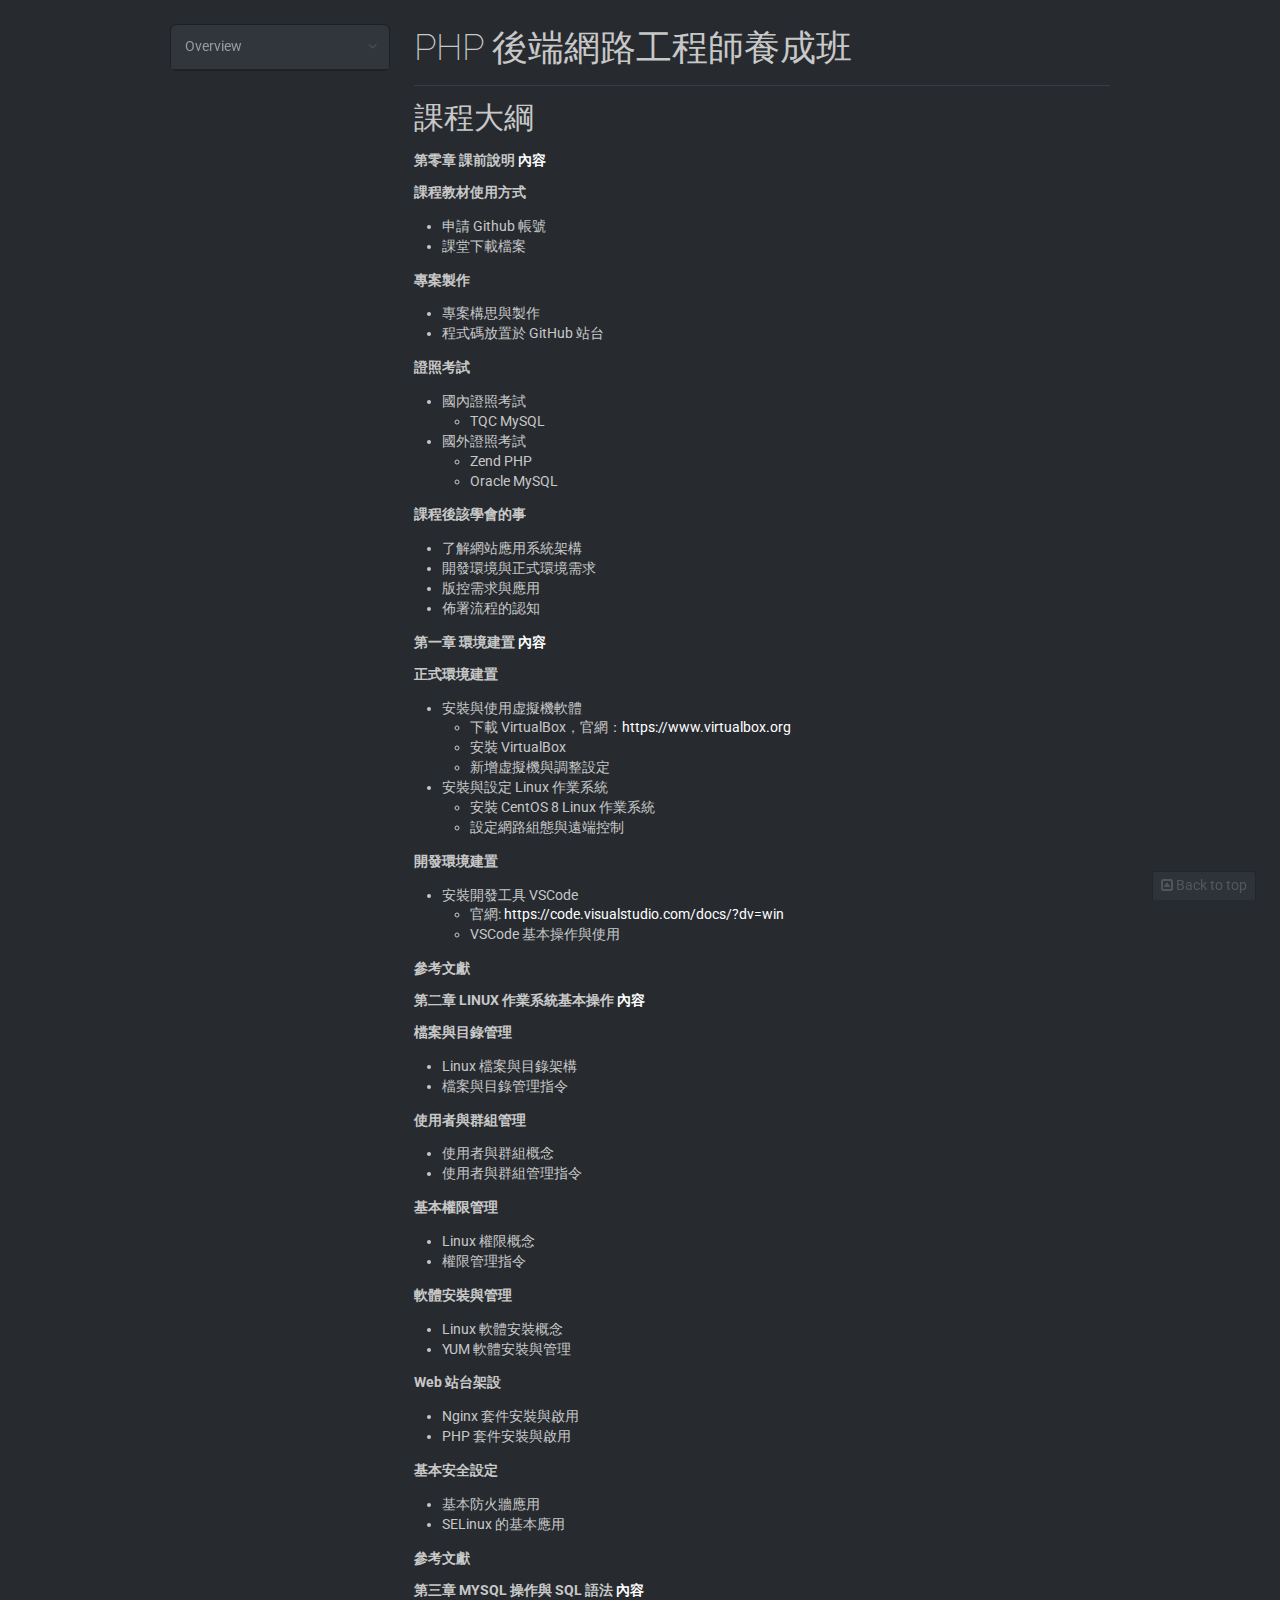
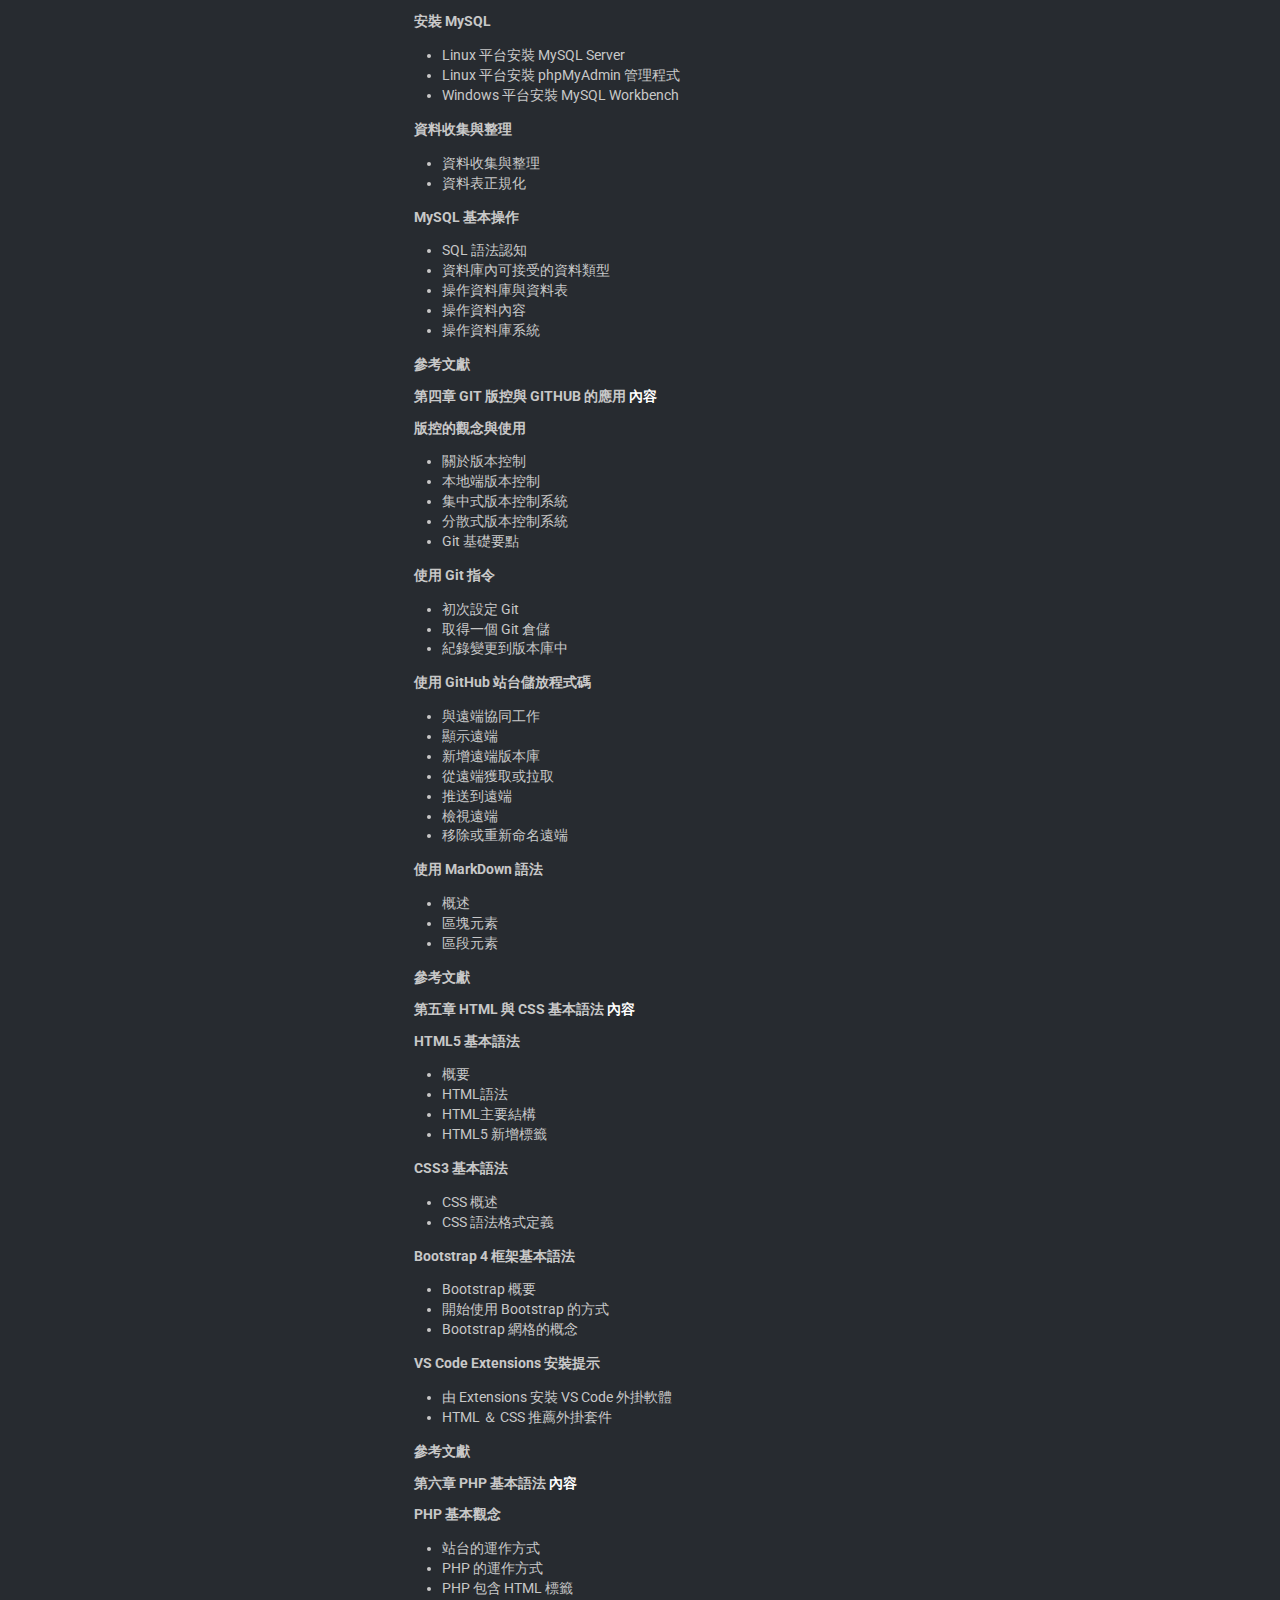
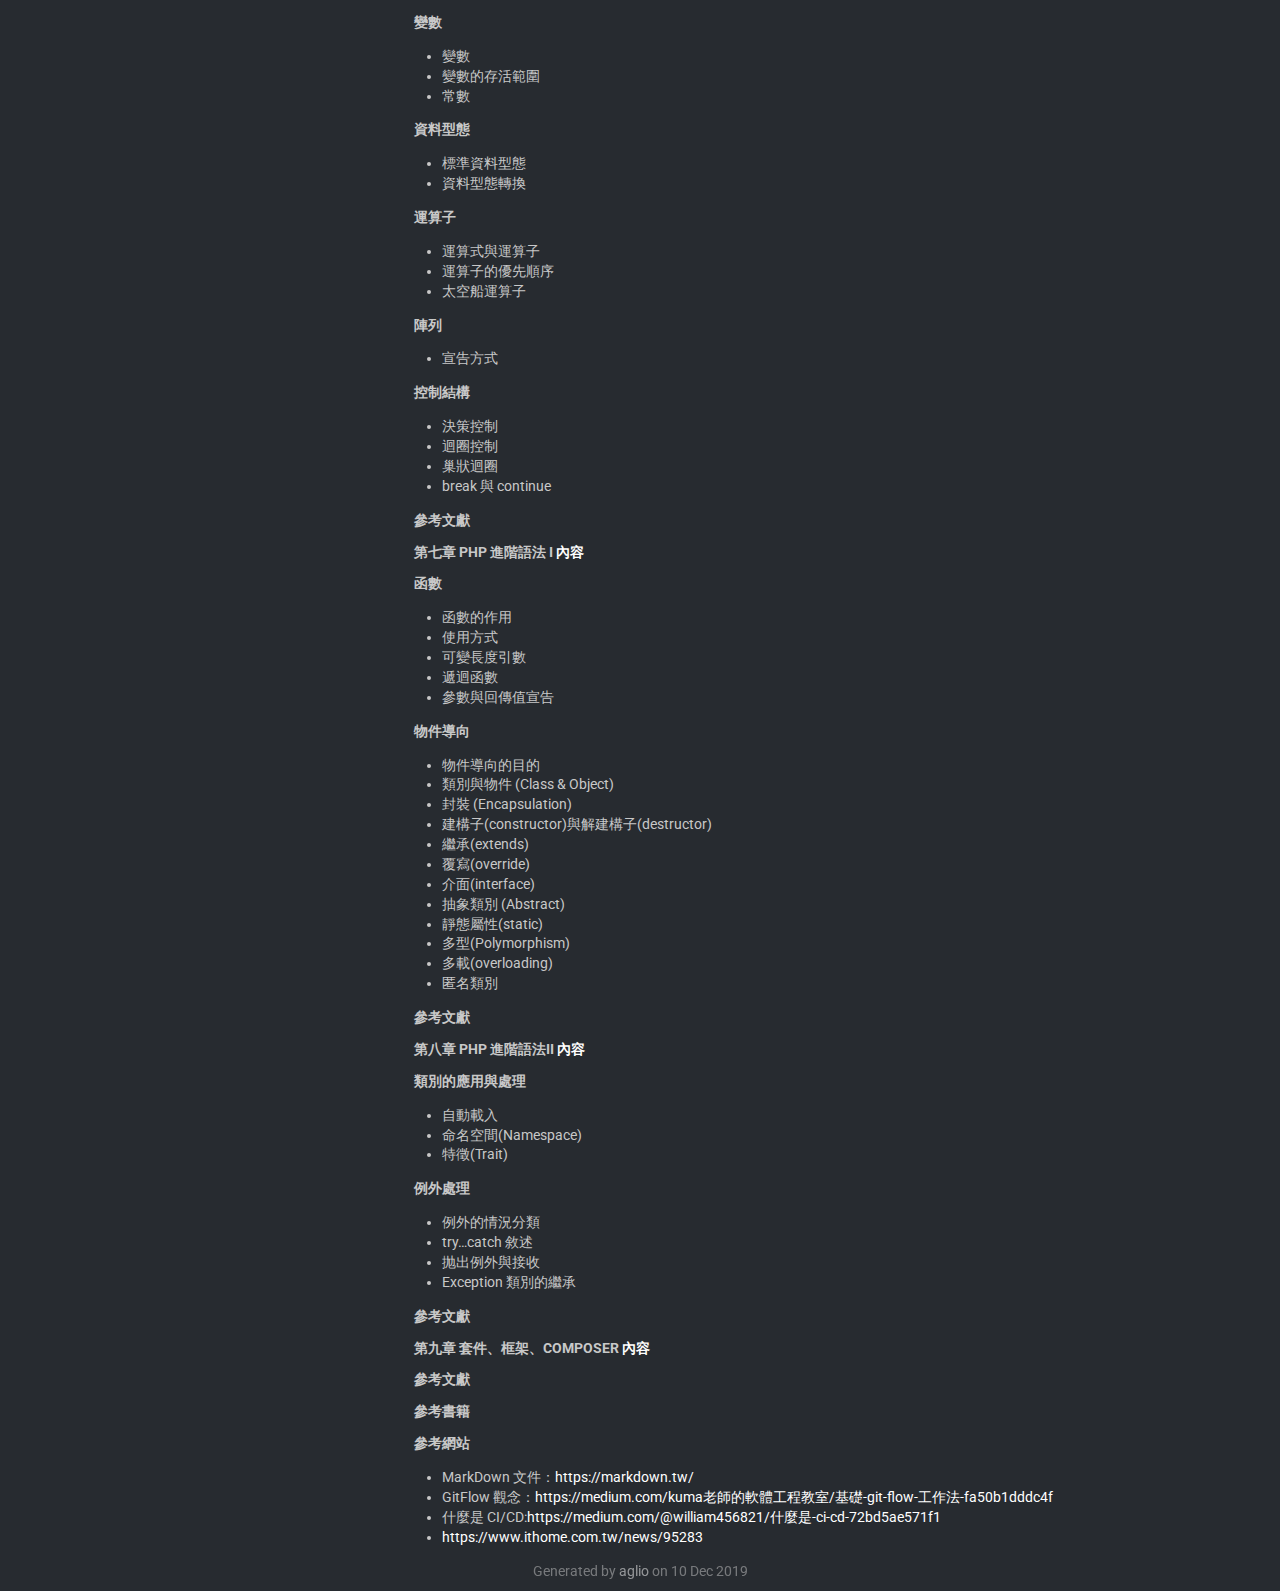
<file: index.html>
<!DOCTYPE html><html><head><meta charset="utf-8"><title>PHP 後端網路工程師養成班</title><link rel="stylesheet" href="https://maxcdn.bootstrapcdn.com/font-awesome/4.3.0/css/font-awesome.min.css"><style>@import url('https://fonts.googleapis.com/css?family=Roboto:400,700|Inconsolata|Raleway:200');.hljs-comment,.hljs-title{color:#8e908c}.hljs-variable,.hljs-attribute,.hljs-tag,.hljs-regexp,.ruby .hljs-constant,.xml .hljs-tag .hljs-title,.xml .hljs-pi,.xml .hljs-doctype,.html .hljs-doctype,.css .hljs-id,.css .hljs-class,.css .hljs-pseudo{color:#c82829}.hljs-number,.hljs-preprocessor,.hljs-pragma,.hljs-built_in,.hljs-literal,.hljs-params,.hljs-constant{color:#f5871f}.ruby .hljs-class .hljs-title,.css .hljs-rules .hljs-attribute{color:#eab700}.hljs-string,.hljs-value,.hljs-inheritance,.hljs-header,.ruby .hljs-symbol,.xml .hljs-cdata{color:#718c00}.css .hljs-hexcolor{color:#3e999f}.hljs-function,.python .hljs-decorator,.python .hljs-title,.ruby .hljs-function .hljs-title,.ruby .hljs-title .hljs-keyword,.perl .hljs-sub,.javascript .hljs-title,.coffeescript .hljs-title{color:#4271ae}.hljs-keyword,.javascript .hljs-function{color:#8959a8}.hljs{display:block;background:white;color:#4d4d4c;padding:.5em}.coffeescript .javascript,.javascript .xml,.tex .hljs-formula,.xml .javascript,.xml .vbscript,.xml .css,.xml .hljs-cdata{opacity:.5}.right .hljs-comment{color:#969896}.right .css .hljs-class,.right .css .hljs-id,.right .css .hljs-pseudo,.right .hljs-attribute,.right .hljs-regexp,.right .hljs-tag,.right .hljs-variable,.right .html .hljs-doctype,.right .ruby .hljs-constant,.right .xml .hljs-doctype,.right .xml .hljs-pi,.right .xml .hljs-tag .hljs-title{color:#c66}.right .hljs-built_in,.right .hljs-constant,.right .hljs-literal,.right .hljs-number,.right .hljs-params,.right .hljs-pragma,.right .hljs-preprocessor{color:#de935f}.right .css .hljs-rule .hljs-attribute,.right .ruby .hljs-class .hljs-title{color:#f0c674}.right .hljs-header,.right .hljs-inheritance,.right .hljs-name,.right .hljs-string,.right .hljs-value,.right .ruby .hljs-symbol,.right .xml .hljs-cdata{color:#b5bd68}.right .css .hljs-hexcolor,.right .hljs-title{color:#8abeb7}.right .coffeescript .hljs-title,.right .hljs-function,.right .javascript .hljs-title,.right .perl .hljs-sub,.right .python .hljs-decorator,.right .python .hljs-title,.right .ruby .hljs-function .hljs-title,.right .ruby .hljs-title .hljs-keyword{color:#81a2be}.right .hljs-keyword,.right .javascript .hljs-function{color:#b294bb}.right .hljs{display:block;overflow-x:auto;background:#1d1f21;color:#c5c8c6;padding:.5em;-webkit-text-size-adjust:none}.right .coffeescript .javascript,.right .javascript .xml,.right .tex .hljs-formula,.right .xml .css,.right .xml .hljs-cdata,.right .xml .javascript,.right .xml .vbscript{opacity:.5}.hljs-comment,.hljs-quote{color:#9e8f9e}.hljs-attribute,.hljs-link,.hljs-name,.hljs-regexp,.hljs-selector-class,.hljs-selector-id,.hljs-tag,.hljs-template-variable,.hljs-variable{color:#ca402b}.hljs-built_in,.hljs-literal,.hljs-meta,.hljs-number,.hljs-params,.hljs-type{color:#a65926}.hljs-bullet,.hljs-string,.hljs-symbol{color:#918b3b}.hljs-section,.hljs-title{color:#516aec}.hljs-keyword,.hljs-selector-tag{color:#7b59c0}.hljs{display:block;overflow-x:auto;background:#1b181b;color:#ab9bab;padding:.5em}.hljs-emphasis{font-style:italic}.hljs-strong{font-weight:700}.right .hljs-comment,.right .hljs-quote{color:#776977}.right .hljs-attribute,.right .hljs-link,.right .hljs-name,.right .hljs-regexp,.right .hljs-selector-class,.right .hljs-selector-id,.right .hljs-tag,.right .hljs-template-variable,.right .hljs-variable{color:#ca402b}.right .hljs-built_in,.right .hljs-literal,.right .hljs-meta,.right .hljs-number,.right .hljs-params,.right .hljs-type{color:#a65926}.right .hljs-bullet,.right .hljs-string,.right .hljs-symbol{color:#918b3b}.right .hljs-section,.right .hljs-title{color:#516aec}.right .hljs-keyword,.right .hljs-selector-tag{color:#7b59c0}.right .hljs{display:block;overflow-x:auto;background:#f7f3f7;color:#695d69;padding:.5em}.right .hljs-emphasis{font-style:italic}.right .hljs-strong{font-weight:700}body{color:#c8c8c8;background:#272b30;font:400 14px / 1.42 'Roboto',Helvetica,sans-serif}header{border-bottom:1px solid #373d44;margin-bottom:12px}h1,h2,h3,h4,h5{color:#c8c8c8;margin:12px 0}h1 .permalink,h2 .permalink,h3 .permalink,h4 .permalink,h5 .permalink{margin-left:0;opacity:0;transition:opacity .25s ease}h1:hover .permalink,h2:hover .permalink,h3:hover .permalink,h4:hover .permalink,h5:hover .permalink{opacity:1}.triple h1 .permalink,.triple h2 .permalink,.triple h3 .permalink,.triple h4 .permalink,.triple h5 .permalink{opacity:.15}.triple h1:hover .permalink,.triple h2:hover .permalink,.triple h3:hover .permalink,.triple h4:hover .permalink,.triple h5:hover .permalink{opacity:.15}h1{font:200 36px 'Raleway',Helvetica,sans-serif;font-size:36px}h2{font:200 36px 'Raleway',Helvetica,sans-serif;font-size:30px}h3{font-size:100%;text-transform:uppercase}h5{font-size:100%;font-weight:normal}p{margin:0 0 10px}p.choices{line-height:1.6}a{color:white;text-decoration:none}li p{margin:0}hr.split{border:0;height:1px;width:100%;padding-left:6px;margin:12px auto;background-image:linear-gradient(to right, rgba(200,200,200,0) 20%, rgba(200,200,200,0.2) 51.4%, rgba(39,43,48,0.2) 51.4%, rgba(39,43,48,0) 80%)}dl dt{float:left;width:130px;clear:left;text-align:right;overflow:hidden;text-overflow:ellipsis;white-space:nowrap;font-weight:700}dl dd{margin-left:150px}blockquote{color:rgba(200,200,200,0.5);font-size:15.5px;padding:10px 20px;margin:12px 0;border-left:5px solid #2b3237}blockquote p:last-child{margin-bottom:0}pre{background-color:#202529;padding:12px;border:1px solid #424c54;border-radius:6px;overflow:auto}pre code{color:#c8c8c8;background-color:transparent;padding:0;border:none}code{color:#ddd;background-color:#373b40;font:'Inconsolata',monospace;padding:1px 4px;border:1px solid #424c54;border-radius:3px}ul,ol{padding-left:2em}table{border-collapse:collapse;border-spacing:0;margin-bottom:12px}table tr:nth-child(2n){background-color:#22262a}table th,table td{padding:6px 12px;border:1px solid #101214}.text-muted{opacity:.5}.note,.warning{padding:.3em 1em;margin:1em 0;border-radius:2px;font-size:90%}.note h1,.warning h1,.note h2,.warning h2,.note h3,.warning h3,.note h4,.warning h4,.note h5,.warning h5,.note h6,.warning h6{font-family:200 36px 'Raleway',Helvetica,sans-serif;font-size:135%;font-weight:500}.note p,.warning p{margin:.5em 0}.note{color:#c8c8c8;background-color:#2b373e;border-left:4px solid #5bc0de}.note h1,.note h2,.note h3,.note h4,.note h5,.note h6{color:#5bc0de}.warning{color:#c8c8c8;background-color:#352b30;border-left:4px solid #e9322d}.warning h1,.warning h2,.warning h3,.warning h4,.warning h5,.warning h6{color:#e9322d}header{margin-top:24px}nav{position:fixed;top:24px;bottom:0;overflow-y:auto}nav .resource-group{padding:0}nav .resource-group .heading{position:relative}nav .resource-group .heading .chevron{position:absolute;top:12px;right:12px;opacity:.5}nav .resource-group .heading a{display:block;color:#c8c8c8;opacity:.7;border-left:2px solid transparent;margin:0}nav .resource-group .heading a:hover{text-decoration:none;background-color:bad-color;border-left:2px solid #c8c8c8}nav ul{list-style-type:none;padding-left:0}nav ul a{display:block;font-size:13px;color:rgba(200,200,200,0.7);padding:8px 12px;border-top:1px solid #202020;border-left:2px solid transparent;overflow:hidden;text-overflow:ellipsis;white-space:nowrap}nav ul a:hover{text-decoration:none;background-color:bad-color;border-left:2px solid #c8c8c8}nav ul>li{margin:0}nav ul>li:first-child{margin-top:-12px}nav ul>li:last-child{margin-bottom:-12px}nav ul ul a{padding-left:24px}nav ul ul li{margin:0}nav ul ul li:first-child{margin-top:0}nav ul ul li:last-child{margin-bottom:0}nav>div>div>ul>li:first-child>a{border-top:none}.preload *{transition:none !important}.pull-left{float:left}.pull-right{float:right}.badge{display:inline-block;float:right;min-width:10px;min-height:14px;padding:3px 7px;font-size:12px;color:#fff;background-color:#373d44;border-radius:10px;margin:-2px 0}.badge.get{color:white;background-color:#5bc0de}.badge.head{color:white;background-color:#5bc0de}.badge.options{color:white;background-color:#5bc0de}.badge.put{color:white;background-color:#f89406}.badge.patch{color:white;background-color:#f89406}.badge.post{color:white;background-color:#62c462}.badge.delete{color:white;background-color:#ee5f5b}.collapse-button{float:right}.collapse-button .close{display:none;color:white;cursor:pointer}.collapse-button .open{color:white;cursor:pointer}.collapse-button.show .close{display:inline}.collapse-button.show .open{display:none}.collapse-content{max-height:0;overflow:hidden;transition:max-height .3s ease-in-out}nav{width:220px}.container{max-width:940px;margin-left:auto;margin-right:auto}.container .row .content{margin-left:244px;width:696px}.container .row:after{content:'';display:block;clear:both}.container-fluid nav{width:22%}.container-fluid .row .content{margin-left:24%}.container-fluid.triple nav{width:16.5%;padding-right:1px}.container-fluid.triple .row .content{position:relative;margin-left:16.5%;padding-left:24px}.middle:before,.middle:after{content:'';display:table}.middle:after{clear:both}.middle{box-sizing:border-box;width:51.5%;padding-right:12px}.right{box-sizing:border-box;float:right;width:48.5%;padding-left:12px}.right a{color:#666}.right h1,.right h2,.right h3,.right h4,.right h5,.right p,.right div{color:#272b30}.right pre{background-color:#f7f6f5;border:1px solid #f7f6f5}.right pre code{color:#333}.right .description{margin-top:12px}.triple .resource-heading{font-size:125%}.definition{margin-top:12px;margin-bottom:12px}.definition .method{font-weight:bold}.definition .method.get{color:#2e98b8}.definition .method.head{color:#2e98b8}.definition .method.options{color:#2e98b8}.definition .method.post{color:#2eb82e}.definition .method.put{color:#b87f2e}.definition .method.patch{color:#b87f2e}.definition .method.delete{color:#b8322e}.definition .uri{word-break:break-all;word-wrap:break-word}.definition .hostname{opacity:.5}.example-names{background-color:#eee;padding:12px;border-radius:6px}.example-names .tab-button{cursor:pointer;color:#c8c8c8;border:1px solid #ddd;padding:6px;margin-left:12px}.example-names .tab-button.active{background-color:#d5d5d5}.right .example-names{background-color:#adaaa6}.right .example-names .tab-button{color:#272b30;border:1px solid #d8d4cf;border-radius:6px}.right .example-names .tab-button.active{background-color:#95918b}#nav-background{position:fixed;left:0;top:0;bottom:0;width:16.5%;padding-right:14.4px;background-color:#272b30;border-right:1px solid #272b30;z-index:-1}#right-panel-background{position:absolute;right:-12px;top:-12px;bottom:-12px;width:48.6%;background-color:#d8d4cf;z-index:-1}@media (max-width:1200px){nav{width:198px}.container{max-width:840px}.container .row .content{margin-left:224px;width:606px}}@media (max-width:992px){nav{width:169.4px}.container{max-width:720px}.container .row .content{margin-left:194px;width:526px}}@media (max-width:768px){nav{display:none}.container{width:95%;max-width:none}.container .row .content,.container-fluid .row .content,.container-fluid.triple .row .content{margin-left:auto;margin-right:auto;width:95%}#nav-background{display:none}#right-panel-background{width:48.6%}}.back-to-top{position:fixed;z-index:1;bottom:0;right:24px;padding:4px 8px;color:rgba(200,200,200,0.5);background-color:#373d44;text-decoration:none !important;border-top:1px solid #202020;border-left:1px solid #202020;border-right:1px solid #202020;border-top-left-radius:3px;border-top-right-radius:3px}.resource-group{padding:12px;margin-bottom:12px;background-color:#272b30;border:1px solid #202020;border-radius:6px}.resource-group h2.group-heading,.resource-group .heading a{padding:12px;margin:-12px -12px 12px -12px;background-color:#373d44;border-bottom:1px solid #202020;border-top-left-radius:6px;border-top-right-radius:6px;white-space:nowrap;text-overflow:ellipsis;overflow:hidden}.triple .content .resource-group{padding:0;border:none}.triple .content .resource-group h2.group-heading,.triple .content .resource-group .heading a{margin:0 0 12px 0;border:1px solid #202020}nav .resource-group .heading a{padding:12px;margin-bottom:0}nav .resource-group .collapse-content{padding:0}.action{margin-bottom:12px;padding:12px 12px 0 12px;overflow:hidden;border:1px solid transparent;border-radius:6px}.action h4.action-heading{padding:6px 12px;margin:-12px -12px 12px -12px;border-bottom:1px solid transparent;border-top-left-radius:6px;border-top-right-radius:6px;overflow:hidden}.action h4.action-heading .name{float:right;font-weight:normal;padding:6px 0}.action h4.action-heading .method{padding:6px 12px;margin-right:12px;border-radius:3px;display:inline-block}.action h4.action-heading .method.get{color:#fff;background-color:#2390b0}.action h4.action-heading .method.head{color:#fff;background-color:#2390b0}.action h4.action-heading .method.options{color:#fff;background-color:#2390b0}.action h4.action-heading .method.put{color:#fff;background-color:#945904}.action h4.action-heading .method.patch{color:#fff;background-color:#945904}.action h4.action-heading .method.post{color:#fff;background-color:#348c34}.action h4.action-heading .method.delete{color:#fff;background-color:#ce1a15}.action h4.action-heading code{color:black;background-color:rgba(255,255,255,0.7);border-color:transparent;font-weight:normal;word-break:break-all;display:inline-block;margin-top:2px}.action dl.inner{padding-bottom:2px}.action .title{border-bottom:1px solid #272b30;margin:0 -12px -1px -12px;padding:12px}.action.get{border-color:#202020}.action.get h4.action-heading{color:#2390b0;background:#5bc0de;border-bottom-color:#202020}.action.head{border-color:#202020}.action.head h4.action-heading{color:#2390b0;background:#5bc0de;border-bottom-color:#202020}.action.options{border-color:#202020}.action.options h4.action-heading{color:#2390b0;background:#5bc0de;border-bottom-color:#202020}.action.post{border-color:#202020}.action.post h4.action-heading{color:#348c34;background:#62c462;border-bottom-color:#202020}.action.put{border-color:#202020}.action.put h4.action-heading{color:#945904;background:#f89406;border-bottom-color:#202020}.action.patch{border-color:#202020}.action.patch h4.action-heading{color:#945904;background:#f89406;border-bottom-color:#202020}.action.delete{border-color:#202020}.action.delete h4.action-heading{color:#ce1a15;background:#ee5f5b;border-bottom-color:#202020}</style></head><body class="preload"><a href="#top" class="text-muted back-to-top"><i class="fa fa-toggle-up"></i>&nbsp;Back to top</a><div class="container"><div class="row"><nav><div class="resource-group"><div class="heading"><div class="chevron"><i class="open fa fa-angle-down"></i></div><a href="#top">Overview</a></div><div class="collapse-content"><ul><li><a href="#header-課程大綱">課程大綱</a></li><li><a href="#header-第零章-課前說明-內容">第零章 課前說明 內容</a></li><li><a href="#header-課程教材使用方式">課程教材使用方式</a></li><li><a href="#header-專案製作">專案製作</a></li><li><a href="#header-證照考試">證照考試</a></li><li><a href="#header-課程後該學會的事">課程後該學會的事</a></li><li><a href="#header-第一章-環境建置-內容">第一章 環境建置 內容</a></li><li><a href="#header-正式環境建置">正式環境建置</a></li><li><a href="#header-開發環境建置">開發環境建置</a></li><li><a href="#header-參考文獻">參考文獻</a></li><li><a href="#header-第二章-linux-作業系統基本操作-內容">第二章 Linux 作業系統基本操作 內容</a></li><li><a href="#header-檔案與目錄管理">檔案與目錄管理</a></li><li><a href="#header-使用者與群組管理">使用者與群組管理</a></li><li><a href="#header-基本權限管理">基本權限管理</a></li><li><a href="#header-軟體安裝與管理">軟體安裝與管理</a></li><li><a href="#header-web-站台架設">Web 站台架設</a></li><li><a href="#header-基本安全設定">基本安全設定</a></li><li><a href="#header-參考文獻-1">參考文獻</a></li><li><a href="#header-第三章-mysql-操作與-sql-語法-內容">第三章 MySQL 操作與 SQL 語法 內容</a></li><li><a href="#header-安裝-mysql">安裝 MySQL</a></li><li><a href="#header-資料收集與整理">資料收集與整理</a></li><li><a href="#header-mysql-基本操作">MySQL 基本操作</a></li><li><a href="#header-參考文獻-2">參考文獻</a></li><li><a href="#header-第四章-git-版控與-github-的應用-內容">第四章 Git 版控與 GitHub 的應用 內容</a></li><li><a href="#header-版控的觀念與使用">版控的觀念與使用</a></li><li><a href="#header-使用-git-指令">使用 Git 指令</a></li><li><a href="#header-使用-github-站台儲放程式碼">使用 GitHub 站台儲放程式碼</a></li><li><a href="#header-使用-markdown-語法">使用 MarkDown 語法</a></li><li><a href="#header-參考文獻-3">參考文獻</a></li><li><a href="#header-第五章-html-與-css-基本語法-內容">第五章 HTML 與 CSS 基本語法 內容</a></li><li><a href="#header-html5-基本語法">HTML5 基本語法</a></li><li><a href="#header-css3-基本語法">CSS3 基本語法</a></li><li><a href="#header-bootstrap-4-框架基本語法">Bootstrap 4 框架基本語法</a></li><li><a href="#header-vs-code-extensions-安裝提示">VS Code Extensions 安裝提示</a></li><li><a href="#header-參考文獻-4">參考文獻</a></li><li><a href="#header-第六章-php-基本語法-內容">第六章 PHP 基本語法 內容</a></li><li><a href="#header-php-基本觀念">PHP 基本觀念</a></li><li><a href="#header-變數">變數</a></li><li><a href="#header-資料型態">資料型態</a></li><li><a href="#header-運算子">運算子</a></li><li><a href="#header-陣列">陣列</a></li><li><a href="#header-控制結構">控制結構</a></li><li><a href="#header-參考文獻-5">參考文獻</a></li><li><a href="#header-第七章-php-進階語法-i-內容">第七章 PHP 進階語法 I 內容</a></li><li><a href="#header-函數">函數</a></li><li><a href="#header-物件導向">物件導向</a></li><li><a href="#header-參考文獻-6">參考文獻</a></li><li><a href="#header-第八章-php-進階語法ii-內容">第八章 PHP 進階語法II 內容</a></li><li><a href="#header-類別的應用與處理">類別的應用與處理</a></li><li><a href="#header-例外處理">例外處理</a></li><li><a href="#header-參考文獻-7">參考文獻</a></li><li><a href="#header-第九章-套件、框架、composer-內容">第九章 套件、框架、Composer 內容</a></li><li><a href="#header-參考文獻-8">參考文獻</a></li><li><a href="#header-參考書籍">參考書籍</a></li><li><a href="#header-參考網站">參考網站</a></li></ul></div></div></nav><div class="content"><header><h1 id="top">PHP 後端網路工程師養成班</h1></header><h2 id="header-課程大綱">課程大綱 <a class="permalink" href="#header-課程大綱" aria-hidden="true">¶</a></h2>
<h3 id="header-第零章-課前說明-內容">第零章 課前說明 <a href="ch0/README.md">內容</a> <a class="permalink" href="#header-第零章-課前說明-內容" aria-hidden="true">¶</a></h3>
<h4 id="header-課程教材使用方式">課程教材使用方式 <a class="permalink" href="#header-課程教材使用方式" aria-hidden="true">¶</a></h4>
<ul>
<li>
<p>申請 Github 帳號</p>
</li>
<li>
<p>課堂下載檔案</p>
</li>
</ul>
<h4 id="header-專案製作">專案製作 <a class="permalink" href="#header-專案製作" aria-hidden="true">¶</a></h4>
<ul>
<li>
<p>專案構思與製作</p>
</li>
<li>
<p>程式碼放置於 GitHub 站台</p>
</li>
</ul>
<h4 id="header-證照考試">證照考試 <a class="permalink" href="#header-證照考試" aria-hidden="true">¶</a></h4>
<ul>
<li>
<p>國內證照考試</p>
<ul>
<li>TQC MySQL</li>
</ul>
</li>
<li>
<p>國外證照考試</p>
<ul>
<li>Zend PHP</li>
<li>Oracle MySQL</li>
</ul>
</li>
</ul>
<h4 id="header-課程後該學會的事">課程後該學會的事 <a class="permalink" href="#header-課程後該學會的事" aria-hidden="true">¶</a></h4>
<ul>
<li>
<p>了解網站應用系統架構</p>
</li>
<li>
<p>開發環境與正式環境需求</p>
</li>
<li>
<p>版控需求與應用</p>
</li>
<li>
<p>佈署流程的認知</p>
</li>
</ul>
<h3 id="header-第一章-環境建置-內容">第一章 環境建置 <a href="ch1/README.md">內容</a> <a class="permalink" href="#header-第一章-環境建置-內容" aria-hidden="true">¶</a></h3>
<h4 id="header-正式環境建置">正式環境建置 <a class="permalink" href="#header-正式環境建置" aria-hidden="true">¶</a></h4>
<ul>
<li>
<p>安裝與使用虚擬機軟體</p>
<ul>
<li>下載 VirtualBox，官網：<a href="https://www.virtualbox.org">https://www.virtualbox.org</a></li>
<li>安裝 VirtualBox</li>
<li>新增虚擬機與調整設定</li>
</ul>
</li>
<li>
<p>安裝與設定 Linux 作業系統</p>
<ul>
<li>安裝 CentOS 8 Linux 作業系統</li>
<li>設定網路組態與遠端控制</li>
</ul>
</li>
</ul>
<h4 id="header-開發環境建置">開發環境建置 <a class="permalink" href="#header-開發環境建置" aria-hidden="true">¶</a></h4>
<ul>
<li>安裝開發工具 VSCode
<ul>
<li>官網: <a href="https://code.visualstudio.com/docs/?dv=win">https://code.visualstudio.com/docs/?dv=win</a></li>
<li>VSCode 基本操作與使用</li>
</ul>
</li>
</ul>
<h4 id="header-參考文獻">參考文獻 <a class="permalink" href="#header-參考文獻" aria-hidden="true">¶</a></h4>
<h3 id="header-第二章-linux-作業系統基本操作-內容">第二章 Linux 作業系統基本操作 <a href="ch2/README.md">內容</a> <a class="permalink" href="#header-第二章-linux-作業系統基本操作-內容" aria-hidden="true">¶</a></h3>
<h4 id="header-檔案與目錄管理">檔案與目錄管理 <a class="permalink" href="#header-檔案與目錄管理" aria-hidden="true">¶</a></h4>
<ul>
<li>
<p>Linux 檔案與目錄架構</p>
</li>
<li>
<p>檔案與目錄管理指令</p>
</li>
</ul>
<h4 id="header-使用者與群組管理">使用者與群組管理 <a class="permalink" href="#header-使用者與群組管理" aria-hidden="true">¶</a></h4>
<ul>
<li>
<p>使用者與群組概念</p>
</li>
<li>
<p>使用者與群組管理指令</p>
</li>
</ul>
<h4 id="header-基本權限管理">基本權限管理 <a class="permalink" href="#header-基本權限管理" aria-hidden="true">¶</a></h4>
<ul>
<li>
<p>Linux 權限概念</p>
</li>
<li>
<p>權限管理指令</p>
</li>
</ul>
<h4 id="header-軟體安裝與管理">軟體安裝與管理 <a class="permalink" href="#header-軟體安裝與管理" aria-hidden="true">¶</a></h4>
<ul>
<li>
<p>Linux 軟體安裝概念</p>
</li>
<li>
<p>YUM 軟體安裝與管理</p>
</li>
</ul>
<h4 id="header-web-站台架設">Web 站台架設 <a class="permalink" href="#header-web-站台架設" aria-hidden="true">¶</a></h4>
<ul>
<li>
<p>Nginx 套件安裝與啟用</p>
</li>
<li>
<p>PHP 套件安裝與啟用</p>
</li>
</ul>
<h4 id="header-基本安全設定">基本安全設定 <a class="permalink" href="#header-基本安全設定" aria-hidden="true">¶</a></h4>
<ul>
<li>
<p>基本防火牆應用</p>
</li>
<li>
<p>SELinux 的基本應用</p>
</li>
</ul>
<h4 id="header-參考文獻-1">參考文獻 <a class="permalink" href="#header-參考文獻-1" aria-hidden="true">¶</a></h4>
<h3 id="header-第三章-mysql-操作與-sql-語法-內容">第三章 MySQL 操作與 SQL 語法 <a href="ch3/README.md">內容</a> <a class="permalink" href="#header-第三章-mysql-操作與-sql-語法-內容" aria-hidden="true">¶</a></h3>
<h4 id="header-安裝-mysql">安裝 MySQL <a class="permalink" href="#header-安裝-mysql" aria-hidden="true">¶</a></h4>
<ul>
<li>
<p>Linux 平台安裝 MySQL Server</p>
</li>
<li>
<p>Linux 平台安裝 phpMyAdmin 管理程式</p>
</li>
<li>
<p>Windows 平台安裝 MySQL Workbench</p>
</li>
</ul>
<h4 id="header-資料收集與整理">資料收集與整理 <a class="permalink" href="#header-資料收集與整理" aria-hidden="true">¶</a></h4>
<ul>
<li>
<p>資料收集與整理</p>
</li>
<li>
<p>資料表正規化</p>
</li>
</ul>
<h4 id="header-mysql-基本操作">MySQL 基本操作 <a class="permalink" href="#header-mysql-基本操作" aria-hidden="true">¶</a></h4>
<ul>
<li>
<p>SQL 語法認知</p>
</li>
<li>
<p>資料庫內可接受的資料類型</p>
</li>
<li>
<p>操作資料庫與資料表</p>
</li>
<li>
<p>操作資料內容</p>
</li>
<li>
<p>操作資料庫系統</p>
</li>
</ul>
<h4 id="header-參考文獻-2">參考文獻 <a class="permalink" href="#header-參考文獻-2" aria-hidden="true">¶</a></h4>
<h3 id="header-第四章-git-版控與-github-的應用-內容">第四章 Git 版控與 GitHub 的應用 <a href="ch4/README.md">內容</a> <a class="permalink" href="#header-第四章-git-版控與-github-的應用-內容" aria-hidden="true">¶</a></h3>
<h4 id="header-版控的觀念與使用">版控的觀念與使用 <a class="permalink" href="#header-版控的觀念與使用" aria-hidden="true">¶</a></h4>
<ul>
<li>
<p>關於版本控制</p>
</li>
<li>
<p>本地端版本控制</p>
</li>
<li>
<p>集中式版本控制系統</p>
</li>
<li>
<p>分散式版本控制系統</p>
</li>
<li>
<p>Git 基礎要點</p>
</li>
</ul>
<h4 id="header-使用-git-指令">使用 Git 指令 <a class="permalink" href="#header-使用-git-指令" aria-hidden="true">¶</a></h4>
<ul>
<li>
<p>初次設定 Git</p>
</li>
<li>
<p>取得一個 Git 倉儲</p>
</li>
<li>
<p>紀錄變更到版本庫中</p>
</li>
</ul>
<h4 id="header-使用-github-站台儲放程式碼">使用 GitHub 站台儲放程式碼 <a class="permalink" href="#header-使用-github-站台儲放程式碼" aria-hidden="true">¶</a></h4>
<ul>
<li>
<p>與遠端協同工作</p>
</li>
<li>
<p>顯示遠端</p>
</li>
<li>
<p>新增遠端版本庫</p>
</li>
<li>
<p>從遠端獲取或拉取</p>
</li>
<li>
<p>推送到遠端</p>
</li>
<li>
<p>檢視遠端</p>
</li>
<li>
<p>移除或重新命名遠端</p>
</li>
</ul>
<h4 id="header-使用-markdown-語法">使用 MarkDown 語法 <a class="permalink" href="#header-使用-markdown-語法" aria-hidden="true">¶</a></h4>
<ul>
<li>
<p>概述</p>
</li>
<li>
<p>區塊元素</p>
</li>
<li>
<p>區段元素</p>
</li>
</ul>
<h4 id="header-參考文獻-3">參考文獻 <a class="permalink" href="#header-參考文獻-3" aria-hidden="true">¶</a></h4>
<h3 id="header-第五章-html-與-css-基本語法-內容">第五章 HTML 與 CSS 基本語法 <a href="ch5/README.md">內容</a> <a class="permalink" href="#header-第五章-html-與-css-基本語法-內容" aria-hidden="true">¶</a></h3>
<h4 id="header-html5-基本語法">HTML5 基本語法 <a class="permalink" href="#header-html5-基本語法" aria-hidden="true">¶</a></h4>
<ul>
<li>
<p>概要</p>
</li>
<li>
<p>HTML語法</p>
</li>
<li>
<p>HTML主要結構</p>
</li>
<li>
<p>HTML5 新增標籤</p>
</li>
</ul>
<h4 id="header-css3-基本語法">CSS3 基本語法 <a class="permalink" href="#header-css3-基本語法" aria-hidden="true">¶</a></h4>
<ul>
<li>
<p>CSS 概述</p>
</li>
<li>
<p>CSS 語法格式定義</p>
</li>
</ul>
<h4 id="header-bootstrap-4-框架基本語法">Bootstrap 4 框架基本語法 <a class="permalink" href="#header-bootstrap-4-框架基本語法" aria-hidden="true">¶</a></h4>
<ul>
<li>
<p>Bootstrap 概要</p>
</li>
<li>
<p>開始使用 Bootstrap 的方式</p>
</li>
<li>
<p>Bootstrap 網格的概念</p>
</li>
</ul>
<h4 id="header-vs-code-extensions-安裝提示">VS Code Extensions 安裝提示 <a class="permalink" href="#header-vs-code-extensions-安裝提示" aria-hidden="true">¶</a></h4>
<ul>
<li>
<p>由 Extensions 安裝 VS Code 外掛軟體</p>
</li>
<li>
<p>HTML ＆ CSS 推薦外掛套件</p>
</li>
</ul>
<h4 id="header-參考文獻-4">參考文獻 <a class="permalink" href="#header-參考文獻-4" aria-hidden="true">¶</a></h4>
<h3 id="header-第六章-php-基本語法-內容">第六章 PHP 基本語法 <a href="ch6/README.md">內容</a> <a class="permalink" href="#header-第六章-php-基本語法-內容" aria-hidden="true">¶</a></h3>
<h4 id="header-php-基本觀念">PHP 基本觀念 <a class="permalink" href="#header-php-基本觀念" aria-hidden="true">¶</a></h4>
<ul>
<li>
<p>站台的運作方式</p>
</li>
<li>
<p>PHP 的運作方式</p>
</li>
<li>
<p>PHP 包含 HTML 標籤</p>
</li>
</ul>
<h4 id="header-變數">變數 <a class="permalink" href="#header-變數" aria-hidden="true">¶</a></h4>
<ul>
<li>
<p>變數</p>
</li>
<li>
<p>變數的存活範圍</p>
</li>
<li>
<p>常數</p>
</li>
</ul>
<h4 id="header-資料型態">資料型態 <a class="permalink" href="#header-資料型態" aria-hidden="true">¶</a></h4>
<ul>
<li>
<p>標準資料型態</p>
</li>
<li>
<p>資料型態轉換</p>
</li>
</ul>
<h4 id="header-運算子">運算子 <a class="permalink" href="#header-運算子" aria-hidden="true">¶</a></h4>
<ul>
<li>
<p>運算式與運算子</p>
</li>
<li>
<p>運算子的優先順序</p>
</li>
<li>
<p>太空船運算子</p>
</li>
</ul>
<h4 id="header-陣列">陣列 <a class="permalink" href="#header-陣列" aria-hidden="true">¶</a></h4>
<ul>
<li>宣告方式</li>
</ul>
<h4 id="header-控制結構">控制結構 <a class="permalink" href="#header-控制結構" aria-hidden="true">¶</a></h4>
<ul>
<li>
<p>決策控制</p>
</li>
<li>
<p>迴圈控制</p>
</li>
<li>
<p>巢狀迴圈</p>
</li>
<li>
<p>break 與 continue</p>
</li>
</ul>
<h4 id="header-參考文獻-5">參考文獻 <a class="permalink" href="#header-參考文獻-5" aria-hidden="true">¶</a></h4>
<h3 id="header-第七章-php-進階語法-i-內容">第七章 PHP 進階語法 I <a href="ch7/README.md">內容</a> <a class="permalink" href="#header-第七章-php-進階語法-i-內容" aria-hidden="true">¶</a></h3>
<h4 id="header-函數">函數 <a class="permalink" href="#header-函數" aria-hidden="true">¶</a></h4>
<ul>
<li>
<p>函數的作用</p>
</li>
<li>
<p>使用方式</p>
</li>
<li>
<p>可變長度引數</p>
</li>
<li>
<p>遞迴函數</p>
</li>
<li>
<p>參數與回傳值宣告</p>
</li>
</ul>
<h4 id="header-物件導向">物件導向 <a class="permalink" href="#header-物件導向" aria-hidden="true">¶</a></h4>
<ul>
<li>
<p>物件導向的目的</p>
</li>
<li>
<p>類別與物件 (Class &amp; Object)</p>
</li>
<li>
<p>封裝 (Encapsulation)</p>
</li>
<li>
<p>建構子(constructor)與解建構子(destructor)</p>
</li>
<li>
<p>繼承(extends)</p>
</li>
<li>
<p>覆寫(override)</p>
</li>
<li>
<p>介面(interface)</p>
</li>
<li>
<p>抽象類別 (Abstract)</p>
</li>
<li>
<p>靜態屬性(static)</p>
</li>
<li>
<p>多型(Polymorphism)</p>
</li>
<li>
<p>多載(overloading)</p>
</li>
<li>
<p>匿名類別</p>
</li>
</ul>
<h4 id="header-參考文獻-6">參考文獻 <a class="permalink" href="#header-參考文獻-6" aria-hidden="true">¶</a></h4>
<h3 id="header-第八章-php-進階語法ii-內容">第八章 PHP 進階語法II <a href="ch8/README.md">內容</a> <a class="permalink" href="#header-第八章-php-進階語法ii-內容" aria-hidden="true">¶</a></h3>
<h4 id="header-類別的應用與處理">類別的應用與處理 <a class="permalink" href="#header-類別的應用與處理" aria-hidden="true">¶</a></h4>
<ul>
<li>
<p>自動載入</p>
</li>
<li>
<p>命名空間(Namespace)</p>
</li>
<li>
<p>特徵(Trait)</p>
</li>
</ul>
<h4 id="header-例外處理">例外處理 <a class="permalink" href="#header-例外處理" aria-hidden="true">¶</a></h4>
<ul>
<li>
<p>例外的情況分類</p>
</li>
<li>
<p>try…catch 敘述</p>
</li>
<li>
<p>抛出例外與接收</p>
</li>
<li>
<p>Exception 類別的繼承</p>
</li>
</ul>
<h4 id="header-參考文獻-7">參考文獻 <a class="permalink" href="#header-參考文獻-7" aria-hidden="true">¶</a></h4>
<h3 id="header-第九章-套件、框架、composer-內容">第九章 套件、框架、Composer <a href="ch9/README.md">內容</a> <a class="permalink" href="#header-第九章-套件、框架、composer-內容" aria-hidden="true">¶</a></h3>
<h4 id="header-參考文獻-8">參考文獻 <a class="permalink" href="#header-參考文獻-8" aria-hidden="true">¶</a></h4>
<h4 id="header-參考書籍">參考書籍 <a class="permalink" href="#header-參考書籍" aria-hidden="true">¶</a></h4>
<h4 id="header-參考網站">參考網站 <a class="permalink" href="#header-參考網站" aria-hidden="true">¶</a></h4>
<ul>
<li>
<p>MarkDown 文件：<a href="https://markdown.tw/">https://markdown.tw/</a></p>
</li>
<li>
<p>GitFlow 觀念：<a href="https://medium.com/kuma%E8%80%81%E5%B8%AB%E7%9A%84%E8%BB%9F%E9%AB%94%E5%B7%A5%E7%A8%8B%E6%95%99%E5%AE%A4/%E5%9F%BA%E7%A4%8E-git-flow-%E5%B7%A5%E4%BD%9C%E6%B3%95-fa50b1dddc4f">https://medium.com/kuma老師的軟體工程教室/基礎-git-flow-工作法-fa50b1dddc4f</a></p>
</li>
<li>
<p>什麼是 CI/CD:<a href="https://medium.com/@william456821/%E4%BB%80%E9%BA%BC%E6%98%AF-ci-cd-72bd5ae571f1">https://medium.com/@william456821/什麼是-ci-cd-72bd5ae571f1</a></p>
</li>
<li>
<p><a href="https://www.ithome.com.tw/news/95283">https://www.ithome.com.tw/news/95283</a></p>
</li>
</ul>
</div></div></div><p style="text-align: center;" class="text-muted">Generated by&nbsp;<a href="https://github.com/danielgtaylor/aglio" class="aglio">aglio</a>&nbsp;on 10 Dec 2019</p><script>/* eslint-env browser */
/* eslint quotes: [2, "single"] */
'use strict';

/*
  Determine if a string ends with another string.
*/
function endsWith(str, suffix) {
    return str.indexOf(suffix, str.length - suffix.length) !== -1;
}

/*
  Get a list of direct child elements by class name.
*/
function childrenByClass(element, name) {
  var filtered = [];

  for (var i = 0; i < element.children.length; i++) {
    var child = element.children[i];
    var classNames = child.className.split(' ');
    if (classNames.indexOf(name) !== -1) {
      filtered.push(child);
    }
  }

  return filtered;
}

/*
  Get an array [width, height] of the window.
*/
function getWindowDimensions() {
  var w = window,
      d = document,
      e = d.documentElement,
      g = d.body,
      x = w.innerWidth || e.clientWidth || g.clientWidth,
      y = w.innerHeight || e.clientHeight || g.clientHeight;

  return [x, y];
}

/*
  Collapse or show a request/response example.
*/
function toggleCollapseButton(event) {
    var button = event.target.parentNode;
    var content = button.parentNode.nextSibling;
    var inner = content.children[0];

    if (button.className.indexOf('collapse-button') === -1) {
      // Clicked without hitting the right element?
      return;
    }

    if (content.style.maxHeight && content.style.maxHeight !== '0px') {
        // Currently showing, so let's hide it
        button.className = 'collapse-button';
        content.style.maxHeight = '0px';
    } else {
        // Currently hidden, so let's show it
        button.className = 'collapse-button show';
        content.style.maxHeight = inner.offsetHeight + 12 + 'px';
    }
}

function toggleTabButton(event) {
    var i, index;
    var button = event.target;

    // Get index of the current button.
    var buttons = childrenByClass(button.parentNode, 'tab-button');
    for (i = 0; i < buttons.length; i++) {
        if (buttons[i] === button) {
            index = i;
            button.className = 'tab-button active';
        } else {
            buttons[i].className = 'tab-button';
        }
    }

    // Hide other tabs and show this one.
    var tabs = childrenByClass(button.parentNode.parentNode, 'tab');
    for (i = 0; i < tabs.length; i++) {
        if (i === index) {
            tabs[i].style.display = 'block';
        } else {
            tabs[i].style.display = 'none';
        }
    }
}

/*
  Collapse or show a navigation menu. It will not be hidden unless it
  is currently selected or `force` has been passed.
*/
function toggleCollapseNav(event, force) {
    var heading = event.target.parentNode;
    var content = heading.nextSibling;
    var inner = content.children[0];

    if (heading.className.indexOf('heading') === -1) {
      // Clicked without hitting the right element?
      return;
    }

    if (content.style.maxHeight && content.style.maxHeight !== '0px') {
      // Currently showing, so let's hide it, but only if this nav item
      // is already selected. This prevents newly selected items from
      // collapsing in an annoying fashion.
      if (force || window.location.hash && endsWith(event.target.href, window.location.hash)) {
        content.style.maxHeight = '0px';
      }
    } else {
      // Currently hidden, so let's show it
      content.style.maxHeight = inner.offsetHeight + 12 + 'px';
    }
}

/*
  Refresh the page after a live update from the server. This only
  works in live preview mode (using the `--server` parameter).
*/
function refresh(body) {
    document.querySelector('body').className = 'preload';
    document.body.innerHTML = body;

    // Re-initialize the page
    init();
    autoCollapse();

    document.querySelector('body').className = '';
}

/*
  Determine which navigation items should be auto-collapsed to show as many
  as possible on the screen, based on the current window height. This also
  collapses them.
*/
function autoCollapse() {
  var windowHeight = getWindowDimensions()[1];
  var itemsHeight = 64; /* Account for some padding */
  var itemsArray = Array.prototype.slice.call(
    document.querySelectorAll('nav .resource-group .heading'));

  // Get the total height of the navigation items
  itemsArray.forEach(function (item) {
    itemsHeight += item.parentNode.offsetHeight;
  });

  // Should we auto-collapse any nav items? Try to find the smallest item
  // that can be collapsed to show all items on the screen. If not possible,
  // then collapse the largest item and do it again. First, sort the items
  // by height from smallest to largest.
  var sortedItems = itemsArray.sort(function (a, b) {
    return a.parentNode.offsetHeight - b.parentNode.offsetHeight;
  });

  while (sortedItems.length && itemsHeight > windowHeight) {
    for (var i = 0; i < sortedItems.length; i++) {
      // Will collapsing this item help?
      var itemHeight = sortedItems[i].nextSibling.offsetHeight;
      if ((itemsHeight - itemHeight <= windowHeight) || i === sortedItems.length - 1) {
        // It will, so let's collapse it, remove its content height from
        // our total and then remove it from our list of candidates
        // that can be collapsed.
        itemsHeight -= itemHeight;
        toggleCollapseNav({target: sortedItems[i].children[0]}, true);
        sortedItems.splice(i, 1);
        break;
      }
    }
  }
}

/*
  Initialize the interactive functionality of the page.
*/
function init() {
    var i, j;

    // Make collapse buttons clickable
    var buttons = document.querySelectorAll('.collapse-button');
    for (i = 0; i < buttons.length; i++) {
        buttons[i].onclick = toggleCollapseButton;

        // Show by default? Then toggle now.
        if (buttons[i].className.indexOf('show') !== -1) {
            toggleCollapseButton({target: buttons[i].children[0]});
        }
    }

    var responseCodes = document.querySelectorAll('.example-names');
    for (i = 0; i < responseCodes.length; i++) {
        var tabButtons = childrenByClass(responseCodes[i], 'tab-button');
        for (j = 0; j < tabButtons.length; j++) {
            tabButtons[j].onclick = toggleTabButton;

            // Show by default?
            if (j === 0) {
                toggleTabButton({target: tabButtons[j]});
            }
        }
    }

    // Make nav items clickable to collapse/expand their content.
    var navItems = document.querySelectorAll('nav .resource-group .heading');
    for (i = 0; i < navItems.length; i++) {
        navItems[i].onclick = toggleCollapseNav;

        // Show all by default
        toggleCollapseNav({target: navItems[i].children[0]});
    }
}

// Initial call to set up buttons
init();

window.onload = function () {
    autoCollapse();
    // Remove the `preload` class to enable animations
    document.querySelector('body').className = '';
};
</script></body></html>
</file>
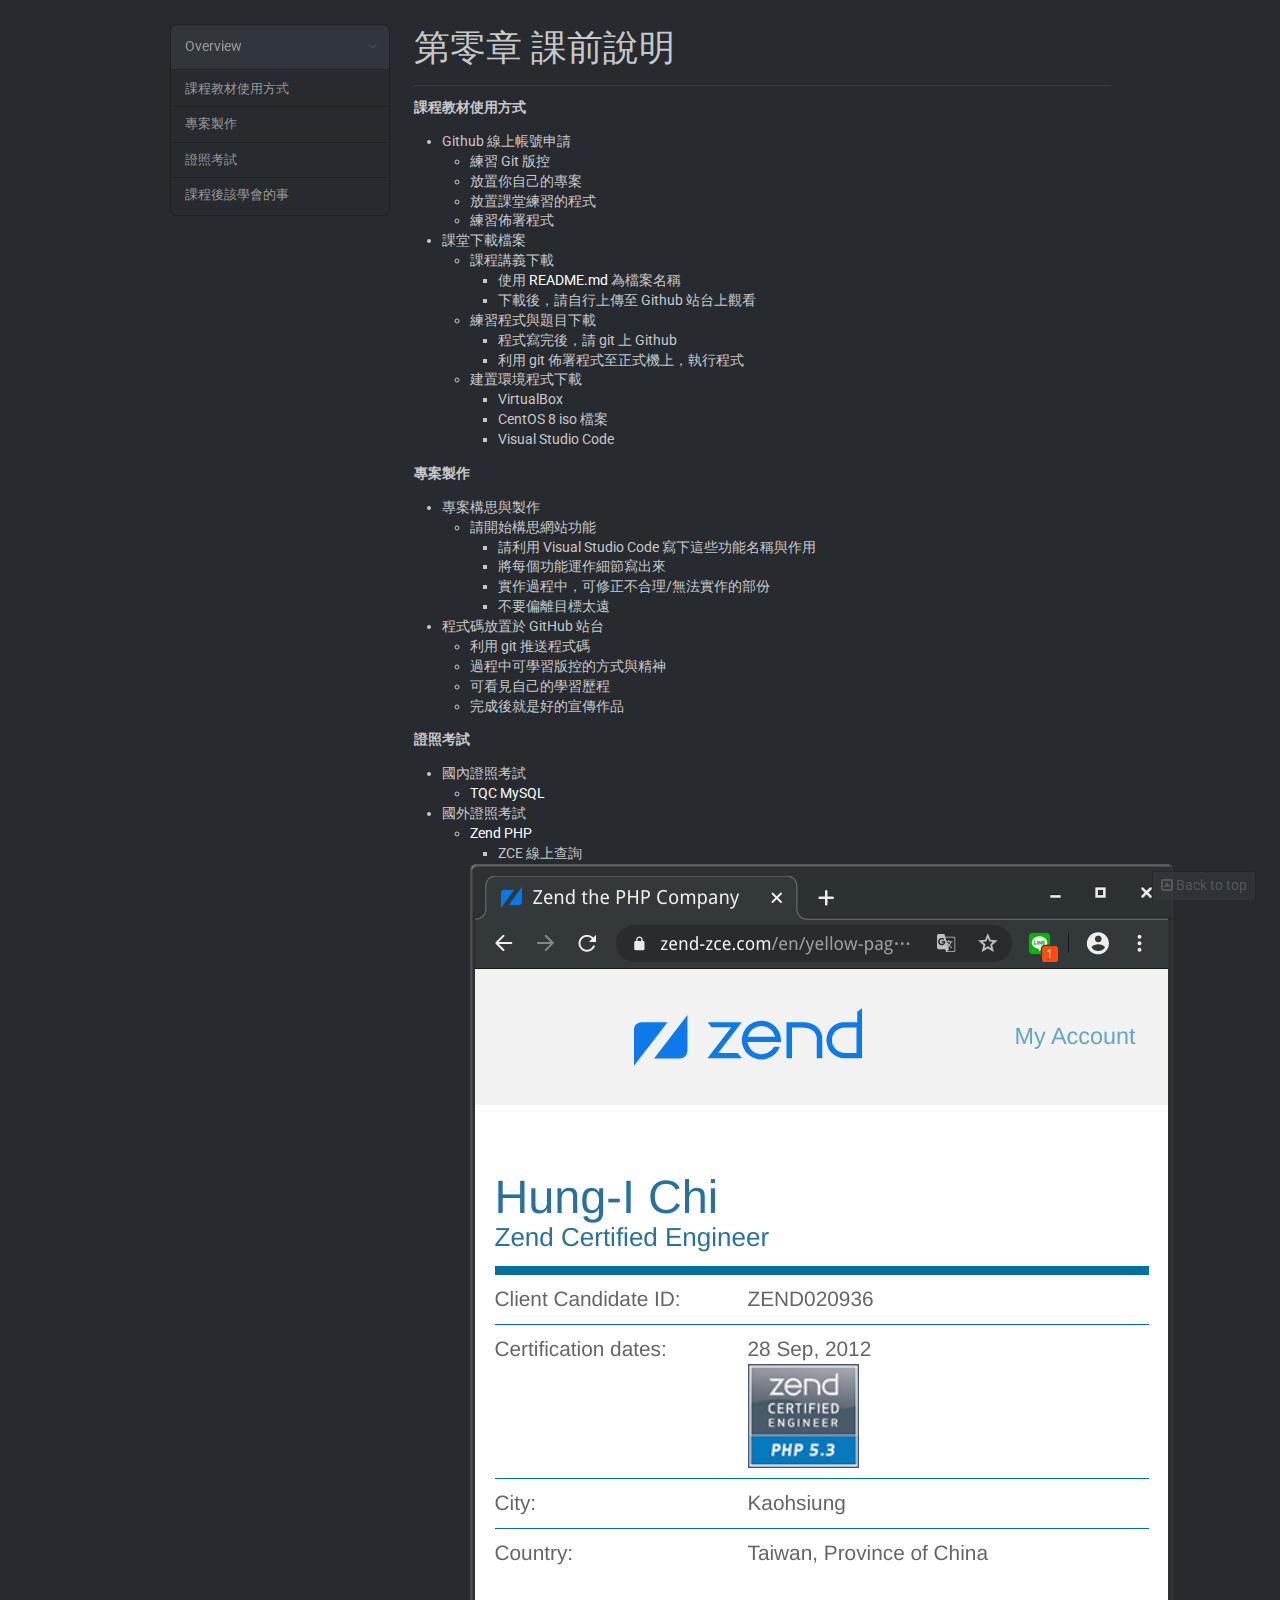
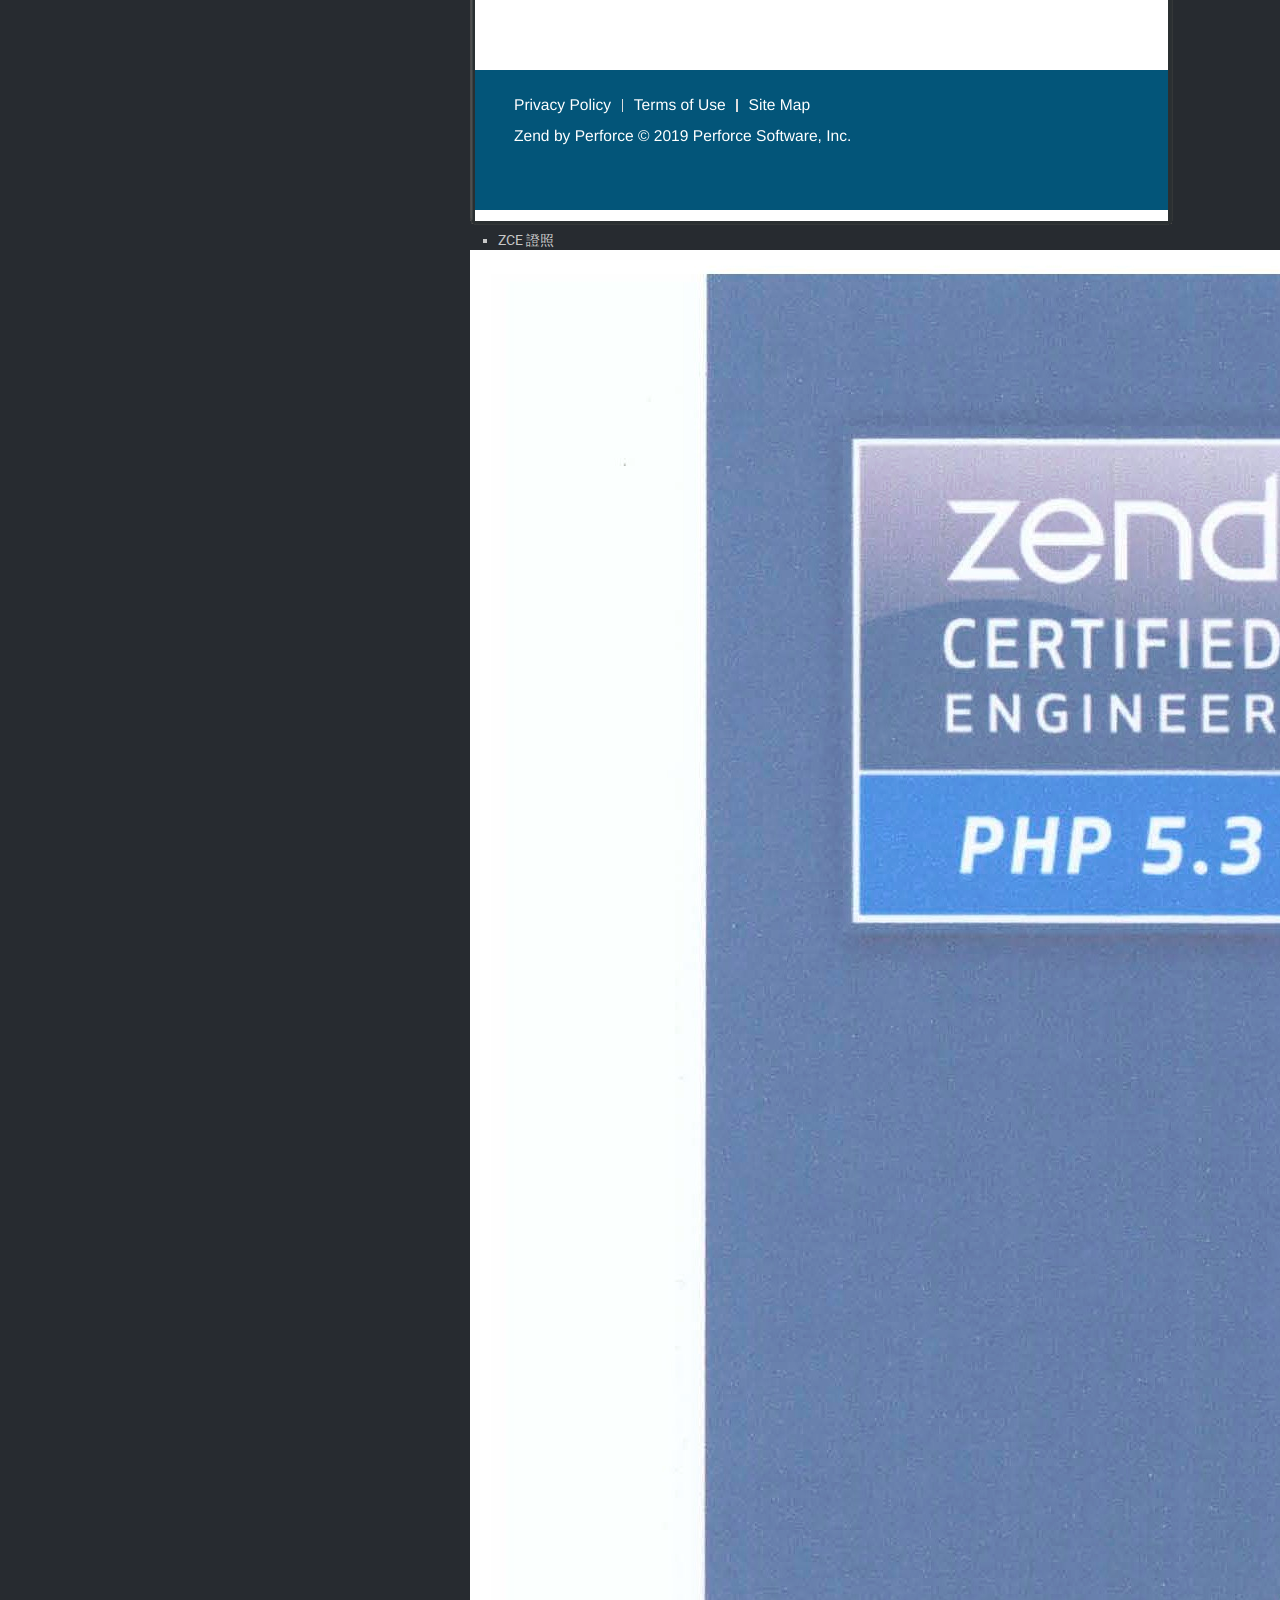
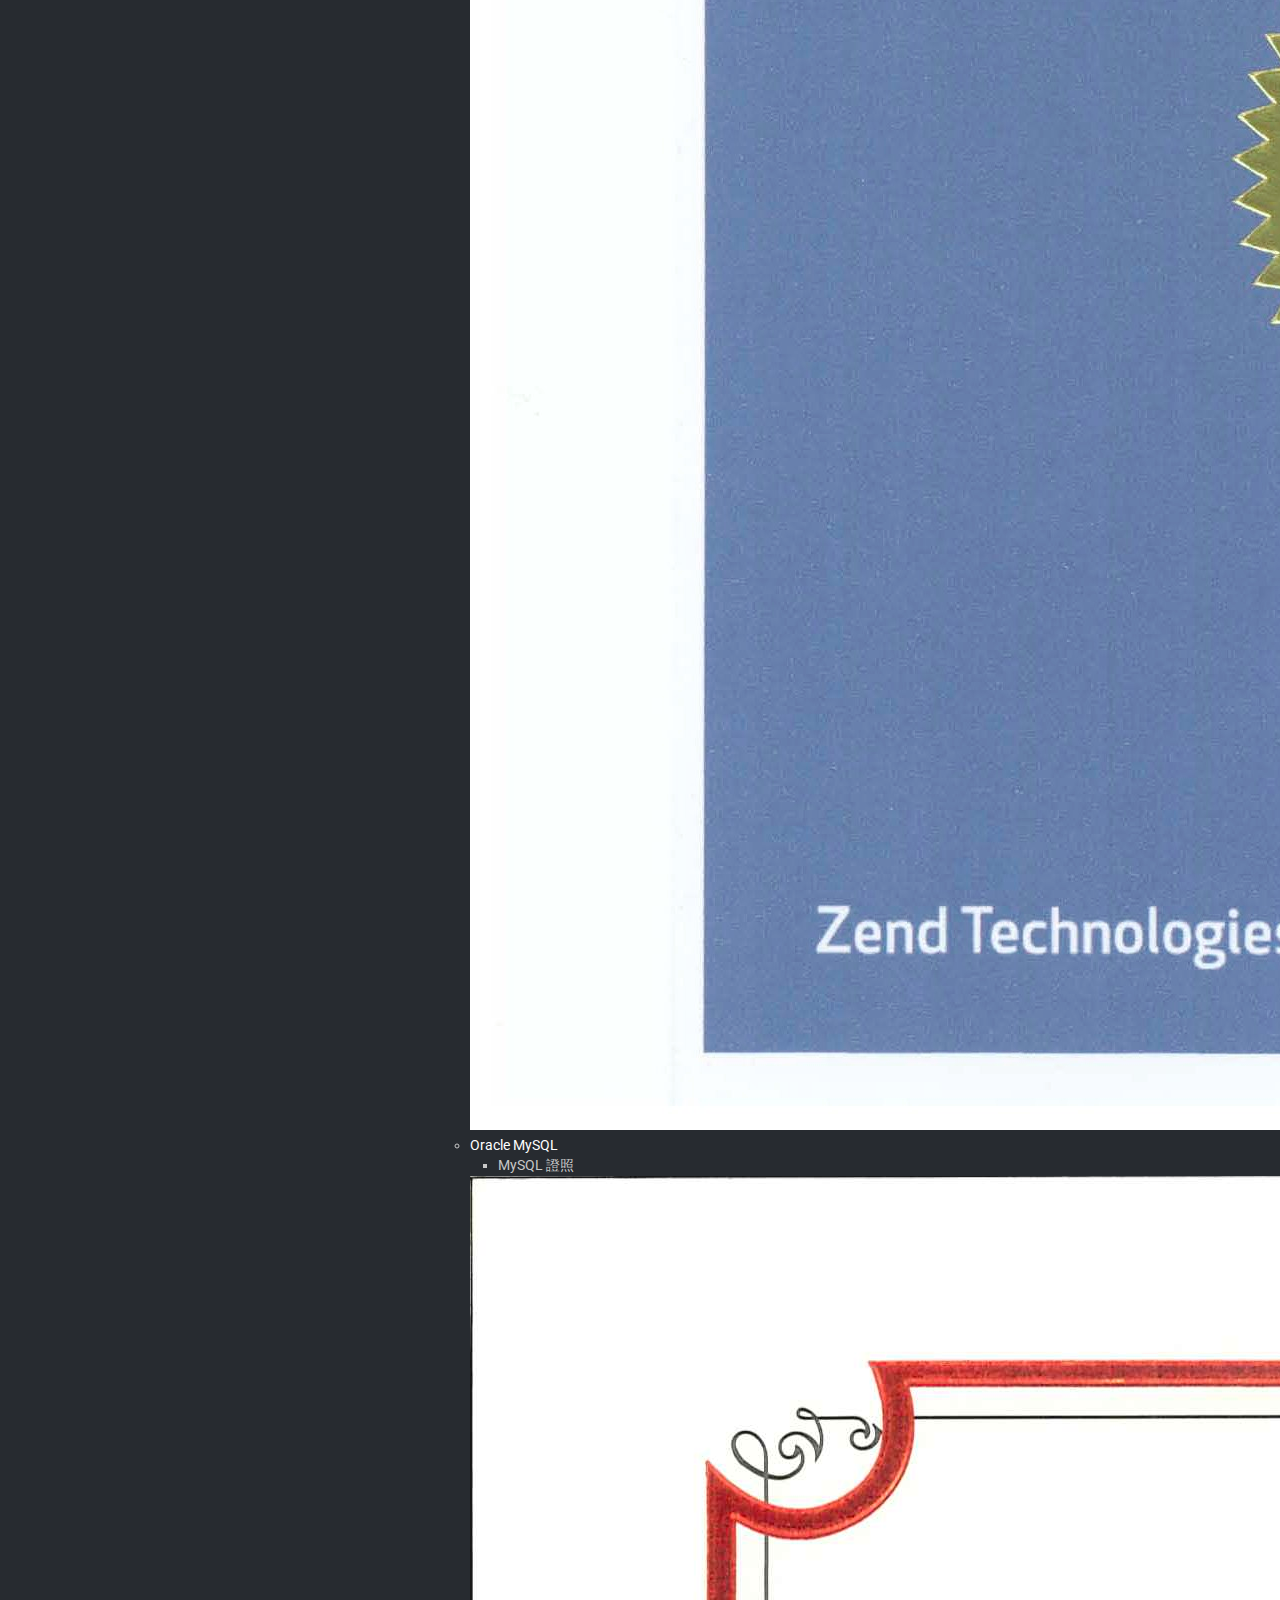
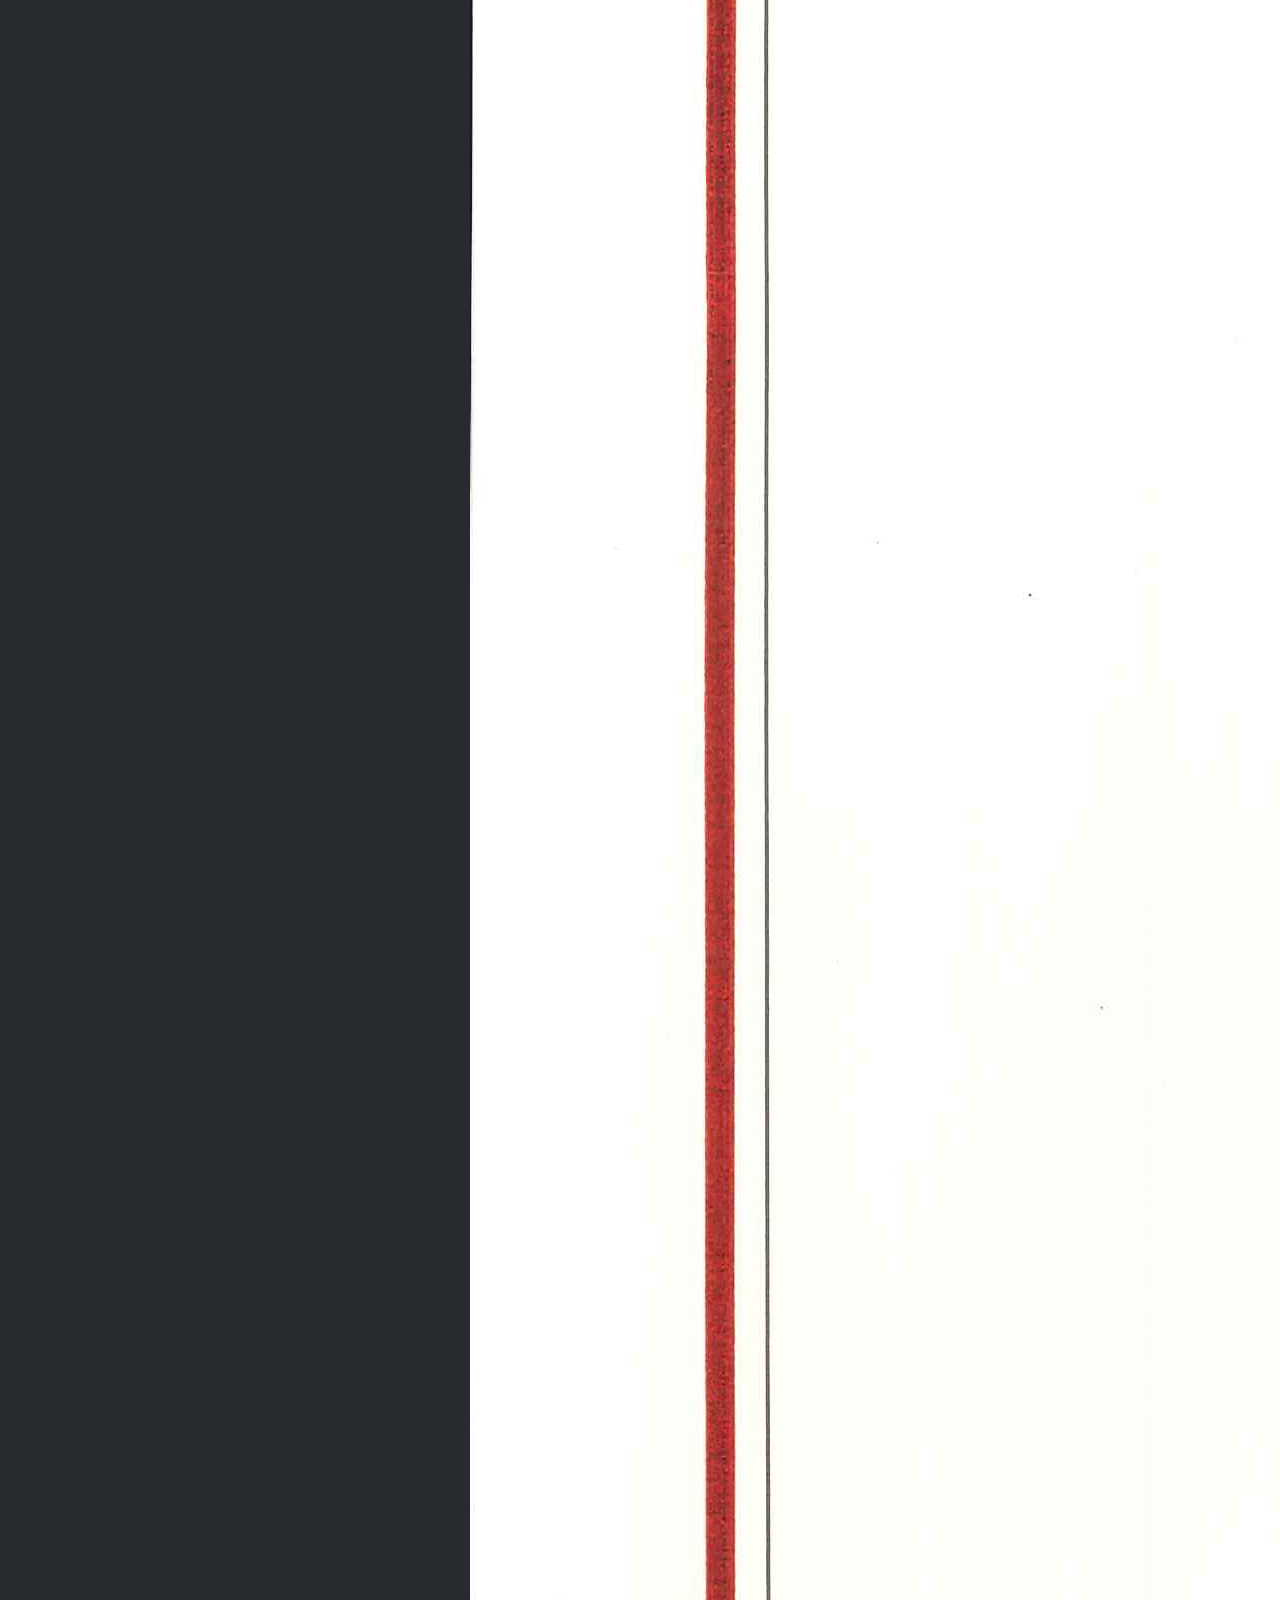
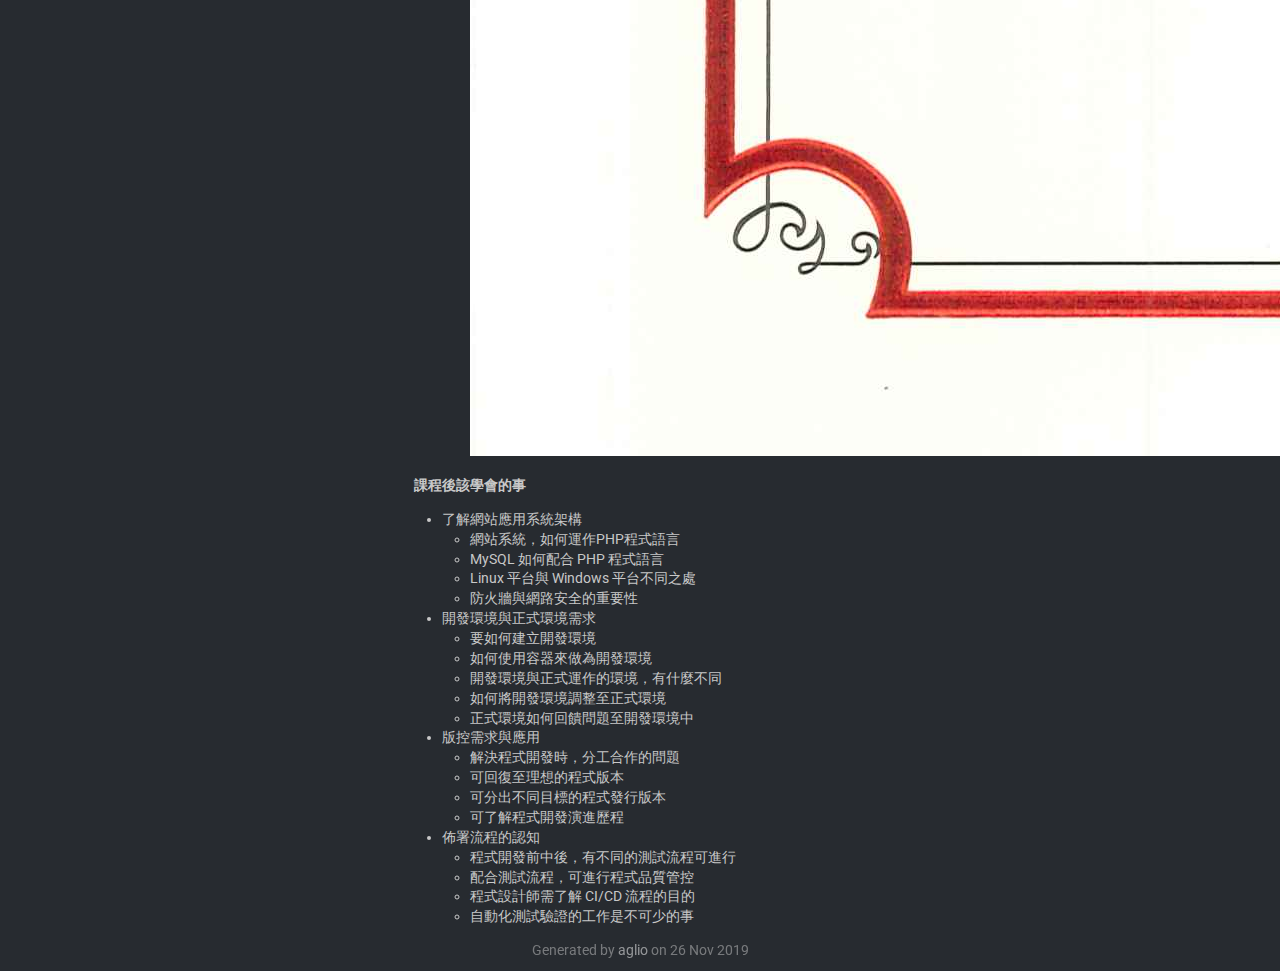
<file: ch0/index.html>
<!DOCTYPE html><html><head><meta charset="utf-8"><title>第零章 課前說明</title><link rel="stylesheet" href="https://maxcdn.bootstrapcdn.com/font-awesome/4.3.0/css/font-awesome.min.css"><style>@import url('https://fonts.googleapis.com/css?family=Roboto:400,700|Inconsolata|Raleway:200');.hljs-comment,.hljs-title{color:#8e908c}.hljs-variable,.hljs-attribute,.hljs-tag,.hljs-regexp,.ruby .hljs-constant,.xml .hljs-tag .hljs-title,.xml .hljs-pi,.xml .hljs-doctype,.html .hljs-doctype,.css .hljs-id,.css .hljs-class,.css .hljs-pseudo{color:#c82829}.hljs-number,.hljs-preprocessor,.hljs-pragma,.hljs-built_in,.hljs-literal,.hljs-params,.hljs-constant{color:#f5871f}.ruby .hljs-class .hljs-title,.css .hljs-rules .hljs-attribute{color:#eab700}.hljs-string,.hljs-value,.hljs-inheritance,.hljs-header,.ruby .hljs-symbol,.xml .hljs-cdata{color:#718c00}.css .hljs-hexcolor{color:#3e999f}.hljs-function,.python .hljs-decorator,.python .hljs-title,.ruby .hljs-function .hljs-title,.ruby .hljs-title .hljs-keyword,.perl .hljs-sub,.javascript .hljs-title,.coffeescript .hljs-title{color:#4271ae}.hljs-keyword,.javascript .hljs-function{color:#8959a8}.hljs{display:block;background:white;color:#4d4d4c;padding:.5em}.coffeescript .javascript,.javascript .xml,.tex .hljs-formula,.xml .javascript,.xml .vbscript,.xml .css,.xml .hljs-cdata{opacity:.5}.right .hljs-comment{color:#969896}.right .css .hljs-class,.right .css .hljs-id,.right .css .hljs-pseudo,.right .hljs-attribute,.right .hljs-regexp,.right .hljs-tag,.right .hljs-variable,.right .html .hljs-doctype,.right .ruby .hljs-constant,.right .xml .hljs-doctype,.right .xml .hljs-pi,.right .xml .hljs-tag .hljs-title{color:#c66}.right .hljs-built_in,.right .hljs-constant,.right .hljs-literal,.right .hljs-number,.right .hljs-params,.right .hljs-pragma,.right .hljs-preprocessor{color:#de935f}.right .css .hljs-rule .hljs-attribute,.right .ruby .hljs-class .hljs-title{color:#f0c674}.right .hljs-header,.right .hljs-inheritance,.right .hljs-name,.right .hljs-string,.right .hljs-value,.right .ruby .hljs-symbol,.right .xml .hljs-cdata{color:#b5bd68}.right .css .hljs-hexcolor,.right .hljs-title{color:#8abeb7}.right .coffeescript .hljs-title,.right .hljs-function,.right .javascript .hljs-title,.right .perl .hljs-sub,.right .python .hljs-decorator,.right .python .hljs-title,.right .ruby .hljs-function .hljs-title,.right .ruby .hljs-title .hljs-keyword{color:#81a2be}.right .hljs-keyword,.right .javascript .hljs-function{color:#b294bb}.right .hljs{display:block;overflow-x:auto;background:#1d1f21;color:#c5c8c6;padding:.5em;-webkit-text-size-adjust:none}.right .coffeescript .javascript,.right .javascript .xml,.right .tex .hljs-formula,.right .xml .css,.right .xml .hljs-cdata,.right .xml .javascript,.right .xml .vbscript{opacity:.5}.hljs-comment,.hljs-quote{color:#9e8f9e}.hljs-attribute,.hljs-link,.hljs-name,.hljs-regexp,.hljs-selector-class,.hljs-selector-id,.hljs-tag,.hljs-template-variable,.hljs-variable{color:#ca402b}.hljs-built_in,.hljs-literal,.hljs-meta,.hljs-number,.hljs-params,.hljs-type{color:#a65926}.hljs-bullet,.hljs-string,.hljs-symbol{color:#918b3b}.hljs-section,.hljs-title{color:#516aec}.hljs-keyword,.hljs-selector-tag{color:#7b59c0}.hljs{display:block;overflow-x:auto;background:#1b181b;color:#ab9bab;padding:.5em}.hljs-emphasis{font-style:italic}.hljs-strong{font-weight:700}.right .hljs-comment,.right .hljs-quote{color:#776977}.right .hljs-attribute,.right .hljs-link,.right .hljs-name,.right .hljs-regexp,.right .hljs-selector-class,.right .hljs-selector-id,.right .hljs-tag,.right .hljs-template-variable,.right .hljs-variable{color:#ca402b}.right .hljs-built_in,.right .hljs-literal,.right .hljs-meta,.right .hljs-number,.right .hljs-params,.right .hljs-type{color:#a65926}.right .hljs-bullet,.right .hljs-string,.right .hljs-symbol{color:#918b3b}.right .hljs-section,.right .hljs-title{color:#516aec}.right .hljs-keyword,.right .hljs-selector-tag{color:#7b59c0}.right .hljs{display:block;overflow-x:auto;background:#f7f3f7;color:#695d69;padding:.5em}.right .hljs-emphasis{font-style:italic}.right .hljs-strong{font-weight:700}body{color:#c8c8c8;background:#272b30;font:400 14px / 1.42 'Roboto',Helvetica,sans-serif}header{border-bottom:1px solid #373d44;margin-bottom:12px}h1,h2,h3,h4,h5{color:#c8c8c8;margin:12px 0}h1 .permalink,h2 .permalink,h3 .permalink,h4 .permalink,h5 .permalink{margin-left:0;opacity:0;transition:opacity .25s ease}h1:hover .permalink,h2:hover .permalink,h3:hover .permalink,h4:hover .permalink,h5:hover .permalink{opacity:1}.triple h1 .permalink,.triple h2 .permalink,.triple h3 .permalink,.triple h4 .permalink,.triple h5 .permalink{opacity:.15}.triple h1:hover .permalink,.triple h2:hover .permalink,.triple h3:hover .permalink,.triple h4:hover .permalink,.triple h5:hover .permalink{opacity:.15}h1{font:200 36px 'Raleway',Helvetica,sans-serif;font-size:36px}h2{font:200 36px 'Raleway',Helvetica,sans-serif;font-size:30px}h3{font-size:100%;text-transform:uppercase}h5{font-size:100%;font-weight:normal}p{margin:0 0 10px}p.choices{line-height:1.6}a{color:white;text-decoration:none}li p{margin:0}hr.split{border:0;height:1px;width:100%;padding-left:6px;margin:12px auto;background-image:linear-gradient(to right, rgba(200,200,200,0) 20%, rgba(200,200,200,0.2) 51.4%, rgba(39,43,48,0.2) 51.4%, rgba(39,43,48,0) 80%)}dl dt{float:left;width:130px;clear:left;text-align:right;overflow:hidden;text-overflow:ellipsis;white-space:nowrap;font-weight:700}dl dd{margin-left:150px}blockquote{color:rgba(200,200,200,0.5);font-size:15.5px;padding:10px 20px;margin:12px 0;border-left:5px solid #2b3237}blockquote p:last-child{margin-bottom:0}pre{background-color:#202529;padding:12px;border:1px solid #424c54;border-radius:6px;overflow:auto}pre code{color:#c8c8c8;background-color:transparent;padding:0;border:none}code{color:#ddd;background-color:#373b40;font:'Inconsolata',monospace;padding:1px 4px;border:1px solid #424c54;border-radius:3px}ul,ol{padding-left:2em}table{border-collapse:collapse;border-spacing:0;margin-bottom:12px}table tr:nth-child(2n){background-color:#22262a}table th,table td{padding:6px 12px;border:1px solid #101214}.text-muted{opacity:.5}.note,.warning{padding:.3em 1em;margin:1em 0;border-radius:2px;font-size:90%}.note h1,.warning h1,.note h2,.warning h2,.note h3,.warning h3,.note h4,.warning h4,.note h5,.warning h5,.note h6,.warning h6{font-family:200 36px 'Raleway',Helvetica,sans-serif;font-size:135%;font-weight:500}.note p,.warning p{margin:.5em 0}.note{color:#c8c8c8;background-color:#2b373e;border-left:4px solid #5bc0de}.note h1,.note h2,.note h3,.note h4,.note h5,.note h6{color:#5bc0de}.warning{color:#c8c8c8;background-color:#352b30;border-left:4px solid #e9322d}.warning h1,.warning h2,.warning h3,.warning h4,.warning h5,.warning h6{color:#e9322d}header{margin-top:24px}nav{position:fixed;top:24px;bottom:0;overflow-y:auto}nav .resource-group{padding:0}nav .resource-group .heading{position:relative}nav .resource-group .heading .chevron{position:absolute;top:12px;right:12px;opacity:.5}nav .resource-group .heading a{display:block;color:#c8c8c8;opacity:.7;border-left:2px solid transparent;margin:0}nav .resource-group .heading a:hover{text-decoration:none;background-color:bad-color;border-left:2px solid #c8c8c8}nav ul{list-style-type:none;padding-left:0}nav ul a{display:block;font-size:13px;color:rgba(200,200,200,0.7);padding:8px 12px;border-top:1px solid #202020;border-left:2px solid transparent;overflow:hidden;text-overflow:ellipsis;white-space:nowrap}nav ul a:hover{text-decoration:none;background-color:bad-color;border-left:2px solid #c8c8c8}nav ul>li{margin:0}nav ul>li:first-child{margin-top:-12px}nav ul>li:last-child{margin-bottom:-12px}nav ul ul a{padding-left:24px}nav ul ul li{margin:0}nav ul ul li:first-child{margin-top:0}nav ul ul li:last-child{margin-bottom:0}nav>div>div>ul>li:first-child>a{border-top:none}.preload *{transition:none !important}.pull-left{float:left}.pull-right{float:right}.badge{display:inline-block;float:right;min-width:10px;min-height:14px;padding:3px 7px;font-size:12px;color:#fff;background-color:#373d44;border-radius:10px;margin:-2px 0}.badge.get{color:white;background-color:#5bc0de}.badge.head{color:white;background-color:#5bc0de}.badge.options{color:white;background-color:#5bc0de}.badge.put{color:white;background-color:#f89406}.badge.patch{color:white;background-color:#f89406}.badge.post{color:white;background-color:#62c462}.badge.delete{color:white;background-color:#ee5f5b}.collapse-button{float:right}.collapse-button .close{display:none;color:white;cursor:pointer}.collapse-button .open{color:white;cursor:pointer}.collapse-button.show .close{display:inline}.collapse-button.show .open{display:none}.collapse-content{max-height:0;overflow:hidden;transition:max-height .3s ease-in-out}nav{width:220px}.container{max-width:940px;margin-left:auto;margin-right:auto}.container .row .content{margin-left:244px;width:696px}.container .row:after{content:'';display:block;clear:both}.container-fluid nav{width:22%}.container-fluid .row .content{margin-left:24%}.container-fluid.triple nav{width:16.5%;padding-right:1px}.container-fluid.triple .row .content{position:relative;margin-left:16.5%;padding-left:24px}.middle:before,.middle:after{content:'';display:table}.middle:after{clear:both}.middle{box-sizing:border-box;width:51.5%;padding-right:12px}.right{box-sizing:border-box;float:right;width:48.5%;padding-left:12px}.right a{color:#666}.right h1,.right h2,.right h3,.right h4,.right h5,.right p,.right div{color:#272b30}.right pre{background-color:#f7f6f5;border:1px solid #f7f6f5}.right pre code{color:#333}.right .description{margin-top:12px}.triple .resource-heading{font-size:125%}.definition{margin-top:12px;margin-bottom:12px}.definition .method{font-weight:bold}.definition .method.get{color:#2e98b8}.definition .method.head{color:#2e98b8}.definition .method.options{color:#2e98b8}.definition .method.post{color:#2eb82e}.definition .method.put{color:#b87f2e}.definition .method.patch{color:#b87f2e}.definition .method.delete{color:#b8322e}.definition .uri{word-break:break-all;word-wrap:break-word}.definition .hostname{opacity:.5}.example-names{background-color:#eee;padding:12px;border-radius:6px}.example-names .tab-button{cursor:pointer;color:#c8c8c8;border:1px solid #ddd;padding:6px;margin-left:12px}.example-names .tab-button.active{background-color:#d5d5d5}.right .example-names{background-color:#adaaa6}.right .example-names .tab-button{color:#272b30;border:1px solid #d8d4cf;border-radius:6px}.right .example-names .tab-button.active{background-color:#95918b}#nav-background{position:fixed;left:0;top:0;bottom:0;width:16.5%;padding-right:14.4px;background-color:#272b30;border-right:1px solid #272b30;z-index:-1}#right-panel-background{position:absolute;right:-12px;top:-12px;bottom:-12px;width:48.6%;background-color:#d8d4cf;z-index:-1}@media (max-width:1200px){nav{width:198px}.container{max-width:840px}.container .row .content{margin-left:224px;width:606px}}@media (max-width:992px){nav{width:169.4px}.container{max-width:720px}.container .row .content{margin-left:194px;width:526px}}@media (max-width:768px){nav{display:none}.container{width:95%;max-width:none}.container .row .content,.container-fluid .row .content,.container-fluid.triple .row .content{margin-left:auto;margin-right:auto;width:95%}#nav-background{display:none}#right-panel-background{width:48.6%}}.back-to-top{position:fixed;z-index:1;bottom:0;right:24px;padding:4px 8px;color:rgba(200,200,200,0.5);background-color:#373d44;text-decoration:none !important;border-top:1px solid #202020;border-left:1px solid #202020;border-right:1px solid #202020;border-top-left-radius:3px;border-top-right-radius:3px}.resource-group{padding:12px;margin-bottom:12px;background-color:#272b30;border:1px solid #202020;border-radius:6px}.resource-group h2.group-heading,.resource-group .heading a{padding:12px;margin:-12px -12px 12px -12px;background-color:#373d44;border-bottom:1px solid #202020;border-top-left-radius:6px;border-top-right-radius:6px;white-space:nowrap;text-overflow:ellipsis;overflow:hidden}.triple .content .resource-group{padding:0;border:none}.triple .content .resource-group h2.group-heading,.triple .content .resource-group .heading a{margin:0 0 12px 0;border:1px solid #202020}nav .resource-group .heading a{padding:12px;margin-bottom:0}nav .resource-group .collapse-content{padding:0}.action{margin-bottom:12px;padding:12px 12px 0 12px;overflow:hidden;border:1px solid transparent;border-radius:6px}.action h4.action-heading{padding:6px 12px;margin:-12px -12px 12px -12px;border-bottom:1px solid transparent;border-top-left-radius:6px;border-top-right-radius:6px;overflow:hidden}.action h4.action-heading .name{float:right;font-weight:normal;padding:6px 0}.action h4.action-heading .method{padding:6px 12px;margin-right:12px;border-radius:3px;display:inline-block}.action h4.action-heading .method.get{color:#fff;background-color:#2390b0}.action h4.action-heading .method.head{color:#fff;background-color:#2390b0}.action h4.action-heading .method.options{color:#fff;background-color:#2390b0}.action h4.action-heading .method.put{color:#fff;background-color:#945904}.action h4.action-heading .method.patch{color:#fff;background-color:#945904}.action h4.action-heading .method.post{color:#fff;background-color:#348c34}.action h4.action-heading .method.delete{color:#fff;background-color:#ce1a15}.action h4.action-heading code{color:black;background-color:rgba(255,255,255,0.7);border-color:transparent;font-weight:normal;word-break:break-all;display:inline-block;margin-top:2px}.action dl.inner{padding-bottom:2px}.action .title{border-bottom:1px solid #272b30;margin:0 -12px -1px -12px;padding:12px}.action.get{border-color:#202020}.action.get h4.action-heading{color:#2390b0;background:#5bc0de;border-bottom-color:#202020}.action.head{border-color:#202020}.action.head h4.action-heading{color:#2390b0;background:#5bc0de;border-bottom-color:#202020}.action.options{border-color:#202020}.action.options h4.action-heading{color:#2390b0;background:#5bc0de;border-bottom-color:#202020}.action.post{border-color:#202020}.action.post h4.action-heading{color:#348c34;background:#62c462;border-bottom-color:#202020}.action.put{border-color:#202020}.action.put h4.action-heading{color:#945904;background:#f89406;border-bottom-color:#202020}.action.patch{border-color:#202020}.action.patch h4.action-heading{color:#945904;background:#f89406;border-bottom-color:#202020}.action.delete{border-color:#202020}.action.delete h4.action-heading{color:#ce1a15;background:#ee5f5b;border-bottom-color:#202020}</style></head><body class="preload"><a href="#top" class="text-muted back-to-top"><i class="fa fa-toggle-up"></i>&nbsp;Back to top</a><div class="container"><div class="row"><nav><div class="resource-group"><div class="heading"><div class="chevron"><i class="open fa fa-angle-down"></i></div><a href="#top">Overview</a></div><div class="collapse-content"><ul><li><a href="#header-課程教材使用方式">課程教材使用方式</a></li><li><a href="#header-專案製作">專案製作</a></li><li><a href="#header-證照考試">證照考試</a></li><li><a href="#header-課程後該學會的事">課程後該學會的事</a></li></ul></div></div></nav><div class="content"><header><h1 id="top">第零章 課前說明</h1></header><h4 id="header-課程教材使用方式">課程教材使用方式 <a class="permalink" href="#header-課程教材使用方式" aria-hidden="true">¶</a></h4>
<ul>
<li>
<p>Github 線上帳號申請</p>
<ul>
<li>練習 Git 版控</li>
<li>放置你自己的專案</li>
<li>放置課堂練習的程式</li>
<li>練習佈署程式</li>
</ul>
</li>
<li>
<p>課堂下載檔案</p>
<ul>
<li>課程講義下載
<ul>
<li>使用 <a href="http://README.md">README.md</a> 為檔案名稱</li>
<li>下載後，請自行上傳至 Github 站台上觀看</li>
</ul>
</li>
<li>練習程式與題目下載
<ul>
<li>程式寫完後，請 git 上 Github</li>
<li>利用 git 佈署程式至正式機上，執行程式</li>
</ul>
</li>
<li>建置環境程式下載
<ul>
<li>VirtualBox</li>
<li>CentOS 8 iso 檔案</li>
<li>Visual Studio Code</li>
</ul>
</li>
</ul>
</li>
</ul>
<h4 id="header-專案製作">專案製作 <a class="permalink" href="#header-專案製作" aria-hidden="true">¶</a></h4>
<ul>
<li>
<p>專案構思與製作</p>
<ul>
<li>請開始構思網站功能
<ul>
<li>請利用 Visual Studio Code 寫下這些功能名稱與作用</li>
<li>將每個功能運作細節寫出來</li>
<li>實作過程中，可修正不合理/無法實作的部份</li>
<li>不要偏離目標太遠</li>
</ul>
</li>
</ul>
</li>
<li>
<p>程式碼放置於 GitHub 站台</p>
<ul>
<li>利用 git 推送程式碼</li>
<li>過程中可學習版控的方式與精神</li>
<li>可看見自己的學習歷程</li>
<li>完成後就是好的宣傳作品</li>
</ul>
</li>
</ul>
<h4 id="header-證照考試">證照考試 <a class="permalink" href="#header-證照考試" aria-hidden="true">¶</a></h4>
<ul>
<li>
<p>國內證照考試</p>
<ul>
<li><a href="https://www.tqc.org.tw/TQCNet/CertificateDetail.aspx?CODE=hzuv6/UBs2Q=">TQC MySQL</a></li>
</ul>
</li>
<li>
<p>國外證照考試</p>
<ul>
<li>
<p><a href="https://www.zend.com/training/php-certification-exam">Zend PHP</a></p>
<ul>
<li>ZCE 線上查詢</li>
</ul>
<p><img src="img/p1.png" alt="ZCE 線上查詢" title="PHP 5.3 ZCE 查詢"></p>
<ul>
<li>ZCE 證照</li>
</ul>
<p><img src="img/ZCE_Php53.jpg" alt="ZCE 證照" title="ZCE 證照"></p>
</li>
<li>
<p><a href="https://education.oracle.com/mysql/mysql-database-administration/product_159">Oracle MySQL</a></p>
<ul>
<li>MySQL 證照</li>
</ul>
<p><img src="img/MySQL5_OCA.jpg" alt="MySQL 證照" title="MySQL 5 證照"></p>
</li>
</ul>
</li>
</ul>
<h4 id="header-課程後該學會的事">課程後該學會的事 <a class="permalink" href="#header-課程後該學會的事" aria-hidden="true">¶</a></h4>
<ul>
<li>
<p>了解網站應用系統架構</p>
<ul>
<li>網站系統，如何運作PHP程式語言</li>
<li>MySQL 如何配合 PHP 程式語言</li>
<li>Linux 平台與 Windows 平台不同之處</li>
<li>防火牆與網路安全的重要性</li>
</ul>
</li>
<li>
<p>開發環境與正式環境需求</p>
<ul>
<li>要如何建立開發環境</li>
<li>如何使用容器來做為開發環境</li>
<li>開發環境與正式運作的環境，有什麼不同</li>
<li>如何將開發環境調整至正式環境</li>
<li>正式環境如何回饋問題至開發環境中</li>
</ul>
</li>
<li>
<p>版控需求與應用</p>
<ul>
<li>解決程式開發時，分工合作的問題</li>
<li>可回復至理想的程式版本</li>
<li>可分出不同目標的程式發行版本</li>
<li>可了解程式開發演進歷程</li>
</ul>
</li>
<li>
<p>佈署流程的認知</p>
<ul>
<li>程式開發前中後，有不同的測試流程可進行</li>
<li>配合測試流程，可進行程式品質管控</li>
<li>程式設計師需了解 CI/CD 流程的目的</li>
<li>自動化測試驗證的工作是不可少的事</li>
</ul>
</li>
</ul>
</div></div></div><p style="text-align: center;" class="text-muted">Generated by&nbsp;<a href="https://github.com/danielgtaylor/aglio" class="aglio">aglio</a>&nbsp;on 26 Nov 2019</p><script>/* eslint-env browser */
/* eslint quotes: [2, "single"] */
'use strict';

/*
  Determine if a string ends with another string.
*/
function endsWith(str, suffix) {
    return str.indexOf(suffix, str.length - suffix.length) !== -1;
}

/*
  Get a list of direct child elements by class name.
*/
function childrenByClass(element, name) {
  var filtered = [];

  for (var i = 0; i < element.children.length; i++) {
    var child = element.children[i];
    var classNames = child.className.split(' ');
    if (classNames.indexOf(name) !== -1) {
      filtered.push(child);
    }
  }

  return filtered;
}

/*
  Get an array [width, height] of the window.
*/
function getWindowDimensions() {
  var w = window,
      d = document,
      e = d.documentElement,
      g = d.body,
      x = w.innerWidth || e.clientWidth || g.clientWidth,
      y = w.innerHeight || e.clientHeight || g.clientHeight;

  return [x, y];
}

/*
  Collapse or show a request/response example.
*/
function toggleCollapseButton(event) {
    var button = event.target.parentNode;
    var content = button.parentNode.nextSibling;
    var inner = content.children[0];

    if (button.className.indexOf('collapse-button') === -1) {
      // Clicked without hitting the right element?
      return;
    }

    if (content.style.maxHeight && content.style.maxHeight !== '0px') {
        // Currently showing, so let's hide it
        button.className = 'collapse-button';
        content.style.maxHeight = '0px';
    } else {
        // Currently hidden, so let's show it
        button.className = 'collapse-button show';
        content.style.maxHeight = inner.offsetHeight + 12 + 'px';
    }
}

function toggleTabButton(event) {
    var i, index;
    var button = event.target;

    // Get index of the current button.
    var buttons = childrenByClass(button.parentNode, 'tab-button');
    for (i = 0; i < buttons.length; i++) {
        if (buttons[i] === button) {
            index = i;
            button.className = 'tab-button active';
        } else {
            buttons[i].className = 'tab-button';
        }
    }

    // Hide other tabs and show this one.
    var tabs = childrenByClass(button.parentNode.parentNode, 'tab');
    for (i = 0; i < tabs.length; i++) {
        if (i === index) {
            tabs[i].style.display = 'block';
        } else {
            tabs[i].style.display = 'none';
        }
    }
}

/*
  Collapse or show a navigation menu. It will not be hidden unless it
  is currently selected or `force` has been passed.
*/
function toggleCollapseNav(event, force) {
    var heading = event.target.parentNode;
    var content = heading.nextSibling;
    var inner = content.children[0];

    if (heading.className.indexOf('heading') === -1) {
      // Clicked without hitting the right element?
      return;
    }

    if (content.style.maxHeight && content.style.maxHeight !== '0px') {
      // Currently showing, so let's hide it, but only if this nav item
      // is already selected. This prevents newly selected items from
      // collapsing in an annoying fashion.
      if (force || window.location.hash && endsWith(event.target.href, window.location.hash)) {
        content.style.maxHeight = '0px';
      }
    } else {
      // Currently hidden, so let's show it
      content.style.maxHeight = inner.offsetHeight + 12 + 'px';
    }
}

/*
  Refresh the page after a live update from the server. This only
  works in live preview mode (using the `--server` parameter).
*/
function refresh(body) {
    document.querySelector('body').className = 'preload';
    document.body.innerHTML = body;

    // Re-initialize the page
    init();
    autoCollapse();

    document.querySelector('body').className = '';
}

/*
  Determine which navigation items should be auto-collapsed to show as many
  as possible on the screen, based on the current window height. This also
  collapses them.
*/
function autoCollapse() {
  var windowHeight = getWindowDimensions()[1];
  var itemsHeight = 64; /* Account for some padding */
  var itemsArray = Array.prototype.slice.call(
    document.querySelectorAll('nav .resource-group .heading'));

  // Get the total height of the navigation items
  itemsArray.forEach(function (item) {
    itemsHeight += item.parentNode.offsetHeight;
  });

  // Should we auto-collapse any nav items? Try to find the smallest item
  // that can be collapsed to show all items on the screen. If not possible,
  // then collapse the largest item and do it again. First, sort the items
  // by height from smallest to largest.
  var sortedItems = itemsArray.sort(function (a, b) {
    return a.parentNode.offsetHeight - b.parentNode.offsetHeight;
  });

  while (sortedItems.length && itemsHeight > windowHeight) {
    for (var i = 0; i < sortedItems.length; i++) {
      // Will collapsing this item help?
      var itemHeight = sortedItems[i].nextSibling.offsetHeight;
      if ((itemsHeight - itemHeight <= windowHeight) || i === sortedItems.length - 1) {
        // It will, so let's collapse it, remove its content height from
        // our total and then remove it from our list of candidates
        // that can be collapsed.
        itemsHeight -= itemHeight;
        toggleCollapseNav({target: sortedItems[i].children[0]}, true);
        sortedItems.splice(i, 1);
        break;
      }
    }
  }
}

/*
  Initialize the interactive functionality of the page.
*/
function init() {
    var i, j;

    // Make collapse buttons clickable
    var buttons = document.querySelectorAll('.collapse-button');
    for (i = 0; i < buttons.length; i++) {
        buttons[i].onclick = toggleCollapseButton;

        // Show by default? Then toggle now.
        if (buttons[i].className.indexOf('show') !== -1) {
            toggleCollapseButton({target: buttons[i].children[0]});
        }
    }

    var responseCodes = document.querySelectorAll('.example-names');
    for (i = 0; i < responseCodes.length; i++) {
        var tabButtons = childrenByClass(responseCodes[i], 'tab-button');
        for (j = 0; j < tabButtons.length; j++) {
            tabButtons[j].onclick = toggleTabButton;

            // Show by default?
            if (j === 0) {
                toggleTabButton({target: tabButtons[j]});
            }
        }
    }

    // Make nav items clickable to collapse/expand their content.
    var navItems = document.querySelectorAll('nav .resource-group .heading');
    for (i = 0; i < navItems.length; i++) {
        navItems[i].onclick = toggleCollapseNav;

        // Show all by default
        toggleCollapseNav({target: navItems[i].children[0]});
    }
}

// Initial call to set up buttons
init();

window.onload = function () {
    autoCollapse();
    // Remove the `preload` class to enable animations
    document.querySelector('body').className = '';
};
</script></body></html>
</file>
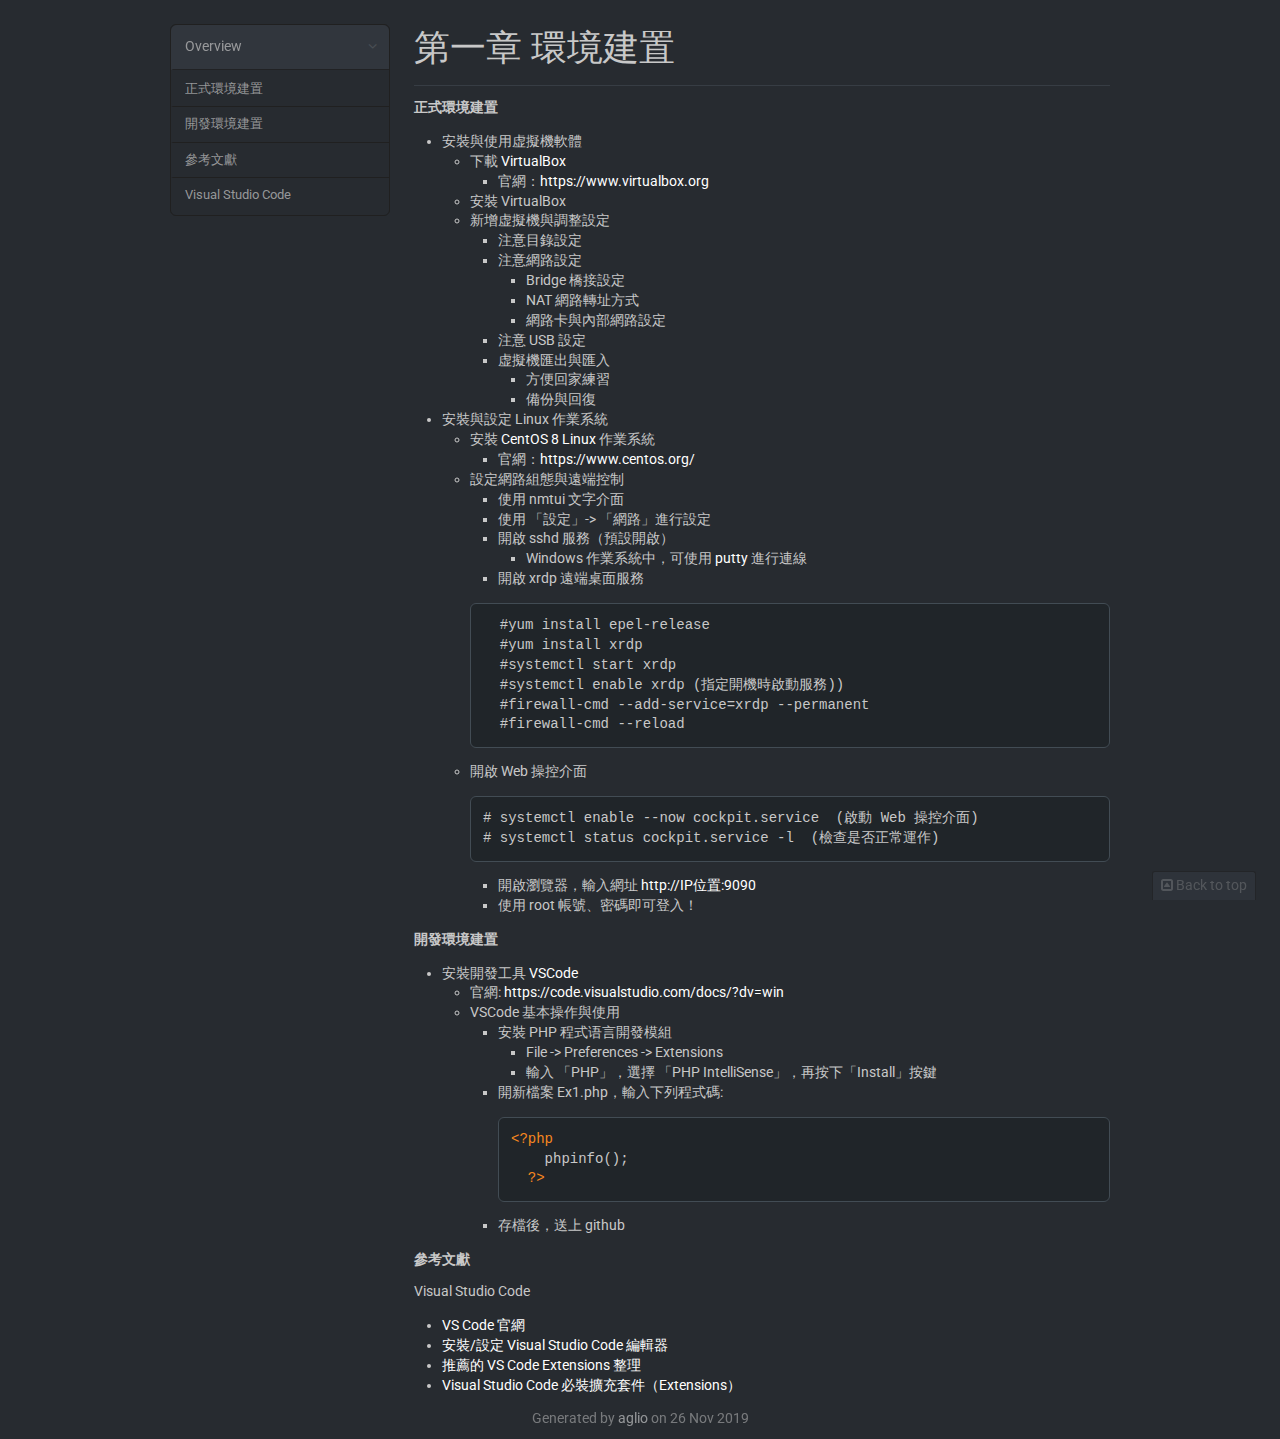
<file: ch1/index.html>
<!DOCTYPE html><html><head><meta charset="utf-8"><title>第一章 環境建置</title><link rel="stylesheet" href="https://maxcdn.bootstrapcdn.com/font-awesome/4.3.0/css/font-awesome.min.css"><style>@import url('https://fonts.googleapis.com/css?family=Roboto:400,700|Inconsolata|Raleway:200');.hljs-comment,.hljs-title{color:#8e908c}.hljs-variable,.hljs-attribute,.hljs-tag,.hljs-regexp,.ruby .hljs-constant,.xml .hljs-tag .hljs-title,.xml .hljs-pi,.xml .hljs-doctype,.html .hljs-doctype,.css .hljs-id,.css .hljs-class,.css .hljs-pseudo{color:#c82829}.hljs-number,.hljs-preprocessor,.hljs-pragma,.hljs-built_in,.hljs-literal,.hljs-params,.hljs-constant{color:#f5871f}.ruby .hljs-class .hljs-title,.css .hljs-rules .hljs-attribute{color:#eab700}.hljs-string,.hljs-value,.hljs-inheritance,.hljs-header,.ruby .hljs-symbol,.xml .hljs-cdata{color:#718c00}.css .hljs-hexcolor{color:#3e999f}.hljs-function,.python .hljs-decorator,.python .hljs-title,.ruby .hljs-function .hljs-title,.ruby .hljs-title .hljs-keyword,.perl .hljs-sub,.javascript .hljs-title,.coffeescript .hljs-title{color:#4271ae}.hljs-keyword,.javascript .hljs-function{color:#8959a8}.hljs{display:block;background:white;color:#4d4d4c;padding:.5em}.coffeescript .javascript,.javascript .xml,.tex .hljs-formula,.xml .javascript,.xml .vbscript,.xml .css,.xml .hljs-cdata{opacity:.5}.right .hljs-comment{color:#969896}.right .css .hljs-class,.right .css .hljs-id,.right .css .hljs-pseudo,.right .hljs-attribute,.right .hljs-regexp,.right .hljs-tag,.right .hljs-variable,.right .html .hljs-doctype,.right .ruby .hljs-constant,.right .xml .hljs-doctype,.right .xml .hljs-pi,.right .xml .hljs-tag .hljs-title{color:#c66}.right .hljs-built_in,.right .hljs-constant,.right .hljs-literal,.right .hljs-number,.right .hljs-params,.right .hljs-pragma,.right .hljs-preprocessor{color:#de935f}.right .css .hljs-rule .hljs-attribute,.right .ruby .hljs-class .hljs-title{color:#f0c674}.right .hljs-header,.right .hljs-inheritance,.right .hljs-name,.right .hljs-string,.right .hljs-value,.right .ruby .hljs-symbol,.right .xml .hljs-cdata{color:#b5bd68}.right .css .hljs-hexcolor,.right .hljs-title{color:#8abeb7}.right .coffeescript .hljs-title,.right .hljs-function,.right .javascript .hljs-title,.right .perl .hljs-sub,.right .python .hljs-decorator,.right .python .hljs-title,.right .ruby .hljs-function .hljs-title,.right .ruby .hljs-title .hljs-keyword{color:#81a2be}.right .hljs-keyword,.right .javascript .hljs-function{color:#b294bb}.right .hljs{display:block;overflow-x:auto;background:#1d1f21;color:#c5c8c6;padding:.5em;-webkit-text-size-adjust:none}.right .coffeescript .javascript,.right .javascript .xml,.right .tex .hljs-formula,.right .xml .css,.right .xml .hljs-cdata,.right .xml .javascript,.right .xml .vbscript{opacity:.5}.hljs-comment,.hljs-quote{color:#9e8f9e}.hljs-attribute,.hljs-link,.hljs-name,.hljs-regexp,.hljs-selector-class,.hljs-selector-id,.hljs-tag,.hljs-template-variable,.hljs-variable{color:#ca402b}.hljs-built_in,.hljs-literal,.hljs-meta,.hljs-number,.hljs-params,.hljs-type{color:#a65926}.hljs-bullet,.hljs-string,.hljs-symbol{color:#918b3b}.hljs-section,.hljs-title{color:#516aec}.hljs-keyword,.hljs-selector-tag{color:#7b59c0}.hljs{display:block;overflow-x:auto;background:#1b181b;color:#ab9bab;padding:.5em}.hljs-emphasis{font-style:italic}.hljs-strong{font-weight:700}.right .hljs-comment,.right .hljs-quote{color:#776977}.right .hljs-attribute,.right .hljs-link,.right .hljs-name,.right .hljs-regexp,.right .hljs-selector-class,.right .hljs-selector-id,.right .hljs-tag,.right .hljs-template-variable,.right .hljs-variable{color:#ca402b}.right .hljs-built_in,.right .hljs-literal,.right .hljs-meta,.right .hljs-number,.right .hljs-params,.right .hljs-type{color:#a65926}.right .hljs-bullet,.right .hljs-string,.right .hljs-symbol{color:#918b3b}.right .hljs-section,.right .hljs-title{color:#516aec}.right .hljs-keyword,.right .hljs-selector-tag{color:#7b59c0}.right .hljs{display:block;overflow-x:auto;background:#f7f3f7;color:#695d69;padding:.5em}.right .hljs-emphasis{font-style:italic}.right .hljs-strong{font-weight:700}body{color:#c8c8c8;background:#272b30;font:400 14px / 1.42 'Roboto',Helvetica,sans-serif}header{border-bottom:1px solid #373d44;margin-bottom:12px}h1,h2,h3,h4,h5{color:#c8c8c8;margin:12px 0}h1 .permalink,h2 .permalink,h3 .permalink,h4 .permalink,h5 .permalink{margin-left:0;opacity:0;transition:opacity .25s ease}h1:hover .permalink,h2:hover .permalink,h3:hover .permalink,h4:hover .permalink,h5:hover .permalink{opacity:1}.triple h1 .permalink,.triple h2 .permalink,.triple h3 .permalink,.triple h4 .permalink,.triple h5 .permalink{opacity:.15}.triple h1:hover .permalink,.triple h2:hover .permalink,.triple h3:hover .permalink,.triple h4:hover .permalink,.triple h5:hover .permalink{opacity:.15}h1{font:200 36px 'Raleway',Helvetica,sans-serif;font-size:36px}h2{font:200 36px 'Raleway',Helvetica,sans-serif;font-size:30px}h3{font-size:100%;text-transform:uppercase}h5{font-size:100%;font-weight:normal}p{margin:0 0 10px}p.choices{line-height:1.6}a{color:white;text-decoration:none}li p{margin:0}hr.split{border:0;height:1px;width:100%;padding-left:6px;margin:12px auto;background-image:linear-gradient(to right, rgba(200,200,200,0) 20%, rgba(200,200,200,0.2) 51.4%, rgba(39,43,48,0.2) 51.4%, rgba(39,43,48,0) 80%)}dl dt{float:left;width:130px;clear:left;text-align:right;overflow:hidden;text-overflow:ellipsis;white-space:nowrap;font-weight:700}dl dd{margin-left:150px}blockquote{color:rgba(200,200,200,0.5);font-size:15.5px;padding:10px 20px;margin:12px 0;border-left:5px solid #2b3237}blockquote p:last-child{margin-bottom:0}pre{background-color:#202529;padding:12px;border:1px solid #424c54;border-radius:6px;overflow:auto}pre code{color:#c8c8c8;background-color:transparent;padding:0;border:none}code{color:#ddd;background-color:#373b40;font:'Inconsolata',monospace;padding:1px 4px;border:1px solid #424c54;border-radius:3px}ul,ol{padding-left:2em}table{border-collapse:collapse;border-spacing:0;margin-bottom:12px}table tr:nth-child(2n){background-color:#22262a}table th,table td{padding:6px 12px;border:1px solid #101214}.text-muted{opacity:.5}.note,.warning{padding:.3em 1em;margin:1em 0;border-radius:2px;font-size:90%}.note h1,.warning h1,.note h2,.warning h2,.note h3,.warning h3,.note h4,.warning h4,.note h5,.warning h5,.note h6,.warning h6{font-family:200 36px 'Raleway',Helvetica,sans-serif;font-size:135%;font-weight:500}.note p,.warning p{margin:.5em 0}.note{color:#c8c8c8;background-color:#2b373e;border-left:4px solid #5bc0de}.note h1,.note h2,.note h3,.note h4,.note h5,.note h6{color:#5bc0de}.warning{color:#c8c8c8;background-color:#352b30;border-left:4px solid #e9322d}.warning h1,.warning h2,.warning h3,.warning h4,.warning h5,.warning h6{color:#e9322d}header{margin-top:24px}nav{position:fixed;top:24px;bottom:0;overflow-y:auto}nav .resource-group{padding:0}nav .resource-group .heading{position:relative}nav .resource-group .heading .chevron{position:absolute;top:12px;right:12px;opacity:.5}nav .resource-group .heading a{display:block;color:#c8c8c8;opacity:.7;border-left:2px solid transparent;margin:0}nav .resource-group .heading a:hover{text-decoration:none;background-color:bad-color;border-left:2px solid #c8c8c8}nav ul{list-style-type:none;padding-left:0}nav ul a{display:block;font-size:13px;color:rgba(200,200,200,0.7);padding:8px 12px;border-top:1px solid #202020;border-left:2px solid transparent;overflow:hidden;text-overflow:ellipsis;white-space:nowrap}nav ul a:hover{text-decoration:none;background-color:bad-color;border-left:2px solid #c8c8c8}nav ul>li{margin:0}nav ul>li:first-child{margin-top:-12px}nav ul>li:last-child{margin-bottom:-12px}nav ul ul a{padding-left:24px}nav ul ul li{margin:0}nav ul ul li:first-child{margin-top:0}nav ul ul li:last-child{margin-bottom:0}nav>div>div>ul>li:first-child>a{border-top:none}.preload *{transition:none !important}.pull-left{float:left}.pull-right{float:right}.badge{display:inline-block;float:right;min-width:10px;min-height:14px;padding:3px 7px;font-size:12px;color:#fff;background-color:#373d44;border-radius:10px;margin:-2px 0}.badge.get{color:white;background-color:#5bc0de}.badge.head{color:white;background-color:#5bc0de}.badge.options{color:white;background-color:#5bc0de}.badge.put{color:white;background-color:#f89406}.badge.patch{color:white;background-color:#f89406}.badge.post{color:white;background-color:#62c462}.badge.delete{color:white;background-color:#ee5f5b}.collapse-button{float:right}.collapse-button .close{display:none;color:white;cursor:pointer}.collapse-button .open{color:white;cursor:pointer}.collapse-button.show .close{display:inline}.collapse-button.show .open{display:none}.collapse-content{max-height:0;overflow:hidden;transition:max-height .3s ease-in-out}nav{width:220px}.container{max-width:940px;margin-left:auto;margin-right:auto}.container .row .content{margin-left:244px;width:696px}.container .row:after{content:'';display:block;clear:both}.container-fluid nav{width:22%}.container-fluid .row .content{margin-left:24%}.container-fluid.triple nav{width:16.5%;padding-right:1px}.container-fluid.triple .row .content{position:relative;margin-left:16.5%;padding-left:24px}.middle:before,.middle:after{content:'';display:table}.middle:after{clear:both}.middle{box-sizing:border-box;width:51.5%;padding-right:12px}.right{box-sizing:border-box;float:right;width:48.5%;padding-left:12px}.right a{color:#666}.right h1,.right h2,.right h3,.right h4,.right h5,.right p,.right div{color:#272b30}.right pre{background-color:#f7f6f5;border:1px solid #f7f6f5}.right pre code{color:#333}.right .description{margin-top:12px}.triple .resource-heading{font-size:125%}.definition{margin-top:12px;margin-bottom:12px}.definition .method{font-weight:bold}.definition .method.get{color:#2e98b8}.definition .method.head{color:#2e98b8}.definition .method.options{color:#2e98b8}.definition .method.post{color:#2eb82e}.definition .method.put{color:#b87f2e}.definition .method.patch{color:#b87f2e}.definition .method.delete{color:#b8322e}.definition .uri{word-break:break-all;word-wrap:break-word}.definition .hostname{opacity:.5}.example-names{background-color:#eee;padding:12px;border-radius:6px}.example-names .tab-button{cursor:pointer;color:#c8c8c8;border:1px solid #ddd;padding:6px;margin-left:12px}.example-names .tab-button.active{background-color:#d5d5d5}.right .example-names{background-color:#adaaa6}.right .example-names .tab-button{color:#272b30;border:1px solid #d8d4cf;border-radius:6px}.right .example-names .tab-button.active{background-color:#95918b}#nav-background{position:fixed;left:0;top:0;bottom:0;width:16.5%;padding-right:14.4px;background-color:#272b30;border-right:1px solid #272b30;z-index:-1}#right-panel-background{position:absolute;right:-12px;top:-12px;bottom:-12px;width:48.6%;background-color:#d8d4cf;z-index:-1}@media (max-width:1200px){nav{width:198px}.container{max-width:840px}.container .row .content{margin-left:224px;width:606px}}@media (max-width:992px){nav{width:169.4px}.container{max-width:720px}.container .row .content{margin-left:194px;width:526px}}@media (max-width:768px){nav{display:none}.container{width:95%;max-width:none}.container .row .content,.container-fluid .row .content,.container-fluid.triple .row .content{margin-left:auto;margin-right:auto;width:95%}#nav-background{display:none}#right-panel-background{width:48.6%}}.back-to-top{position:fixed;z-index:1;bottom:0;right:24px;padding:4px 8px;color:rgba(200,200,200,0.5);background-color:#373d44;text-decoration:none !important;border-top:1px solid #202020;border-left:1px solid #202020;border-right:1px solid #202020;border-top-left-radius:3px;border-top-right-radius:3px}.resource-group{padding:12px;margin-bottom:12px;background-color:#272b30;border:1px solid #202020;border-radius:6px}.resource-group h2.group-heading,.resource-group .heading a{padding:12px;margin:-12px -12px 12px -12px;background-color:#373d44;border-bottom:1px solid #202020;border-top-left-radius:6px;border-top-right-radius:6px;white-space:nowrap;text-overflow:ellipsis;overflow:hidden}.triple .content .resource-group{padding:0;border:none}.triple .content .resource-group h2.group-heading,.triple .content .resource-group .heading a{margin:0 0 12px 0;border:1px solid #202020}nav .resource-group .heading a{padding:12px;margin-bottom:0}nav .resource-group .collapse-content{padding:0}.action{margin-bottom:12px;padding:12px 12px 0 12px;overflow:hidden;border:1px solid transparent;border-radius:6px}.action h4.action-heading{padding:6px 12px;margin:-12px -12px 12px -12px;border-bottom:1px solid transparent;border-top-left-radius:6px;border-top-right-radius:6px;overflow:hidden}.action h4.action-heading .name{float:right;font-weight:normal;padding:6px 0}.action h4.action-heading .method{padding:6px 12px;margin-right:12px;border-radius:3px;display:inline-block}.action h4.action-heading .method.get{color:#fff;background-color:#2390b0}.action h4.action-heading .method.head{color:#fff;background-color:#2390b0}.action h4.action-heading .method.options{color:#fff;background-color:#2390b0}.action h4.action-heading .method.put{color:#fff;background-color:#945904}.action h4.action-heading .method.patch{color:#fff;background-color:#945904}.action h4.action-heading .method.post{color:#fff;background-color:#348c34}.action h4.action-heading .method.delete{color:#fff;background-color:#ce1a15}.action h4.action-heading code{color:black;background-color:rgba(255,255,255,0.7);border-color:transparent;font-weight:normal;word-break:break-all;display:inline-block;margin-top:2px}.action dl.inner{padding-bottom:2px}.action .title{border-bottom:1px solid #272b30;margin:0 -12px -1px -12px;padding:12px}.action.get{border-color:#202020}.action.get h4.action-heading{color:#2390b0;background:#5bc0de;border-bottom-color:#202020}.action.head{border-color:#202020}.action.head h4.action-heading{color:#2390b0;background:#5bc0de;border-bottom-color:#202020}.action.options{border-color:#202020}.action.options h4.action-heading{color:#2390b0;background:#5bc0de;border-bottom-color:#202020}.action.post{border-color:#202020}.action.post h4.action-heading{color:#348c34;background:#62c462;border-bottom-color:#202020}.action.put{border-color:#202020}.action.put h4.action-heading{color:#945904;background:#f89406;border-bottom-color:#202020}.action.patch{border-color:#202020}.action.patch h4.action-heading{color:#945904;background:#f89406;border-bottom-color:#202020}.action.delete{border-color:#202020}.action.delete h4.action-heading{color:#ce1a15;background:#ee5f5b;border-bottom-color:#202020}</style></head><body class="preload"><a href="#top" class="text-muted back-to-top"><i class="fa fa-toggle-up"></i>&nbsp;Back to top</a><div class="container"><div class="row"><nav><div class="resource-group"><div class="heading"><div class="chevron"><i class="open fa fa-angle-down"></i></div><a href="#top">Overview</a></div><div class="collapse-content"><ul><li><a href="#header-正式環境建置">正式環境建置</a></li><li><a href="#header-開發環境建置">開發環境建置</a></li><li><a href="#header-參考文獻">參考文獻</a></li><li><a href="#header-visual-studio-code">Visual Studio Code</a></li></ul></div></div></nav><div class="content"><header><h1 id="top">第一章 環境建置</h1></header><h4 id="header-正式環境建置">正式環境建置 <a class="permalink" href="#header-正式環境建置" aria-hidden="true">¶</a></h4>
<ul>
<li>
<p>安裝與使用虚擬機軟體</p>
<ul>
<li>下載 <a href="https://www.virtualbox.org">VirtualBox</a>
<ul>
<li>官網：<a href="https://www.virtualbox.org">https://www.virtualbox.org</a></li>
</ul>
</li>
<li>安裝 VirtualBox</li>
<li>新增虚擬機與調整設定
<ul>
<li>注意目錄設定</li>
<li>注意網路設定
<ul>
<li>Bridge 橋接設定</li>
<li>NAT 網路轉址方式</li>
<li>網路卡與內部網路設定</li>
</ul>
</li>
<li>注意 USB 設定</li>
<li>虚擬機匯出與匯入
<ul>
<li>方便回家練習</li>
<li>備份與回復</li>
</ul>
</li>
</ul>
</li>
</ul>
</li>
<li>
<p>安裝與設定 Linux 作業系統</p>
<ul>
<li>安裝 <a href="https://www.centos.org/">CentOS 8 Linux</a> 作業系統
<ul>
<li>官網：<a href="https://www.centos.org/">https://www.centos.org/</a></li>
</ul>
</li>
<li>設定網路組態與遠端控制
<ul>
<li>使用 nmtui 文字介面</li>
<li>使用 「設定」-&gt; 「網路」進行設定</li>
<li>開啟 sshd 服務（預設開啟）
<ul>
<li>Windows 作業系統中，可使用 <a href="https://www.putty.org/">putty</a> 進行連線</li>
</ul>
</li>
<li>開啟 xrdp 遠端桌面服務</li>
</ul>
<pre><code>  #yum install epel-release
  #yum install xrdp
  #systemctl start xrdp
  #systemctl enable xrdp (指定開機時啟動服務)) 
  #firewall-cmd --add-service=xrdp --permanent
  #firewall-cmd --reload
</code></pre>
</li>
<li>開啟 Web 操控介面<pre><code># systemctl enable --now cockpit.service  (啟動 Web 操控介面)
# systemctl status cockpit.service -l  (檢查是否正常運作)
</code></pre>
<ul>
<li>開啟瀏覽器，輸入網址 <a href="http://xn--IP-go3cj93p:9090">http://IP位置:9090</a></li>
<li>使用 root 帳號、密碼即可登入！</li>
</ul>
</li>
</ul>
</li>
</ul>
<h4 id="header-開發環境建置">開發環境建置 <a class="permalink" href="#header-開發環境建置" aria-hidden="true">¶</a></h4>
<ul>
<li>安裝開發工具 <a href="https://code.visualstudio.com/docs/?dv=win">VSCode</a>
<ul>
<li>官網: <a href="https://code.visualstudio.com/docs/?dv=win">https://code.visualstudio.com/docs/?dv=win</a></li>
<li>VSCode 基本操作與使用
<ul>
<li>安裝 PHP 程式语言開發模組
<ul>
<li>File -&gt; Preferences -&gt; Extensions</li>
<li>輸入 「PHP」，選擇 「PHP IntelliSense」，再按下「Install」按鍵</li>
</ul>
</li>
<li>開新檔案 Ex1.php，輸入下列程式碼:<pre><code class="language-php"><span class="hljs-preprocessor">&lt;?php</span>
    phpinfo();
  <span class="hljs-preprocessor">?&gt;</span></code></pre>
</li>
<li>存檔後，送上 github</li>
</ul>
</li>
</ul>
</li>
</ul>
<h4 id="header-參考文獻">參考文獻 <a class="permalink" href="#header-參考文獻" aria-hidden="true">¶</a></h4>
<h5 id="header-visual-studio-code">Visual Studio Code <a class="permalink" href="#header-visual-studio-code" aria-hidden="true">¶</a></h5>
<ul>
<li>
<p><a href="https://code.visualstudio.com/">VS Code 官網</a></p>
</li>
<li>
<p><a href="https://ithelp.ithome.com.tw/articles/10195139?sc=iThelpR">安裝/設定 Visual Studio Code 編輯器</a></p>
</li>
<li>
<p><a href="https://medium.com/itsoktomakemistakes/vs-code-extensions-a453e5d1e926">推薦的 VS Code Extensions 整理</a></p>
</li>
<li>
<p><a href="https://blog.goodjack.tw/2018/03/visual-studio-code-extensions.html#markdown-%E7%9B%B8%E9%97%9C">Visual Studio Code 必裝擴充套件（Extensions）</a></p>
</li>
</ul>
</div></div></div><p style="text-align: center;" class="text-muted">Generated by&nbsp;<a href="https://github.com/danielgtaylor/aglio" class="aglio">aglio</a>&nbsp;on 26 Nov 2019</p><script>/* eslint-env browser */
/* eslint quotes: [2, "single"] */
'use strict';

/*
  Determine if a string ends with another string.
*/
function endsWith(str, suffix) {
    return str.indexOf(suffix, str.length - suffix.length) !== -1;
}

/*
  Get a list of direct child elements by class name.
*/
function childrenByClass(element, name) {
  var filtered = [];

  for (var i = 0; i < element.children.length; i++) {
    var child = element.children[i];
    var classNames = child.className.split(' ');
    if (classNames.indexOf(name) !== -1) {
      filtered.push(child);
    }
  }

  return filtered;
}

/*
  Get an array [width, height] of the window.
*/
function getWindowDimensions() {
  var w = window,
      d = document,
      e = d.documentElement,
      g = d.body,
      x = w.innerWidth || e.clientWidth || g.clientWidth,
      y = w.innerHeight || e.clientHeight || g.clientHeight;

  return [x, y];
}

/*
  Collapse or show a request/response example.
*/
function toggleCollapseButton(event) {
    var button = event.target.parentNode;
    var content = button.parentNode.nextSibling;
    var inner = content.children[0];

    if (button.className.indexOf('collapse-button') === -1) {
      // Clicked without hitting the right element?
      return;
    }

    if (content.style.maxHeight && content.style.maxHeight !== '0px') {
        // Currently showing, so let's hide it
        button.className = 'collapse-button';
        content.style.maxHeight = '0px';
    } else {
        // Currently hidden, so let's show it
        button.className = 'collapse-button show';
        content.style.maxHeight = inner.offsetHeight + 12 + 'px';
    }
}

function toggleTabButton(event) {
    var i, index;
    var button = event.target;

    // Get index of the current button.
    var buttons = childrenByClass(button.parentNode, 'tab-button');
    for (i = 0; i < buttons.length; i++) {
        if (buttons[i] === button) {
            index = i;
            button.className = 'tab-button active';
        } else {
            buttons[i].className = 'tab-button';
        }
    }

    // Hide other tabs and show this one.
    var tabs = childrenByClass(button.parentNode.parentNode, 'tab');
    for (i = 0; i < tabs.length; i++) {
        if (i === index) {
            tabs[i].style.display = 'block';
        } else {
            tabs[i].style.display = 'none';
        }
    }
}

/*
  Collapse or show a navigation menu. It will not be hidden unless it
  is currently selected or `force` has been passed.
*/
function toggleCollapseNav(event, force) {
    var heading = event.target.parentNode;
    var content = heading.nextSibling;
    var inner = content.children[0];

    if (heading.className.indexOf('heading') === -1) {
      // Clicked without hitting the right element?
      return;
    }

    if (content.style.maxHeight && content.style.maxHeight !== '0px') {
      // Currently showing, so let's hide it, but only if this nav item
      // is already selected. This prevents newly selected items from
      // collapsing in an annoying fashion.
      if (force || window.location.hash && endsWith(event.target.href, window.location.hash)) {
        content.style.maxHeight = '0px';
      }
    } else {
      // Currently hidden, so let's show it
      content.style.maxHeight = inner.offsetHeight + 12 + 'px';
    }
}

/*
  Refresh the page after a live update from the server. This only
  works in live preview mode (using the `--server` parameter).
*/
function refresh(body) {
    document.querySelector('body').className = 'preload';
    document.body.innerHTML = body;

    // Re-initialize the page
    init();
    autoCollapse();

    document.querySelector('body').className = '';
}

/*
  Determine which navigation items should be auto-collapsed to show as many
  as possible on the screen, based on the current window height. This also
  collapses them.
*/
function autoCollapse() {
  var windowHeight = getWindowDimensions()[1];
  var itemsHeight = 64; /* Account for some padding */
  var itemsArray = Array.prototype.slice.call(
    document.querySelectorAll('nav .resource-group .heading'));

  // Get the total height of the navigation items
  itemsArray.forEach(function (item) {
    itemsHeight += item.parentNode.offsetHeight;
  });

  // Should we auto-collapse any nav items? Try to find the smallest item
  // that can be collapsed to show all items on the screen. If not possible,
  // then collapse the largest item and do it again. First, sort the items
  // by height from smallest to largest.
  var sortedItems = itemsArray.sort(function (a, b) {
    return a.parentNode.offsetHeight - b.parentNode.offsetHeight;
  });

  while (sortedItems.length && itemsHeight > windowHeight) {
    for (var i = 0; i < sortedItems.length; i++) {
      // Will collapsing this item help?
      var itemHeight = sortedItems[i].nextSibling.offsetHeight;
      if ((itemsHeight - itemHeight <= windowHeight) || i === sortedItems.length - 1) {
        // It will, so let's collapse it, remove its content height from
        // our total and then remove it from our list of candidates
        // that can be collapsed.
        itemsHeight -= itemHeight;
        toggleCollapseNav({target: sortedItems[i].children[0]}, true);
        sortedItems.splice(i, 1);
        break;
      }
    }
  }
}

/*
  Initialize the interactive functionality of the page.
*/
function init() {
    var i, j;

    // Make collapse buttons clickable
    var buttons = document.querySelectorAll('.collapse-button');
    for (i = 0; i < buttons.length; i++) {
        buttons[i].onclick = toggleCollapseButton;

        // Show by default? Then toggle now.
        if (buttons[i].className.indexOf('show') !== -1) {
            toggleCollapseButton({target: buttons[i].children[0]});
        }
    }

    var responseCodes = document.querySelectorAll('.example-names');
    for (i = 0; i < responseCodes.length; i++) {
        var tabButtons = childrenByClass(responseCodes[i], 'tab-button');
        for (j = 0; j < tabButtons.length; j++) {
            tabButtons[j].onclick = toggleTabButton;

            // Show by default?
            if (j === 0) {
                toggleTabButton({target: tabButtons[j]});
            }
        }
    }

    // Make nav items clickable to collapse/expand their content.
    var navItems = document.querySelectorAll('nav .resource-group .heading');
    for (i = 0; i < navItems.length; i++) {
        navItems[i].onclick = toggleCollapseNav;

        // Show all by default
        toggleCollapseNav({target: navItems[i].children[0]});
    }
}

// Initial call to set up buttons
init();

window.onload = function () {
    autoCollapse();
    // Remove the `preload` class to enable animations
    document.querySelector('body').className = '';
};
</script></body></html>
</file>
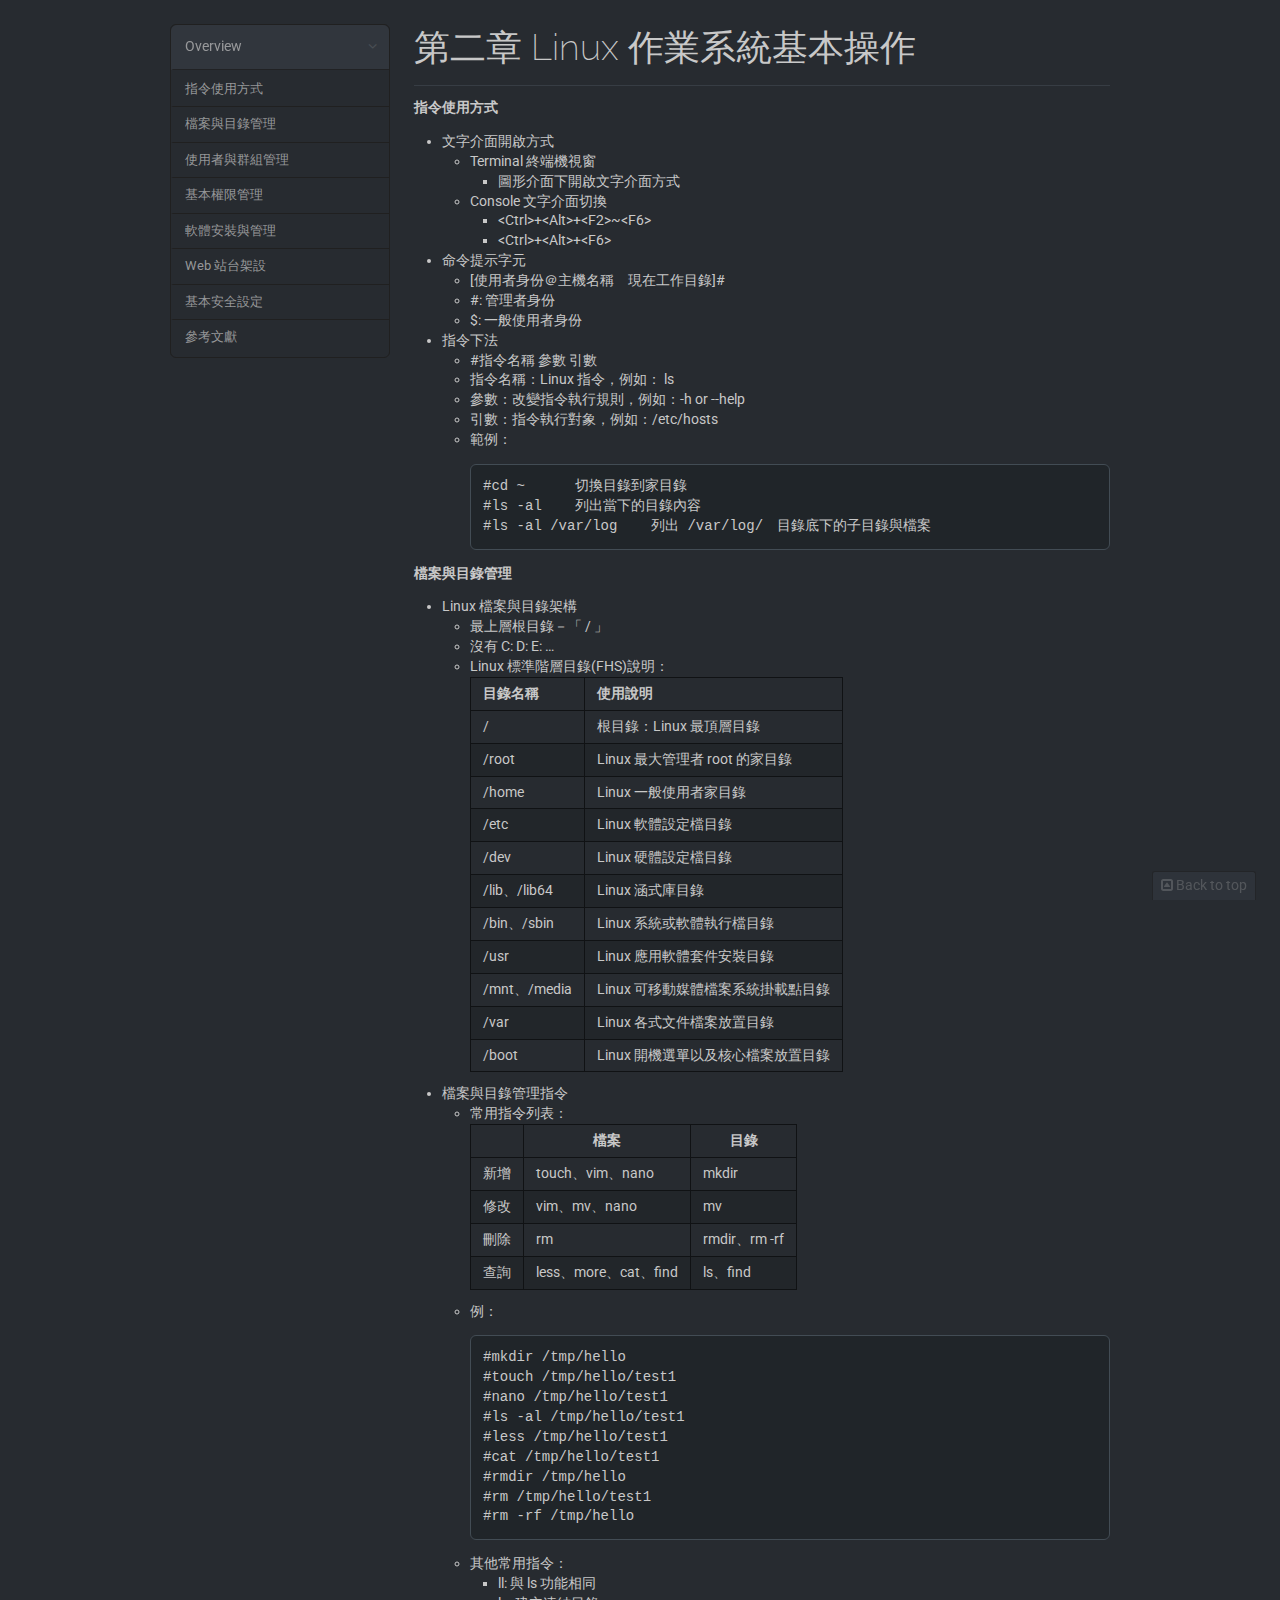
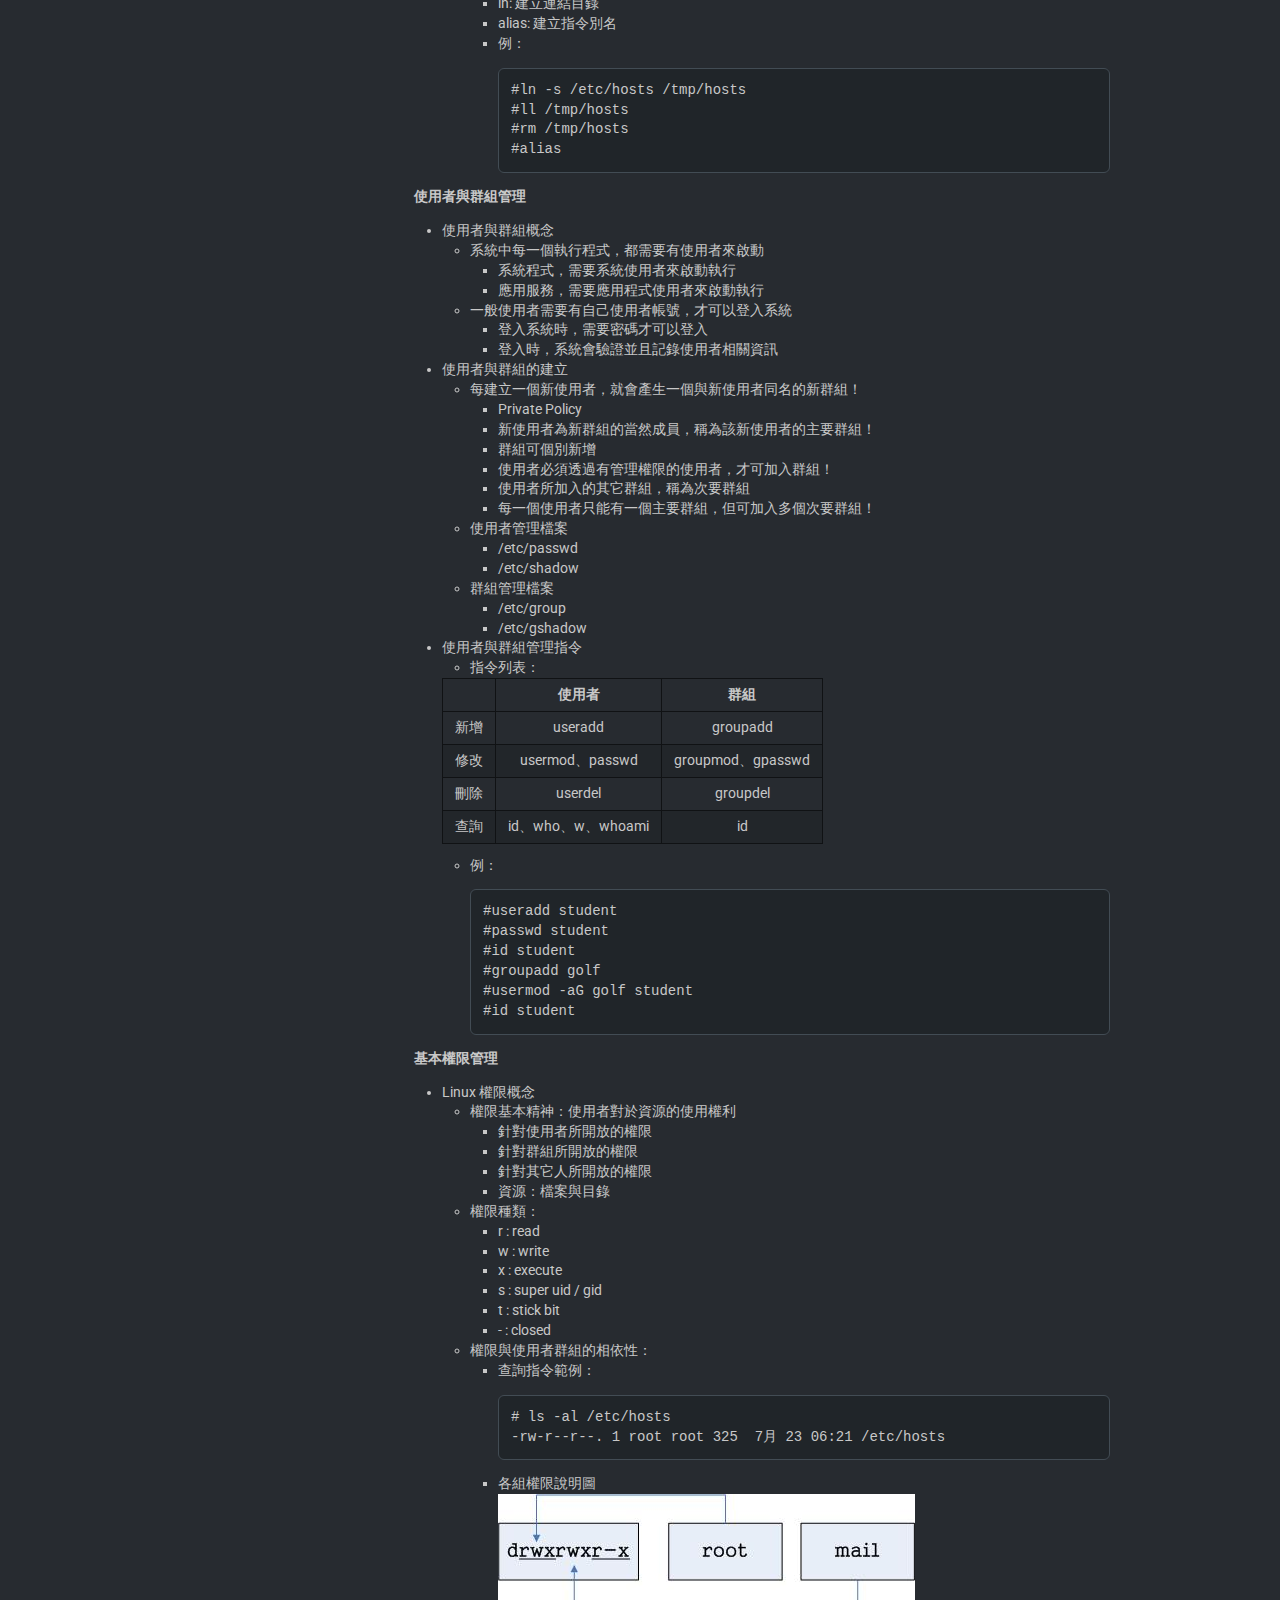
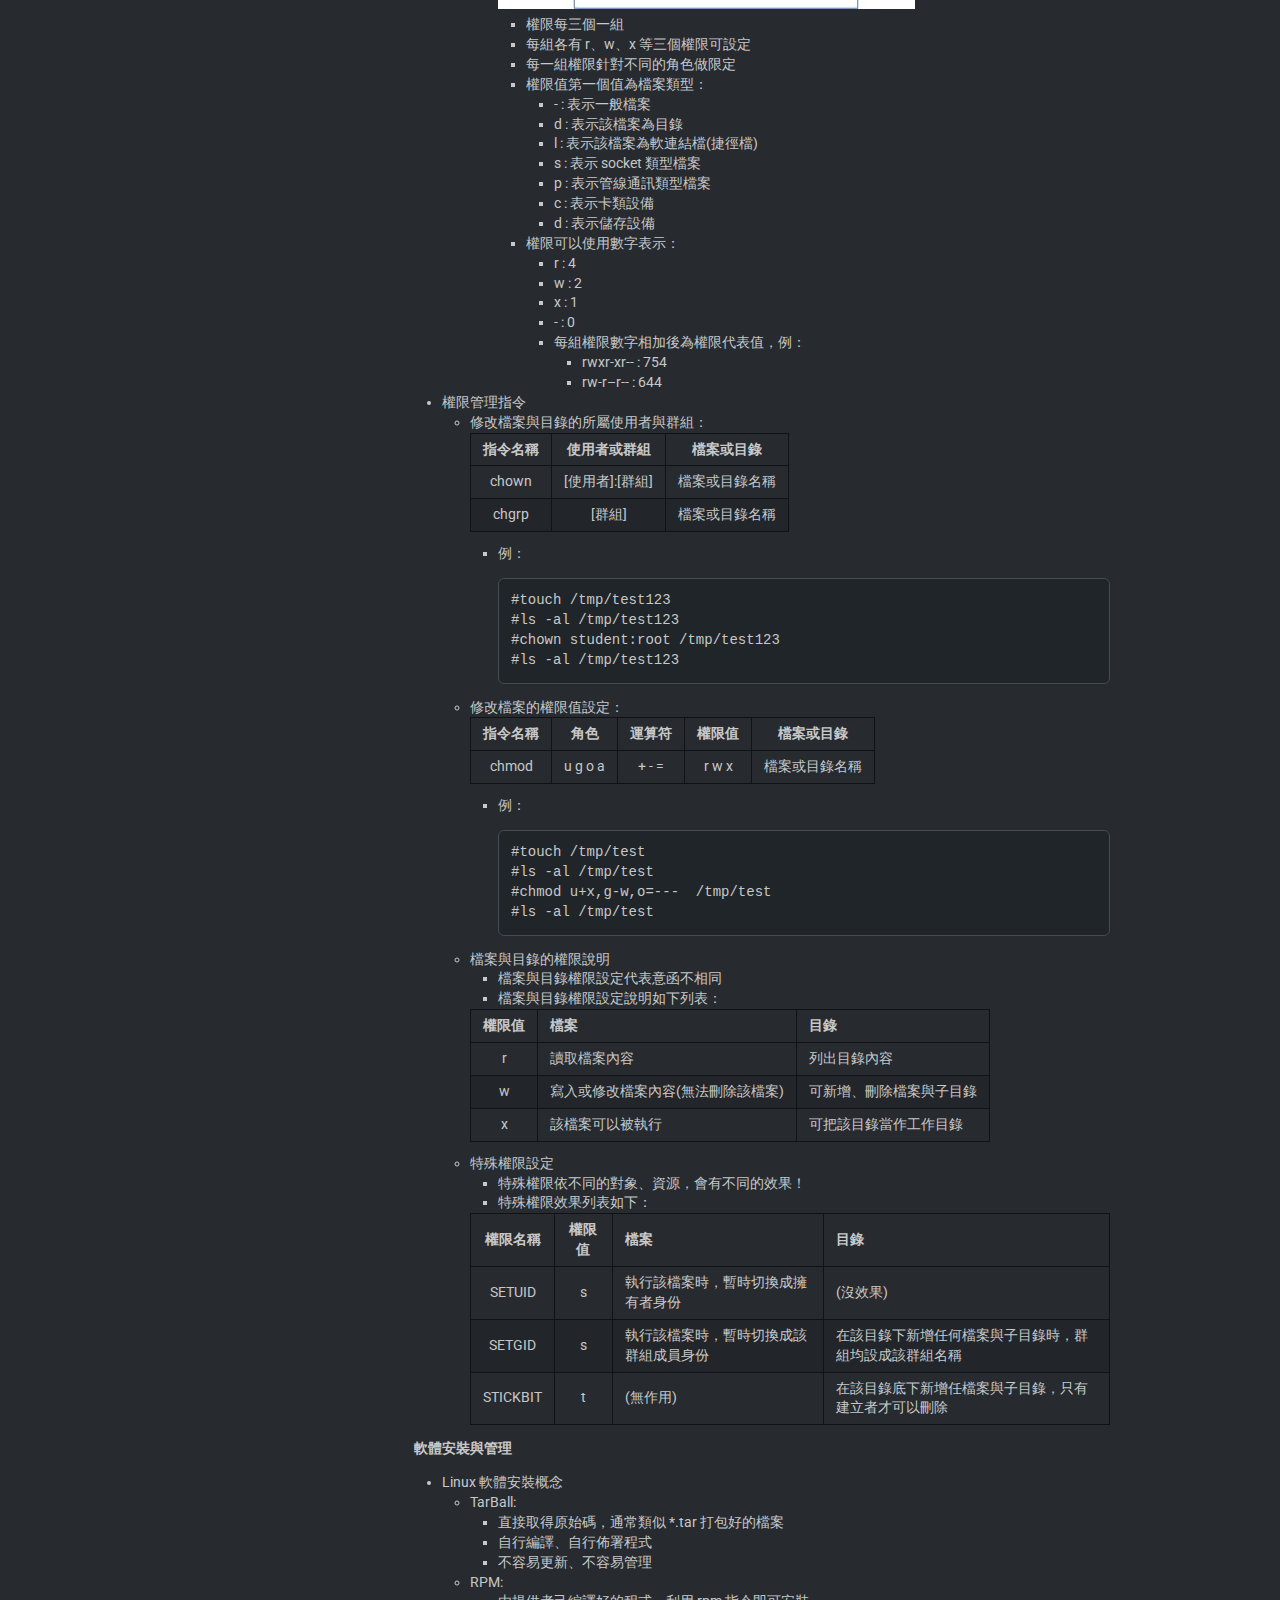
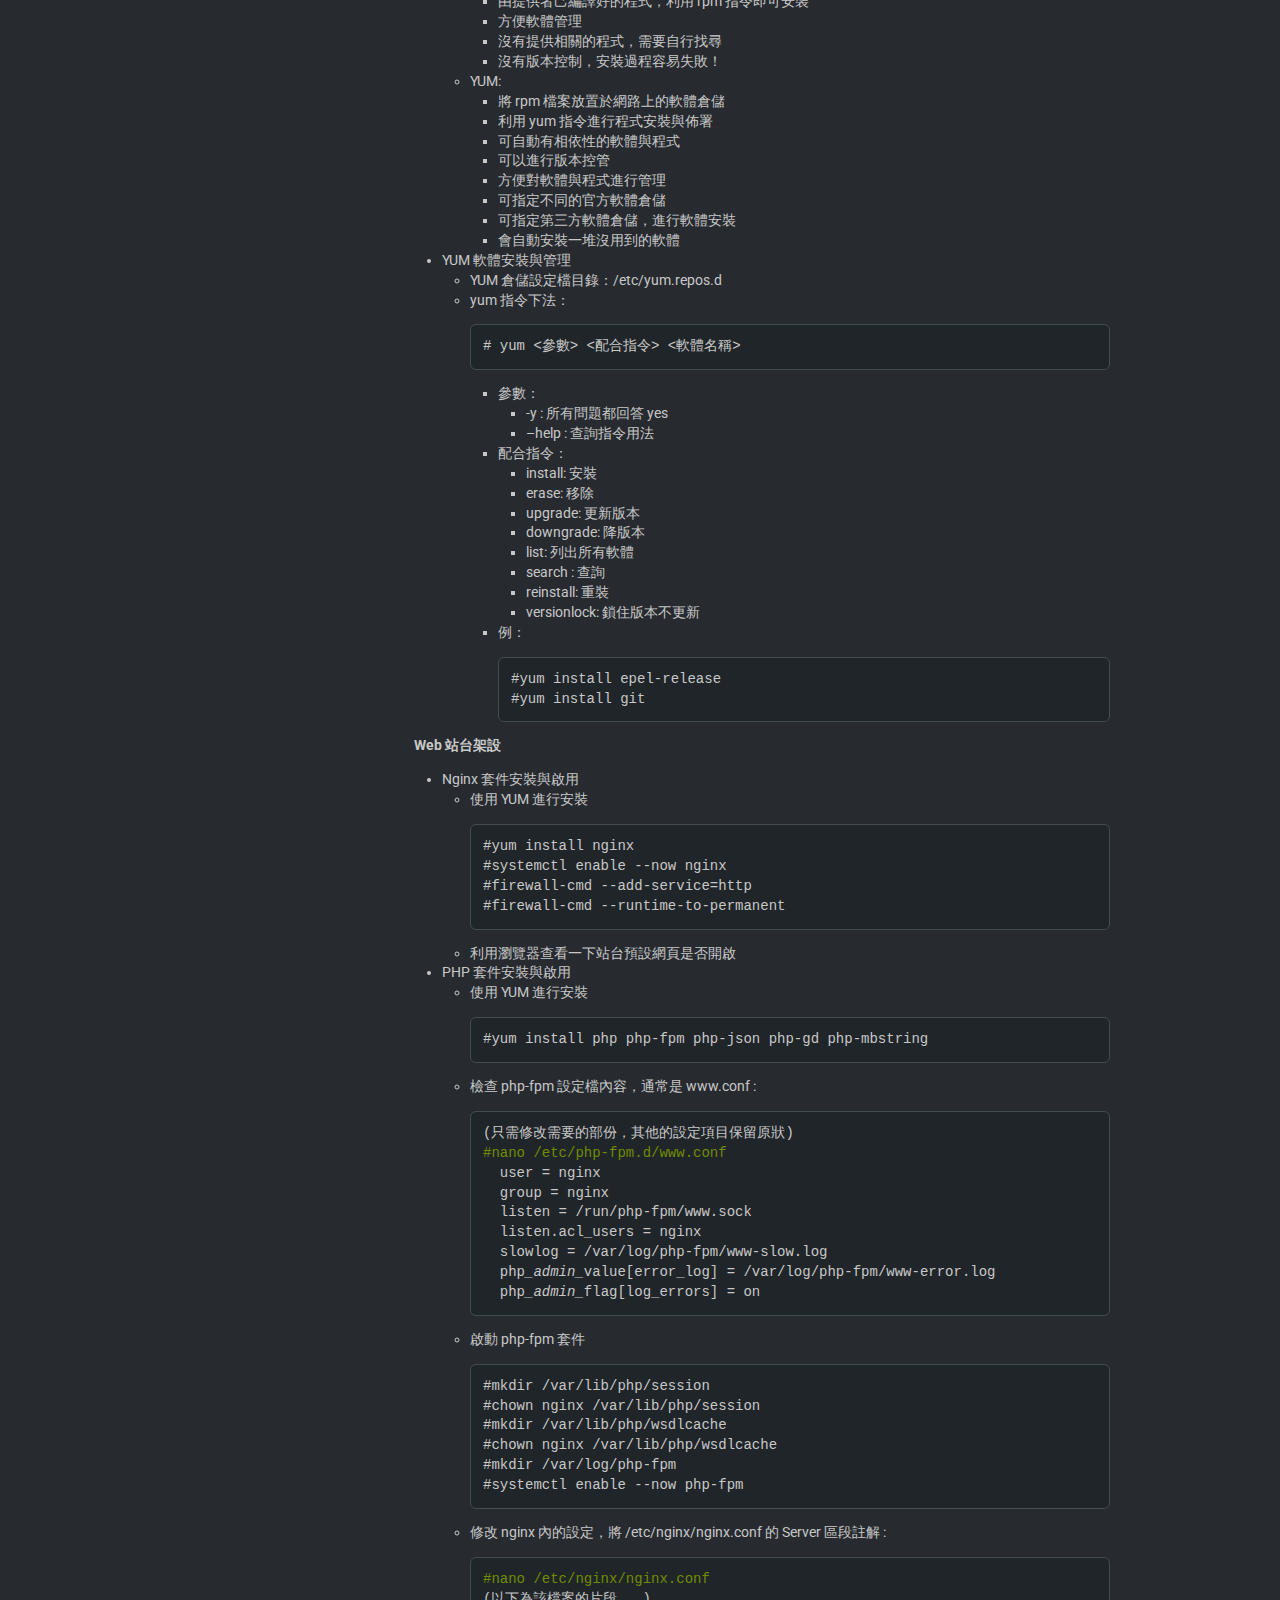
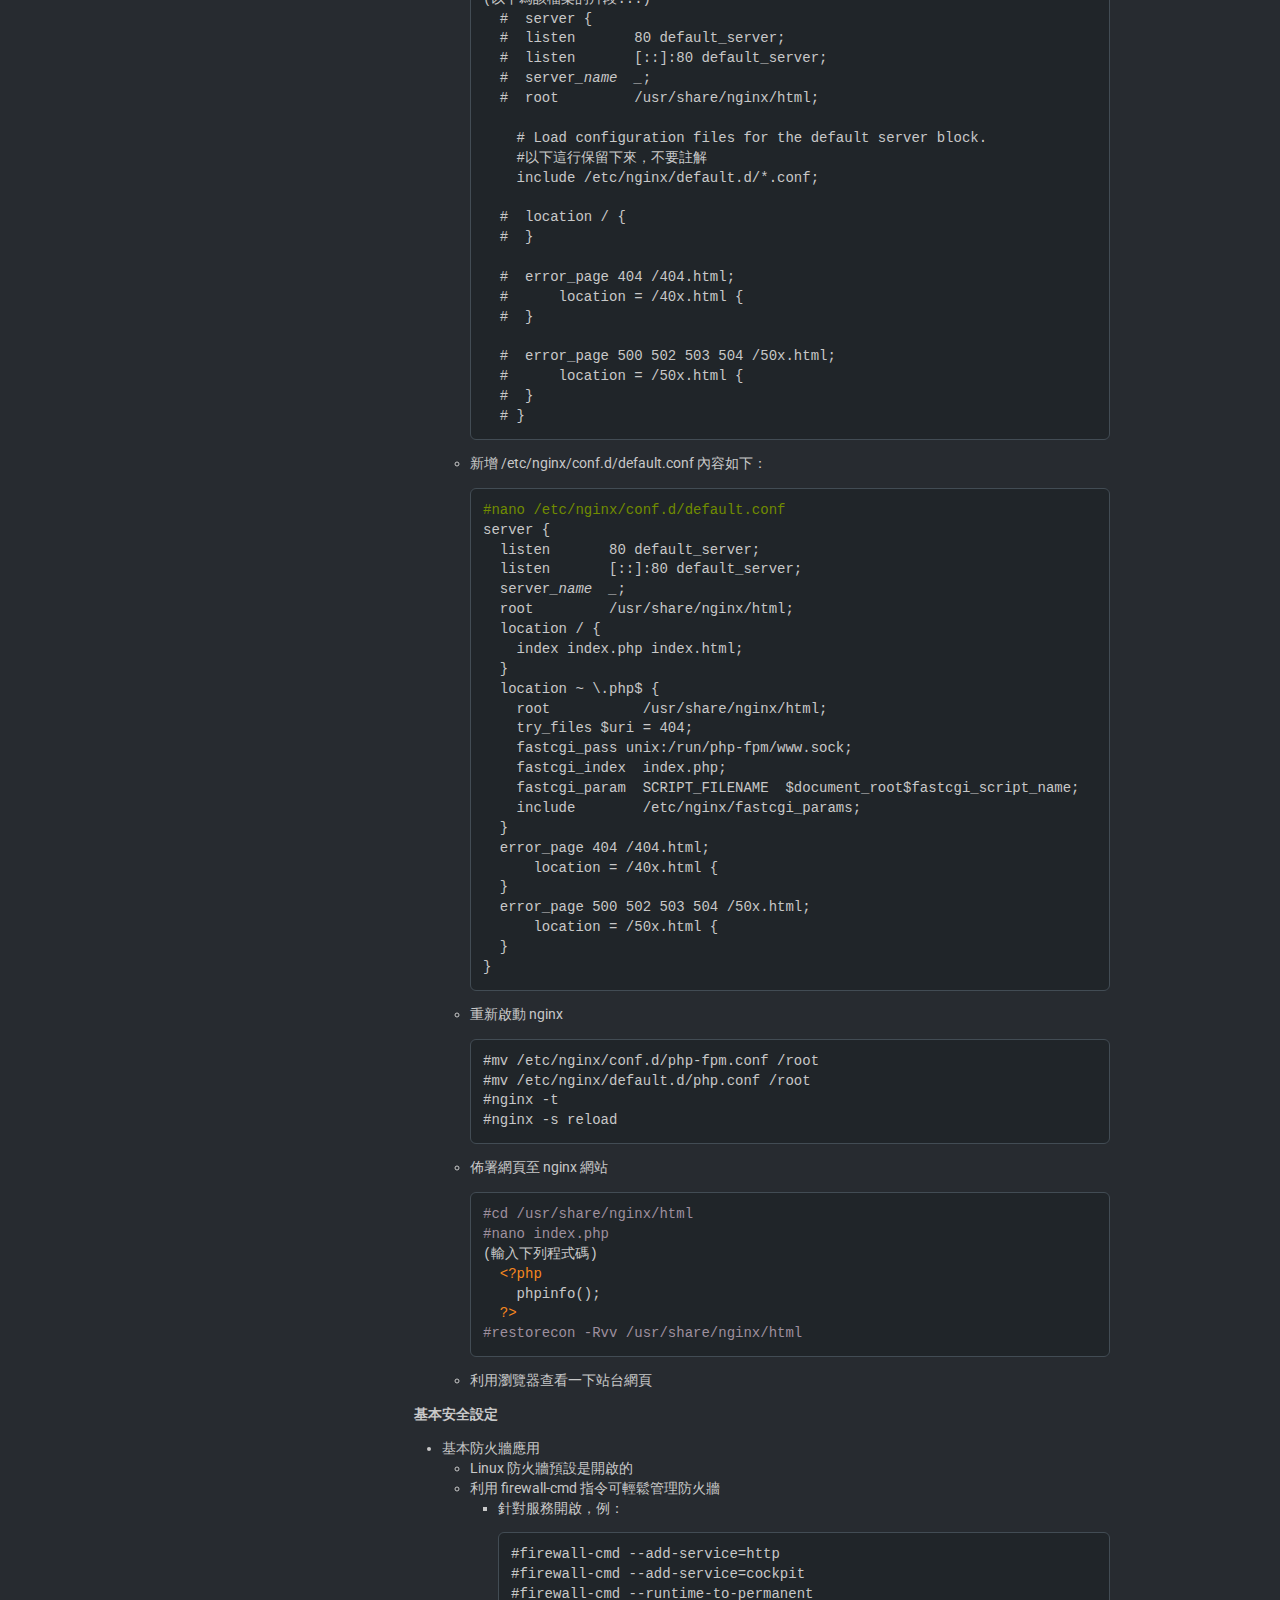
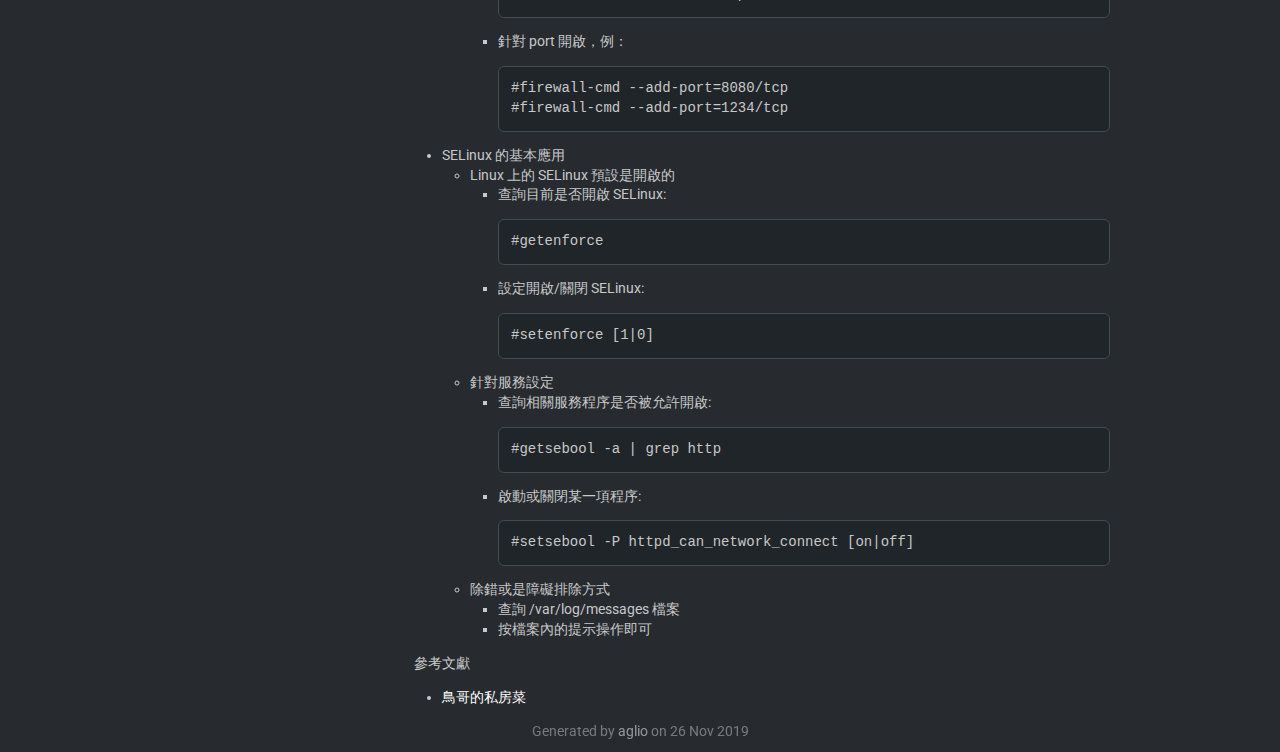
<file: ch2/index.html>
<!DOCTYPE html><html><head><meta charset="utf-8"><title>第二章 Linux 作業系統基本操作</title><link rel="stylesheet" href="https://maxcdn.bootstrapcdn.com/font-awesome/4.3.0/css/font-awesome.min.css"><style>@import url('https://fonts.googleapis.com/css?family=Roboto:400,700|Inconsolata|Raleway:200');.hljs-comment,.hljs-title{color:#8e908c}.hljs-variable,.hljs-attribute,.hljs-tag,.hljs-regexp,.ruby .hljs-constant,.xml .hljs-tag .hljs-title,.xml .hljs-pi,.xml .hljs-doctype,.html .hljs-doctype,.css .hljs-id,.css .hljs-class,.css .hljs-pseudo{color:#c82829}.hljs-number,.hljs-preprocessor,.hljs-pragma,.hljs-built_in,.hljs-literal,.hljs-params,.hljs-constant{color:#f5871f}.ruby .hljs-class .hljs-title,.css .hljs-rules .hljs-attribute{color:#eab700}.hljs-string,.hljs-value,.hljs-inheritance,.hljs-header,.ruby .hljs-symbol,.xml .hljs-cdata{color:#718c00}.css .hljs-hexcolor{color:#3e999f}.hljs-function,.python .hljs-decorator,.python .hljs-title,.ruby .hljs-function .hljs-title,.ruby .hljs-title .hljs-keyword,.perl .hljs-sub,.javascript .hljs-title,.coffeescript .hljs-title{color:#4271ae}.hljs-keyword,.javascript .hljs-function{color:#8959a8}.hljs{display:block;background:white;color:#4d4d4c;padding:.5em}.coffeescript .javascript,.javascript .xml,.tex .hljs-formula,.xml .javascript,.xml .vbscript,.xml .css,.xml .hljs-cdata{opacity:.5}.right .hljs-comment{color:#969896}.right .css .hljs-class,.right .css .hljs-id,.right .css .hljs-pseudo,.right .hljs-attribute,.right .hljs-regexp,.right .hljs-tag,.right .hljs-variable,.right .html .hljs-doctype,.right .ruby .hljs-constant,.right .xml .hljs-doctype,.right .xml .hljs-pi,.right .xml .hljs-tag .hljs-title{color:#c66}.right .hljs-built_in,.right .hljs-constant,.right .hljs-literal,.right .hljs-number,.right .hljs-params,.right .hljs-pragma,.right .hljs-preprocessor{color:#de935f}.right .css .hljs-rule .hljs-attribute,.right .ruby .hljs-class .hljs-title{color:#f0c674}.right .hljs-header,.right .hljs-inheritance,.right .hljs-name,.right .hljs-string,.right .hljs-value,.right .ruby .hljs-symbol,.right .xml .hljs-cdata{color:#b5bd68}.right .css .hljs-hexcolor,.right .hljs-title{color:#8abeb7}.right .coffeescript .hljs-title,.right .hljs-function,.right .javascript .hljs-title,.right .perl .hljs-sub,.right .python .hljs-decorator,.right .python .hljs-title,.right .ruby .hljs-function .hljs-title,.right .ruby .hljs-title .hljs-keyword{color:#81a2be}.right .hljs-keyword,.right .javascript .hljs-function{color:#b294bb}.right .hljs{display:block;overflow-x:auto;background:#1d1f21;color:#c5c8c6;padding:.5em;-webkit-text-size-adjust:none}.right .coffeescript .javascript,.right .javascript .xml,.right .tex .hljs-formula,.right .xml .css,.right .xml .hljs-cdata,.right .xml .javascript,.right .xml .vbscript{opacity:.5}.hljs-comment,.hljs-quote{color:#9e8f9e}.hljs-attribute,.hljs-link,.hljs-name,.hljs-regexp,.hljs-selector-class,.hljs-selector-id,.hljs-tag,.hljs-template-variable,.hljs-variable{color:#ca402b}.hljs-built_in,.hljs-literal,.hljs-meta,.hljs-number,.hljs-params,.hljs-type{color:#a65926}.hljs-bullet,.hljs-string,.hljs-symbol{color:#918b3b}.hljs-section,.hljs-title{color:#516aec}.hljs-keyword,.hljs-selector-tag{color:#7b59c0}.hljs{display:block;overflow-x:auto;background:#1b181b;color:#ab9bab;padding:.5em}.hljs-emphasis{font-style:italic}.hljs-strong{font-weight:700}.right .hljs-comment,.right .hljs-quote{color:#776977}.right .hljs-attribute,.right .hljs-link,.right .hljs-name,.right .hljs-regexp,.right .hljs-selector-class,.right .hljs-selector-id,.right .hljs-tag,.right .hljs-template-variable,.right .hljs-variable{color:#ca402b}.right .hljs-built_in,.right .hljs-literal,.right .hljs-meta,.right .hljs-number,.right .hljs-params,.right .hljs-type{color:#a65926}.right .hljs-bullet,.right .hljs-string,.right .hljs-symbol{color:#918b3b}.right .hljs-section,.right .hljs-title{color:#516aec}.right .hljs-keyword,.right .hljs-selector-tag{color:#7b59c0}.right .hljs{display:block;overflow-x:auto;background:#f7f3f7;color:#695d69;padding:.5em}.right .hljs-emphasis{font-style:italic}.right .hljs-strong{font-weight:700}body{color:#c8c8c8;background:#272b30;font:400 14px / 1.42 'Roboto',Helvetica,sans-serif}header{border-bottom:1px solid #373d44;margin-bottom:12px}h1,h2,h3,h4,h5{color:#c8c8c8;margin:12px 0}h1 .permalink,h2 .permalink,h3 .permalink,h4 .permalink,h5 .permalink{margin-left:0;opacity:0;transition:opacity .25s ease}h1:hover .permalink,h2:hover .permalink,h3:hover .permalink,h4:hover .permalink,h5:hover .permalink{opacity:1}.triple h1 .permalink,.triple h2 .permalink,.triple h3 .permalink,.triple h4 .permalink,.triple h5 .permalink{opacity:.15}.triple h1:hover .permalink,.triple h2:hover .permalink,.triple h3:hover .permalink,.triple h4:hover .permalink,.triple h5:hover .permalink{opacity:.15}h1{font:200 36px 'Raleway',Helvetica,sans-serif;font-size:36px}h2{font:200 36px 'Raleway',Helvetica,sans-serif;font-size:30px}h3{font-size:100%;text-transform:uppercase}h5{font-size:100%;font-weight:normal}p{margin:0 0 10px}p.choices{line-height:1.6}a{color:white;text-decoration:none}li p{margin:0}hr.split{border:0;height:1px;width:100%;padding-left:6px;margin:12px auto;background-image:linear-gradient(to right, rgba(200,200,200,0) 20%, rgba(200,200,200,0.2) 51.4%, rgba(39,43,48,0.2) 51.4%, rgba(39,43,48,0) 80%)}dl dt{float:left;width:130px;clear:left;text-align:right;overflow:hidden;text-overflow:ellipsis;white-space:nowrap;font-weight:700}dl dd{margin-left:150px}blockquote{color:rgba(200,200,200,0.5);font-size:15.5px;padding:10px 20px;margin:12px 0;border-left:5px solid #2b3237}blockquote p:last-child{margin-bottom:0}pre{background-color:#202529;padding:12px;border:1px solid #424c54;border-radius:6px;overflow:auto}pre code{color:#c8c8c8;background-color:transparent;padding:0;border:none}code{color:#ddd;background-color:#373b40;font:'Inconsolata',monospace;padding:1px 4px;border:1px solid #424c54;border-radius:3px}ul,ol{padding-left:2em}table{border-collapse:collapse;border-spacing:0;margin-bottom:12px}table tr:nth-child(2n){background-color:#22262a}table th,table td{padding:6px 12px;border:1px solid #101214}.text-muted{opacity:.5}.note,.warning{padding:.3em 1em;margin:1em 0;border-radius:2px;font-size:90%}.note h1,.warning h1,.note h2,.warning h2,.note h3,.warning h3,.note h4,.warning h4,.note h5,.warning h5,.note h6,.warning h6{font-family:200 36px 'Raleway',Helvetica,sans-serif;font-size:135%;font-weight:500}.note p,.warning p{margin:.5em 0}.note{color:#c8c8c8;background-color:#2b373e;border-left:4px solid #5bc0de}.note h1,.note h2,.note h3,.note h4,.note h5,.note h6{color:#5bc0de}.warning{color:#c8c8c8;background-color:#352b30;border-left:4px solid #e9322d}.warning h1,.warning h2,.warning h3,.warning h4,.warning h5,.warning h6{color:#e9322d}header{margin-top:24px}nav{position:fixed;top:24px;bottom:0;overflow-y:auto}nav .resource-group{padding:0}nav .resource-group .heading{position:relative}nav .resource-group .heading .chevron{position:absolute;top:12px;right:12px;opacity:.5}nav .resource-group .heading a{display:block;color:#c8c8c8;opacity:.7;border-left:2px solid transparent;margin:0}nav .resource-group .heading a:hover{text-decoration:none;background-color:bad-color;border-left:2px solid #c8c8c8}nav ul{list-style-type:none;padding-left:0}nav ul a{display:block;font-size:13px;color:rgba(200,200,200,0.7);padding:8px 12px;border-top:1px solid #202020;border-left:2px solid transparent;overflow:hidden;text-overflow:ellipsis;white-space:nowrap}nav ul a:hover{text-decoration:none;background-color:bad-color;border-left:2px solid #c8c8c8}nav ul>li{margin:0}nav ul>li:first-child{margin-top:-12px}nav ul>li:last-child{margin-bottom:-12px}nav ul ul a{padding-left:24px}nav ul ul li{margin:0}nav ul ul li:first-child{margin-top:0}nav ul ul li:last-child{margin-bottom:0}nav>div>div>ul>li:first-child>a{border-top:none}.preload *{transition:none !important}.pull-left{float:left}.pull-right{float:right}.badge{display:inline-block;float:right;min-width:10px;min-height:14px;padding:3px 7px;font-size:12px;color:#fff;background-color:#373d44;border-radius:10px;margin:-2px 0}.badge.get{color:white;background-color:#5bc0de}.badge.head{color:white;background-color:#5bc0de}.badge.options{color:white;background-color:#5bc0de}.badge.put{color:white;background-color:#f89406}.badge.patch{color:white;background-color:#f89406}.badge.post{color:white;background-color:#62c462}.badge.delete{color:white;background-color:#ee5f5b}.collapse-button{float:right}.collapse-button .close{display:none;color:white;cursor:pointer}.collapse-button .open{color:white;cursor:pointer}.collapse-button.show .close{display:inline}.collapse-button.show .open{display:none}.collapse-content{max-height:0;overflow:hidden;transition:max-height .3s ease-in-out}nav{width:220px}.container{max-width:940px;margin-left:auto;margin-right:auto}.container .row .content{margin-left:244px;width:696px}.container .row:after{content:'';display:block;clear:both}.container-fluid nav{width:22%}.container-fluid .row .content{margin-left:24%}.container-fluid.triple nav{width:16.5%;padding-right:1px}.container-fluid.triple .row .content{position:relative;margin-left:16.5%;padding-left:24px}.middle:before,.middle:after{content:'';display:table}.middle:after{clear:both}.middle{box-sizing:border-box;width:51.5%;padding-right:12px}.right{box-sizing:border-box;float:right;width:48.5%;padding-left:12px}.right a{color:#666}.right h1,.right h2,.right h3,.right h4,.right h5,.right p,.right div{color:#272b30}.right pre{background-color:#f7f6f5;border:1px solid #f7f6f5}.right pre code{color:#333}.right .description{margin-top:12px}.triple .resource-heading{font-size:125%}.definition{margin-top:12px;margin-bottom:12px}.definition .method{font-weight:bold}.definition .method.get{color:#2e98b8}.definition .method.head{color:#2e98b8}.definition .method.options{color:#2e98b8}.definition .method.post{color:#2eb82e}.definition .method.put{color:#b87f2e}.definition .method.patch{color:#b87f2e}.definition .method.delete{color:#b8322e}.definition .uri{word-break:break-all;word-wrap:break-word}.definition .hostname{opacity:.5}.example-names{background-color:#eee;padding:12px;border-radius:6px}.example-names .tab-button{cursor:pointer;color:#c8c8c8;border:1px solid #ddd;padding:6px;margin-left:12px}.example-names .tab-button.active{background-color:#d5d5d5}.right .example-names{background-color:#adaaa6}.right .example-names .tab-button{color:#272b30;border:1px solid #d8d4cf;border-radius:6px}.right .example-names .tab-button.active{background-color:#95918b}#nav-background{position:fixed;left:0;top:0;bottom:0;width:16.5%;padding-right:14.4px;background-color:#272b30;border-right:1px solid #272b30;z-index:-1}#right-panel-background{position:absolute;right:-12px;top:-12px;bottom:-12px;width:48.6%;background-color:#d8d4cf;z-index:-1}@media (max-width:1200px){nav{width:198px}.container{max-width:840px}.container .row .content{margin-left:224px;width:606px}}@media (max-width:992px){nav{width:169.4px}.container{max-width:720px}.container .row .content{margin-left:194px;width:526px}}@media (max-width:768px){nav{display:none}.container{width:95%;max-width:none}.container .row .content,.container-fluid .row .content,.container-fluid.triple .row .content{margin-left:auto;margin-right:auto;width:95%}#nav-background{display:none}#right-panel-background{width:48.6%}}.back-to-top{position:fixed;z-index:1;bottom:0;right:24px;padding:4px 8px;color:rgba(200,200,200,0.5);background-color:#373d44;text-decoration:none !important;border-top:1px solid #202020;border-left:1px solid #202020;border-right:1px solid #202020;border-top-left-radius:3px;border-top-right-radius:3px}.resource-group{padding:12px;margin-bottom:12px;background-color:#272b30;border:1px solid #202020;border-radius:6px}.resource-group h2.group-heading,.resource-group .heading a{padding:12px;margin:-12px -12px 12px -12px;background-color:#373d44;border-bottom:1px solid #202020;border-top-left-radius:6px;border-top-right-radius:6px;white-space:nowrap;text-overflow:ellipsis;overflow:hidden}.triple .content .resource-group{padding:0;border:none}.triple .content .resource-group h2.group-heading,.triple .content .resource-group .heading a{margin:0 0 12px 0;border:1px solid #202020}nav .resource-group .heading a{padding:12px;margin-bottom:0}nav .resource-group .collapse-content{padding:0}.action{margin-bottom:12px;padding:12px 12px 0 12px;overflow:hidden;border:1px solid transparent;border-radius:6px}.action h4.action-heading{padding:6px 12px;margin:-12px -12px 12px -12px;border-bottom:1px solid transparent;border-top-left-radius:6px;border-top-right-radius:6px;overflow:hidden}.action h4.action-heading .name{float:right;font-weight:normal;padding:6px 0}.action h4.action-heading .method{padding:6px 12px;margin-right:12px;border-radius:3px;display:inline-block}.action h4.action-heading .method.get{color:#fff;background-color:#2390b0}.action h4.action-heading .method.head{color:#fff;background-color:#2390b0}.action h4.action-heading .method.options{color:#fff;background-color:#2390b0}.action h4.action-heading .method.put{color:#fff;background-color:#945904}.action h4.action-heading .method.patch{color:#fff;background-color:#945904}.action h4.action-heading .method.post{color:#fff;background-color:#348c34}.action h4.action-heading .method.delete{color:#fff;background-color:#ce1a15}.action h4.action-heading code{color:black;background-color:rgba(255,255,255,0.7);border-color:transparent;font-weight:normal;word-break:break-all;display:inline-block;margin-top:2px}.action dl.inner{padding-bottom:2px}.action .title{border-bottom:1px solid #272b30;margin:0 -12px -1px -12px;padding:12px}.action.get{border-color:#202020}.action.get h4.action-heading{color:#2390b0;background:#5bc0de;border-bottom-color:#202020}.action.head{border-color:#202020}.action.head h4.action-heading{color:#2390b0;background:#5bc0de;border-bottom-color:#202020}.action.options{border-color:#202020}.action.options h4.action-heading{color:#2390b0;background:#5bc0de;border-bottom-color:#202020}.action.post{border-color:#202020}.action.post h4.action-heading{color:#348c34;background:#62c462;border-bottom-color:#202020}.action.put{border-color:#202020}.action.put h4.action-heading{color:#945904;background:#f89406;border-bottom-color:#202020}.action.patch{border-color:#202020}.action.patch h4.action-heading{color:#945904;background:#f89406;border-bottom-color:#202020}.action.delete{border-color:#202020}.action.delete h4.action-heading{color:#ce1a15;background:#ee5f5b;border-bottom-color:#202020}</style></head><body class="preload"><a href="#top" class="text-muted back-to-top"><i class="fa fa-toggle-up"></i>&nbsp;Back to top</a><div class="container"><div class="row"><nav><div class="resource-group"><div class="heading"><div class="chevron"><i class="open fa fa-angle-down"></i></div><a href="#top">Overview</a></div><div class="collapse-content"><ul><li><a href="#header-指令使用方式">指令使用方式</a></li><li><a href="#header-檔案與目錄管理">檔案與目錄管理</a></li><li><a href="#header-使用者與群組管理">使用者與群組管理</a></li><li><a href="#header-基本權限管理">基本權限管理</a></li><li><a href="#header-軟體安裝與管理">軟體安裝與管理</a></li><li><a href="#header-web-站台架設">Web 站台架設</a></li><li><a href="#header-基本安全設定">基本安全設定</a></li><li><a href="#header-參考文獻">參考文獻</a></li></ul></div></div></nav><div class="content"><header><h1 id="top">第二章 Linux 作業系統基本操作</h1></header><h4 id="header-指令使用方式">指令使用方式 <a class="permalink" href="#header-指令使用方式" aria-hidden="true">¶</a></h4>
<ul>
<li>
<p>文字介面開啟方式</p>
<ul>
<li>Terminal 終端機視窗
<ul>
<li>圖形介面下開啟文字介面方式</li>
</ul>
</li>
<li>Console 文字介面切換
<ul>
<li>&lt;Ctrl&gt;+&lt;Alt&gt;+&lt;F2&gt;~&lt;F6&gt;</li>
<li>&lt;Ctrl&gt;+&lt;Alt&gt;+&lt;F6&gt;</li>
</ul>
</li>
</ul>
</li>
<li>
<p>命令提示字元</p>
<ul>
<li>[使用者身份＠主機名稱　現在工作目錄]#</li>
<li>#: 管理者身份</li>
<li>$: 一般使用者身份</li>
</ul>
</li>
<li>
<p>指令下法</p>
<ul>
<li>#指令名稱   參數  引數</li>
<li>指令名稱：Linux 指令，例如： ls</li>
<li>參數：改變指令執行規則，例如：-h or --help</li>
<li>引數：指令執行對象，例如：/etc/hosts</li>
<li>範例：<pre><code>#cd ~      切換目錄到家目錄
#ls -al    列出當下的目錄內容
#ls -al /var/log    列出 /var/log/　目錄底下的子目錄與檔案</code></pre>
</li>
</ul>
</li>
</ul>
<h4 id="header-檔案與目錄管理">檔案與目錄管理 <a class="permalink" href="#header-檔案與目錄管理" aria-hidden="true">¶</a></h4>
<ul>
<li>
<p>Linux 檔案與目錄架構</p>
<ul>
<li>
<p>最上層根目錄－「 / 」</p>
</li>
<li>
<p>沒有 C: D: E: …</p>
</li>
<li>
<p>Linux 標準階層目錄(FHS)說明：</p>
<table>
<thead>
<tr>
<th style="text-align:left">目錄名稱</th>
<th style="text-align:left">使用說明</th>
</tr>
</thead>
<tbody>
<tr>
<td style="text-align:left">/</td>
<td style="text-align:left">根目錄：Linux 最頂層目錄</td>
</tr>
<tr>
<td style="text-align:left">/root</td>
<td style="text-align:left">Linux 最大管理者 root 的家目錄</td>
</tr>
<tr>
<td style="text-align:left">/home</td>
<td style="text-align:left">Linux 一般使用者家目錄</td>
</tr>
<tr>
<td style="text-align:left">/etc</td>
<td style="text-align:left">Linux 軟體設定檔目錄</td>
</tr>
<tr>
<td style="text-align:left">/dev</td>
<td style="text-align:left">Linux 硬體設定檔目錄</td>
</tr>
<tr>
<td style="text-align:left">/lib、/lib64</td>
<td style="text-align:left">Linux 涵式庫目錄</td>
</tr>
<tr>
<td style="text-align:left">/bin、/sbin</td>
<td style="text-align:left">Linux 系統或軟體執行檔目錄</td>
</tr>
<tr>
<td style="text-align:left">/usr</td>
<td style="text-align:left">Linux 應用軟體套件安裝目錄</td>
</tr>
<tr>
<td style="text-align:left">/mnt、/media</td>
<td style="text-align:left">Linux 可移動媒體檔案系統掛載點目錄</td>
</tr>
<tr>
<td style="text-align:left">/var</td>
<td style="text-align:left">Linux 各式文件檔案放置目錄</td>
</tr>
<tr>
<td style="text-align:left">/boot</td>
<td style="text-align:left">Linux 開機選單以及核心檔案放置目錄</td>
</tr>
</tbody>
</table>
</li>
</ul>
</li>
<li>
<p>檔案與目錄管理指令</p>
<ul>
<li>
<p>常用指令列表：</p>
<table>
<thead>
<tr>
<th style="text-align:center"></th>
<th>檔案</th>
<th>目錄</th>
</tr>
</thead>
<tbody>
<tr>
<td style="text-align:center">新增</td>
<td>touch、vim、nano</td>
<td>mkdir</td>
</tr>
<tr>
<td style="text-align:center">修改</td>
<td>vim、mv、nano</td>
<td>mv</td>
</tr>
<tr>
<td style="text-align:center">刪除</td>
<td>rm</td>
<td>rmdir、rm -rf</td>
</tr>
<tr>
<td style="text-align:center">查詢</td>
<td>less、more、cat、find</td>
<td>ls、find</td>
</tr>
</tbody>
</table>
</li>
<li>
<p>例：</p>
<pre><code>#mkdir /tmp/hello
#touch /tmp/hello/test1
#nano /tmp/hello/test1
#ls -al /tmp/hello/test1
#less /tmp/hello/test1
#cat /tmp/hello/test1
#rmdir /tmp/hello
#rm /tmp/hello/test1
#rm -rf /tmp/hello</code></pre>
</li>
<li>
<p>其他常用指令：</p>
<ul>
<li>ll: 與 ls 功能相同</li>
<li>ln: 建立連結目錄</li>
<li>alias: 建立指令別名</li>
<li>例：<pre><code>#ln -s /etc/hosts /tmp/hosts
#ll /tmp/hosts
#rm /tmp/hosts
#alias</code></pre>
</li>
</ul>
</li>
</ul>
</li>
</ul>
<h4 id="header-使用者與群組管理">使用者與群組管理 <a class="permalink" href="#header-使用者與群組管理" aria-hidden="true">¶</a></h4>
<ul>
<li>
<p>使用者與群組概念</p>
<ul>
<li>系統中每一個執行程式，都需要有使用者來啟動
<ul>
<li>系統程式，需要系統使用者來啟動執行</li>
<li>應用服務，需要應用程式使用者來啟動執行</li>
</ul>
</li>
<li>一般使用者需要有自己使用者帳號，才可以登入系統
<ul>
<li>登入系統時，需要密碼才可以登入</li>
<li>登入時，系統會驗證並且記錄使用者相關資訊</li>
</ul>
</li>
</ul>
</li>
<li>
<p>使用者與群組的建立</p>
<ul>
<li>每建立一個新使用者，就會產生一個與新使用者同名的新群組！
<ul>
<li>Private Policy</li>
<li>新使用者為新群組的當然成員，稱為該新使用者的主要群組！</li>
<li>群組可個別新增</li>
<li>使用者必須透過有管理權限的使用者，才可加入群組！</li>
<li>使用者所加入的其它群組，稱為次要群組</li>
<li>每一個使用者只能有一個主要群組，但可加入多個次要群組！</li>
</ul>
</li>
<li>使用者管理檔案
<ul>
<li>/etc/passwd</li>
<li>/etc/shadow</li>
</ul>
</li>
<li>群組管理檔案
<ul>
<li>/etc/group</li>
<li>/etc/gshadow</li>
</ul>
</li>
</ul>
</li>
<li>
<p>使用者與群組管理指令</p>
<ul>
<li>指令列表：</li>
</ul>
<table>
<thead>
<tr>
<th style="text-align:center"></th>
<th style="text-align:center">使用者</th>
<th style="text-align:center">群組</th>
</tr>
</thead>
<tbody>
<tr>
<td style="text-align:center">新增</td>
<td style="text-align:center">useradd</td>
<td style="text-align:center">groupadd</td>
</tr>
<tr>
<td style="text-align:center">修改</td>
<td style="text-align:center">usermod、passwd</td>
<td style="text-align:center">groupmod、gpasswd</td>
</tr>
<tr>
<td style="text-align:center">刪除</td>
<td style="text-align:center">userdel</td>
<td style="text-align:center">groupdel</td>
</tr>
<tr>
<td style="text-align:center">查詢</td>
<td style="text-align:center">id、who、w、whoami</td>
<td style="text-align:center">id</td>
</tr>
</tbody>
</table>
<ul>
<li>例：<pre><code>#useradd student
#passwd student
#id student
#groupadd golf
#usermod -aG golf student
#id student</code></pre>
</li>
</ul>
</li>
</ul>
<h4 id="header-基本權限管理">基本權限管理 <a class="permalink" href="#header-基本權限管理" aria-hidden="true">¶</a></h4>
<ul>
<li>
<p>Linux 權限概念</p>
<ul>
<li>權限基本精神：使用者對於資源的使用權利
<ul>
<li>針對使用者所開放的權限</li>
<li>針對群組所開放的權限</li>
<li>針對其它人所開放的權限</li>
<li>資源：檔案與目錄</li>
</ul>
</li>
<li>權限種類：
<ul>
<li>r : read</li>
<li>w : write</li>
<li>x : execute</li>
<li>s : super uid / gid</li>
<li>t : stick bit</li>
<li>- : closed</li>
</ul>
</li>
<li>權限與使用者群組的相依性：
<ul>
<li>
<p>查詢指令範例：</p>
<pre><code># ls -al /etc/hosts
-rw-r--r--. 1 root root 325  7月 23 06:21 /etc/hosts</code></pre>
</li>
<li>
<p>各組權限說明圖</p>
<p><img src="img/1.jpg" alt="各組權限說明圖" title="各組權限說明圖"></p>
<ul>
<li>權限每三個一組</li>
<li>每組各有 r、w、x 等三個權限可設定</li>
<li>每一組權限針對不同的角色做限定</li>
<li>權限值第一個值為檔案類型：
<ul>
<li>- : 表示一般檔案</li>
<li>d : 表示該檔案為目錄</li>
<li>l : 表示該檔案為軟連結檔(捷徑檔)</li>
<li>s : 表示 socket 類型檔案</li>
<li>p : 表示管線通訊類型檔案</li>
<li>c : 表示卡類設備</li>
<li>d : 表示儲存設備</li>
</ul>
</li>
<li>權限可以使用數字表示：
<ul>
<li>r : 4</li>
<li>w : 2</li>
<li>x : 1</li>
<li>- : 0</li>
<li>每組權限數字相加後為權限代表值，例：
<ul>
<li>rwxr-xr-- : 754</li>
<li>rw-r–r-- : 644</li>
</ul>
</li>
</ul>
</li>
</ul>
</li>
</ul>
</li>
</ul>
</li>
<li>
<p>權限管理指令</p>
<ul>
<li>
<p>修改檔案與目錄的所屬使用者與群組：</p>
<table>
<thead>
<tr>
<th style="text-align:center">指令名稱</th>
<th style="text-align:center">使用者或群組</th>
<th style="text-align:center">檔案或目錄</th>
</tr>
</thead>
<tbody>
<tr>
<td style="text-align:center">chown</td>
<td style="text-align:center">[使用者]:[群組]</td>
<td style="text-align:center">檔案或目錄名稱</td>
</tr>
<tr>
<td style="text-align:center">chgrp</td>
<td style="text-align:center">[群組]</td>
<td style="text-align:center">檔案或目錄名稱</td>
</tr>
</tbody>
</table>
<ul>
<li>例：<pre><code>#touch /tmp/test123
#ls -al /tmp/test123
#chown student:root /tmp/test123
#ls -al /tmp/test123</code></pre>
</li>
</ul>
</li>
<li>
<p>修改檔案的權限值設定：</p>
<table>
<thead>
<tr>
<th style="text-align:center">指令名稱</th>
<th style="text-align:center">角色</th>
<th style="text-align:center">運算符</th>
<th style="text-align:center">權限值</th>
<th style="text-align:center">檔案或目錄</th>
</tr>
</thead>
<tbody>
<tr>
<td style="text-align:center">chmod</td>
<td style="text-align:center">u g o a</td>
<td style="text-align:center">+ - =</td>
<td style="text-align:center">r w x</td>
<td style="text-align:center">檔案或目錄名稱</td>
</tr>
</tbody>
</table>
<ul>
<li>例：<pre><code>#touch /tmp/test
#ls -al /tmp/test
#chmod u+x,g-w,o=---  /tmp/test
#ls -al /tmp/test
</code></pre>
</li>
</ul>
</li>
<li>
<p>檔案與目錄的權限說明</p>
<ul>
<li>檔案與目錄權限設定代表意函不相同</li>
<li>檔案與目錄權限設定說明如下列表：</li>
</ul>
<table>
<thead>
<tr>
<th style="text-align:center">權限值</th>
<th style="text-align:left">檔案</th>
<th style="text-align:left">目錄</th>
</tr>
</thead>
<tbody>
<tr>
<td style="text-align:center">r</td>
<td style="text-align:left">讀取檔案內容</td>
<td style="text-align:left">列出目錄內容</td>
</tr>
<tr>
<td style="text-align:center">w</td>
<td style="text-align:left">寫入或修改檔案內容(無法刪除該檔案)</td>
<td style="text-align:left">可新增、刪除檔案與子目錄</td>
</tr>
<tr>
<td style="text-align:center">x</td>
<td style="text-align:left">該檔案可以被執行</td>
<td style="text-align:left">可把該目錄當作工作目錄</td>
</tr>
</tbody>
</table>
</li>
<li>
<p>特殊權限設定</p>
<ul>
<li>特殊權限依不同的對象、資源，會有不同的效果！</li>
<li>特殊權限效果列表如下：</li>
</ul>
<table>
<thead>
<tr>
<th style="text-align:center">權限名稱</th>
<th style="text-align:center">權限值</th>
<th style="text-align:left">檔案</th>
<th style="text-align:left">目錄</th>
</tr>
</thead>
<tbody>
<tr>
<td style="text-align:center">SETUID</td>
<td style="text-align:center">s</td>
<td style="text-align:left">執行該檔案時，暫時切換成擁有者身份</td>
<td style="text-align:left">(沒效果)</td>
</tr>
<tr>
<td style="text-align:center">SETGID</td>
<td style="text-align:center">s</td>
<td style="text-align:left">執行該檔案時，暫時切換成該群組成員身份</td>
<td style="text-align:left">在該目錄下新增任何檔案與子目錄時，群組均設成該群組名稱</td>
</tr>
<tr>
<td style="text-align:center">STICKBIT</td>
<td style="text-align:center">t</td>
<td style="text-align:left">(無作用)</td>
<td style="text-align:left">在該目錄底下新增任檔案與子目錄，只有建立者才可以刪除</td>
</tr>
</tbody>
</table>
</li>
</ul>
</li>
</ul>
<h4 id="header-軟體安裝與管理">軟體安裝與管理 <a class="permalink" href="#header-軟體安裝與管理" aria-hidden="true">¶</a></h4>
<ul>
<li>
<p>Linux 軟體安裝概念</p>
<ul>
<li>TarBall:
<ul>
<li>直接取得原始碼，通常類似 *.tar 打包好的檔案</li>
<li>自行編譯、自行佈署程式</li>
<li>不容易更新、不容易管理</li>
</ul>
</li>
<li>RPM:
<ul>
<li>由提供者己編譯好的程式，利用 rpm 指令即可安裝</li>
<li>方便軟體管理</li>
<li>沒有提供相關的程式，需要自行找尋</li>
<li>沒有版本控制，安裝過程容易失敗！</li>
</ul>
</li>
<li>YUM:
<ul>
<li>將 rpm 檔案放置於網路上的軟體倉儲</li>
<li>利用 yum 指令進行程式安裝與佈署</li>
<li>可自動有相依性的軟體與程式</li>
<li>可以進行版本控管</li>
<li>方便對軟體與程式進行管理</li>
<li>可指定不同的官方軟體倉儲</li>
<li>可指定第三方軟體倉儲，進行軟體安裝</li>
<li>會自動安裝一堆沒用到的軟體</li>
</ul>
</li>
</ul>
</li>
<li>
<p>YUM 軟體安裝與管理</p>
<ul>
<li>YUM 倉儲設定檔目錄：/etc/yum.repos.d</li>
<li>yum 指令下法：<pre><code># yum <參數> <配合指令> <軟體名稱></code></pre>
<ul>
<li>參數：
<ul>
<li>-y : 所有問題都回答 yes</li>
<li>–help : 查詢指令用法</li>
</ul>
</li>
<li>配合指令：
<ul>
<li>install: 安裝</li>
<li>erase: 移除</li>
<li>upgrade: 更新版本</li>
<li>downgrade: 降版本</li>
<li>list: 列出所有軟體</li>
<li>search : 查詢</li>
<li>reinstall: 重裝</li>
<li>versionlock: 鎖住版本不更新</li>
</ul>
</li>
<li>例：<pre><code>#yum install epel-release
#yum install git</code></pre>
</li>
</ul>
</li>
</ul>
</li>
</ul>
<h4 id="header-web-站台架設">Web 站台架設 <a class="permalink" href="#header-web-站台架設" aria-hidden="true">¶</a></h4>
<ul>
<li>
<p>Nginx 套件安裝與啟用</p>
<ul>
<li>使用 YUM 進行安裝<pre><code>#yum install nginx
#systemctl enable --now nginx
#firewall-cmd --add-service=http
#firewall-cmd --runtime-to-permanent</code></pre>
</li>
<li>利用瀏覽器查看一下站台預設網頁是否開啟</li>
</ul>
</li>
<li>
<p>PHP 套件安裝與啟用</p>
<ul>
<li>
<p>使用 YUM 進行安裝</p>
<pre><code>#yum install php php-fpm php-json php-gd php-mbstring</code></pre>
</li>
<li>
<p>檢查 php-fpm 設定檔內容，通常是 www.conf :</p>
<pre><code class="language-md">(只需修改需要的部份，其他的設定項目保留原狀)
<span class="hljs-header">#nano /etc/php-fpm.d/www.conf</span>
  user = nginx
  group = nginx
  listen = /run/php-fpm/www.sock
  listen.acl_users = nginx
  slowlog = /var/log/php-fpm/www-slow.log
  php<span class="hljs-emphasis">_admin_</span>value[error_log] = /var/log/php-fpm/www-error.log
  php<span class="hljs-emphasis">_admin_</span>flag[log_errors] = on</code></pre>
</li>
<li>
<p>啟動 php-fpm 套件</p>
<pre><code>#mkdir /var/lib/php/session
#chown nginx /var/lib/php/session
#mkdir /var/lib/php/wsdlcache
#chown nginx /var/lib/php/wsdlcache
#mkdir /var/log/php-fpm
#systemctl enable --now php-fpm</code></pre>
</li>
<li>
<p>修改 nginx 內的設定，將 /etc/nginx/nginx.conf 的 Server 區段註解 :</p>
<pre><code class="language-md"><span class="hljs-header">#nano /etc/nginx/nginx.conf</span>
(以下為該檔案的片段...)
  #  server {
  #  listen       80 default_server;
  #  listen       [::]:80 default_server;
  #  server<span class="hljs-emphasis">_name  _</span>;
  #  root         /usr/share/nginx/html;

<span class="hljs-code">    # Load configuration files for the default server block.</span>
<span class="hljs-code">    #以下這行保留下來，不要註解</span>
<span class="hljs-code">    include /etc/nginx/default.d/*.conf;</span>

  #  location / {
  #  }

  #  error_page 404 /404.html;
  #      location = /40x.html {
  #  }

  #  error_page 500 502 503 504 /50x.html;
  #      location = /50x.html {
  #  }
  # }</code></pre>
</li>
<li>
<p>新增 /etc/nginx/conf.d/default.conf 內容如下：</p>
<pre><code class="language-md"><span class="hljs-header">#nano /etc/nginx/conf.d/default.conf</span>
server {
  listen       80 default_server;
  listen       [::]:80 default_server;
  server<span class="hljs-emphasis">_name  _</span>;
  root         /usr/share/nginx/html;
  location / {
<span class="hljs-code">    index index.php index.html;</span>
  }
  location ~ \.php$ {
<span class="hljs-code">    root           /usr/share/nginx/html;</span>
<span class="hljs-code">    try_files $uri = 404;</span>
<span class="hljs-code">    fastcgi_pass unix:/run/php-fpm/www.sock;</span>
<span class="hljs-code">    fastcgi_index  index.php;</span>
<span class="hljs-code">    fastcgi_param  SCRIPT_FILENAME  $document_root$fastcgi_script_name;</span>
<span class="hljs-code">    include        /etc/nginx/fastcgi_params;</span>
  }
  error_page 404 /404.html;
<span class="hljs-code">      location = /40x.html {</span>
  }
  error_page 500 502 503 504 /50x.html;
<span class="hljs-code">      location = /50x.html {</span>
  }
}</code></pre>
</li>
<li>
<p>重新啟動 nginx</p>
<pre><code>#mv /etc/nginx/conf.d/php-fpm.conf /root
#mv /etc/nginx/default.d/php.conf /root
#nginx -t
#nginx -s reload</code></pre>
</li>
<li>
<p>佈署網頁至 nginx 網站</p>
<pre><code class="language-php"><span class="hljs-comment">#cd /usr/share/nginx/html</span>
<span class="hljs-comment">#nano index.php</span>
(輸入下列程式碼)
  <span class="hljs-preprocessor">&lt;?php</span>
    phpinfo();
  <span class="hljs-preprocessor">?&gt;</span>
<span class="hljs-comment">#restorecon -Rvv /usr/share/nginx/html</span></code></pre>
</li>
<li>
<p>利用瀏覽器查看一下站台網頁</p>
</li>
</ul>
</li>
</ul>
<h4 id="header-基本安全設定">基本安全設定 <a class="permalink" href="#header-基本安全設定" aria-hidden="true">¶</a></h4>
<ul>
<li>
<p>基本防火牆應用</p>
<ul>
<li>Linux 防火牆預設是開啟的</li>
<li>利用 firewall-cmd 指令可輕鬆管理防火牆
<ul>
<li>針對服務開啟，例：<pre><code>#firewall-cmd --add-service=http
#firewall-cmd --add-service=cockpit
#firewall-cmd --runtime-to-permanent
</code></pre>
</li>
<li>針對 port 開啟，例：<pre><code>#firewall-cmd --add-port=8080/tcp
#firewall-cmd --add-port=1234/tcp</code></pre>
</li>
</ul>
</li>
</ul>
</li>
<li>
<p>SELinux 的基本應用</p>
<ul>
<li>Linux 上的 SELinux 預設是開啟的
<ul>
<li>查詢目前是否開啟 SELinux:<pre><code>#getenforce</code></pre>
</li>
<li>設定開啟/關閉 SELinux:<pre><code>#setenforce [1|0]</code></pre>
</li>
</ul>
</li>
<li>針對服務設定
<ul>
<li>查詢相關服務程序是否被允許開啟:<pre><code>#getsebool -a | grep http</code></pre>
</li>
<li>啟動或關閉某一項程序:<pre><code>#setsebool -P httpd_can_network_connect [on|off]</code></pre>
</li>
</ul>
</li>
<li>除錯或是障礙排除方式
<ul>
<li>查詢 /var/log/messages 檔案</li>
<li>按檔案內的提示操作即可</li>
</ul>
</li>
</ul>
</li>
</ul>
<h5 id="header-參考文獻">參考文獻 <a class="permalink" href="#header-參考文獻" aria-hidden="true">¶</a></h5>
<ul>
<li><a href="http://linux.vbird.org/">鳥哥的私房菜</a></li>
</ul>
</div></div></div><p style="text-align: center;" class="text-muted">Generated by&nbsp;<a href="https://github.com/danielgtaylor/aglio" class="aglio">aglio</a>&nbsp;on 26 Nov 2019</p><script>/* eslint-env browser */
/* eslint quotes: [2, "single"] */
'use strict';

/*
  Determine if a string ends with another string.
*/
function endsWith(str, suffix) {
    return str.indexOf(suffix, str.length - suffix.length) !== -1;
}

/*
  Get a list of direct child elements by class name.
*/
function childrenByClass(element, name) {
  var filtered = [];

  for (var i = 0; i < element.children.length; i++) {
    var child = element.children[i];
    var classNames = child.className.split(' ');
    if (classNames.indexOf(name) !== -1) {
      filtered.push(child);
    }
  }

  return filtered;
}

/*
  Get an array [width, height] of the window.
*/
function getWindowDimensions() {
  var w = window,
      d = document,
      e = d.documentElement,
      g = d.body,
      x = w.innerWidth || e.clientWidth || g.clientWidth,
      y = w.innerHeight || e.clientHeight || g.clientHeight;

  return [x, y];
}

/*
  Collapse or show a request/response example.
*/
function toggleCollapseButton(event) {
    var button = event.target.parentNode;
    var content = button.parentNode.nextSibling;
    var inner = content.children[0];

    if (button.className.indexOf('collapse-button') === -1) {
      // Clicked without hitting the right element?
      return;
    }

    if (content.style.maxHeight && content.style.maxHeight !== '0px') {
        // Currently showing, so let's hide it
        button.className = 'collapse-button';
        content.style.maxHeight = '0px';
    } else {
        // Currently hidden, so let's show it
        button.className = 'collapse-button show';
        content.style.maxHeight = inner.offsetHeight + 12 + 'px';
    }
}

function toggleTabButton(event) {
    var i, index;
    var button = event.target;

    // Get index of the current button.
    var buttons = childrenByClass(button.parentNode, 'tab-button');
    for (i = 0; i < buttons.length; i++) {
        if (buttons[i] === button) {
            index = i;
            button.className = 'tab-button active';
        } else {
            buttons[i].className = 'tab-button';
        }
    }

    // Hide other tabs and show this one.
    var tabs = childrenByClass(button.parentNode.parentNode, 'tab');
    for (i = 0; i < tabs.length; i++) {
        if (i === index) {
            tabs[i].style.display = 'block';
        } else {
            tabs[i].style.display = 'none';
        }
    }
}

/*
  Collapse or show a navigation menu. It will not be hidden unless it
  is currently selected or `force` has been passed.
*/
function toggleCollapseNav(event, force) {
    var heading = event.target.parentNode;
    var content = heading.nextSibling;
    var inner = content.children[0];

    if (heading.className.indexOf('heading') === -1) {
      // Clicked without hitting the right element?
      return;
    }

    if (content.style.maxHeight && content.style.maxHeight !== '0px') {
      // Currently showing, so let's hide it, but only if this nav item
      // is already selected. This prevents newly selected items from
      // collapsing in an annoying fashion.
      if (force || window.location.hash && endsWith(event.target.href, window.location.hash)) {
        content.style.maxHeight = '0px';
      }
    } else {
      // Currently hidden, so let's show it
      content.style.maxHeight = inner.offsetHeight + 12 + 'px';
    }
}

/*
  Refresh the page after a live update from the server. This only
  works in live preview mode (using the `--server` parameter).
*/
function refresh(body) {
    document.querySelector('body').className = 'preload';
    document.body.innerHTML = body;

    // Re-initialize the page
    init();
    autoCollapse();

    document.querySelector('body').className = '';
}

/*
  Determine which navigation items should be auto-collapsed to show as many
  as possible on the screen, based on the current window height. This also
  collapses them.
*/
function autoCollapse() {
  var windowHeight = getWindowDimensions()[1];
  var itemsHeight = 64; /* Account for some padding */
  var itemsArray = Array.prototype.slice.call(
    document.querySelectorAll('nav .resource-group .heading'));

  // Get the total height of the navigation items
  itemsArray.forEach(function (item) {
    itemsHeight += item.parentNode.offsetHeight;
  });

  // Should we auto-collapse any nav items? Try to find the smallest item
  // that can be collapsed to show all items on the screen. If not possible,
  // then collapse the largest item and do it again. First, sort the items
  // by height from smallest to largest.
  var sortedItems = itemsArray.sort(function (a, b) {
    return a.parentNode.offsetHeight - b.parentNode.offsetHeight;
  });

  while (sortedItems.length && itemsHeight > windowHeight) {
    for (var i = 0; i < sortedItems.length; i++) {
      // Will collapsing this item help?
      var itemHeight = sortedItems[i].nextSibling.offsetHeight;
      if ((itemsHeight - itemHeight <= windowHeight) || i === sortedItems.length - 1) {
        // It will, so let's collapse it, remove its content height from
        // our total and then remove it from our list of candidates
        // that can be collapsed.
        itemsHeight -= itemHeight;
        toggleCollapseNav({target: sortedItems[i].children[0]}, true);
        sortedItems.splice(i, 1);
        break;
      }
    }
  }
}

/*
  Initialize the interactive functionality of the page.
*/
function init() {
    var i, j;

    // Make collapse buttons clickable
    var buttons = document.querySelectorAll('.collapse-button');
    for (i = 0; i < buttons.length; i++) {
        buttons[i].onclick = toggleCollapseButton;

        // Show by default? Then toggle now.
        if (buttons[i].className.indexOf('show') !== -1) {
            toggleCollapseButton({target: buttons[i].children[0]});
        }
    }

    var responseCodes = document.querySelectorAll('.example-names');
    for (i = 0; i < responseCodes.length; i++) {
        var tabButtons = childrenByClass(responseCodes[i], 'tab-button');
        for (j = 0; j < tabButtons.length; j++) {
            tabButtons[j].onclick = toggleTabButton;

            // Show by default?
            if (j === 0) {
                toggleTabButton({target: tabButtons[j]});
            }
        }
    }

    // Make nav items clickable to collapse/expand their content.
    var navItems = document.querySelectorAll('nav .resource-group .heading');
    for (i = 0; i < navItems.length; i++) {
        navItems[i].onclick = toggleCollapseNav;

        // Show all by default
        toggleCollapseNav({target: navItems[i].children[0]});
    }
}

// Initial call to set up buttons
init();

window.onload = function () {
    autoCollapse();
    // Remove the `preload` class to enable animations
    document.querySelector('body').className = '';
};
</script></body></html>
</file>
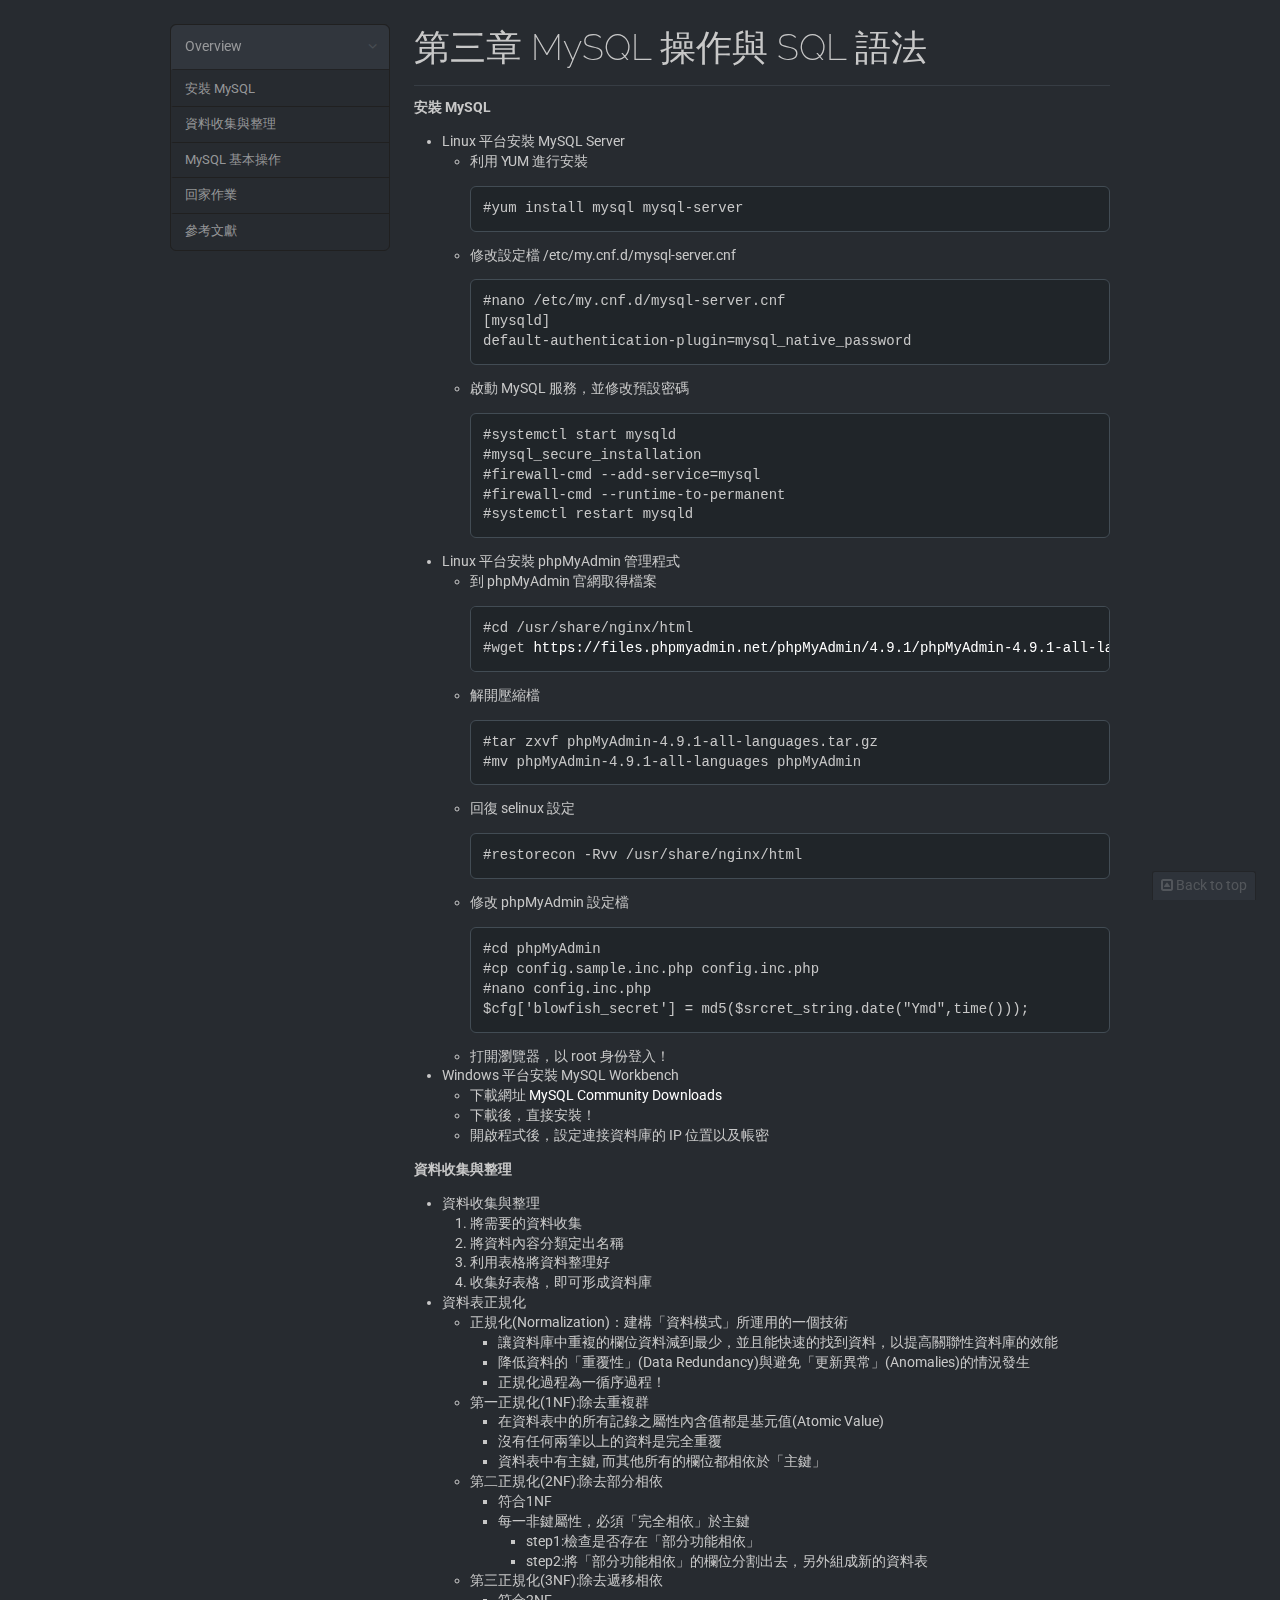
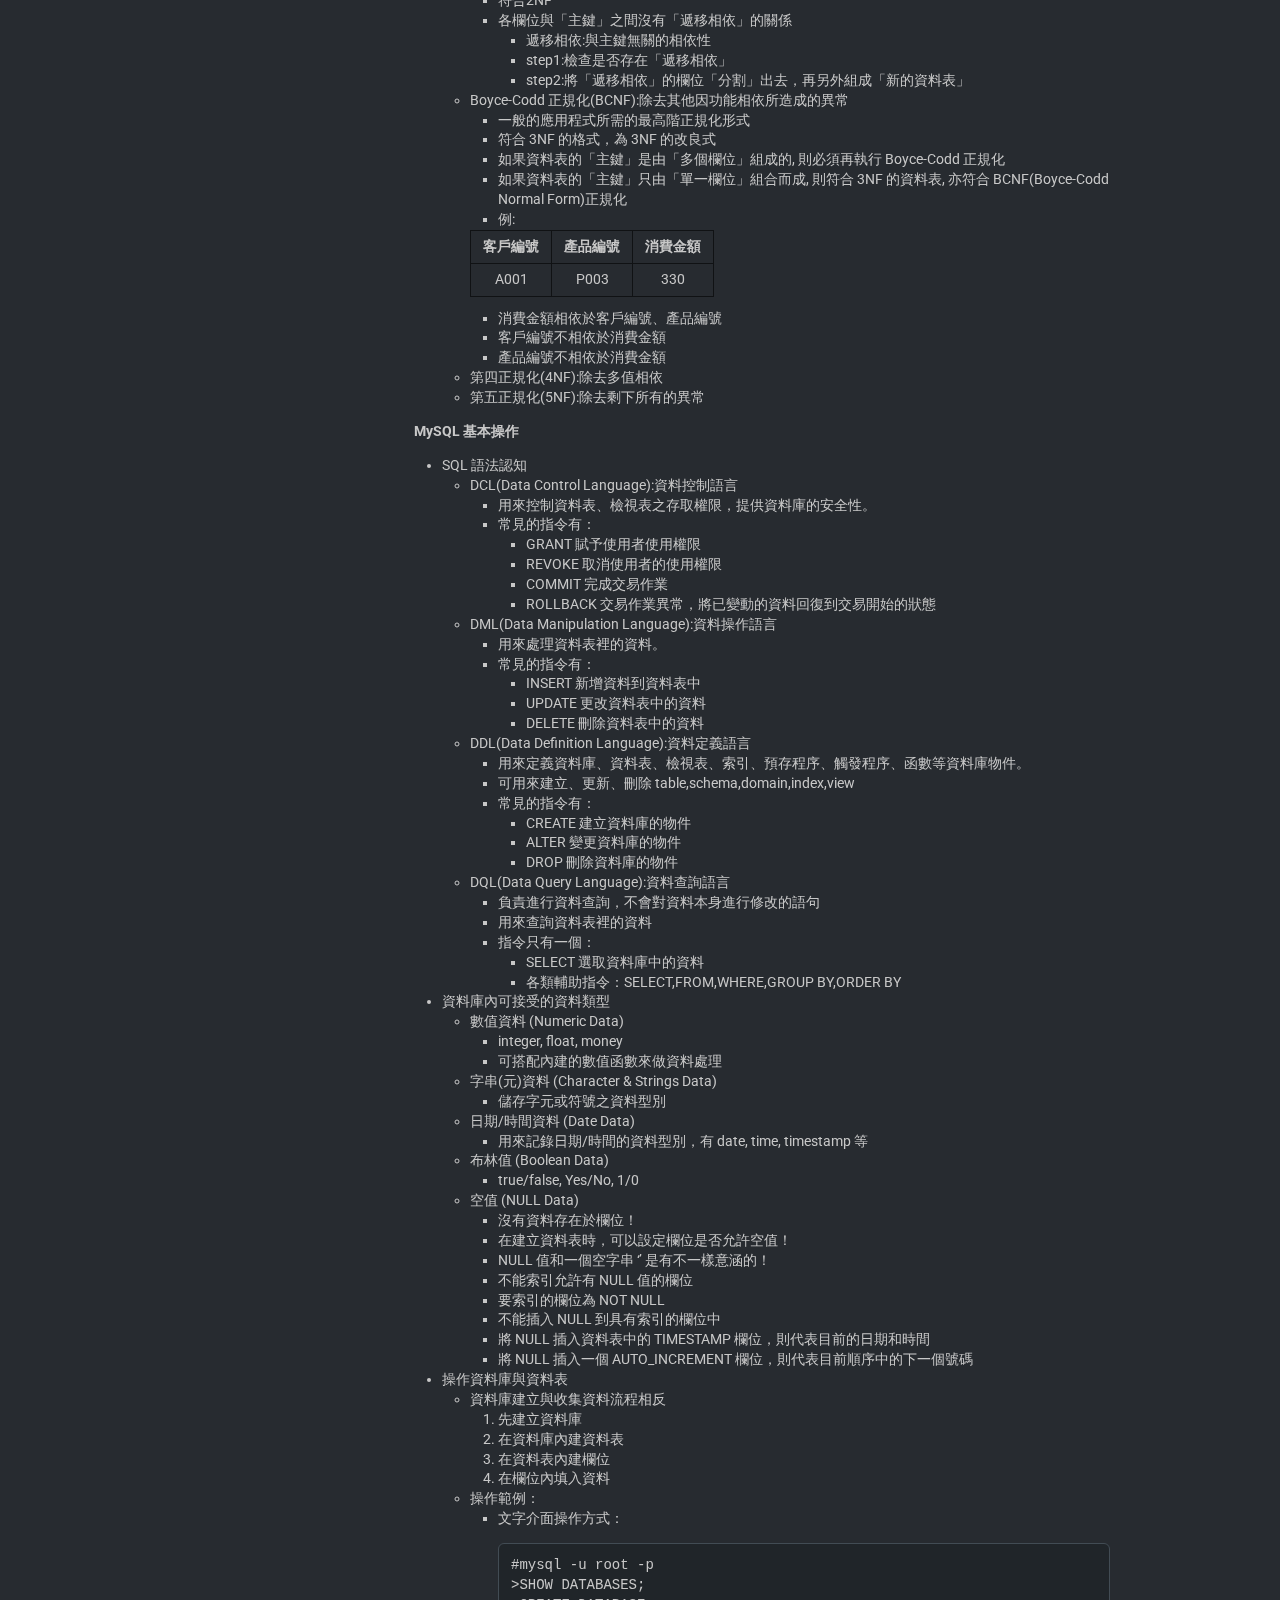
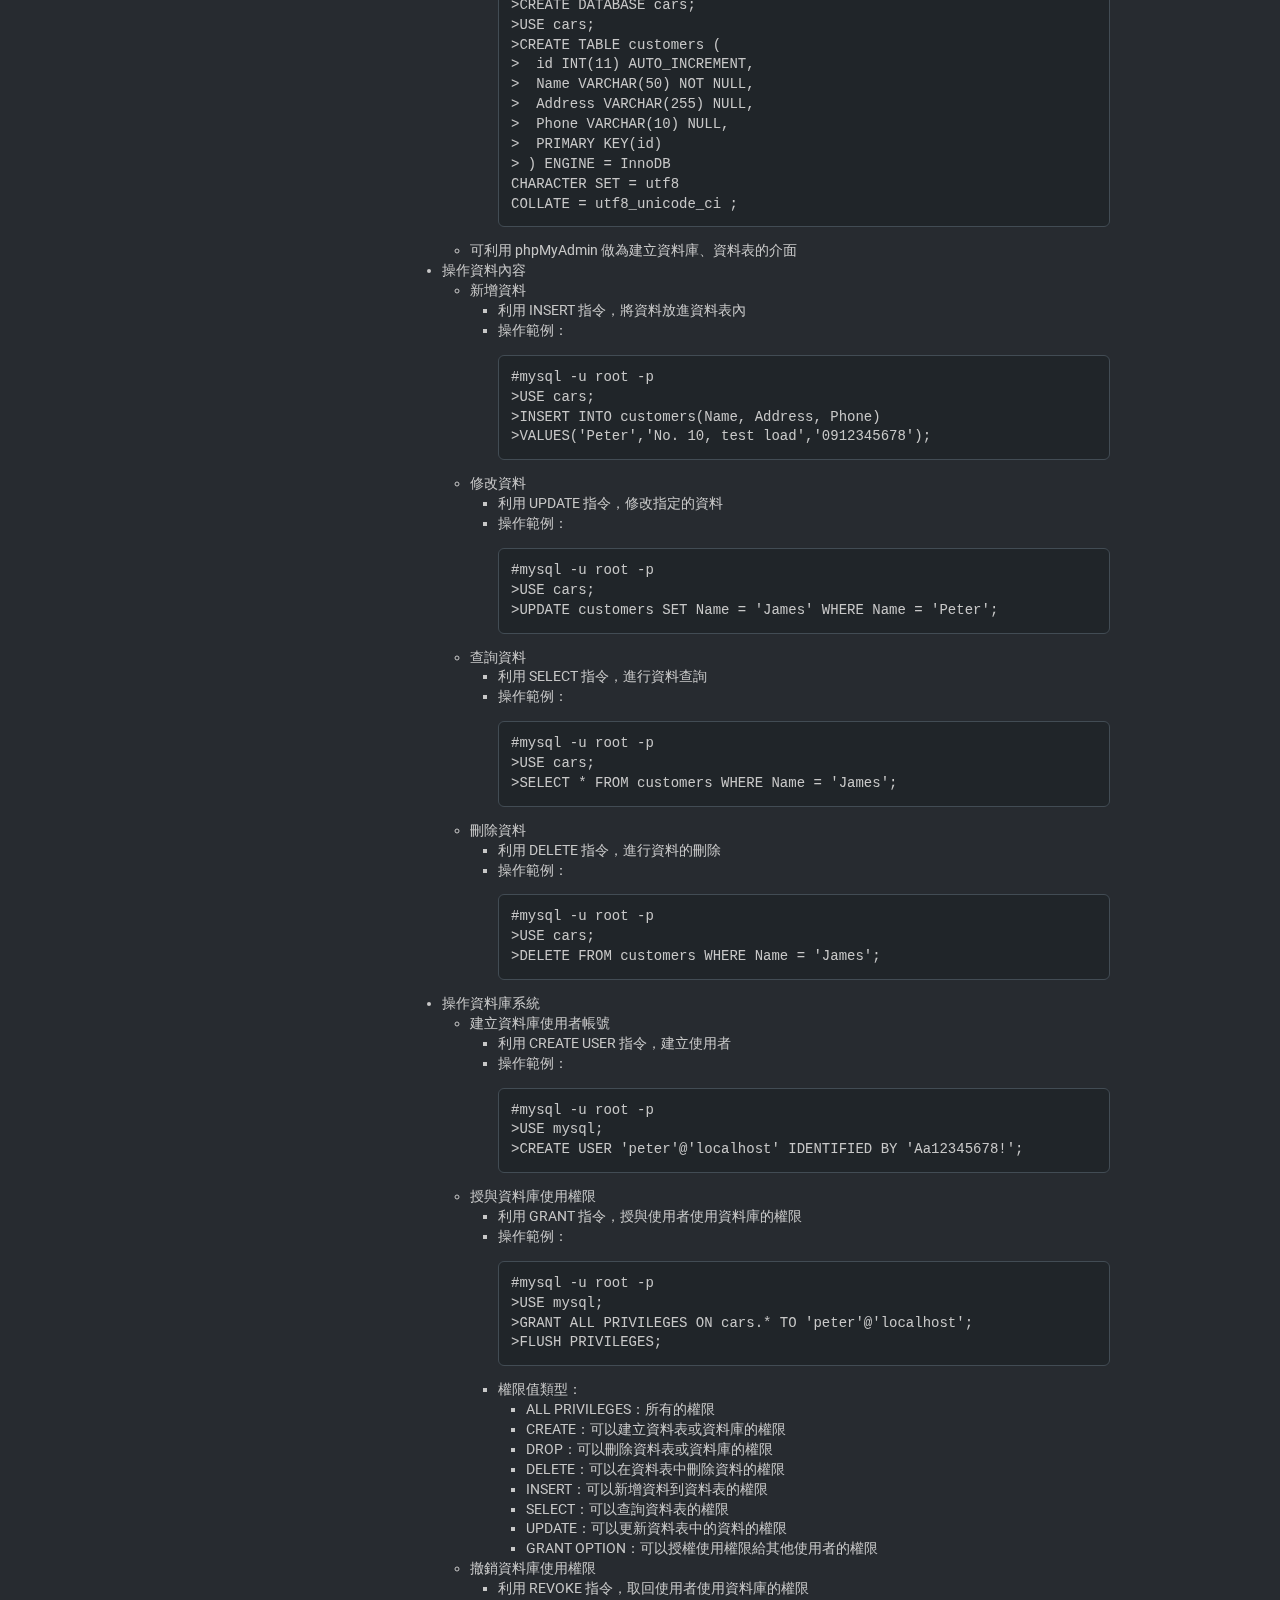
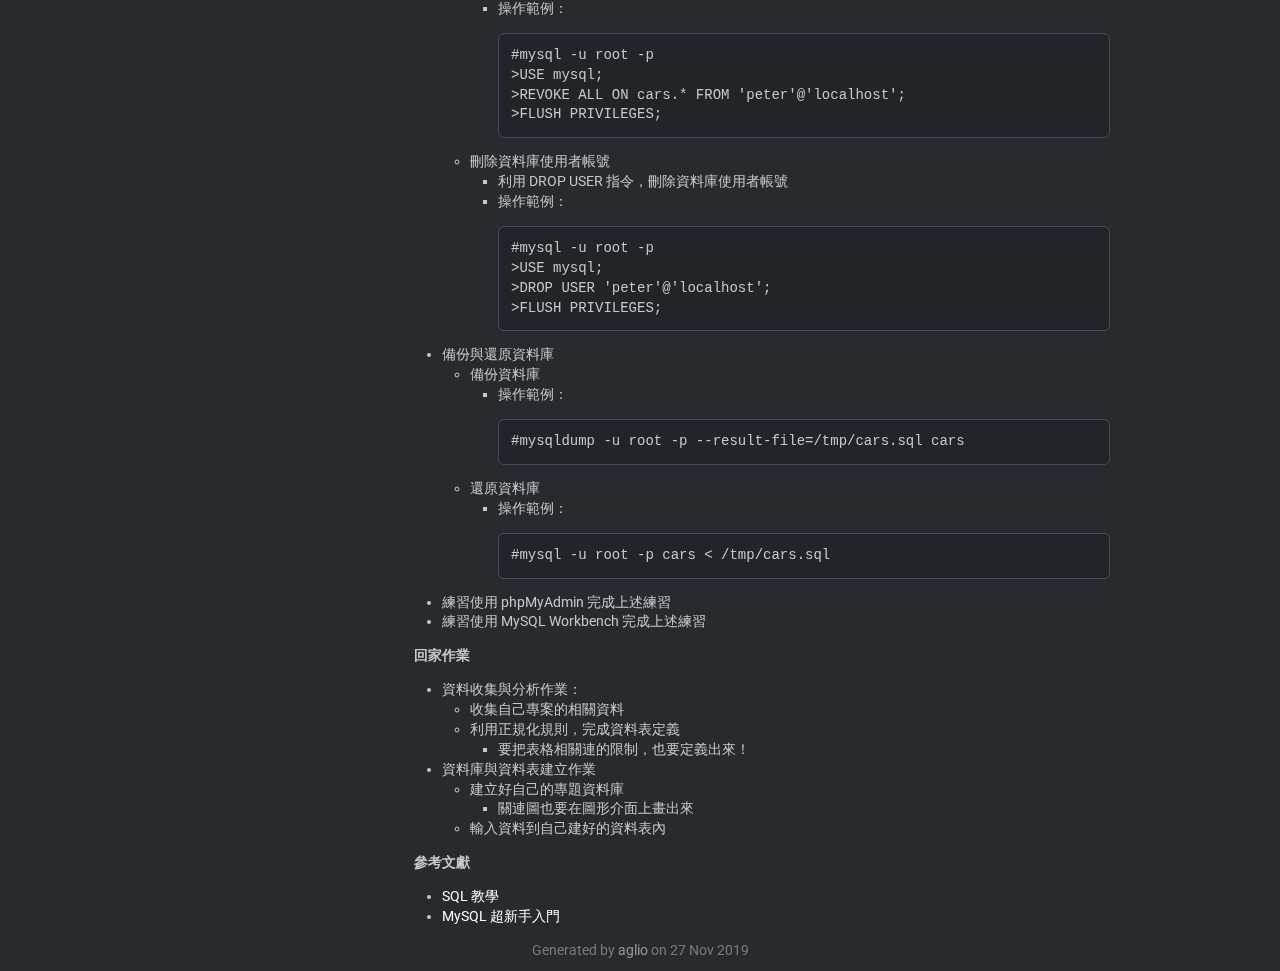
<file: ch3/index.html>
<!DOCTYPE html><html><head><meta charset="utf-8"><title>第三章 MySQL 操作與 SQL 語法</title><link rel="stylesheet" href="https://maxcdn.bootstrapcdn.com/font-awesome/4.3.0/css/font-awesome.min.css"><style>@import url('https://fonts.googleapis.com/css?family=Roboto:400,700|Inconsolata|Raleway:200');.hljs-comment,.hljs-title{color:#8e908c}.hljs-variable,.hljs-attribute,.hljs-tag,.hljs-regexp,.ruby .hljs-constant,.xml .hljs-tag .hljs-title,.xml .hljs-pi,.xml .hljs-doctype,.html .hljs-doctype,.css .hljs-id,.css .hljs-class,.css .hljs-pseudo{color:#c82829}.hljs-number,.hljs-preprocessor,.hljs-pragma,.hljs-built_in,.hljs-literal,.hljs-params,.hljs-constant{color:#f5871f}.ruby .hljs-class .hljs-title,.css .hljs-rules .hljs-attribute{color:#eab700}.hljs-string,.hljs-value,.hljs-inheritance,.hljs-header,.ruby .hljs-symbol,.xml .hljs-cdata{color:#718c00}.css .hljs-hexcolor{color:#3e999f}.hljs-function,.python .hljs-decorator,.python .hljs-title,.ruby .hljs-function .hljs-title,.ruby .hljs-title .hljs-keyword,.perl .hljs-sub,.javascript .hljs-title,.coffeescript .hljs-title{color:#4271ae}.hljs-keyword,.javascript .hljs-function{color:#8959a8}.hljs{display:block;background:white;color:#4d4d4c;padding:.5em}.coffeescript .javascript,.javascript .xml,.tex .hljs-formula,.xml .javascript,.xml .vbscript,.xml .css,.xml .hljs-cdata{opacity:.5}.right .hljs-comment{color:#969896}.right .css .hljs-class,.right .css .hljs-id,.right .css .hljs-pseudo,.right .hljs-attribute,.right .hljs-regexp,.right .hljs-tag,.right .hljs-variable,.right .html .hljs-doctype,.right .ruby .hljs-constant,.right .xml .hljs-doctype,.right .xml .hljs-pi,.right .xml .hljs-tag .hljs-title{color:#c66}.right .hljs-built_in,.right .hljs-constant,.right .hljs-literal,.right .hljs-number,.right .hljs-params,.right .hljs-pragma,.right .hljs-preprocessor{color:#de935f}.right .css .hljs-rule .hljs-attribute,.right .ruby .hljs-class .hljs-title{color:#f0c674}.right .hljs-header,.right .hljs-inheritance,.right .hljs-name,.right .hljs-string,.right .hljs-value,.right .ruby .hljs-symbol,.right .xml .hljs-cdata{color:#b5bd68}.right .css .hljs-hexcolor,.right .hljs-title{color:#8abeb7}.right .coffeescript .hljs-title,.right .hljs-function,.right .javascript .hljs-title,.right .perl .hljs-sub,.right .python .hljs-decorator,.right .python .hljs-title,.right .ruby .hljs-function .hljs-title,.right .ruby .hljs-title .hljs-keyword{color:#81a2be}.right .hljs-keyword,.right .javascript .hljs-function{color:#b294bb}.right .hljs{display:block;overflow-x:auto;background:#1d1f21;color:#c5c8c6;padding:.5em;-webkit-text-size-adjust:none}.right .coffeescript .javascript,.right .javascript .xml,.right .tex .hljs-formula,.right .xml .css,.right .xml .hljs-cdata,.right .xml .javascript,.right .xml .vbscript{opacity:.5}.hljs-comment,.hljs-quote{color:#9e8f9e}.hljs-attribute,.hljs-link,.hljs-name,.hljs-regexp,.hljs-selector-class,.hljs-selector-id,.hljs-tag,.hljs-template-variable,.hljs-variable{color:#ca402b}.hljs-built_in,.hljs-literal,.hljs-meta,.hljs-number,.hljs-params,.hljs-type{color:#a65926}.hljs-bullet,.hljs-string,.hljs-symbol{color:#918b3b}.hljs-section,.hljs-title{color:#516aec}.hljs-keyword,.hljs-selector-tag{color:#7b59c0}.hljs{display:block;overflow-x:auto;background:#1b181b;color:#ab9bab;padding:.5em}.hljs-emphasis{font-style:italic}.hljs-strong{font-weight:700}.right .hljs-comment,.right .hljs-quote{color:#776977}.right .hljs-attribute,.right .hljs-link,.right .hljs-name,.right .hljs-regexp,.right .hljs-selector-class,.right .hljs-selector-id,.right .hljs-tag,.right .hljs-template-variable,.right .hljs-variable{color:#ca402b}.right .hljs-built_in,.right .hljs-literal,.right .hljs-meta,.right .hljs-number,.right .hljs-params,.right .hljs-type{color:#a65926}.right .hljs-bullet,.right .hljs-string,.right .hljs-symbol{color:#918b3b}.right .hljs-section,.right .hljs-title{color:#516aec}.right .hljs-keyword,.right .hljs-selector-tag{color:#7b59c0}.right .hljs{display:block;overflow-x:auto;background:#f7f3f7;color:#695d69;padding:.5em}.right .hljs-emphasis{font-style:italic}.right .hljs-strong{font-weight:700}body{color:#c8c8c8;background:#272b30;font:400 14px / 1.42 'Roboto',Helvetica,sans-serif}header{border-bottom:1px solid #373d44;margin-bottom:12px}h1,h2,h3,h4,h5{color:#c8c8c8;margin:12px 0}h1 .permalink,h2 .permalink,h3 .permalink,h4 .permalink,h5 .permalink{margin-left:0;opacity:0;transition:opacity .25s ease}h1:hover .permalink,h2:hover .permalink,h3:hover .permalink,h4:hover .permalink,h5:hover .permalink{opacity:1}.triple h1 .permalink,.triple h2 .permalink,.triple h3 .permalink,.triple h4 .permalink,.triple h5 .permalink{opacity:.15}.triple h1:hover .permalink,.triple h2:hover .permalink,.triple h3:hover .permalink,.triple h4:hover .permalink,.triple h5:hover .permalink{opacity:.15}h1{font:200 36px 'Raleway',Helvetica,sans-serif;font-size:36px}h2{font:200 36px 'Raleway',Helvetica,sans-serif;font-size:30px}h3{font-size:100%;text-transform:uppercase}h5{font-size:100%;font-weight:normal}p{margin:0 0 10px}p.choices{line-height:1.6}a{color:white;text-decoration:none}li p{margin:0}hr.split{border:0;height:1px;width:100%;padding-left:6px;margin:12px auto;background-image:linear-gradient(to right, rgba(200,200,200,0) 20%, rgba(200,200,200,0.2) 51.4%, rgba(39,43,48,0.2) 51.4%, rgba(39,43,48,0) 80%)}dl dt{float:left;width:130px;clear:left;text-align:right;overflow:hidden;text-overflow:ellipsis;white-space:nowrap;font-weight:700}dl dd{margin-left:150px}blockquote{color:rgba(200,200,200,0.5);font-size:15.5px;padding:10px 20px;margin:12px 0;border-left:5px solid #2b3237}blockquote p:last-child{margin-bottom:0}pre{background-color:#202529;padding:12px;border:1px solid #424c54;border-radius:6px;overflow:auto}pre code{color:#c8c8c8;background-color:transparent;padding:0;border:none}code{color:#ddd;background-color:#373b40;font:'Inconsolata',monospace;padding:1px 4px;border:1px solid #424c54;border-radius:3px}ul,ol{padding-left:2em}table{border-collapse:collapse;border-spacing:0;margin-bottom:12px}table tr:nth-child(2n){background-color:#22262a}table th,table td{padding:6px 12px;border:1px solid #101214}.text-muted{opacity:.5}.note,.warning{padding:.3em 1em;margin:1em 0;border-radius:2px;font-size:90%}.note h1,.warning h1,.note h2,.warning h2,.note h3,.warning h3,.note h4,.warning h4,.note h5,.warning h5,.note h6,.warning h6{font-family:200 36px 'Raleway',Helvetica,sans-serif;font-size:135%;font-weight:500}.note p,.warning p{margin:.5em 0}.note{color:#c8c8c8;background-color:#2b373e;border-left:4px solid #5bc0de}.note h1,.note h2,.note h3,.note h4,.note h5,.note h6{color:#5bc0de}.warning{color:#c8c8c8;background-color:#352b30;border-left:4px solid #e9322d}.warning h1,.warning h2,.warning h3,.warning h4,.warning h5,.warning h6{color:#e9322d}header{margin-top:24px}nav{position:fixed;top:24px;bottom:0;overflow-y:auto}nav .resource-group{padding:0}nav .resource-group .heading{position:relative}nav .resource-group .heading .chevron{position:absolute;top:12px;right:12px;opacity:.5}nav .resource-group .heading a{display:block;color:#c8c8c8;opacity:.7;border-left:2px solid transparent;margin:0}nav .resource-group .heading a:hover{text-decoration:none;background-color:bad-color;border-left:2px solid #c8c8c8}nav ul{list-style-type:none;padding-left:0}nav ul a{display:block;font-size:13px;color:rgba(200,200,200,0.7);padding:8px 12px;border-top:1px solid #202020;border-left:2px solid transparent;overflow:hidden;text-overflow:ellipsis;white-space:nowrap}nav ul a:hover{text-decoration:none;background-color:bad-color;border-left:2px solid #c8c8c8}nav ul>li{margin:0}nav ul>li:first-child{margin-top:-12px}nav ul>li:last-child{margin-bottom:-12px}nav ul ul a{padding-left:24px}nav ul ul li{margin:0}nav ul ul li:first-child{margin-top:0}nav ul ul li:last-child{margin-bottom:0}nav>div>div>ul>li:first-child>a{border-top:none}.preload *{transition:none !important}.pull-left{float:left}.pull-right{float:right}.badge{display:inline-block;float:right;min-width:10px;min-height:14px;padding:3px 7px;font-size:12px;color:#fff;background-color:#373d44;border-radius:10px;margin:-2px 0}.badge.get{color:white;background-color:#5bc0de}.badge.head{color:white;background-color:#5bc0de}.badge.options{color:white;background-color:#5bc0de}.badge.put{color:white;background-color:#f89406}.badge.patch{color:white;background-color:#f89406}.badge.post{color:white;background-color:#62c462}.badge.delete{color:white;background-color:#ee5f5b}.collapse-button{float:right}.collapse-button .close{display:none;color:white;cursor:pointer}.collapse-button .open{color:white;cursor:pointer}.collapse-button.show .close{display:inline}.collapse-button.show .open{display:none}.collapse-content{max-height:0;overflow:hidden;transition:max-height .3s ease-in-out}nav{width:220px}.container{max-width:940px;margin-left:auto;margin-right:auto}.container .row .content{margin-left:244px;width:696px}.container .row:after{content:'';display:block;clear:both}.container-fluid nav{width:22%}.container-fluid .row .content{margin-left:24%}.container-fluid.triple nav{width:16.5%;padding-right:1px}.container-fluid.triple .row .content{position:relative;margin-left:16.5%;padding-left:24px}.middle:before,.middle:after{content:'';display:table}.middle:after{clear:both}.middle{box-sizing:border-box;width:51.5%;padding-right:12px}.right{box-sizing:border-box;float:right;width:48.5%;padding-left:12px}.right a{color:#666}.right h1,.right h2,.right h3,.right h4,.right h5,.right p,.right div{color:#272b30}.right pre{background-color:#f7f6f5;border:1px solid #f7f6f5}.right pre code{color:#333}.right .description{margin-top:12px}.triple .resource-heading{font-size:125%}.definition{margin-top:12px;margin-bottom:12px}.definition .method{font-weight:bold}.definition .method.get{color:#2e98b8}.definition .method.head{color:#2e98b8}.definition .method.options{color:#2e98b8}.definition .method.post{color:#2eb82e}.definition .method.put{color:#b87f2e}.definition .method.patch{color:#b87f2e}.definition .method.delete{color:#b8322e}.definition .uri{word-break:break-all;word-wrap:break-word}.definition .hostname{opacity:.5}.example-names{background-color:#eee;padding:12px;border-radius:6px}.example-names .tab-button{cursor:pointer;color:#c8c8c8;border:1px solid #ddd;padding:6px;margin-left:12px}.example-names .tab-button.active{background-color:#d5d5d5}.right .example-names{background-color:#adaaa6}.right .example-names .tab-button{color:#272b30;border:1px solid #d8d4cf;border-radius:6px}.right .example-names .tab-button.active{background-color:#95918b}#nav-background{position:fixed;left:0;top:0;bottom:0;width:16.5%;padding-right:14.4px;background-color:#272b30;border-right:1px solid #272b30;z-index:-1}#right-panel-background{position:absolute;right:-12px;top:-12px;bottom:-12px;width:48.6%;background-color:#d8d4cf;z-index:-1}@media (max-width:1200px){nav{width:198px}.container{max-width:840px}.container .row .content{margin-left:224px;width:606px}}@media (max-width:992px){nav{width:169.4px}.container{max-width:720px}.container .row .content{margin-left:194px;width:526px}}@media (max-width:768px){nav{display:none}.container{width:95%;max-width:none}.container .row .content,.container-fluid .row .content,.container-fluid.triple .row .content{margin-left:auto;margin-right:auto;width:95%}#nav-background{display:none}#right-panel-background{width:48.6%}}.back-to-top{position:fixed;z-index:1;bottom:0;right:24px;padding:4px 8px;color:rgba(200,200,200,0.5);background-color:#373d44;text-decoration:none !important;border-top:1px solid #202020;border-left:1px solid #202020;border-right:1px solid #202020;border-top-left-radius:3px;border-top-right-radius:3px}.resource-group{padding:12px;margin-bottom:12px;background-color:#272b30;border:1px solid #202020;border-radius:6px}.resource-group h2.group-heading,.resource-group .heading a{padding:12px;margin:-12px -12px 12px -12px;background-color:#373d44;border-bottom:1px solid #202020;border-top-left-radius:6px;border-top-right-radius:6px;white-space:nowrap;text-overflow:ellipsis;overflow:hidden}.triple .content .resource-group{padding:0;border:none}.triple .content .resource-group h2.group-heading,.triple .content .resource-group .heading a{margin:0 0 12px 0;border:1px solid #202020}nav .resource-group .heading a{padding:12px;margin-bottom:0}nav .resource-group .collapse-content{padding:0}.action{margin-bottom:12px;padding:12px 12px 0 12px;overflow:hidden;border:1px solid transparent;border-radius:6px}.action h4.action-heading{padding:6px 12px;margin:-12px -12px 12px -12px;border-bottom:1px solid transparent;border-top-left-radius:6px;border-top-right-radius:6px;overflow:hidden}.action h4.action-heading .name{float:right;font-weight:normal;padding:6px 0}.action h4.action-heading .method{padding:6px 12px;margin-right:12px;border-radius:3px;display:inline-block}.action h4.action-heading .method.get{color:#fff;background-color:#2390b0}.action h4.action-heading .method.head{color:#fff;background-color:#2390b0}.action h4.action-heading .method.options{color:#fff;background-color:#2390b0}.action h4.action-heading .method.put{color:#fff;background-color:#945904}.action h4.action-heading .method.patch{color:#fff;background-color:#945904}.action h4.action-heading .method.post{color:#fff;background-color:#348c34}.action h4.action-heading .method.delete{color:#fff;background-color:#ce1a15}.action h4.action-heading code{color:black;background-color:rgba(255,255,255,0.7);border-color:transparent;font-weight:normal;word-break:break-all;display:inline-block;margin-top:2px}.action dl.inner{padding-bottom:2px}.action .title{border-bottom:1px solid #272b30;margin:0 -12px -1px -12px;padding:12px}.action.get{border-color:#202020}.action.get h4.action-heading{color:#2390b0;background:#5bc0de;border-bottom-color:#202020}.action.head{border-color:#202020}.action.head h4.action-heading{color:#2390b0;background:#5bc0de;border-bottom-color:#202020}.action.options{border-color:#202020}.action.options h4.action-heading{color:#2390b0;background:#5bc0de;border-bottom-color:#202020}.action.post{border-color:#202020}.action.post h4.action-heading{color:#348c34;background:#62c462;border-bottom-color:#202020}.action.put{border-color:#202020}.action.put h4.action-heading{color:#945904;background:#f89406;border-bottom-color:#202020}.action.patch{border-color:#202020}.action.patch h4.action-heading{color:#945904;background:#f89406;border-bottom-color:#202020}.action.delete{border-color:#202020}.action.delete h4.action-heading{color:#ce1a15;background:#ee5f5b;border-bottom-color:#202020}</style></head><body class="preload"><a href="#top" class="text-muted back-to-top"><i class="fa fa-toggle-up"></i>&nbsp;Back to top</a><div class="container"><div class="row"><nav><div class="resource-group"><div class="heading"><div class="chevron"><i class="open fa fa-angle-down"></i></div><a href="#top">Overview</a></div><div class="collapse-content"><ul><li><a href="#header-安裝-mysql">安裝 MySQL</a></li><li><a href="#header-資料收集與整理">資料收集與整理</a></li><li><a href="#header-mysql-基本操作">MySQL 基本操作</a></li><li><a href="#header-回家作業">回家作業</a></li><li><a href="#header-參考文獻">參考文獻</a></li></ul></div></div></nav><div class="content"><header><h1 id="top">第三章 MySQL 操作與 SQL 語法</h1></header><h4 id="header-安裝-mysql">安裝 MySQL <a class="permalink" href="#header-安裝-mysql" aria-hidden="true">¶</a></h4>
<ul>
<li>
<p>Linux 平台安裝 MySQL Server</p>
<ul>
<li>利用 YUM 進行安裝<pre><code>#yum install mysql mysql-server
</code></pre>
</li>
<li>修改設定檔 /etc/my.cnf.d/mysql-server.cnf<pre><code>#nano /etc/my.cnf.d/mysql-server.cnf
[mysqld]
default-authentication-plugin=mysql_native_password</code></pre>
</li>
<li>啟動 MySQL 服務，並修改預設密碼<pre><code>#systemctl start mysqld
#mysql_secure_installation
#firewall-cmd --add-service=mysql
#firewall-cmd --runtime-to-permanent
#systemctl restart mysqld</code></pre>
</li>
</ul>
</li>
<li>
<p>Linux 平台安裝 phpMyAdmin 管理程式</p>
<ul>
<li>到 phpMyAdmin 官網取得檔案
　<pre><code>#cd /usr/share/nginx/html
#wget <a href="https://files.phpmyadmin.net/phpMyAdmin/4.9.1/phpMyAdmin-4.9.1-all-languages.tar.gz">https://files.phpmyadmin.net/phpMyAdmin/4.9.1/phpMyAdmin-4.9.1-all-languages.tar.gz</a></code></pre></li>
<li>解開壓縮檔<pre><code>#tar zxvf phpMyAdmin-4.9.1-all-languages.tar.gz
#mv phpMyAdmin-4.9.1-all-languages phpMyAdmin</code></pre>
</li>
<li>回復 selinux 設定<pre><code>#restorecon -Rvv /usr/share/nginx/html</code></pre>
</li>
<li>修改 phpMyAdmin 設定檔<pre><code>#cd phpMyAdmin
#cp config.sample.inc.php config.inc.php
#nano config.inc.php
$cfg['blowfish_secret'] = md5($srcret_string.date("Ymd",time()));
</code></pre>
</li>
<li>打開瀏覽器，以 root 身份登入！</li>
</ul>
</li>
<li>
<p>Windows 平台安裝 MySQL Workbench</p>
<ul>
<li>下載網址 <a href="https://dev.mysql.com/get/Downloads/MySQLGUITools/mysql-workbench-community-8.0.18-winx64.msi">MySQL Community Downloads</a></li>
<li>下載後，直接安裝！</li>
<li>開啟程式後，設定連接資料庫的 IP 位置以及帳密</li>
</ul>
</li>
</ul>
<h4 id="header-資料收集與整理">資料收集與整理 <a class="permalink" href="#header-資料收集與整理" aria-hidden="true">¶</a></h4>
<ul>
<li>
<p>資料收集與整理</p>
<ol>
<li>將需要的資料收集</li>
<li>將資料內容分類定出名稱</li>
<li>利用表格將資料整理好</li>
<li>收集好表格，即可形成資料庫</li>
</ol>
</li>
<li>
<p>資料表正規化</p>
<ul>
<li>
<p>正規化(Normalization)：建構「資料模式」所運用的一個技術</p>
<ul>
<li>讓資料庫中重複的欄位資料減到最少，並且能快速的找到資料，以提高關聯性資料庫的效能</li>
<li>降低資料的「重覆性」(Data Redundancy)與避免「更新異常」(Anomalies)的情況發生</li>
<li>正規化過程為一循序過程！</li>
</ul>
</li>
<li>
<p>第一正規化(1NF):除去重複群</p>
<ul>
<li>在資料表中的所有記錄之屬性內含值都是基元值(Atomic Value)</li>
<li>沒有任何兩筆以上的資料是完全重覆</li>
<li>資料表中有主鍵, 而其他所有的欄位都相依於「主鍵」</li>
</ul>
</li>
<li>
<p>第二正規化(2NF):除去部分相依</p>
<ul>
<li>符合1NF</li>
<li>每一非鍵屬性，必須「完全相依」於主鍵
<ul>
<li>step1:檢查是否存在「部分功能相依」</li>
<li>step2:將「部分功能相依」的欄位分割出去，另外組成新的資料表</li>
</ul>
</li>
</ul>
</li>
<li>
<p>第三正規化(3NF):除去遞移相依</p>
<ul>
<li>符合2NF</li>
<li>各欄位與「主鍵」之間沒有「遞移相依」的關係
<ul>
<li>遞移相依:與主鍵無關的相依性</li>
<li>step1:檢查是否存在「遞移相依」</li>
<li>step2:將「遞移相依」的欄位「分割」出去，再另外組成「新的資料表」</li>
</ul>
</li>
</ul>
</li>
<li>
<p>Boyce-Codd 正規化(BCNF):除去其他因功能相依所造成的異常</p>
<ul>
<li>一般的應用程式所需的最高階正規化形式</li>
<li>符合 3NF 的格式，為 3NF 的改良式</li>
<li>如果資料表的「主鍵」是由「多個欄位」組成的, 則必須再執行 Boyce-Codd 正規化</li>
<li>如果資料表的「主鍵」只由「單一欄位」組合而成, 則符合 3NF 的資料表, 亦符合 BCNF(Boyce-Codd Normal Form)正規化</li>
<li>例:</li>
</ul>
<table>
<thead>
<tr>
<th style="text-align:center">客戶編號</th>
<th style="text-align:center">產品編號</th>
<th style="text-align:center">消費金額</th>
</tr>
</thead>
<tbody>
<tr>
<td style="text-align:center">A001</td>
<td style="text-align:center">P003</td>
<td style="text-align:center">330</td>
</tr>
</tbody>
</table>
<ul>
<li>消費金額相依於客戶編號、產品編號</li>
<li>客戶編號不相依於消費金額</li>
<li>產品編號不相依於消費金額</li>
</ul>
</li>
<li>
<p>第四正規化(4NF):除去多值相依</p>
</li>
<li>
<p>第五正規化(5NF):除去剩下所有的異常</p>
</li>
</ul>
</li>
</ul>
<h4 id="header-mysql-基本操作">MySQL 基本操作 <a class="permalink" href="#header-mysql-基本操作" aria-hidden="true">¶</a></h4>
<ul>
<li>
<p>SQL 語法認知</p>
<ul>
<li>DCL(Data Control Language):資料控制語言
<ul>
<li>用來控制資料表、檢視表之存取權限，提供資料庫的安全性。</li>
<li>常見的指令有：
<ul>
<li>GRANT 賦予使用者使用權限</li>
<li>REVOKE 取消使用者的使用權限</li>
<li>COMMIT 完成交易作業</li>
<li>ROLLBACK 交易作業異常，將已變動的資料回復到交易開始的狀態</li>
</ul>
</li>
</ul>
</li>
<li>DML(Data Manipulation Language):資料操作語言
<ul>
<li>用來處理資料表裡的資料。</li>
<li>常見的指令有：
<ul>
<li>INSERT 新增資料到資料表中</li>
<li>UPDATE 更改資料表中的資料</li>
<li>DELETE 刪除資料表中的資料</li>
</ul>
</li>
</ul>
</li>
<li>DDL(Data Definition Language):資料定義語言
<ul>
<li>用來定義資料庫、資料表、檢視表、索引、預存程序、觸發程序、函數等資料庫物件。</li>
<li>可用來建立、更新、刪除 table,schema,domain,index,view</li>
<li>常見的指令有：
<ul>
<li>CREATE 建立資料庫的物件</li>
<li>ALTER 變更資料庫的物件</li>
<li>DROP 刪除資料庫的物件</li>
</ul>
</li>
</ul>
</li>
<li>DQL(Data Query Language):資料查詢語言
<ul>
<li>負責進行資料查詢，不會對資料本身進行修改的語句</li>
<li>用來查詢資料表裡的資料</li>
<li>指令只有一個：
<ul>
<li>SELECT 選取資料庫中的資料</li>
<li>各類輔助指令：SELECT,FROM,WHERE,GROUP BY,ORDER BY</li>
</ul>
</li>
</ul>
</li>
</ul>
</li>
<li>
<p>資料庫內可接受的資料類型</p>
<ul>
<li>數值資料 (Numeric Data)
<ul>
<li>integer, float, money</li>
<li>可搭配內建的數值函數來做資料處理</li>
</ul>
</li>
<li>字串(元)資料 (Character &amp; Strings Data)
<ul>
<li>儲存字元或符號之資料型別</li>
</ul>
</li>
<li>日期/時間資料 (Date Data)
<ul>
<li>用來記錄日期/時間的資料型別，有 date, time, timestamp 等</li>
</ul>
</li>
<li>布林值 (Boolean Data)
<ul>
<li>true/false, Yes/No, 1/0</li>
</ul>
</li>
<li>空值 (NULL Data)
<ul>
<li>沒有資料存在於欄位！</li>
<li>在建立資料表時，可以設定欄位是否允許空值！</li>
<li>NULL 值和一個空字串 ‘’ 是有不一樣意涵的！</li>
<li>不能索引允許有 NULL 值的欄位</li>
<li>要索引的欄位為 NOT NULL</li>
<li>不能插入 NULL 到具有索引的欄位中</li>
<li>將 NULL 插入資料表中的 TIMESTAMP 欄位，則代表目前的日期和時間</li>
<li>將 NULL 插入一個 AUTO_INCREMENT 欄位，則代表目前順序中的下一個號碼</li>
</ul>
</li>
</ul>
</li>
<li>
<p>操作資料庫與資料表</p>
<ul>
<li>
<p>資料庫建立與收集資料流程相反</p>
<ol>
<li>先建立資料庫</li>
<li>在資料庫內建資料表</li>
<li>在資料表內建欄位</li>
<li>在欄位內填入資料</li>
</ol>
</li>
<li>
<p>操作範例：</p>
<ul>
<li>文字介面操作方式：
　<pre><code>#mysql -u root -p
&gt;SHOW DATABASES;
&gt;CREATE DATABASE cars;
&gt;USE cars;
&gt;CREATE TABLE customers (
&gt;  id INT(11) AUTO_INCREMENT,
&gt;  Name VARCHAR(50) NOT NULL,
&gt;  Address VARCHAR(255) NULL,
&gt;  Phone VARCHAR(10) NULL,
&gt;  PRIMARY KEY(id)
&gt; ) ENGINE = InnoDB
CHARACTER SET = utf8
COLLATE = utf8_unicode_ci ;</code></pre></li>
</ul>
</li>
<li>
<p>可利用 phpMyAdmin 做為建立資料庫、資料表的介面</p>
</li>
</ul>
</li>
<li>
<p>操作資料內容</p>
<ul>
<li>新增資料
<ul>
<li>利用 INSERT 指令，將資料放進資料表內</li>
<li>操作範例：<pre><code>#mysql -u root -p
>USE cars;
>INSERT INTO customers(Name, Address, Phone)
>VALUES('Peter','No. 10, test load','0912345678');
</code></pre>
</li>
</ul>
</li>
<li>修改資料
<ul>
<li>利用 UPDATE 指令，修改指定的資料</li>
<li>操作範例：<pre><code>#mysql -u root -p
>USE cars;
>UPDATE customers SET Name = 'James' WHERE Name = 'Peter';
</code></pre>
</li>
</ul>
</li>
<li>查詢資料
<ul>
<li>利用 SELECT 指令，進行資料查詢</li>
<li>操作範例：<pre><code>#mysql -u root -p
>USE cars;
>SELECT * FROM customers WHERE Name = 'James';
</code></pre>
</li>
</ul>
</li>
<li>刪除資料
<ul>
<li>利用 DELETE 指令，進行資料的刪除</li>
<li>操作範例：<pre><code>#mysql -u root -p
>USE cars;
>DELETE FROM customers WHERE Name = 'James';
</code></pre>
</li>
</ul>
</li>
</ul>
</li>
<li>
<p>操作資料庫系統</p>
<ul>
<li>建立資料庫使用者帳號
<ul>
<li>利用 CREATE USER 指令，建立使用者</li>
<li>操作範例：<pre><code>#mysql -u root -p
>USE mysql;
>CREATE USER 'peter'@'localhost' IDENTIFIED BY 'Aa12345678!';
</code></pre>
</li>
</ul>
</li>
<li>授與資料庫使用權限
<ul>
<li>利用 GRANT 指令，授與使用者使用資料庫的權限</li>
<li>操作範例：<pre><code>#mysql -u root -p
>USE mysql;
>GRANT ALL PRIVILEGES ON cars.* TO 'peter'@'localhost';
>FLUSH PRIVILEGES;
</code></pre>
</li>
<li>權限值類型：
<ul>
<li>ALL PRIVILEGES：所有的權限</li>
<li>CREATE：可以建立資料表或資料庫的權限</li>
<li>DROP：可以刪除資料表或資料庫的權限</li>
<li>DELETE：可以在資料表中刪除資料的權限</li>
<li>INSERT：可以新增資料到資料表的權限</li>
<li>SELECT：可以查詢資料表的權限</li>
<li>UPDATE：可以更新資料表中的資料的權限</li>
<li>GRANT OPTION：可以授權使用權限給其他使用者的權限</li>
</ul>
</li>
</ul>
</li>
<li>撤銷資料庫使用權限
<ul>
<li>利用 REVOKE 指令，取回使用者使用資料庫的權限</li>
<li>操作範例：<pre><code>#mysql -u root -p
>USE mysql;
>REVOKE ALL ON cars.* FROM 'peter'@'localhost';
>FLUSH PRIVILEGES;
</code></pre>
</li>
</ul>
</li>
<li>刪除資料庫使用者帳號
<ul>
<li>利用 DROP USER 指令，刪除資料庫使用者帳號</li>
<li>操作範例：<pre><code>#mysql -u root -p
>USE mysql;
>DROP USER 'peter'@'localhost';
>FLUSH PRIVILEGES;
</code></pre>
</li>
</ul>
</li>
</ul>
</li>
<li>
<p>備份與還原資料庫</p>
<ul>
<li>
<p>備份資料庫</p>
<ul>
<li>操作範例：<pre><code>#mysqldump -u root -p --result-file=/tmp/cars.sql cars
</code></pre>
</li>
</ul>
</li>
<li>
<p>還原資料庫</p>
<ul>
<li>操作範例：<pre><code>#mysql -u root -p cars < /tmp/cars.sql
</code></pre>
</li>
</ul>
</li>
</ul>
</li>
<li>
<p>練習使用 phpMyAdmin 完成上述練習</p>
</li>
<li>
<p>練習使用 MySQL Workbench 完成上述練習</p>
</li>
</ul>
<h4 id="header-回家作業">回家作業 <a class="permalink" href="#header-回家作業" aria-hidden="true">¶</a></h4>
<ul>
<li>
<p>資料收集與分析作業：</p>
<ul>
<li>收集自己專案的相關資料</li>
<li>利用正規化規則，完成資料表定義
<ul>
<li>要把表格相關連的限制，也要定義出來！</li>
</ul>
</li>
</ul>
</li>
<li>
<p>資料庫與資料表建立作業</p>
<ul>
<li>建立好自己的專題資料庫
<ul>
<li>關連圖也要在圖形介面上畫出來</li>
</ul>
</li>
<li>輸入資料到自己建好的資料表內</li>
</ul>
</li>
</ul>
<h4 id="header-參考文獻">參考文獻 <a class="permalink" href="#header-參考文獻" aria-hidden="true">¶</a></h4>
<ul>
<li>
<p><a href="https://www.fooish.com/sql/">SQL 教學</a></p>
</li>
<li>
<p><a href="http://www.codedata.com.tw/database/mysql-tutorial-getting-started">MySQL 超新手入門</a></p>
</li>
</ul>
</div></div></div><p style="text-align: center;" class="text-muted">Generated by&nbsp;<a href="https://github.com/danielgtaylor/aglio" class="aglio">aglio</a>&nbsp;on 27 Nov 2019</p><script>/* eslint-env browser */
/* eslint quotes: [2, "single"] */
'use strict';

/*
  Determine if a string ends with another string.
*/
function endsWith(str, suffix) {
    return str.indexOf(suffix, str.length - suffix.length) !== -1;
}

/*
  Get a list of direct child elements by class name.
*/
function childrenByClass(element, name) {
  var filtered = [];

  for (var i = 0; i < element.children.length; i++) {
    var child = element.children[i];
    var classNames = child.className.split(' ');
    if (classNames.indexOf(name) !== -1) {
      filtered.push(child);
    }
  }

  return filtered;
}

/*
  Get an array [width, height] of the window.
*/
function getWindowDimensions() {
  var w = window,
      d = document,
      e = d.documentElement,
      g = d.body,
      x = w.innerWidth || e.clientWidth || g.clientWidth,
      y = w.innerHeight || e.clientHeight || g.clientHeight;

  return [x, y];
}

/*
  Collapse or show a request/response example.
*/
function toggleCollapseButton(event) {
    var button = event.target.parentNode;
    var content = button.parentNode.nextSibling;
    var inner = content.children[0];

    if (button.className.indexOf('collapse-button') === -1) {
      // Clicked without hitting the right element?
      return;
    }

    if (content.style.maxHeight && content.style.maxHeight !== '0px') {
        // Currently showing, so let's hide it
        button.className = 'collapse-button';
        content.style.maxHeight = '0px';
    } else {
        // Currently hidden, so let's show it
        button.className = 'collapse-button show';
        content.style.maxHeight = inner.offsetHeight + 12 + 'px';
    }
}

function toggleTabButton(event) {
    var i, index;
    var button = event.target;

    // Get index of the current button.
    var buttons = childrenByClass(button.parentNode, 'tab-button');
    for (i = 0; i < buttons.length; i++) {
        if (buttons[i] === button) {
            index = i;
            button.className = 'tab-button active';
        } else {
            buttons[i].className = 'tab-button';
        }
    }

    // Hide other tabs and show this one.
    var tabs = childrenByClass(button.parentNode.parentNode, 'tab');
    for (i = 0; i < tabs.length; i++) {
        if (i === index) {
            tabs[i].style.display = 'block';
        } else {
            tabs[i].style.display = 'none';
        }
    }
}

/*
  Collapse or show a navigation menu. It will not be hidden unless it
  is currently selected or `force` has been passed.
*/
function toggleCollapseNav(event, force) {
    var heading = event.target.parentNode;
    var content = heading.nextSibling;
    var inner = content.children[0];

    if (heading.className.indexOf('heading') === -1) {
      // Clicked without hitting the right element?
      return;
    }

    if (content.style.maxHeight && content.style.maxHeight !== '0px') {
      // Currently showing, so let's hide it, but only if this nav item
      // is already selected. This prevents newly selected items from
      // collapsing in an annoying fashion.
      if (force || window.location.hash && endsWith(event.target.href, window.location.hash)) {
        content.style.maxHeight = '0px';
      }
    } else {
      // Currently hidden, so let's show it
      content.style.maxHeight = inner.offsetHeight + 12 + 'px';
    }
}

/*
  Refresh the page after a live update from the server. This only
  works in live preview mode (using the `--server` parameter).
*/
function refresh(body) {
    document.querySelector('body').className = 'preload';
    document.body.innerHTML = body;

    // Re-initialize the page
    init();
    autoCollapse();

    document.querySelector('body').className = '';
}

/*
  Determine which navigation items should be auto-collapsed to show as many
  as possible on the screen, based on the current window height. This also
  collapses them.
*/
function autoCollapse() {
  var windowHeight = getWindowDimensions()[1];
  var itemsHeight = 64; /* Account for some padding */
  var itemsArray = Array.prototype.slice.call(
    document.querySelectorAll('nav .resource-group .heading'));

  // Get the total height of the navigation items
  itemsArray.forEach(function (item) {
    itemsHeight += item.parentNode.offsetHeight;
  });

  // Should we auto-collapse any nav items? Try to find the smallest item
  // that can be collapsed to show all items on the screen. If not possible,
  // then collapse the largest item and do it again. First, sort the items
  // by height from smallest to largest.
  var sortedItems = itemsArray.sort(function (a, b) {
    return a.parentNode.offsetHeight - b.parentNode.offsetHeight;
  });

  while (sortedItems.length && itemsHeight > windowHeight) {
    for (var i = 0; i < sortedItems.length; i++) {
      // Will collapsing this item help?
      var itemHeight = sortedItems[i].nextSibling.offsetHeight;
      if ((itemsHeight - itemHeight <= windowHeight) || i === sortedItems.length - 1) {
        // It will, so let's collapse it, remove its content height from
        // our total and then remove it from our list of candidates
        // that can be collapsed.
        itemsHeight -= itemHeight;
        toggleCollapseNav({target: sortedItems[i].children[0]}, true);
        sortedItems.splice(i, 1);
        break;
      }
    }
  }
}

/*
  Initialize the interactive functionality of the page.
*/
function init() {
    var i, j;

    // Make collapse buttons clickable
    var buttons = document.querySelectorAll('.collapse-button');
    for (i = 0; i < buttons.length; i++) {
        buttons[i].onclick = toggleCollapseButton;

        // Show by default? Then toggle now.
        if (buttons[i].className.indexOf('show') !== -1) {
            toggleCollapseButton({target: buttons[i].children[0]});
        }
    }

    var responseCodes = document.querySelectorAll('.example-names');
    for (i = 0; i < responseCodes.length; i++) {
        var tabButtons = childrenByClass(responseCodes[i], 'tab-button');
        for (j = 0; j < tabButtons.length; j++) {
            tabButtons[j].onclick = toggleTabButton;

            // Show by default?
            if (j === 0) {
                toggleTabButton({target: tabButtons[j]});
            }
        }
    }

    // Make nav items clickable to collapse/expand their content.
    var navItems = document.querySelectorAll('nav .resource-group .heading');
    for (i = 0; i < navItems.length; i++) {
        navItems[i].onclick = toggleCollapseNav;

        // Show all by default
        toggleCollapseNav({target: navItems[i].children[0]});
    }
}

// Initial call to set up buttons
init();

window.onload = function () {
    autoCollapse();
    // Remove the `preload` class to enable animations
    document.querySelector('body').className = '';
};
</script></body></html>
</file>
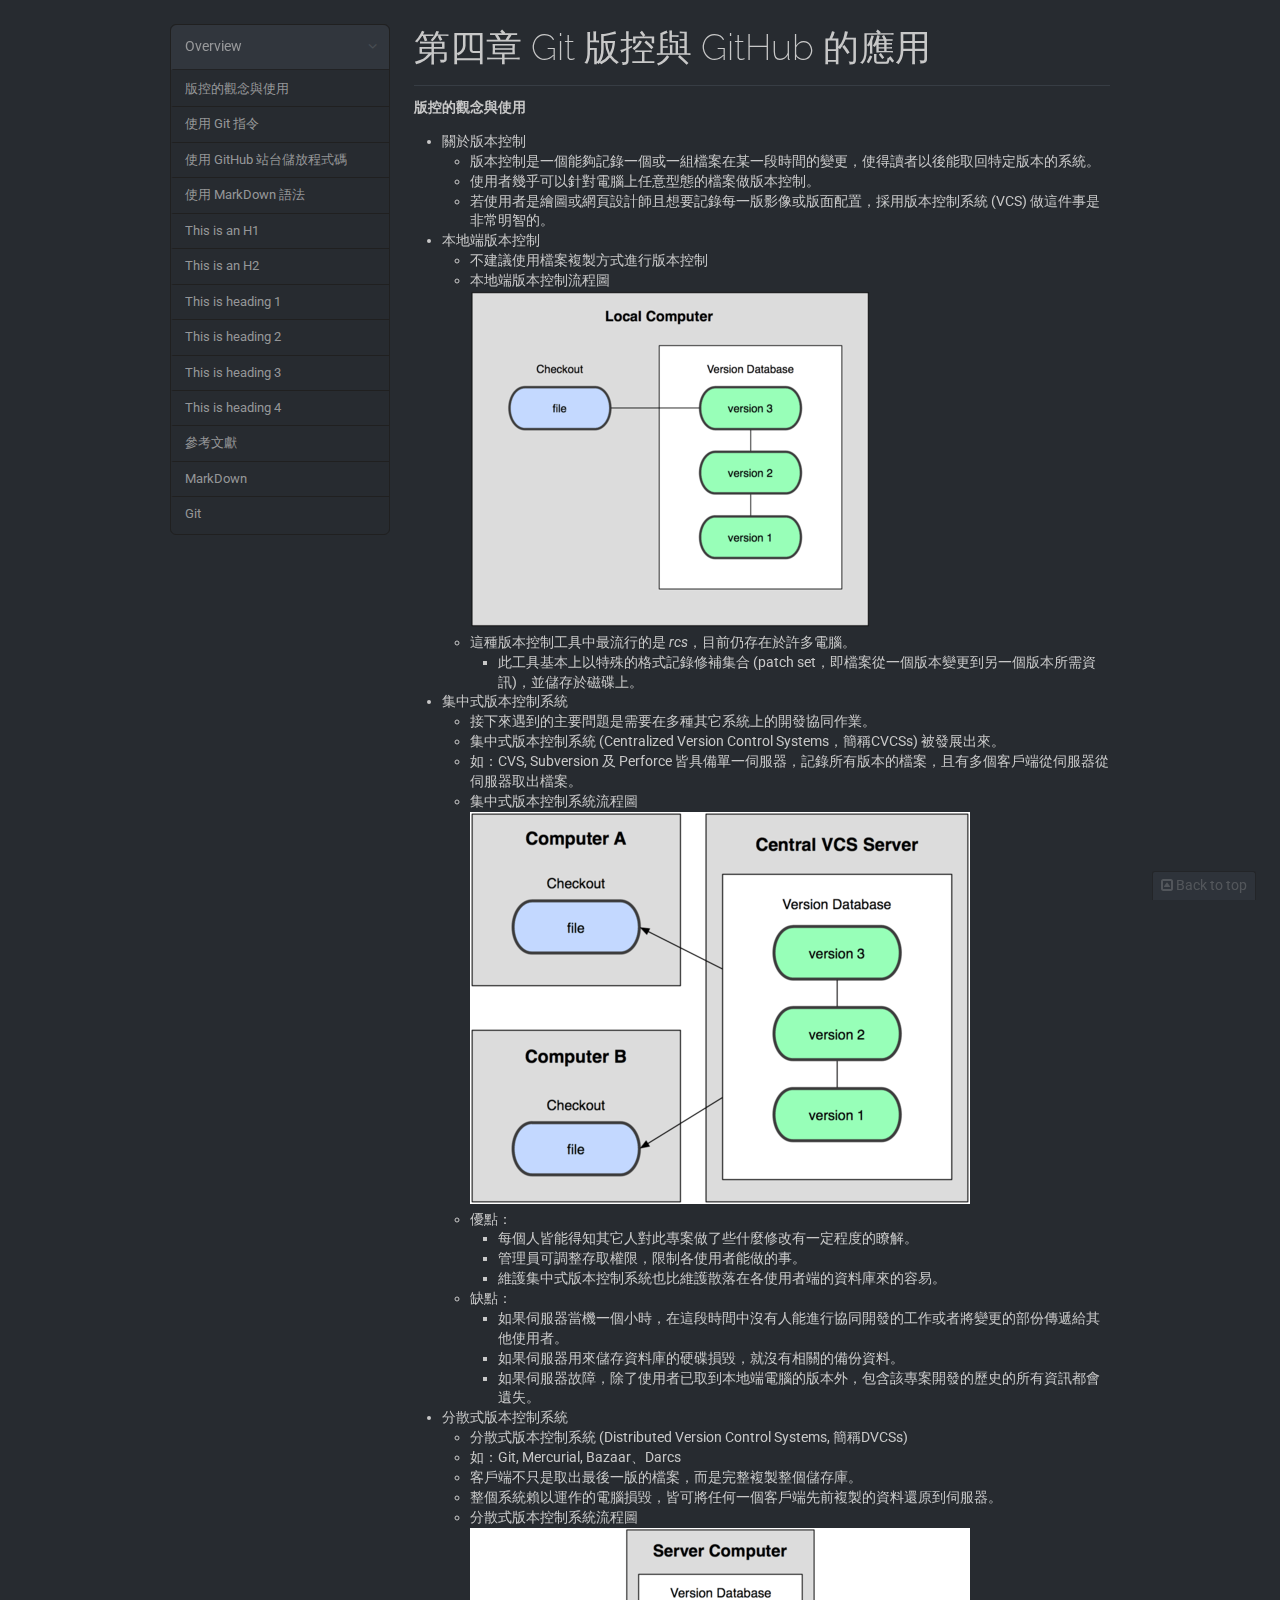
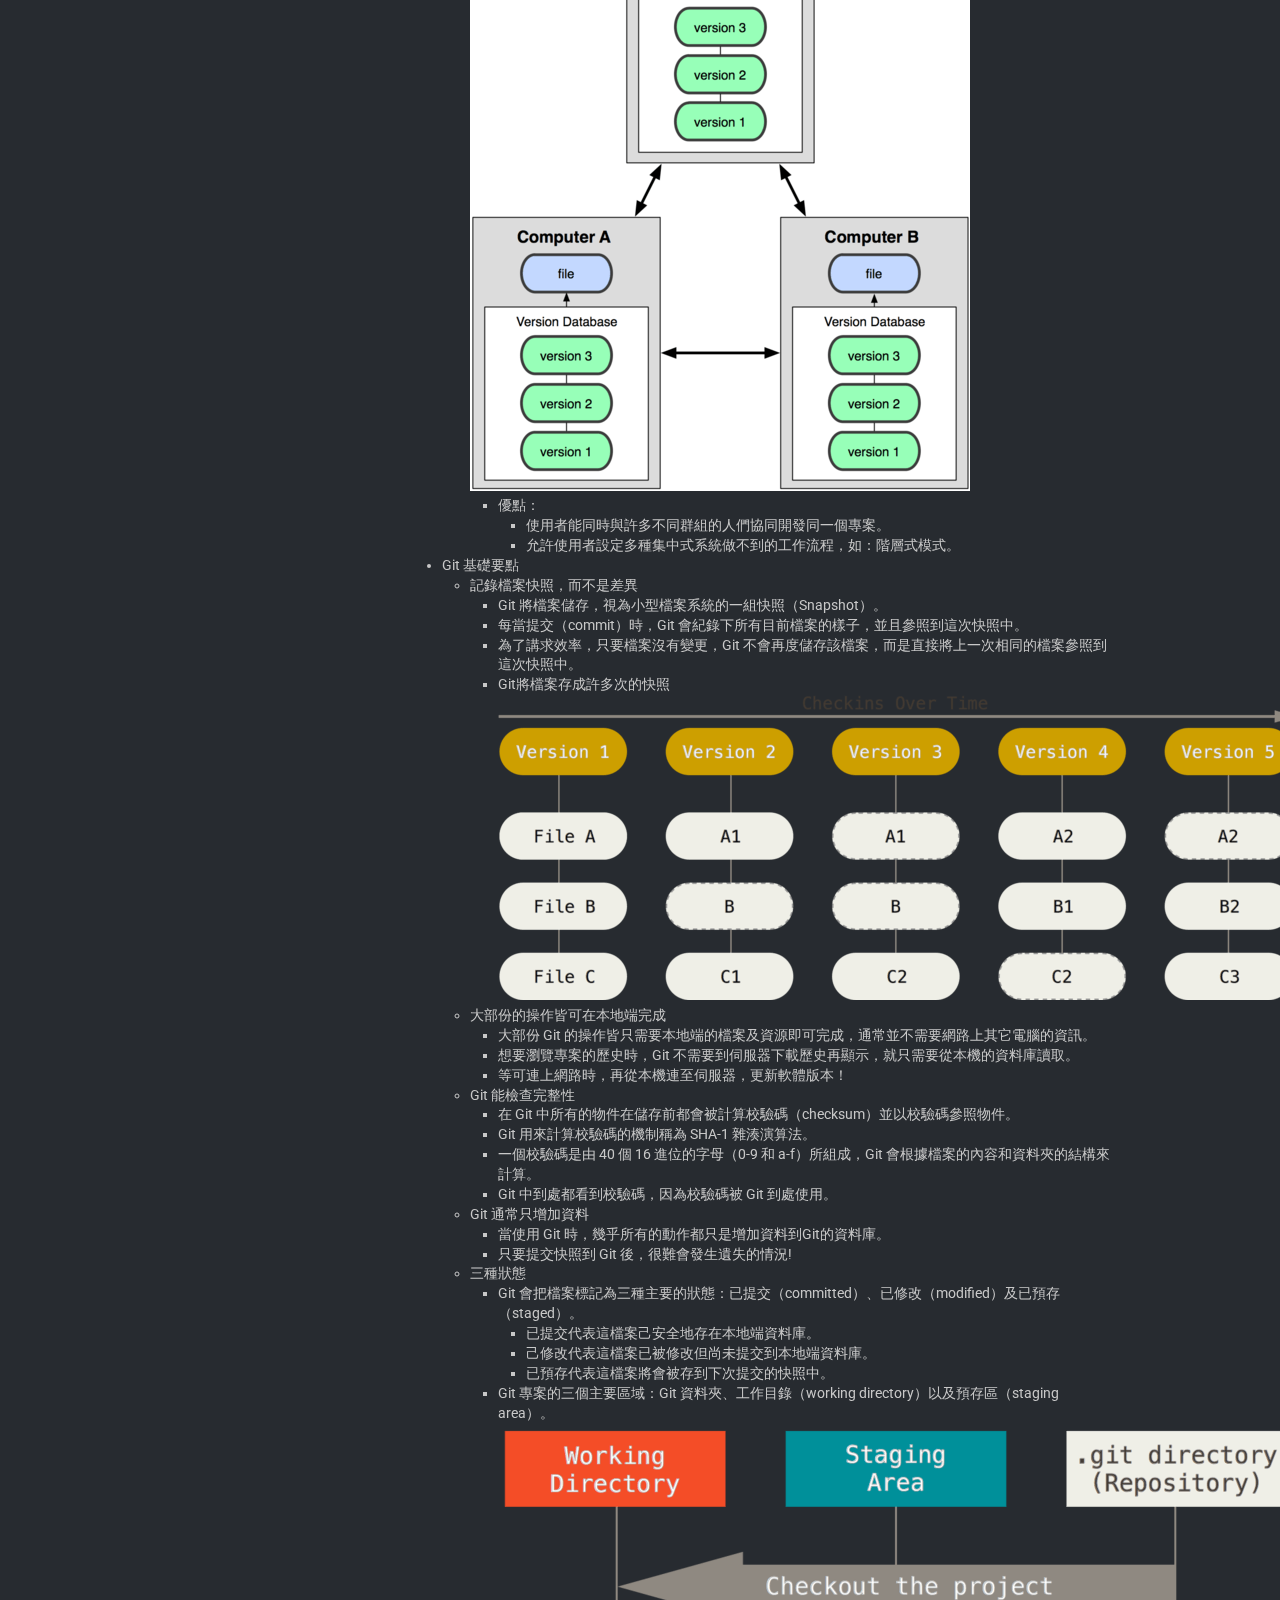
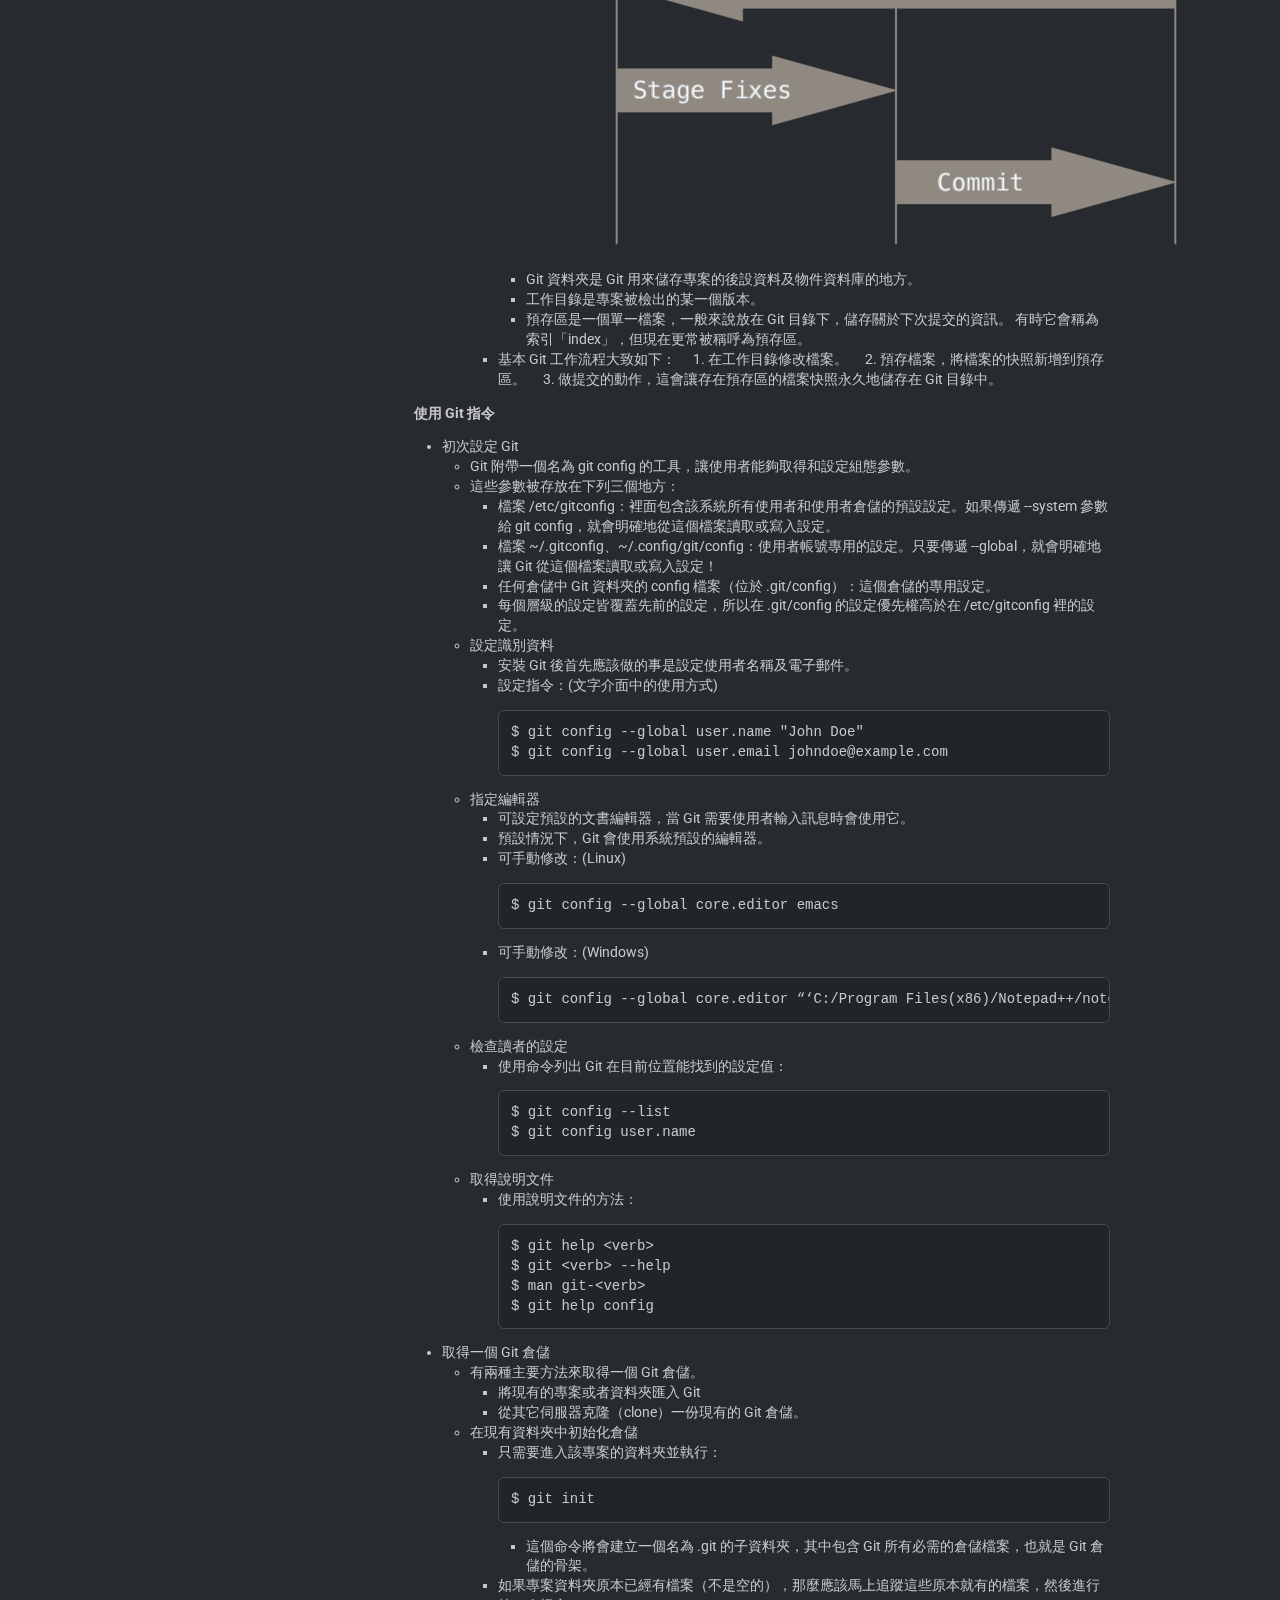
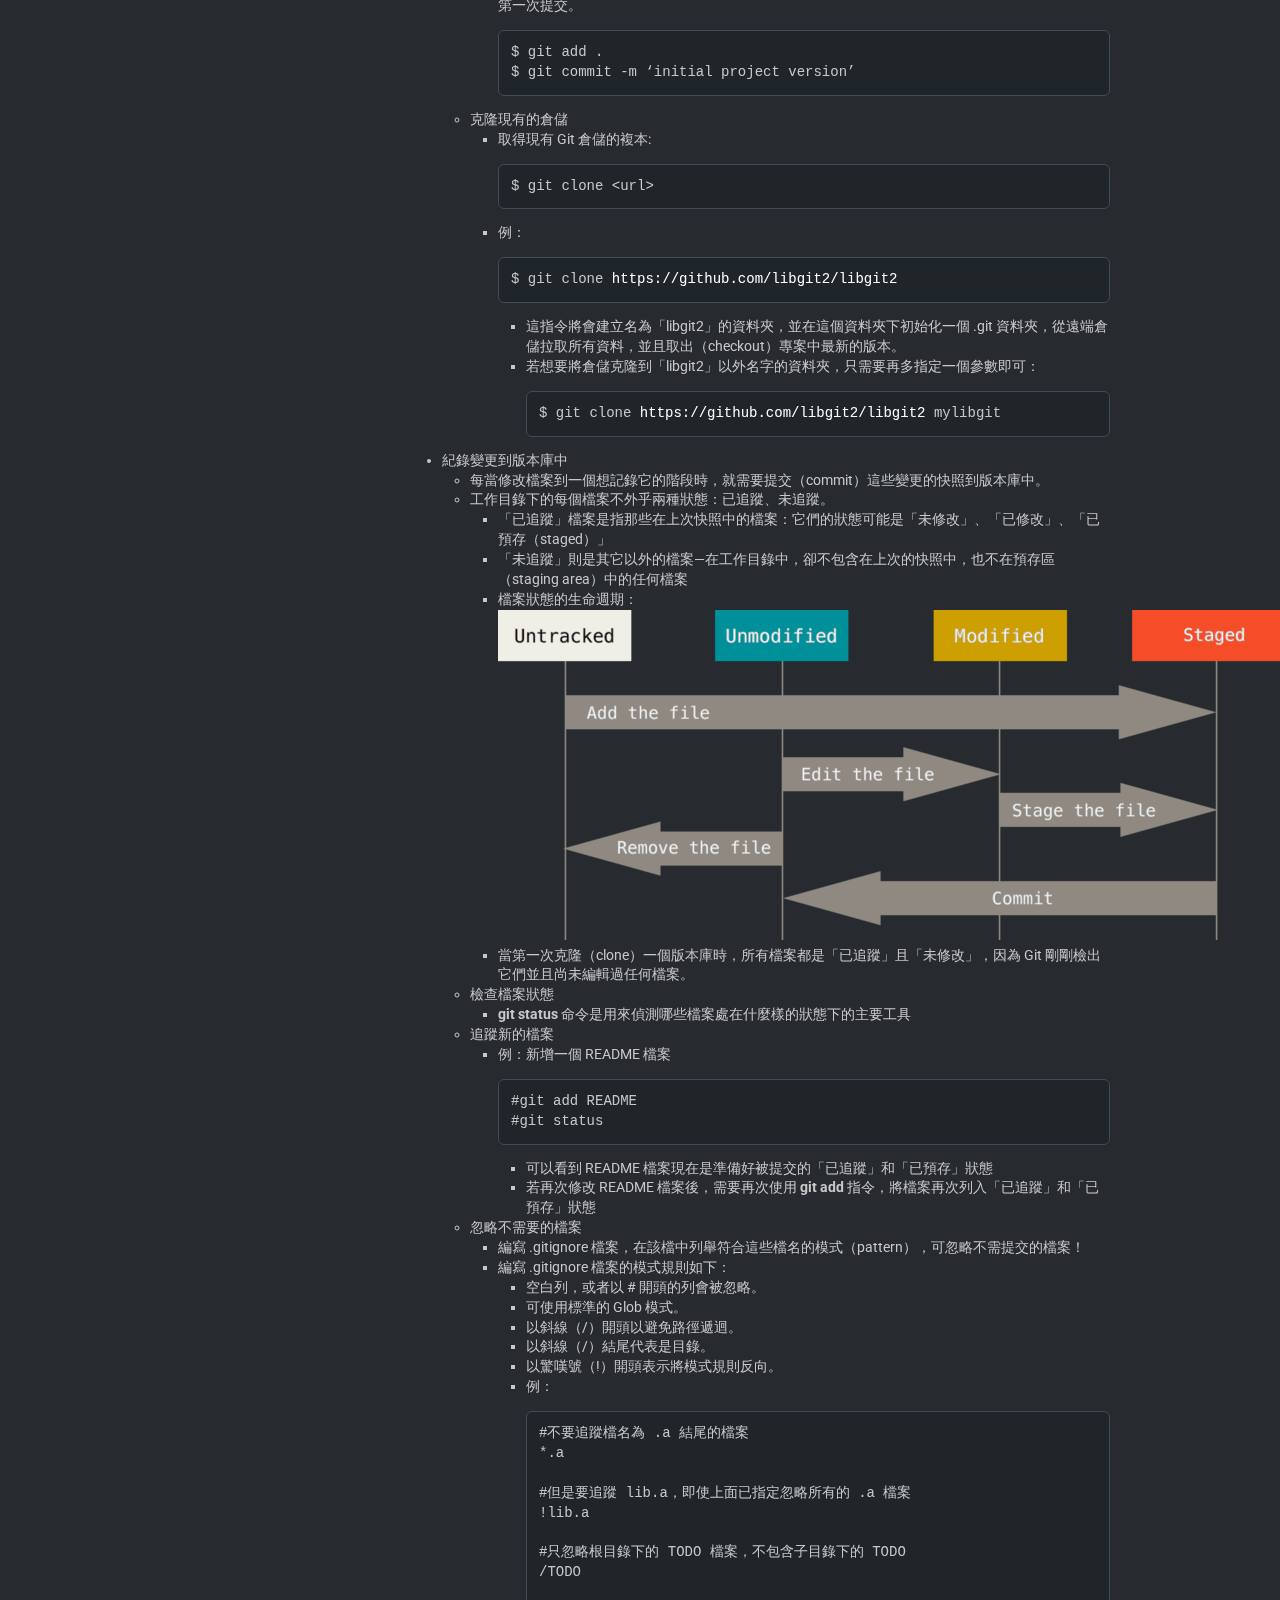
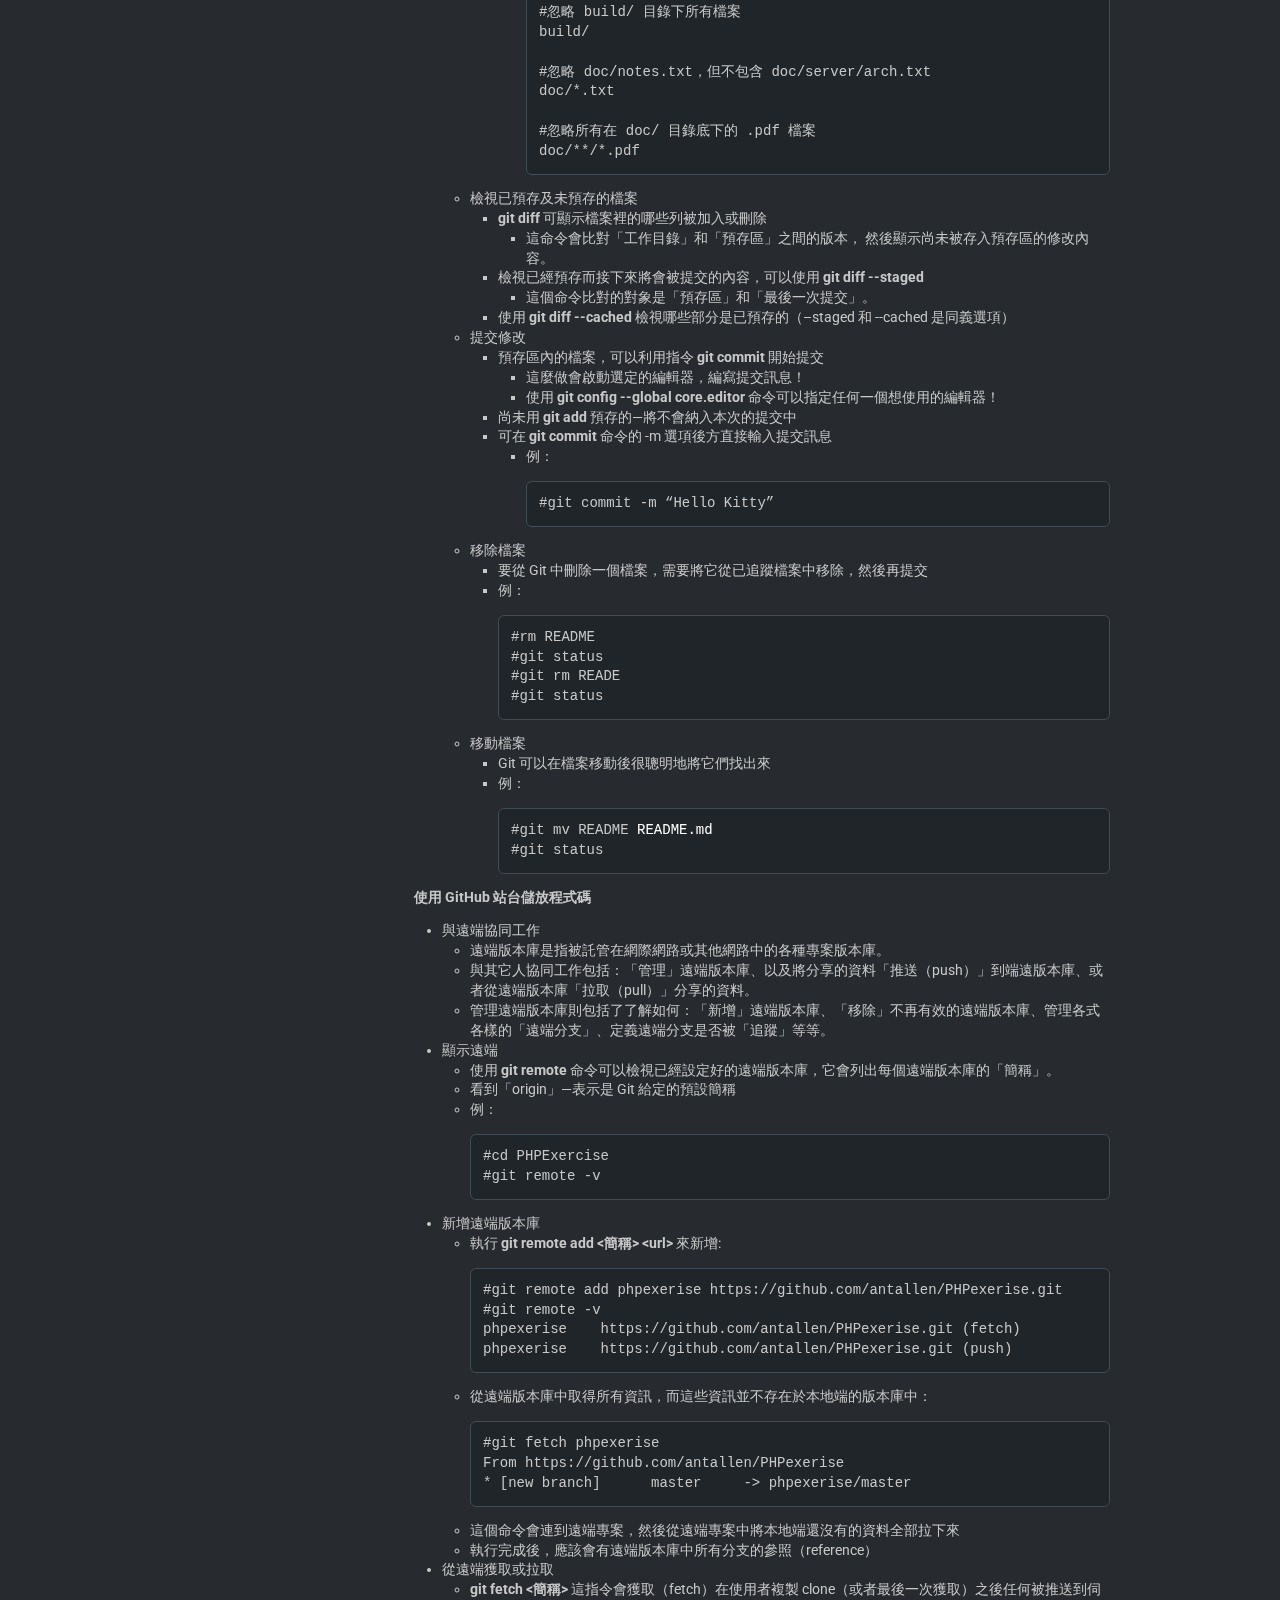
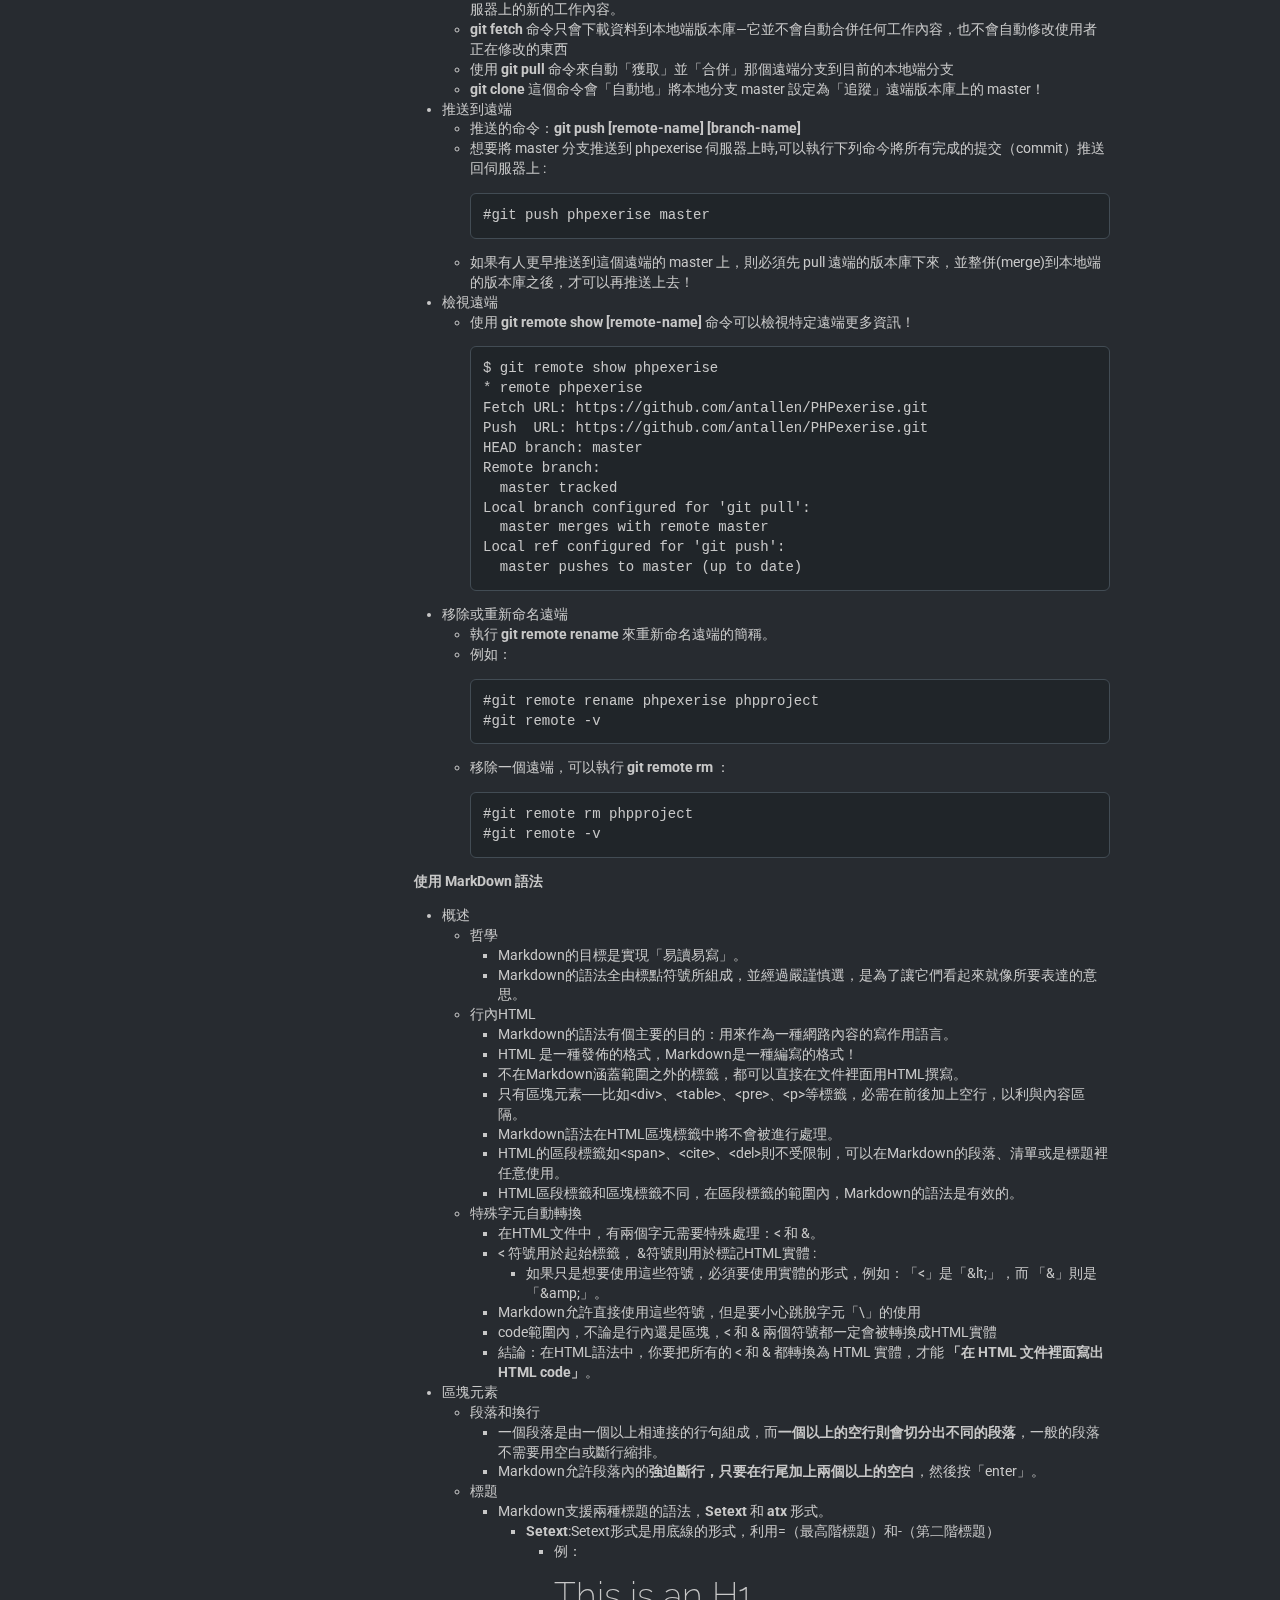
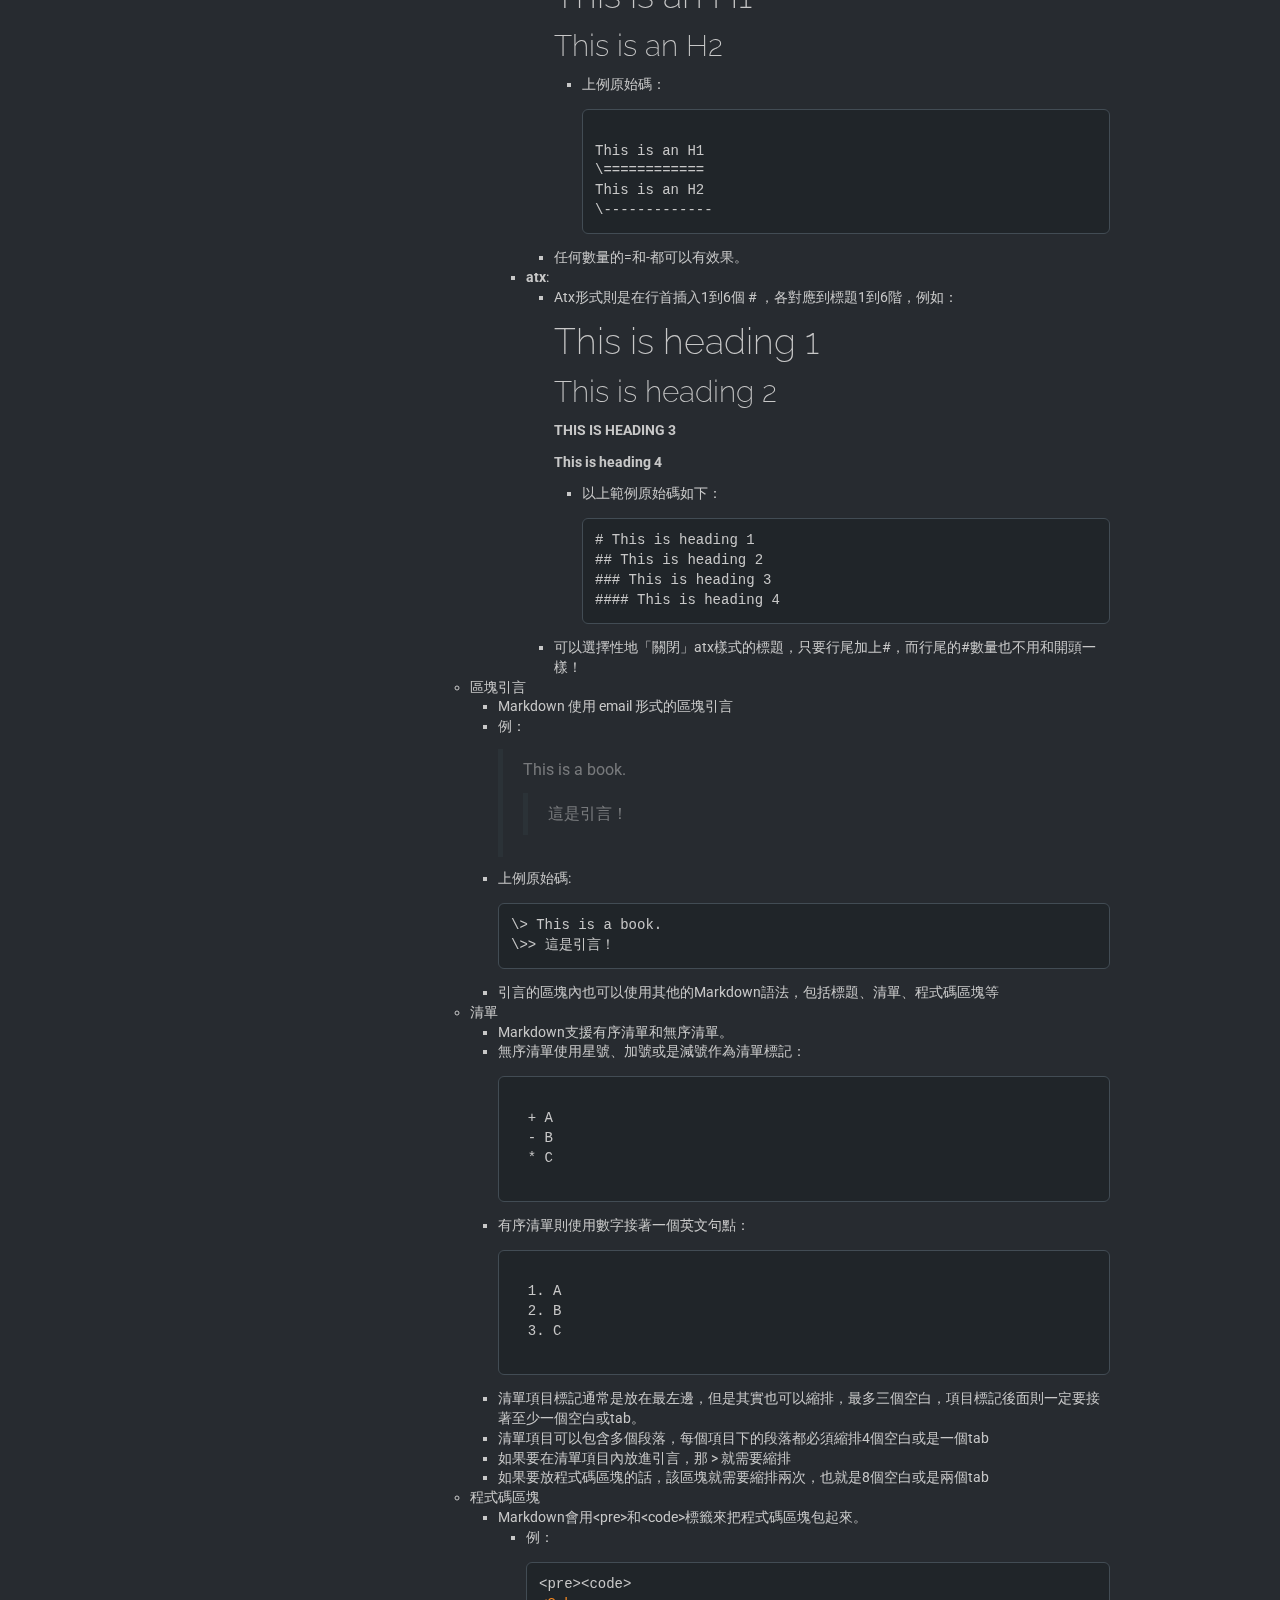
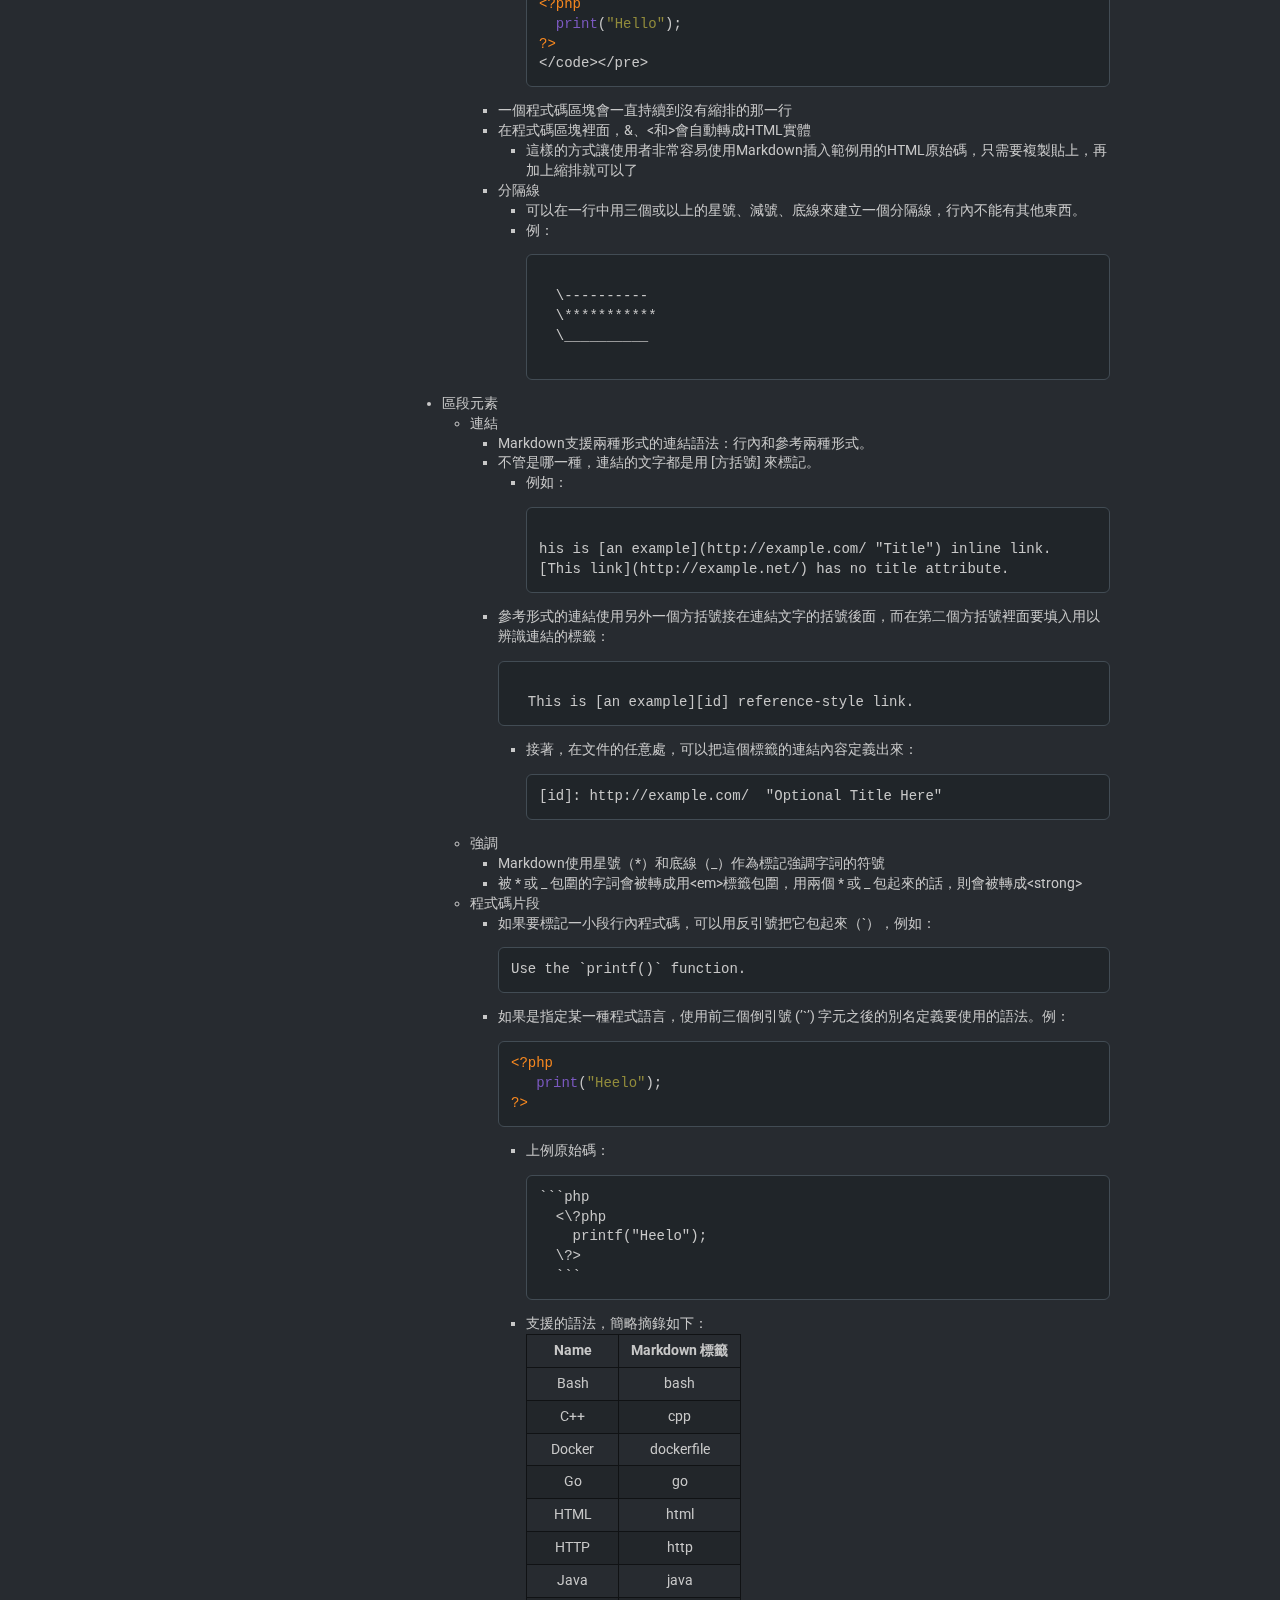
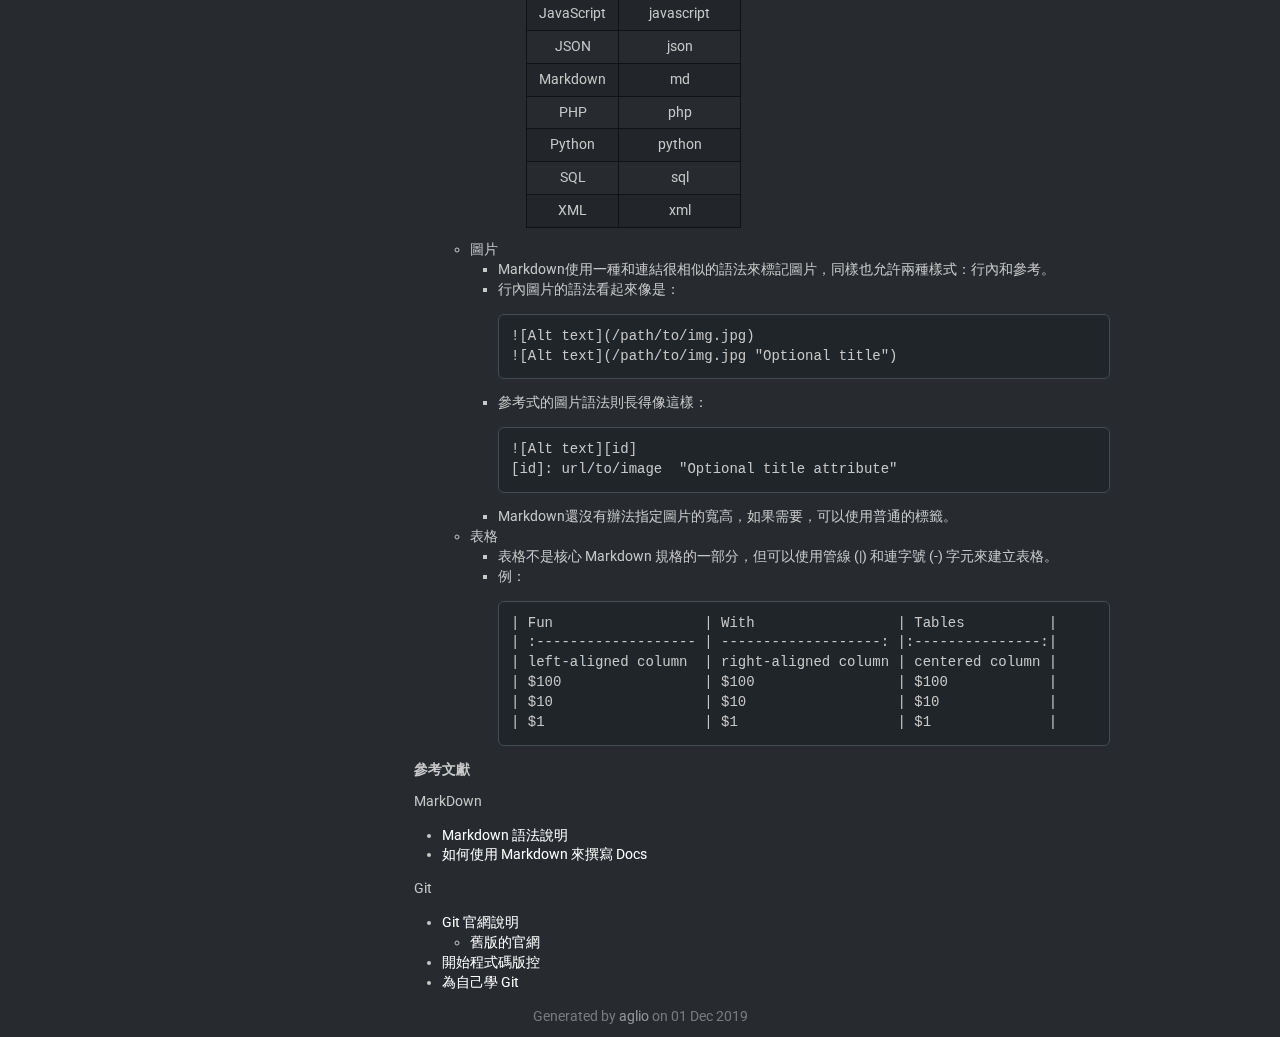
<file: ch4/index.html>
<!DOCTYPE html><html><head><meta charset="utf-8"><title>第四章 Git 版控與 GitHub 的應用</title><link rel="stylesheet" href="https://maxcdn.bootstrapcdn.com/font-awesome/4.3.0/css/font-awesome.min.css"><style>@import url('https://fonts.googleapis.com/css?family=Roboto:400,700|Inconsolata|Raleway:200');.hljs-comment,.hljs-title{color:#8e908c}.hljs-variable,.hljs-attribute,.hljs-tag,.hljs-regexp,.ruby .hljs-constant,.xml .hljs-tag .hljs-title,.xml .hljs-pi,.xml .hljs-doctype,.html .hljs-doctype,.css .hljs-id,.css .hljs-class,.css .hljs-pseudo{color:#c82829}.hljs-number,.hljs-preprocessor,.hljs-pragma,.hljs-built_in,.hljs-literal,.hljs-params,.hljs-constant{color:#f5871f}.ruby .hljs-class .hljs-title,.css .hljs-rules .hljs-attribute{color:#eab700}.hljs-string,.hljs-value,.hljs-inheritance,.hljs-header,.ruby .hljs-symbol,.xml .hljs-cdata{color:#718c00}.css .hljs-hexcolor{color:#3e999f}.hljs-function,.python .hljs-decorator,.python .hljs-title,.ruby .hljs-function .hljs-title,.ruby .hljs-title .hljs-keyword,.perl .hljs-sub,.javascript .hljs-title,.coffeescript .hljs-title{color:#4271ae}.hljs-keyword,.javascript .hljs-function{color:#8959a8}.hljs{display:block;background:white;color:#4d4d4c;padding:.5em}.coffeescript .javascript,.javascript .xml,.tex .hljs-formula,.xml .javascript,.xml .vbscript,.xml .css,.xml .hljs-cdata{opacity:.5}.right .hljs-comment{color:#969896}.right .css .hljs-class,.right .css .hljs-id,.right .css .hljs-pseudo,.right .hljs-attribute,.right .hljs-regexp,.right .hljs-tag,.right .hljs-variable,.right .html .hljs-doctype,.right .ruby .hljs-constant,.right .xml .hljs-doctype,.right .xml .hljs-pi,.right .xml .hljs-tag .hljs-title{color:#c66}.right .hljs-built_in,.right .hljs-constant,.right .hljs-literal,.right .hljs-number,.right .hljs-params,.right .hljs-pragma,.right .hljs-preprocessor{color:#de935f}.right .css .hljs-rule .hljs-attribute,.right .ruby .hljs-class .hljs-title{color:#f0c674}.right .hljs-header,.right .hljs-inheritance,.right .hljs-name,.right .hljs-string,.right .hljs-value,.right .ruby .hljs-symbol,.right .xml .hljs-cdata{color:#b5bd68}.right .css .hljs-hexcolor,.right .hljs-title{color:#8abeb7}.right .coffeescript .hljs-title,.right .hljs-function,.right .javascript .hljs-title,.right .perl .hljs-sub,.right .python .hljs-decorator,.right .python .hljs-title,.right .ruby .hljs-function .hljs-title,.right .ruby .hljs-title .hljs-keyword{color:#81a2be}.right .hljs-keyword,.right .javascript .hljs-function{color:#b294bb}.right .hljs{display:block;overflow-x:auto;background:#1d1f21;color:#c5c8c6;padding:.5em;-webkit-text-size-adjust:none}.right .coffeescript .javascript,.right .javascript .xml,.right .tex .hljs-formula,.right .xml .css,.right .xml .hljs-cdata,.right .xml .javascript,.right .xml .vbscript{opacity:.5}.hljs-comment,.hljs-quote{color:#9e8f9e}.hljs-attribute,.hljs-link,.hljs-name,.hljs-regexp,.hljs-selector-class,.hljs-selector-id,.hljs-tag,.hljs-template-variable,.hljs-variable{color:#ca402b}.hljs-built_in,.hljs-literal,.hljs-meta,.hljs-number,.hljs-params,.hljs-type{color:#a65926}.hljs-bullet,.hljs-string,.hljs-symbol{color:#918b3b}.hljs-section,.hljs-title{color:#516aec}.hljs-keyword,.hljs-selector-tag{color:#7b59c0}.hljs{display:block;overflow-x:auto;background:#1b181b;color:#ab9bab;padding:.5em}.hljs-emphasis{font-style:italic}.hljs-strong{font-weight:700}.right .hljs-comment,.right .hljs-quote{color:#776977}.right .hljs-attribute,.right .hljs-link,.right .hljs-name,.right .hljs-regexp,.right .hljs-selector-class,.right .hljs-selector-id,.right .hljs-tag,.right .hljs-template-variable,.right .hljs-variable{color:#ca402b}.right .hljs-built_in,.right .hljs-literal,.right .hljs-meta,.right .hljs-number,.right .hljs-params,.right .hljs-type{color:#a65926}.right .hljs-bullet,.right .hljs-string,.right .hljs-symbol{color:#918b3b}.right .hljs-section,.right .hljs-title{color:#516aec}.right .hljs-keyword,.right .hljs-selector-tag{color:#7b59c0}.right .hljs{display:block;overflow-x:auto;background:#f7f3f7;color:#695d69;padding:.5em}.right .hljs-emphasis{font-style:italic}.right .hljs-strong{font-weight:700}body{color:#c8c8c8;background:#272b30;font:400 14px / 1.42 'Roboto',Helvetica,sans-serif}header{border-bottom:1px solid #373d44;margin-bottom:12px}h1,h2,h3,h4,h5{color:#c8c8c8;margin:12px 0}h1 .permalink,h2 .permalink,h3 .permalink,h4 .permalink,h5 .permalink{margin-left:0;opacity:0;transition:opacity .25s ease}h1:hover .permalink,h2:hover .permalink,h3:hover .permalink,h4:hover .permalink,h5:hover .permalink{opacity:1}.triple h1 .permalink,.triple h2 .permalink,.triple h3 .permalink,.triple h4 .permalink,.triple h5 .permalink{opacity:.15}.triple h1:hover .permalink,.triple h2:hover .permalink,.triple h3:hover .permalink,.triple h4:hover .permalink,.triple h5:hover .permalink{opacity:.15}h1{font:200 36px 'Raleway',Helvetica,sans-serif;font-size:36px}h2{font:200 36px 'Raleway',Helvetica,sans-serif;font-size:30px}h3{font-size:100%;text-transform:uppercase}h5{font-size:100%;font-weight:normal}p{margin:0 0 10px}p.choices{line-height:1.6}a{color:white;text-decoration:none}li p{margin:0}hr.split{border:0;height:1px;width:100%;padding-left:6px;margin:12px auto;background-image:linear-gradient(to right, rgba(200,200,200,0) 20%, rgba(200,200,200,0.2) 51.4%, rgba(39,43,48,0.2) 51.4%, rgba(39,43,48,0) 80%)}dl dt{float:left;width:130px;clear:left;text-align:right;overflow:hidden;text-overflow:ellipsis;white-space:nowrap;font-weight:700}dl dd{margin-left:150px}blockquote{color:rgba(200,200,200,0.5);font-size:15.5px;padding:10px 20px;margin:12px 0;border-left:5px solid #2b3237}blockquote p:last-child{margin-bottom:0}pre{background-color:#202529;padding:12px;border:1px solid #424c54;border-radius:6px;overflow:auto}pre code{color:#c8c8c8;background-color:transparent;padding:0;border:none}code{color:#ddd;background-color:#373b40;font:'Inconsolata',monospace;padding:1px 4px;border:1px solid #424c54;border-radius:3px}ul,ol{padding-left:2em}table{border-collapse:collapse;border-spacing:0;margin-bottom:12px}table tr:nth-child(2n){background-color:#22262a}table th,table td{padding:6px 12px;border:1px solid #101214}.text-muted{opacity:.5}.note,.warning{padding:.3em 1em;margin:1em 0;border-radius:2px;font-size:90%}.note h1,.warning h1,.note h2,.warning h2,.note h3,.warning h3,.note h4,.warning h4,.note h5,.warning h5,.note h6,.warning h6{font-family:200 36px 'Raleway',Helvetica,sans-serif;font-size:135%;font-weight:500}.note p,.warning p{margin:.5em 0}.note{color:#c8c8c8;background-color:#2b373e;border-left:4px solid #5bc0de}.note h1,.note h2,.note h3,.note h4,.note h5,.note h6{color:#5bc0de}.warning{color:#c8c8c8;background-color:#352b30;border-left:4px solid #e9322d}.warning h1,.warning h2,.warning h3,.warning h4,.warning h5,.warning h6{color:#e9322d}header{margin-top:24px}nav{position:fixed;top:24px;bottom:0;overflow-y:auto}nav .resource-group{padding:0}nav .resource-group .heading{position:relative}nav .resource-group .heading .chevron{position:absolute;top:12px;right:12px;opacity:.5}nav .resource-group .heading a{display:block;color:#c8c8c8;opacity:.7;border-left:2px solid transparent;margin:0}nav .resource-group .heading a:hover{text-decoration:none;background-color:bad-color;border-left:2px solid #c8c8c8}nav ul{list-style-type:none;padding-left:0}nav ul a{display:block;font-size:13px;color:rgba(200,200,200,0.7);padding:8px 12px;border-top:1px solid #202020;border-left:2px solid transparent;overflow:hidden;text-overflow:ellipsis;white-space:nowrap}nav ul a:hover{text-decoration:none;background-color:bad-color;border-left:2px solid #c8c8c8}nav ul>li{margin:0}nav ul>li:first-child{margin-top:-12px}nav ul>li:last-child{margin-bottom:-12px}nav ul ul a{padding-left:24px}nav ul ul li{margin:0}nav ul ul li:first-child{margin-top:0}nav ul ul li:last-child{margin-bottom:0}nav>div>div>ul>li:first-child>a{border-top:none}.preload *{transition:none !important}.pull-left{float:left}.pull-right{float:right}.badge{display:inline-block;float:right;min-width:10px;min-height:14px;padding:3px 7px;font-size:12px;color:#fff;background-color:#373d44;border-radius:10px;margin:-2px 0}.badge.get{color:white;background-color:#5bc0de}.badge.head{color:white;background-color:#5bc0de}.badge.options{color:white;background-color:#5bc0de}.badge.put{color:white;background-color:#f89406}.badge.patch{color:white;background-color:#f89406}.badge.post{color:white;background-color:#62c462}.badge.delete{color:white;background-color:#ee5f5b}.collapse-button{float:right}.collapse-button .close{display:none;color:white;cursor:pointer}.collapse-button .open{color:white;cursor:pointer}.collapse-button.show .close{display:inline}.collapse-button.show .open{display:none}.collapse-content{max-height:0;overflow:hidden;transition:max-height .3s ease-in-out}nav{width:220px}.container{max-width:940px;margin-left:auto;margin-right:auto}.container .row .content{margin-left:244px;width:696px}.container .row:after{content:'';display:block;clear:both}.container-fluid nav{width:22%}.container-fluid .row .content{margin-left:24%}.container-fluid.triple nav{width:16.5%;padding-right:1px}.container-fluid.triple .row .content{position:relative;margin-left:16.5%;padding-left:24px}.middle:before,.middle:after{content:'';display:table}.middle:after{clear:both}.middle{box-sizing:border-box;width:51.5%;padding-right:12px}.right{box-sizing:border-box;float:right;width:48.5%;padding-left:12px}.right a{color:#666}.right h1,.right h2,.right h3,.right h4,.right h5,.right p,.right div{color:#272b30}.right pre{background-color:#f7f6f5;border:1px solid #f7f6f5}.right pre code{color:#333}.right .description{margin-top:12px}.triple .resource-heading{font-size:125%}.definition{margin-top:12px;margin-bottom:12px}.definition .method{font-weight:bold}.definition .method.get{color:#2e98b8}.definition .method.head{color:#2e98b8}.definition .method.options{color:#2e98b8}.definition .method.post{color:#2eb82e}.definition .method.put{color:#b87f2e}.definition .method.patch{color:#b87f2e}.definition .method.delete{color:#b8322e}.definition .uri{word-break:break-all;word-wrap:break-word}.definition .hostname{opacity:.5}.example-names{background-color:#eee;padding:12px;border-radius:6px}.example-names .tab-button{cursor:pointer;color:#c8c8c8;border:1px solid #ddd;padding:6px;margin-left:12px}.example-names .tab-button.active{background-color:#d5d5d5}.right .example-names{background-color:#adaaa6}.right .example-names .tab-button{color:#272b30;border:1px solid #d8d4cf;border-radius:6px}.right .example-names .tab-button.active{background-color:#95918b}#nav-background{position:fixed;left:0;top:0;bottom:0;width:16.5%;padding-right:14.4px;background-color:#272b30;border-right:1px solid #272b30;z-index:-1}#right-panel-background{position:absolute;right:-12px;top:-12px;bottom:-12px;width:48.6%;background-color:#d8d4cf;z-index:-1}@media (max-width:1200px){nav{width:198px}.container{max-width:840px}.container .row .content{margin-left:224px;width:606px}}@media (max-width:992px){nav{width:169.4px}.container{max-width:720px}.container .row .content{margin-left:194px;width:526px}}@media (max-width:768px){nav{display:none}.container{width:95%;max-width:none}.container .row .content,.container-fluid .row .content,.container-fluid.triple .row .content{margin-left:auto;margin-right:auto;width:95%}#nav-background{display:none}#right-panel-background{width:48.6%}}.back-to-top{position:fixed;z-index:1;bottom:0;right:24px;padding:4px 8px;color:rgba(200,200,200,0.5);background-color:#373d44;text-decoration:none !important;border-top:1px solid #202020;border-left:1px solid #202020;border-right:1px solid #202020;border-top-left-radius:3px;border-top-right-radius:3px}.resource-group{padding:12px;margin-bottom:12px;background-color:#272b30;border:1px solid #202020;border-radius:6px}.resource-group h2.group-heading,.resource-group .heading a{padding:12px;margin:-12px -12px 12px -12px;background-color:#373d44;border-bottom:1px solid #202020;border-top-left-radius:6px;border-top-right-radius:6px;white-space:nowrap;text-overflow:ellipsis;overflow:hidden}.triple .content .resource-group{padding:0;border:none}.triple .content .resource-group h2.group-heading,.triple .content .resource-group .heading a{margin:0 0 12px 0;border:1px solid #202020}nav .resource-group .heading a{padding:12px;margin-bottom:0}nav .resource-group .collapse-content{padding:0}.action{margin-bottom:12px;padding:12px 12px 0 12px;overflow:hidden;border:1px solid transparent;border-radius:6px}.action h4.action-heading{padding:6px 12px;margin:-12px -12px 12px -12px;border-bottom:1px solid transparent;border-top-left-radius:6px;border-top-right-radius:6px;overflow:hidden}.action h4.action-heading .name{float:right;font-weight:normal;padding:6px 0}.action h4.action-heading .method{padding:6px 12px;margin-right:12px;border-radius:3px;display:inline-block}.action h4.action-heading .method.get{color:#fff;background-color:#2390b0}.action h4.action-heading .method.head{color:#fff;background-color:#2390b0}.action h4.action-heading .method.options{color:#fff;background-color:#2390b0}.action h4.action-heading .method.put{color:#fff;background-color:#945904}.action h4.action-heading .method.patch{color:#fff;background-color:#945904}.action h4.action-heading .method.post{color:#fff;background-color:#348c34}.action h4.action-heading .method.delete{color:#fff;background-color:#ce1a15}.action h4.action-heading code{color:black;background-color:rgba(255,255,255,0.7);border-color:transparent;font-weight:normal;word-break:break-all;display:inline-block;margin-top:2px}.action dl.inner{padding-bottom:2px}.action .title{border-bottom:1px solid #272b30;margin:0 -12px -1px -12px;padding:12px}.action.get{border-color:#202020}.action.get h4.action-heading{color:#2390b0;background:#5bc0de;border-bottom-color:#202020}.action.head{border-color:#202020}.action.head h4.action-heading{color:#2390b0;background:#5bc0de;border-bottom-color:#202020}.action.options{border-color:#202020}.action.options h4.action-heading{color:#2390b0;background:#5bc0de;border-bottom-color:#202020}.action.post{border-color:#202020}.action.post h4.action-heading{color:#348c34;background:#62c462;border-bottom-color:#202020}.action.put{border-color:#202020}.action.put h4.action-heading{color:#945904;background:#f89406;border-bottom-color:#202020}.action.patch{border-color:#202020}.action.patch h4.action-heading{color:#945904;background:#f89406;border-bottom-color:#202020}.action.delete{border-color:#202020}.action.delete h4.action-heading{color:#ce1a15;background:#ee5f5b;border-bottom-color:#202020}</style></head><body class="preload"><a href="#top" class="text-muted back-to-top"><i class="fa fa-toggle-up"></i>&nbsp;Back to top</a><div class="container"><div class="row"><nav><div class="resource-group"><div class="heading"><div class="chevron"><i class="open fa fa-angle-down"></i></div><a href="#top">Overview</a></div><div class="collapse-content"><ul><li><a href="#header-版控的觀念與使用">版控的觀念與使用</a></li><li><a href="#header-使用-git-指令">使用 Git 指令</a></li><li><a href="#header-使用-github-站台儲放程式碼">使用 GitHub 站台儲放程式碼</a></li><li><a href="#header-使用-markdown-語法">使用 MarkDown 語法</a></li><li><a href="#header-this-is-an-h1">This is an H1</a></li><li><a href="#header-this-is-an-h2">This is an H2</a></li><li><a href="#header-this-is-heading-1">This is heading 1</a></li><li><a href="#header-this-is-heading-2">This is heading 2</a></li><li><a href="#header-this-is-heading-3">This is heading 3</a></li><li><a href="#header-this-is-heading-4">This is heading 4</a></li><li><a href="#header-參考文獻">參考文獻</a></li><li><a href="#header-markdown">MarkDown</a></li><li><a href="#header-git">Git</a></li></ul></div></div></nav><div class="content"><header><h1 id="top">第四章 Git 版控與 GitHub 的應用</h1></header><h4 id="header-版控的觀念與使用">版控的觀念與使用 <a class="permalink" href="#header-版控的觀念與使用" aria-hidden="true">¶</a></h4>
<ul>
<li>
<p>關於版本控制</p>
<ul>
<li>版本控制是一個能夠記錄一個或一組檔案在某一段時間的變更，使得讀者以後能取回特定版本的系統。</li>
<li>使用者幾乎可以針對電腦上任意型態的檔案做版本控制。</li>
<li>若使用者是繪圖或網頁設計師且想要記錄每一版影像或版面配置，採用版本控制系統 (VCS) 做這件事是非常明智的。</li>
</ul>
</li>
<li>
<p>本地端版本控制</p>
<ul>
<li>
<p>不建議使用檔案複製方式進行版本控制</p>
</li>
<li>
<p>本地端版本控制流程圖</p>
<p><img src="img/1.png" alt="本地端版本控制流程"></p>
</li>
<li>
<p>這種版本控制工具中最流行的是 <em>rcs</em>，目前仍存在於許多電腦。</p>
<ul>
<li>此工具基本上以特殊的格式記錄修補集合 (patch set，即檔案從一個版本變更到另一個版本所需資訊)，並儲存於磁碟上。</li>
</ul>
</li>
</ul>
</li>
<li>
<p>集中式版本控制系統</p>
<ul>
<li>
<p>接下來遇到的主要問題是需要在多種其它系統上的開發協同作業。</p>
</li>
<li>
<p>集中式版本控制系統 (Centralized Version Control Systems，簡稱CVCSs) 被發展出來。</p>
</li>
<li>
<p>如：CVS, Subversion 及 Perforce 皆具備單一伺服器，記錄所有版本的檔案，且有多個客戶端從伺服器從伺服器取出檔案。</p>
</li>
<li>
<p>集中式版本控制系統流程圖</p>
<p><img src="img/2.png" alt="集中式版本控制系統"></p>
</li>
<li>
<p>優點：</p>
<ul>
<li>每個人皆能得知其它人對此專案做了些什麼修改有一定程度的瞭解。</li>
<li>管理員可調整存取權限，限制各使用者能做的事。</li>
<li>維護集中式版本控制系統也比維護散落在各使用者端的資料庫來的容易。</li>
</ul>
</li>
<li>
<p>缺點：</p>
<ul>
<li>如果伺服器當機一個小時，在這段時間中沒有人能進行協同開發的工作或者將變更的部份傳遞給其他使用者。</li>
<li>如果伺服器用來儲存資料庫的硬碟損毀，就沒有相關的備份資料。</li>
<li>如果伺服器故障，除了使用者已取到本地端電腦的版本外，包含該專案開發的歷史的所有資訊都會遺失。</li>
</ul>
</li>
</ul>
</li>
<li>
<p>分散式版本控制系統</p>
<ul>
<li>
<p>分散式版本控制系統 (Distributed Version Control Systems, 簡稱DVCSs)</p>
</li>
<li>
<p>如：Git, Mercurial, Bazaar、Darcs</p>
</li>
<li>
<p>客戶端不只是取出最後一版的檔案，而是完整複製整個儲存庫。</p>
</li>
<li>
<p>整個系統賴以運作的電腦損毀，皆可將任何一個客戶端先前複製的資料還原到伺服器。</p>
</li>
<li>
<p>分散式版本控制系統流程圖</p>
<p><img src="img/3.png" alt="分散式版本控制系統"></p>
<ul>
<li>優點：
<ul>
<li>使用者能同時與許多不同群組的人們協同開發同一個專案。</li>
<li>允許使用者設定多種集中式系統做不到的工作流程，如：階層式模式。</li>
</ul>
</li>
</ul>
</li>
</ul>
</li>
<li>
<p>Git 基礎要點</p>
<ul>
<li>
<p>記錄檔案快照，而不是差異</p>
<ul>
<li>
<p>Git 將檔案儲存，視為小型檔案系統的一組快照（Snapshot）。</p>
</li>
<li>
<p>每當提交（commit）時，Git 會紀錄下所有目前檔案的樣子，並且參照到這次快照中。</p>
</li>
<li>
<p>為了講求效率，只要檔案沒有變更，Git 不會再度儲存該檔案，而是直接將上一次相同的檔案參照到這次快照中。</p>
</li>
<li>
<p>Git將檔案存成許多次的快照</p>
<p><img src="img/4.png" alt="Git將檔案存成許多次的快照"></p>
</li>
</ul>
</li>
<li>
<p>大部份的操作皆可在本地端完成</p>
<ul>
<li>大部份 Git 的操作皆只需要本地端的檔案及資源即可完成，通常並不需要網路上其它電腦的資訊。</li>
<li>想要瀏覽專案的歷史時，Git 不需要到伺服器下載歷史再顯示，就只需要從本機的資料庫讀取。</li>
<li>等可連上網路時，再從本機連至伺服器，更新軟體版本！</li>
</ul>
</li>
<li>
<p>Git 能檢查完整性</p>
<ul>
<li>在 Git 中所有的物件在儲存前都會被計算校驗碼（checksum）並以校驗碼參照物件。</li>
<li>Git 用來計算校驗碼的機制稱為 SHA-1 雜湊演算法。</li>
<li>一個校驗碼是由 40 個 16 進位的字母（0-9 和 a-f）所組成，Git 會根據檔案的內容和資料夾的結構來計算。</li>
<li>Git 中到處都看到校驗碼，因為校驗碼被 Git 到處使用。</li>
</ul>
</li>
<li>
<p>Git 通常只增加資料</p>
<ul>
<li>當使用 Git 時，幾乎所有的動作都只是增加資料到Git的資料庫。</li>
<li>只要提交快照到 Git 後，很難會發生遺失的情況!</li>
</ul>
</li>
<li>
<p>三種狀態</p>
<ul>
<li>
<p>Git 會把檔案標記為三種主要的狀態：已提交（committed）、已修改（modified）及已預存（staged）。</p>
<ul>
<li>已提交代表這檔案己安全地存在本地端資料庫。</li>
<li>己修改代表這檔案已被修改但尚未提交到本地端資料庫。</li>
<li>已預存代表這檔案將會被存到下次提交的快照中。</li>
</ul>
</li>
<li>
<p>Git 專案的三個主要區域：Git 資料夾、工作目錄（working directory）以及預存區（staging area）。</p>
<p><img src="img/5.png" alt="Git 三個主要區域"></p>
<ul>
<li>Git 資料夾是 Git 用來儲存專案的後設資料及物件資料庫的地方。</li>
<li>工作目錄是專案被檢出的某一個版本。</li>
<li>預存區是一個單一檔案，一般來說放在 Git 目錄下，儲存關於下次提交的資訊。 有時它會稱為索引「index」，但現在更常被稱呼為預存區。</li>
</ul>
</li>
<li>
<p>基本 Git 工作流程大致如下：
　1. 在工作目錄修改檔案。
　2. 預存檔案，將檔案的快照新增到預存區。
　3. 做提交的動作，這會讓存在預存區的檔案快照永久地儲存在 Git 目錄中。</p>
</li>
</ul>
</li>
</ul>
</li>
</ul>
<h4 id="header-使用-git-指令">使用 Git 指令 <a class="permalink" href="#header-使用-git-指令" aria-hidden="true">¶</a></h4>
<ul>
<li>
<p>初次設定 Git</p>
<ul>
<li>
<p>Git 附帶一個名為 git config 的工具，讓使用者能夠取得和設定組態參數。</p>
</li>
<li>
<p>這些參數被存放在下列三個地方：</p>
<ul>
<li>檔案 /etc/gitconfig：裡面包含該系統所有使用者和使用者倉儲的預設設定。如果傳遞 --system 參數給 git config，就會明確地從這個檔案讀取或寫入設定。</li>
<li>檔案 ~/.gitconfig、~/.config/git/config：使用者帳號專用的設定。只要傳遞 --global，就會明確地讓 Git 從這個檔案讀取或寫入設定！</li>
<li>任何倉儲中 Git 資料夾的 config 檔案（位於 .git/config）：這個倉儲的專用設定。</li>
<li>每個層級的設定皆覆蓋先前的設定，所以在 .git/config 的設定優先權高於在 /etc/gitconfig 裡的設定。</li>
</ul>
</li>
<li>
<p>設定識別資料</p>
<ul>
<li>安裝 Git 後首先應該做的事是設定使用者名稱及電子郵件。</li>
<li>設定指令：(文字介面中的使用方式)<pre><code>$ git config --global user.name "John Doe"
$ git config --global user.email johndoe@example.com</code></pre>
</li>
</ul>
</li>
<li>
<p>指定編輯器</p>
<ul>
<li>可設定預設的文書編輯器，當 Git 需要使用者輸入訊息時會使用它。</li>
<li>預設情況下，Git 會使用系統預設的編輯器。</li>
<li>可手動修改：(Linux)
　<pre><code>$ git config --global core.editor emacs</code></pre></li>
<li>可手動修改：(Windows)
　<pre><code>$ git config --global core.editor “‘C:/Program Files(x86)/Notepad++/notepad++.exe’ -multiInst -nosession”</code></pre></li>
</ul>
</li>
<li>
<p>檢查讀者的設定</p>
<ul>
<li>使用命令列出 Git 在目前位置能找到的設定值：
　<pre><code>$ git config --list
$ git config user.name</code></pre></li>
</ul>
</li>
<li>
<p>取得說明文件</p>
<ul>
<li>使用說明文件的方法：
　<pre><code>$ git help &lt;verb&gt;
$ git &lt;verb&gt; --help
$ man git-&lt;verb&gt;
$ git help config</code></pre></li>
</ul>
</li>
</ul>
</li>
<li>
<p>取得一個 Git 倉儲</p>
<ul>
<li>
<p>有兩種主要方法來取得一個 Git 倉儲。</p>
<ul>
<li>將現有的專案或者資料夾匯入 Git</li>
<li>從其它伺服器克隆（clone）一份現有的 Git 倉儲。</li>
</ul>
</li>
<li>
<p>在現有資料夾中初始化倉儲</p>
<ul>
<li>只需要進入該專案的資料夾並執行：<pre><code>$ git init</code></pre>
<ul>
<li>這個命令將會建立一個名為 .git 的子資料夾，其中包含 Git 所有必需的倉儲檔案，也就是 Git 倉儲的骨架。</li>
</ul>
</li>
<li>如果專案資料夾原本已經有檔案（不是空的），那麼應該馬上追蹤這些原本就有的檔案，然後進行第一次提交。<pre><code>$ git add .
$ git commit -m ‘initial project version’</code></pre></li>
</ul>
</li>
<li>
<p>克隆現有的倉儲</p>
<ul>
<li>取得現有 Git 倉儲的複本:<pre><code>$ git clone &lt;url&gt;</code></pre></li>
<li>例：<pre><code>$ git clone <a href="https://github.com/libgit2/libgit2">https://github.com/libgit2/libgit2</a> </code></pre>
<ul>
<li>這指令將會建立名為「libgit2」的資料夾，並在這個資料夾下初始化一個 .git 資料夾，從遠端倉儲拉取所有資料，並且取出（checkout）專案中最新的版本。</li>
<li>若想要將倉儲克隆到「libgit2」以外名字的資料夾，只需要再多指定一個參數即可：<pre><code>$ git clone <a href="https://github.com/libgit2/libgit2">https://github.com/libgit2/libgit2</a> mylibgit</code></pre></li>
</ul>
</li>
</ul>
</li>
</ul>
</li>
<li>
<p>紀錄變更到版本庫中</p>
<ul>
<li>
<p>每當修改檔案到一個想記錄它的階段時，就需要提交（commit）這些變更的快照到版本庫中。</p>
</li>
<li>
<p>工作目錄下的每個檔案不外乎兩種狀態：已追蹤、未追蹤。</p>
<ul>
<li>
<p>「已追蹤」檔案是指那些在上次快照中的檔案：它們的狀態可能是「未修改」、「已修改」、「已預存（staged）」</p>
</li>
<li>
<p>「未追蹤」則是其它以外的檔案—在工作目錄中，卻不包含在上次的快照中，也不在預存區（staging area）中的任何檔案</p>
</li>
<li>
<p>檔案狀態的生命週期：</p>
<p><img src="img/6.png" alt="檔案狀態的生命週期"></p>
</li>
<li>
<p>當第一次克隆（clone）一個版本庫時，所有檔案都是「已追蹤」且「未修改」，因為 Git 剛剛檢出它們並且尚未編輯過任何檔案。</p>
</li>
</ul>
</li>
<li>
<p>檢查檔案狀態</p>
<ul>
<li><strong>git status</strong> 命令是用來偵測哪些檔案處在什麼樣的狀態下的主要工具</li>
</ul>
</li>
<li>
<p>追蹤新的檔案</p>
<ul>
<li>例：新增一個 README 檔案<pre><code>#git add README
#git status</code></pre>
<ul>
<li>可以看到 README 檔案現在是準備好被提交的「已追蹤」和「已預存」狀態</li>
<li>若再次修改 README 檔案後，需要再次使用 <strong>git add</strong> 指令，將檔案再次列入「已追蹤」和「已預存」狀態</li>
</ul>
</li>
</ul>
</li>
<li>
<p>忽略不需要的檔案</p>
<ul>
<li>編寫 .gitignore 檔案，在該檔中列舉符合這些檔名的模式（pattern），可忽略不需提交的檔案！</li>
<li>編寫 .gitignore 檔案的模式規則如下：
<ul>
<li>空白列，或者以 # 開頭的列會被忽略。</li>
<li>可使用標準的 Glob 模式。</li>
<li>以斜線（/）開頭以避免路徑遞迴。</li>
<li>以斜線（/）結尾代表是目錄。</li>
<li>以驚嘆號（!）開頭表示將模式規則反向。</li>
<li>例：<pre><code>#不要追蹤檔名為 .a 結尾的檔案
*.a

#但是要追蹤 lib.a，即使上面已指定忽略所有的 .a 檔案
!lib.a

#只忽略根目錄下的 TODO 檔案，不包含子目錄下的 TODO
/TODO

#忽略 build/ 目錄下所有檔案
build/

#忽略 doc/notes.txt，但不包含 doc/server/arch.txt
doc/*.txt

#忽略所有在 doc/ 目錄底下的 .pdf 檔案
doc/**/*.pdf</code></pre>
</li>
</ul>
</li>
</ul>
</li>
<li>
<p>檢視已預存及未預存的檔案</p>
<ul>
<li><strong>git diff</strong> 可顯示檔案裡的哪些列被加入或刪除
<ul>
<li>這命令會比對「工作目錄」和「預存區」之間的版本， 然後顯示尚未被存入預存區的修改內容。</li>
</ul>
</li>
<li>檢視已經預存而接下來將會被提交的內容，可以使用 <strong>git diff --staged</strong>
<ul>
<li>這個命令比對的對象是「預存區」和「最後一次提交」。</li>
</ul>
</li>
<li>使用 <strong>git diff --cached</strong> 檢視哪些部分是已預存的（–staged 和 --cached 是同義選項）</li>
</ul>
</li>
<li>
<p>提交修改</p>
<ul>
<li>預存區內的檔案，可以利用指令 <strong>git commit</strong> 開始提交
<ul>
<li>這麼做會啟動選定的編輯器，編寫提交訊息！</li>
<li>使用 <strong>git config --global core.editor</strong> 命令可以指定任何一個想使用的編輯器！</li>
</ul>
</li>
<li>尚未用 <strong>git add</strong> 預存的—將不會納入本次的提交中</li>
<li>可在 <strong>git commit</strong> 命令的 -m 選項後方直接輸入提交訊息
<ul>
<li>例：<pre><code>#git commit -m “Hello Kitty”</code></pre></li>
</ul>
</li>
</ul>
</li>
<li>
<p>移除檔案</p>
<ul>
<li>要從 Git 中刪除一個檔案，需要將它從已追蹤檔案中移除，然後再提交</li>
<li>例：<pre><code>#rm README
#git status
#git rm READE
#git status</code></pre></li>
</ul>
</li>
<li>
<p>移動檔案</p>
<ul>
<li>Git 可以在檔案移動後很聰明地將它們找出來</li>
<li>例：<pre><code>#git mv README <a href="http://README.md">README.md</a>
#git status</code></pre></li>
</ul>
</li>
</ul>
</li>
</ul>
<h4 id="header-使用-github-站台儲放程式碼">使用 GitHub 站台儲放程式碼 <a class="permalink" href="#header-使用-github-站台儲放程式碼" aria-hidden="true">¶</a></h4>
<ul>
<li>
<p>與遠端協同工作</p>
<ul>
<li>遠端版本庫是指被託管在網際網路或其他網路中的各種專案版本庫。</li>
<li>與其它人協同工作包括：「管理」遠端版本庫、以及將分享的資料「推送（push）」到端遠版本庫、或者從遠端版本庫「拉取（pull）」分享的資料。</li>
<li>管理遠端版本庫則包括了了解如何：「新增」遠端版本庫、「移除」不再有效的遠端版本庫、管理各式各樣的「遠端分支」、定義遠端分支是否被「追蹤」等等。</li>
</ul>
</li>
<li>
<p>顯示遠端</p>
<ul>
<li>使用 <strong>git remote</strong> 命令可以檢視已經設定好的遠端版本庫，它會列出每個遠端版本庫的「簡稱」。</li>
<li>看到「origin」—表示是 Git 給定的預設簡稱</li>
<li>例：<pre><code>#cd PHPExercise
#git remote -v</code></pre></li>
</ul>
</li>
<li>
<p>新增遠端版本庫</p>
<ul>
<li>
<p>執行 <strong>git remote add &lt;簡稱&gt; &lt;url&gt;</strong> 來新增:</p>
<pre><code>#git remote add phpexerise https://github.com/antallen/PHPexerise.git
#git remote -v
phpexerise    https://github.com/antallen/PHPexerise.git (fetch)
phpexerise    https://github.com/antallen/PHPexerise.git (push)
</code></pre>
</li>
<li>
<p>從遠端版本庫中取得所有資訊，而這些資訊並不存在於本地端的版本庫中：</p>
<pre><code>#git fetch phpexerise
From https://github.com/antallen/PHPexerise
* [new branch]      master     -> phpexerise/master
</code></pre>
</li>
<li>
<p>這個命令會連到遠端專案，然後從遠端專案中將本地端還沒有的資料全部拉下來</p>
</li>
<li>
<p>執行完成後，應該會有遠端版本庫中所有分支的參照（reference）</p>
</li>
</ul>
</li>
<li>
<p>從遠端獲取或拉取</p>
<ul>
<li><strong>git fetch &lt;簡稱&gt;</strong>  這指令會獲取（fetch）在使用者複製 clone（或者最後一次獲取）之後任何被推送到伺服器上的新的工作內容。</li>
<li><strong>git fetch</strong> 命令只會下載資料到本地端版本庫—它並不會自動合併任何工作內容，也不會自動修改使用者正在修改的東西</li>
<li>使用 <strong>git pull</strong> 命令來自動「獲取」並「合併」那個遠端分支到目前的本地端分支</li>
<li><strong>git clone</strong> 這個命令會「自動地」將本地分支 master 設定為「追蹤」遠端版本庫上的 master！</li>
</ul>
</li>
<li>
<p>推送到遠端</p>
<ul>
<li>推送的命令：<strong>git push [remote-name] [branch-name]</strong></li>
<li>想要將 master 分支推送到 phpexerise 伺服器上時,可以執行下列命今將所有完成的提交（commit）推送回伺服器上 :<pre><code>#git push phpexerise master</code></pre>
</li>
<li>如果有人更早推送到這個遠端的 master 上，則必須先 pull 遠端的版本庫下來，並整併(merge)到本地端的版本庫之後，才可以再推送上去！</li>
</ul>
</li>
<li>
<p>檢視遠端</p>
<ul>
<li>使用 <strong>git remote show [remote-name]</strong> 命令可以檢視特定遠端更多資訊！<pre><code>$ git remote show phpexerise
* remote phpexerise
Fetch URL: https://github.com/antallen/PHPexerise.git
Push  URL: https://github.com/antallen/PHPexerise.git
HEAD branch: master
Remote branch:
  master tracked
Local branch configured for 'git pull':
  master merges with remote master
Local ref configured for 'git push':
  master pushes to master (up to date)</code></pre>
</li>
</ul>
</li>
<li>
<p>移除或重新命名遠端</p>
<ul>
<li>執行 <strong>git remote rename</strong> 來重新命名遠端的簡稱。</li>
<li>例如：<pre><code>#git remote rename phpexerise phpproject
#git remote -v</code></pre>
</li>
<li>移除一個遠端，可以執行 <strong>git remote rm</strong> ：<pre><code>#git remote rm phpproject
#git remote -v</code></pre>
</li>
</ul>
</li>
</ul>
<h4 id="header-使用-markdown-語法">使用 MarkDown 語法 <a class="permalink" href="#header-使用-markdown-語法" aria-hidden="true">¶</a></h4>
<ul>
<li>
<p>概述</p>
<ul>
<li>
<p>哲學</p>
<ul>
<li>Markdown的目標是實現「易讀易寫」。</li>
<li>Markdown的語法全由標點符號所組成，並經過嚴謹慎選，是為了讓它們看起來就像所要表達的意思。</li>
</ul>
</li>
<li>
<p>行內HTML</p>
<ul>
<li>Markdown的語法有個主要的目的：用來作為一種網路內容的寫作用語言。</li>
<li>HTML 是一種發佈的格式，Markdown是一種編寫的格式！</li>
<li>不在Markdown涵蓋範圍之外的標籤，都可以直接在文件裡面用HTML撰寫。</li>
<li>只有區塊元素──比如&lt;div&gt;、&lt;table&gt;、&lt;pre&gt;、&lt;p&gt;等標籤，必需在前後加上空行，以利與內容區隔。</li>
<li>Markdown語法在HTML區塊標籤中將不會被進行處理。</li>
<li>HTML的區段標籤如&lt;span&gt;、&lt;cite&gt;、&lt;del&gt;則不受限制，可以在Markdown的段落、清單或是標題裡任意使用。</li>
<li>HTML區段標籤和區塊標籤不同，在區段標籤的範圍內，Markdown的語法是有效的。</li>
</ul>
</li>
<li>
<p>特殊字元自動轉換</p>
<ul>
<li>在HTML文件中，有兩個字元需要特殊處理：&lt; 和 &amp;。</li>
<li>&lt; 符號用於起始標籤， &amp;符號則用於標記HTML實體 :
<ul>
<li>如果只是想要使用這些符號，必須要使用實體的形式，例如：「&lt;」是「&amp;lt;」，而 「&amp;」則是「&amp;amp;」。</li>
</ul>
</li>
<li>Markdown允許直接使用這些符號，但是要小心跳脫字元「\」的使用</li>
<li>code範圍內，不論是行內還是區塊，&lt; 和 &amp; 兩個符號都一定會被轉換成HTML實體</li>
<li>結論：在HTML語法中，你要把所有的 &lt; 和 &amp; 都轉換為 HTML 實體，才能 <strong>「在 HTML 文件裡面寫出HTML code」</strong>。</li>
</ul>
</li>
</ul>
</li>
<li>
<p>區塊元素</p>
<ul>
<li>
<p>段落和換行</p>
<ul>
<li>一個段落是由一個以上相連接的行句組成，而<strong>一個以上的空行則會切分出不同的段落</strong>，一般的段落不需要用空白或斷行縮排。</li>
<li>Markdown允許段落內的<strong>強迫斷行，只要在行尾加上兩個以上的空白</strong>，然後按「enter」。</li>
</ul>
</li>
<li>
<p>標題</p>
<ul>
<li>Markdown支援兩種標題的語法，<strong>Setext</strong> 和 <strong>atx</strong> 形式。
<ul>
<li>
<p><strong>Setext</strong>:Setext形式是用底線的形式，利用=（最高階標題）和-（第二階標題）</p>
<ul>
<li>
<p>例：</p>
<h1 id="header-this-is-an-h1">This is an H1 <a class="permalink" href="#header-this-is-an-h1" aria-hidden="true">¶</a></h1>
<h2 id="header-this-is-an-h2">This is an H2 <a class="permalink" href="#header-this-is-an-h2" aria-hidden="true">¶</a></h2>
<ul>
<li>上例原始碼：<pre><code>
This is an H1
\============
This is an H2
\-------------
</code></pre>
</li>
</ul>
</li>
<li>
<p>任何數量的=和-都可以有效果。</p>
</li>
</ul>
</li>
<li>
<p><strong>atx</strong>:</p>
<ul>
<li>Atx形式則是在行首插入1到6個 # ，各對應到標題1到6階，例如：
<h1 id="header-this-is-heading-1">This is heading 1 <a class="permalink" href="#header-this-is-heading-1" aria-hidden="true">¶</a></h1>
<h2 id="header-this-is-heading-2">This is heading 2 <a class="permalink" href="#header-this-is-heading-2" aria-hidden="true">¶</a></h2>
<h3 id="header-this-is-heading-3">This is heading 3 <a class="permalink" href="#header-this-is-heading-3" aria-hidden="true">¶</a></h3>
<h4 id="header-this-is-heading-4">This is heading 4 <a class="permalink" href="#header-this-is-heading-4" aria-hidden="true">¶</a></h4>
<ul>
<li>以上範例原始碼如下：<pre><code># This is heading 1
## This is heading 2  
### This is heading 3 
#### This is heading 4 </code></pre>
</li>
</ul>
</li>
<li>可以選擇性地「關閉」atx樣式的標題，只要行尾加上#，而行尾的#數量也不用和開頭一樣！</li>
</ul>
</li>
</ul>
</li>
</ul>
</li>
<li>
<p>區塊引言</p>
<ul>
<li>
<p>Markdown 使用 email 形式的區塊引言</p>
</li>
<li>
<p>例：</p>
<blockquote>
<p>This is a book.</p>
<blockquote>
<p>這是引言！</p>
</blockquote>
</blockquote>
</li>
<li>
<p>上例原始碼:</p>
<pre><code>\> This is a book.
\>> 這是引言！
</code></pre>
</li>
<li>
<p>引言的區塊內也可以使用其他的Markdown語法，包括標題、清單、程式碼區塊等</p>
</li>
</ul>
</li>
<li>
<p>清單</p>
<ul>
<li>Markdown支援有序清單和無序清單。</li>
<li>無序清單使用星號、加號或是減號作為清單標記：  <pre><code>
  + A
  - B
  * C
  </code></pre>
</li>
<li>有序清單則使用數字接著一個英文句點：  <pre><code>
  1. A
  2. B
  3. C
  </code></pre>
</li>
<li>清單項目標記通常是放在最左邊，但是其實也可以縮排，最多三個空白，項目標記後面則一定要接著至少一個空白或tab。</li>
<li>清單項目可以包含多個段落，每個項目下的段落都必須縮排4個空白或是一個tab</li>
<li>如果要在清單項目內放進引言，那 &gt; 就需要縮排</li>
<li>如果要放程式碼區塊的話，該區塊就需要縮排兩次，也就是8個空白或是兩個tab</li>
</ul>
</li>
<li>
<p>程式碼區塊</p>
<ul>
<li>Markdown會用&lt;pre&gt;和&lt;code&gt;標籤來把程式碼區塊包起來。
<ul>
<li>例：<pre><code class="language-php">&lt;pre&gt;&lt;code&gt;
<span class="hljs-preprocessor">&lt;?php</span> 
  <span class="hljs-keyword">print</span>(<span class="hljs-string">"Hello"</span>); 
<span class="hljs-preprocessor">?&gt;</span>
&lt;/code&gt;&lt;/pre&gt;</code></pre>
</li>
</ul>
</li>
<li>一個程式碼區塊會一直持續到沒有縮排的那一行</li>
<li>在程式碼區塊裡面，&amp;、&lt;和&gt;會自動轉成HTML實體
<ul>
<li>這樣的方式讓使用者非常容易使用Markdown插入範例用的HTML原始碼，只需要複製貼上，再加上縮排就可以了</li>
</ul>
</li>
<li>分隔線
<ul>
<li>可以在一行中用三個或以上的星號、減號、底線來建立一個分隔線，行內不能有其他東西。</li>
<li>例：<pre><code>
  \----------
  \***********
  \__________
</code></code>
</li>
</ul>
</li>
</ul>
</li>
</ul>
</li>
<li>
<p>區段元素</p>
<ul>
<li>
<p>連結</p>
<ul>
<li>Markdown支援兩種形式的連結語法：行內和參考兩種形式。</li>
<li>不管是哪一種，連結的文字都是用 [方括號] 來標記。
<ul>
<li>例如：<pre><code>
his is [an example](http://example.com/ "Title") inline link.
[This link](http://example.net/) has no title attribute.
</code></pre>
</li>
</ul>
</li>
<li>參考形式的連結使用另外一個方括號接在連結文字的括號後面，而在第二個方括號裡面要填入用以辨識連結的標籤：<pre><code>
  This is [an example][id] reference-style link.
</code></pre>
<ul>
<li>接著，在文件的任意處，可以把這個標籤的連結內容定義出來：<pre><code>[id]: http://example.com/  "Optional Title Here"</code></pre>
</li>
</ul>
</li>
</ul>
</li>
<li>
<p>強調</p>
<ul>
<li>Markdown使用星號（*）和底線（_）作為標記強調字詞的符號</li>
<li>被 * 或 _ 包圍的字詞會被轉成用&lt;em&gt;標籤包圍，用兩個 * 或 _ 包起來的話，則會被轉成&lt;strong&gt;</li>
</ul>
</li>
<li>
<p>程式碼片段</p>
<ul>
<li>如果要標記一小段行內程式碼，可以用反引號把它包起來（`），例如：<pre><code>Use the `printf()` function.
</code></pre>
</li>
<li>如果是指定某一種程式語言，使用前三個倒引號 (’`’) 字元之後的別名定義要使用的語法。例：<pre><code class="language-php"><span class="hljs-preprocessor">&lt;?php</span> 
   <span class="hljs-keyword">print</span>(<span class="hljs-string">"Heelo"</span>);
<span class="hljs-preprocessor">?&gt;</span></code></pre>
<ul>
<li>
<p>上例原始碼：</p>
<pre><code>```php
  <\?php 
    printf("Heelo");
  \?>
  ```</code></pre>
</li>
<li>
<p>支援的語法，簡略摘錄如下：</p>
<table>
<thead>
<tr>
<th style="text-align:center">Name</th>
<th style="text-align:center">Markdown 標籤</th>
</tr>
</thead>
<tbody>
<tr>
<td style="text-align:center">Bash</td>
<td style="text-align:center">bash</td>
</tr>
<tr>
<td style="text-align:center">C++</td>
<td style="text-align:center">cpp</td>
</tr>
<tr>
<td style="text-align:center">Docker</td>
<td style="text-align:center">dockerfile</td>
</tr>
<tr>
<td style="text-align:center">Go</td>
<td style="text-align:center">go</td>
</tr>
<tr>
<td style="text-align:center">HTML</td>
<td style="text-align:center">html</td>
</tr>
<tr>
<td style="text-align:center">HTTP</td>
<td style="text-align:center">http</td>
</tr>
<tr>
<td style="text-align:center">Java</td>
<td style="text-align:center">java</td>
</tr>
<tr>
<td style="text-align:center">JavaScript</td>
<td style="text-align:center">javascript</td>
</tr>
<tr>
<td style="text-align:center">JSON</td>
<td style="text-align:center">json</td>
</tr>
<tr>
<td style="text-align:center">Markdown</td>
<td style="text-align:center">md</td>
</tr>
<tr>
<td style="text-align:center">PHP</td>
<td style="text-align:center">php</td>
</tr>
<tr>
<td style="text-align:center">Python</td>
<td style="text-align:center">python</td>
</tr>
<tr>
<td style="text-align:center">SQL</td>
<td style="text-align:center">sql</td>
</tr>
<tr>
<td style="text-align:center">XML</td>
<td style="text-align:center">xml</td>
</tr>
</tbody>
</table>
</li>
</ul>
</li>
</ul>
</li>
<li>
<p>圖片</p>
<ul>
<li>Markdown使用一種和連結很相似的語法來標記圖片，同樣也允許兩種樣式：行內和參考。</li>
<li>行內圖片的語法看起來像是：<pre><code class="language-md">![<span class="hljs-link_label">Alt text</span>](<span class="hljs-link_url">/path/to/img.jpg</span>)
![<span class="hljs-link_label">Alt text</span>](<span class="hljs-link_url">/path/to/img.jpg "Optional title"</span>)</code></pre>
</li>
<li>參考式的圖片語法則長得像這樣：<pre><code class="language-md">![<span class="hljs-link_label">Alt text</span>][<span class="hljs-link_reference">id</span>]
[<span class="hljs-link_reference">id</span>]:<span class="hljs-link_url"> url/to/image  "Optional title attribute"</span></code></pre>
</li>
<li>Markdown還沒有辦法指定圖片的寬高，如果需要，可以使用普通的<img>標籤。</li>
</ul>
</li>
<li>
<p>表格</p>
<ul>
<li>表格不是核心 Markdown 規格的一部分，但可以使用管線 (|) 和連字號 (-) 字元來建立表格。</li>
<li>例：<pre><code class="language-md">| Fun                  | With                 | Tables          |
| :------------------- | -------------------: |:---------------:|
| left-aligned column  | right-aligned column | centered column |
| $100                 | $100                 | $100            |
| $10                  | $10                  | $10             |
| $1                   | $1                   | $1              |</code></pre>
</li>
</ul>
</li>
</ul>
</li>
</ul>
<h4 id="header-參考文獻">參考文獻 <a class="permalink" href="#header-參考文獻" aria-hidden="true">¶</a></h4>
<h5 id="header-markdown">MarkDown <a class="permalink" href="#header-markdown" aria-hidden="true">¶</a></h5>
<ul>
<li>
<p><a href="https://markdown.tw/#code">Markdown 語法說明</a></p>
</li>
<li>
<p><a href="https://docs.microsoft.com/zh-tw/contribute/how-to-write-use-markdown">如何使用 Markdown 來撰寫 Docs</a></p>
</li>
</ul>
<h5 id="header-git">Git <a class="permalink" href="#header-git" aria-hidden="true">¶</a></h5>
<ul>
<li>
<p><a href="https://git-scm.com/book/zh-tw/v2">Git 官網說明</a></p>
<ul>
<li><a href="https://git-scm.com/book/zh-tw/v1/%E9%96%8B%E5%A7%8B">舊版的官網</a></li>
</ul>
</li>
<li>
<p><a href="https://ithelp.ithome.com.tw/articles/10202278">開始程式碼版控</a></p>
</li>
<li>
<p><a href="https://gitbook.tw/">為自己學 Git</a></p>
</li>
</ul>
</div></div></div><p style="text-align: center;" class="text-muted">Generated by&nbsp;<a href="https://github.com/danielgtaylor/aglio" class="aglio">aglio</a>&nbsp;on 01 Dec 2019</p><script>/* eslint-env browser */
/* eslint quotes: [2, "single"] */
'use strict';

/*
  Determine if a string ends with another string.
*/
function endsWith(str, suffix) {
    return str.indexOf(suffix, str.length - suffix.length) !== -1;
}

/*
  Get a list of direct child elements by class name.
*/
function childrenByClass(element, name) {
  var filtered = [];

  for (var i = 0; i < element.children.length; i++) {
    var child = element.children[i];
    var classNames = child.className.split(' ');
    if (classNames.indexOf(name) !== -1) {
      filtered.push(child);
    }
  }

  return filtered;
}

/*
  Get an array [width, height] of the window.
*/
function getWindowDimensions() {
  var w = window,
      d = document,
      e = d.documentElement,
      g = d.body,
      x = w.innerWidth || e.clientWidth || g.clientWidth,
      y = w.innerHeight || e.clientHeight || g.clientHeight;

  return [x, y];
}

/*
  Collapse or show a request/response example.
*/
function toggleCollapseButton(event) {
    var button = event.target.parentNode;
    var content = button.parentNode.nextSibling;
    var inner = content.children[0];

    if (button.className.indexOf('collapse-button') === -1) {
      // Clicked without hitting the right element?
      return;
    }

    if (content.style.maxHeight && content.style.maxHeight !== '0px') {
        // Currently showing, so let's hide it
        button.className = 'collapse-button';
        content.style.maxHeight = '0px';
    } else {
        // Currently hidden, so let's show it
        button.className = 'collapse-button show';
        content.style.maxHeight = inner.offsetHeight + 12 + 'px';
    }
}

function toggleTabButton(event) {
    var i, index;
    var button = event.target;

    // Get index of the current button.
    var buttons = childrenByClass(button.parentNode, 'tab-button');
    for (i = 0; i < buttons.length; i++) {
        if (buttons[i] === button) {
            index = i;
            button.className = 'tab-button active';
        } else {
            buttons[i].className = 'tab-button';
        }
    }

    // Hide other tabs and show this one.
    var tabs = childrenByClass(button.parentNode.parentNode, 'tab');
    for (i = 0; i < tabs.length; i++) {
        if (i === index) {
            tabs[i].style.display = 'block';
        } else {
            tabs[i].style.display = 'none';
        }
    }
}

/*
  Collapse or show a navigation menu. It will not be hidden unless it
  is currently selected or `force` has been passed.
*/
function toggleCollapseNav(event, force) {
    var heading = event.target.parentNode;
    var content = heading.nextSibling;
    var inner = content.children[0];

    if (heading.className.indexOf('heading') === -1) {
      // Clicked without hitting the right element?
      return;
    }

    if (content.style.maxHeight && content.style.maxHeight !== '0px') {
      // Currently showing, so let's hide it, but only if this nav item
      // is already selected. This prevents newly selected items from
      // collapsing in an annoying fashion.
      if (force || window.location.hash && endsWith(event.target.href, window.location.hash)) {
        content.style.maxHeight = '0px';
      }
    } else {
      // Currently hidden, so let's show it
      content.style.maxHeight = inner.offsetHeight + 12 + 'px';
    }
}

/*
  Refresh the page after a live update from the server. This only
  works in live preview mode (using the `--server` parameter).
*/
function refresh(body) {
    document.querySelector('body').className = 'preload';
    document.body.innerHTML = body;

    // Re-initialize the page
    init();
    autoCollapse();

    document.querySelector('body').className = '';
}

/*
  Determine which navigation items should be auto-collapsed to show as many
  as possible on the screen, based on the current window height. This also
  collapses them.
*/
function autoCollapse() {
  var windowHeight = getWindowDimensions()[1];
  var itemsHeight = 64; /* Account for some padding */
  var itemsArray = Array.prototype.slice.call(
    document.querySelectorAll('nav .resource-group .heading'));

  // Get the total height of the navigation items
  itemsArray.forEach(function (item) {
    itemsHeight += item.parentNode.offsetHeight;
  });

  // Should we auto-collapse any nav items? Try to find the smallest item
  // that can be collapsed to show all items on the screen. If not possible,
  // then collapse the largest item and do it again. First, sort the items
  // by height from smallest to largest.
  var sortedItems = itemsArray.sort(function (a, b) {
    return a.parentNode.offsetHeight - b.parentNode.offsetHeight;
  });

  while (sortedItems.length && itemsHeight > windowHeight) {
    for (var i = 0; i < sortedItems.length; i++) {
      // Will collapsing this item help?
      var itemHeight = sortedItems[i].nextSibling.offsetHeight;
      if ((itemsHeight - itemHeight <= windowHeight) || i === sortedItems.length - 1) {
        // It will, so let's collapse it, remove its content height from
        // our total and then remove it from our list of candidates
        // that can be collapsed.
        itemsHeight -= itemHeight;
        toggleCollapseNav({target: sortedItems[i].children[0]}, true);
        sortedItems.splice(i, 1);
        break;
      }
    }
  }
}

/*
  Initialize the interactive functionality of the page.
*/
function init() {
    var i, j;

    // Make collapse buttons clickable
    var buttons = document.querySelectorAll('.collapse-button');
    for (i = 0; i < buttons.length; i++) {
        buttons[i].onclick = toggleCollapseButton;

        // Show by default? Then toggle now.
        if (buttons[i].className.indexOf('show') !== -1) {
            toggleCollapseButton({target: buttons[i].children[0]});
        }
    }

    var responseCodes = document.querySelectorAll('.example-names');
    for (i = 0; i < responseCodes.length; i++) {
        var tabButtons = childrenByClass(responseCodes[i], 'tab-button');
        for (j = 0; j < tabButtons.length; j++) {
            tabButtons[j].onclick = toggleTabButton;

            // Show by default?
            if (j === 0) {
                toggleTabButton({target: tabButtons[j]});
            }
        }
    }

    // Make nav items clickable to collapse/expand their content.
    var navItems = document.querySelectorAll('nav .resource-group .heading');
    for (i = 0; i < navItems.length; i++) {
        navItems[i].onclick = toggleCollapseNav;

        // Show all by default
        toggleCollapseNav({target: navItems[i].children[0]});
    }
}

// Initial call to set up buttons
init();

window.onload = function () {
    autoCollapse();
    // Remove the `preload` class to enable animations
    document.querySelector('body').className = '';
};
</script></body></html>
</file>
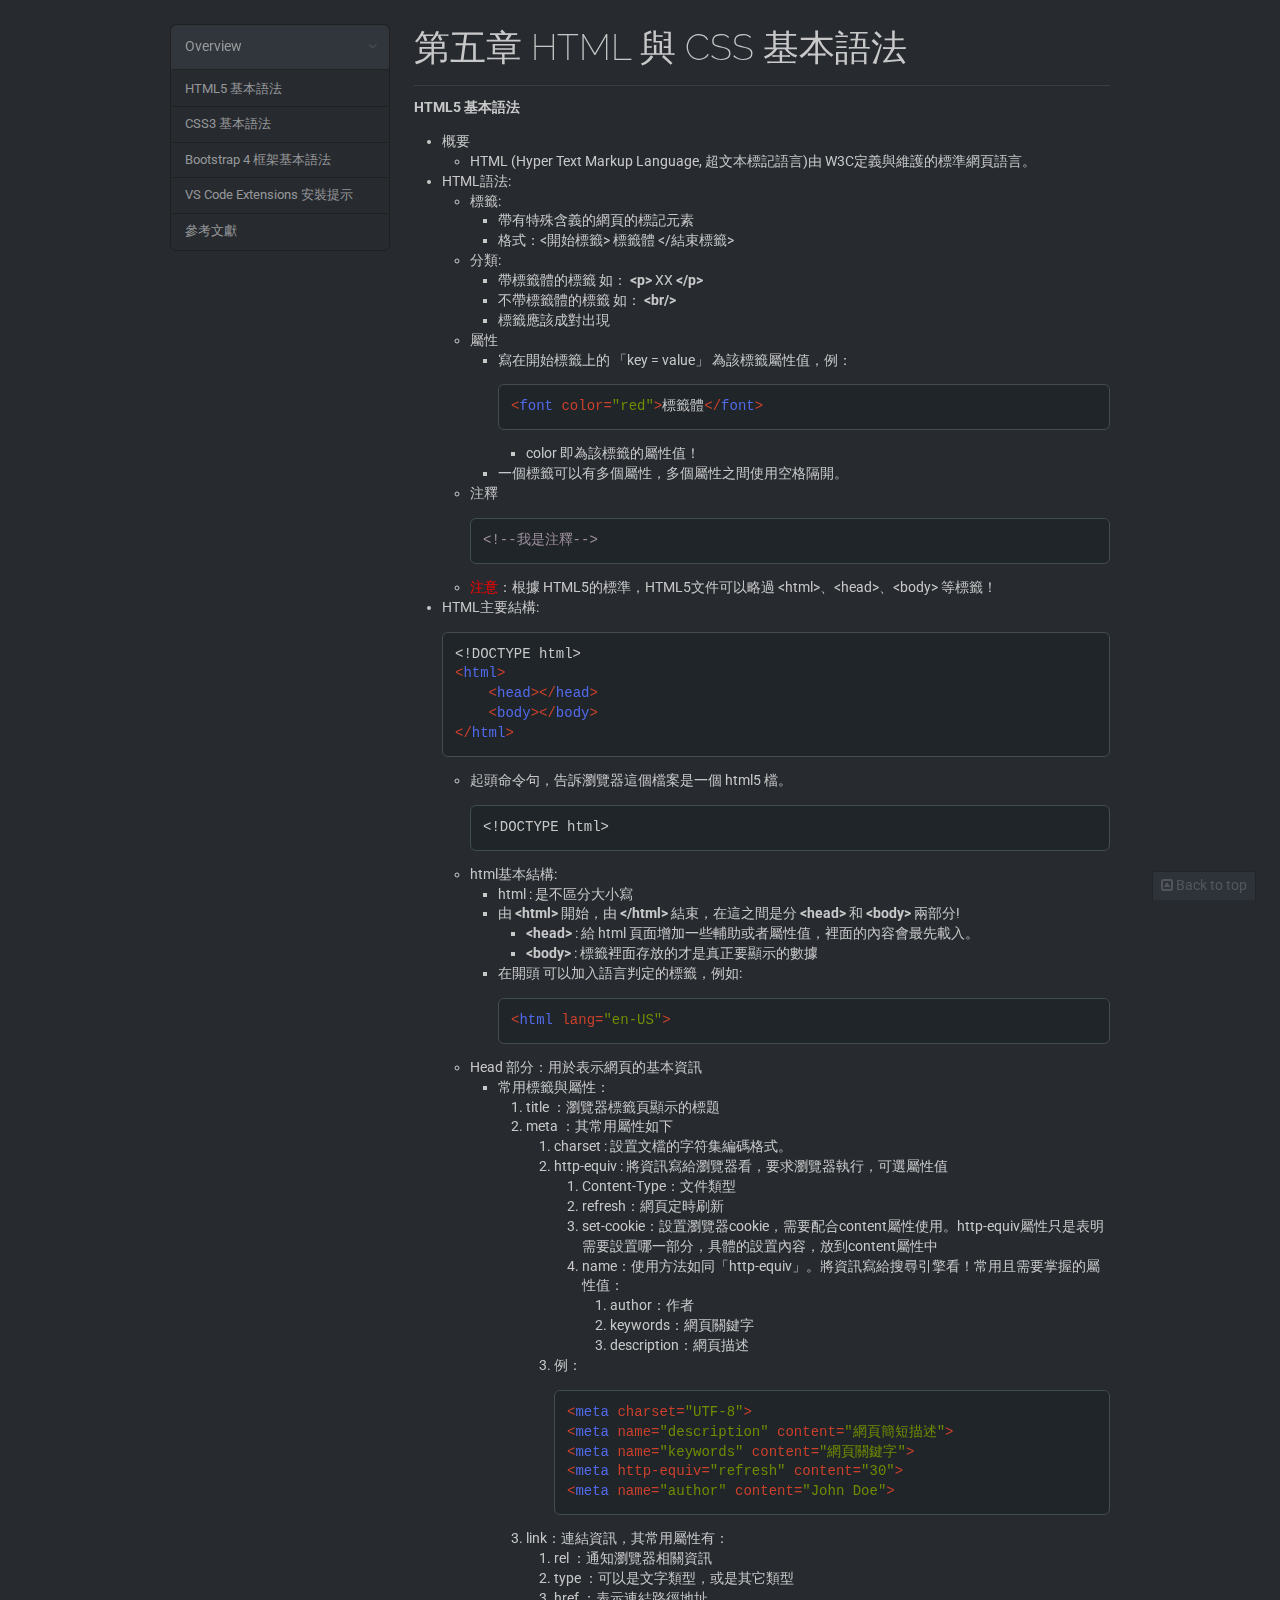
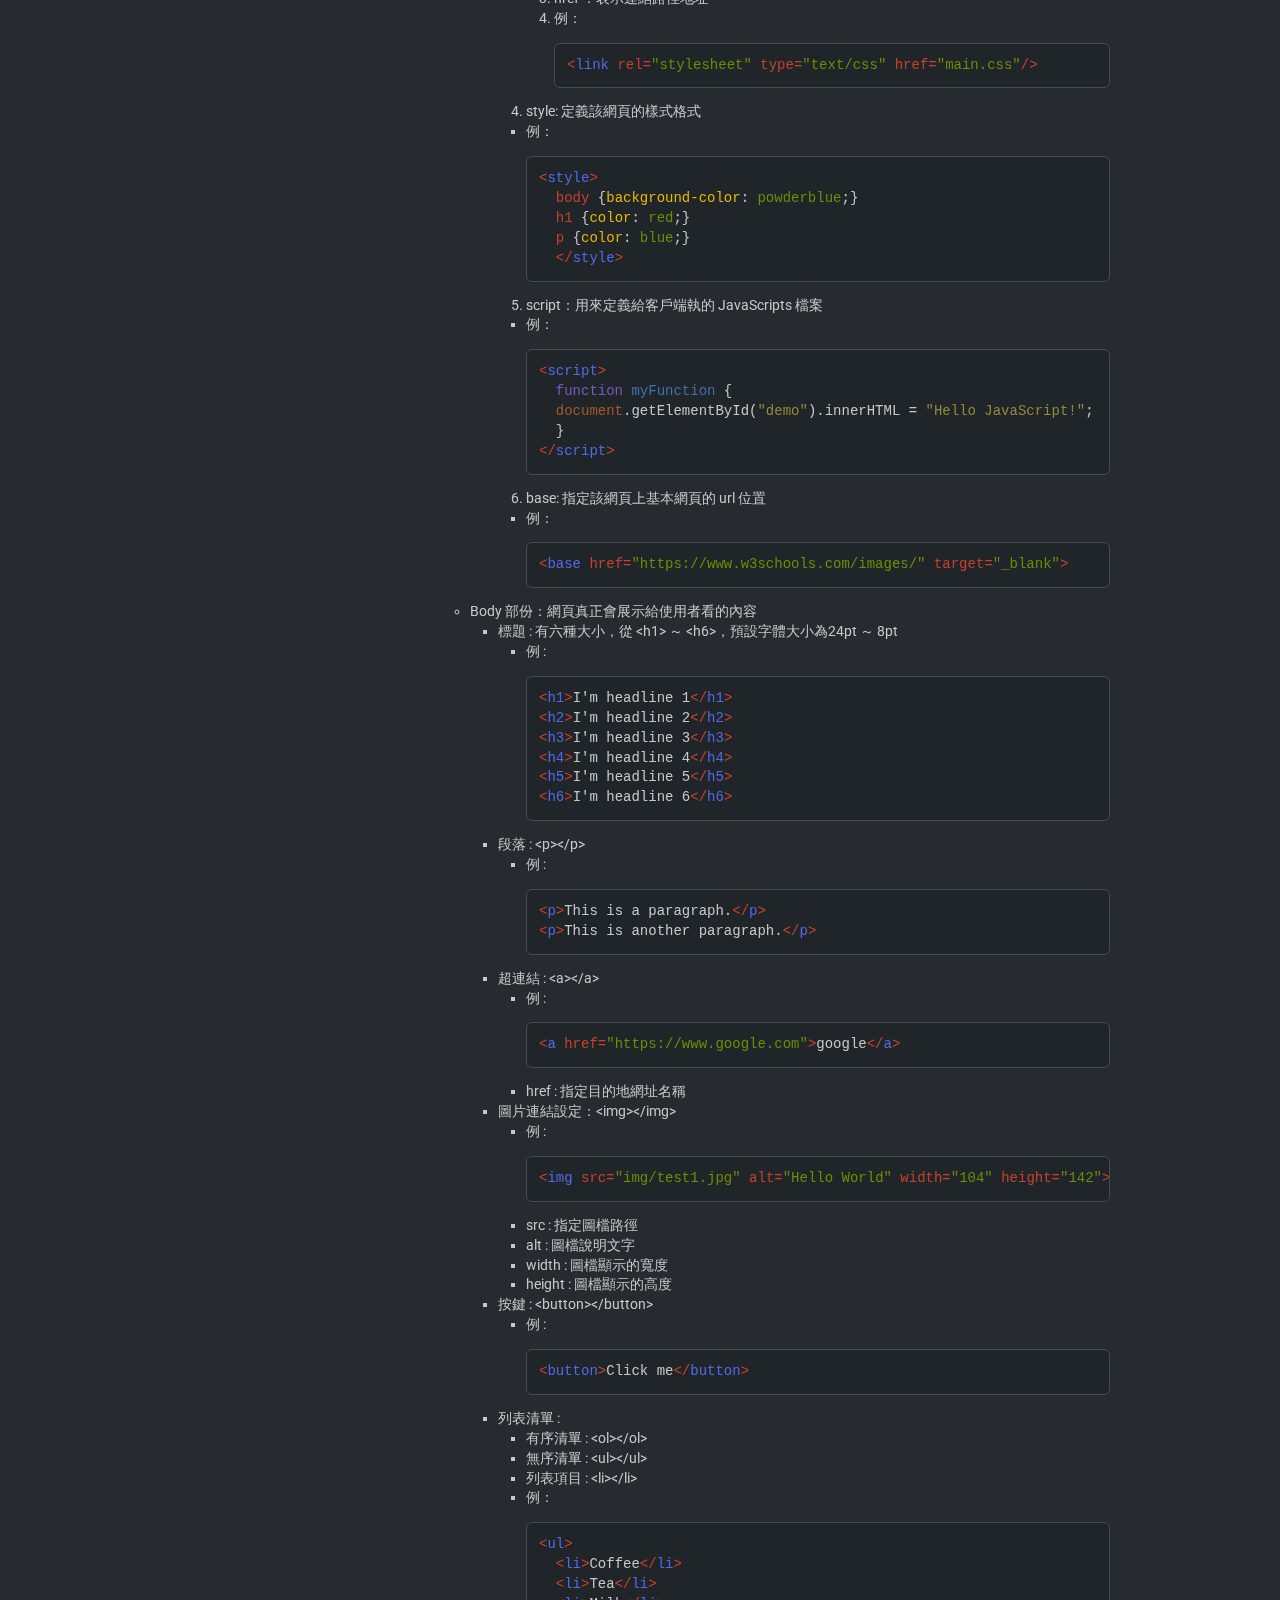
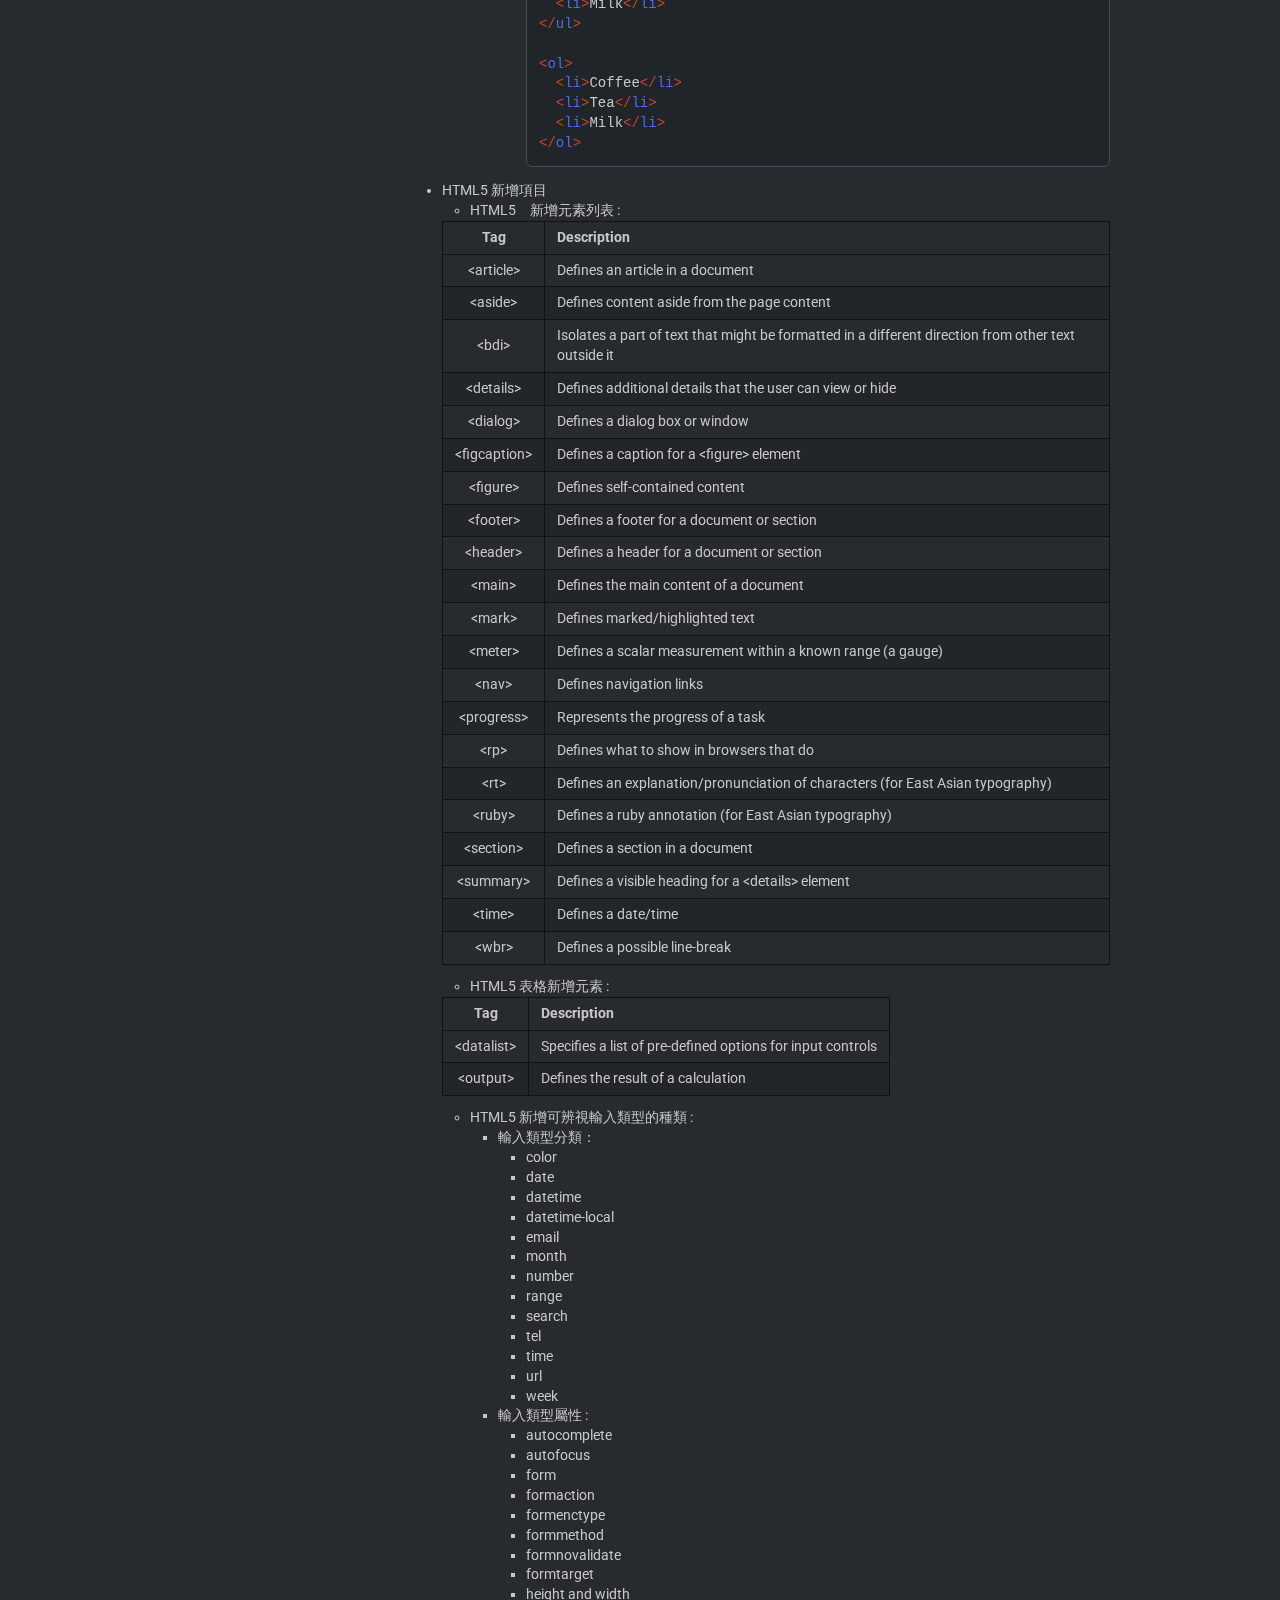
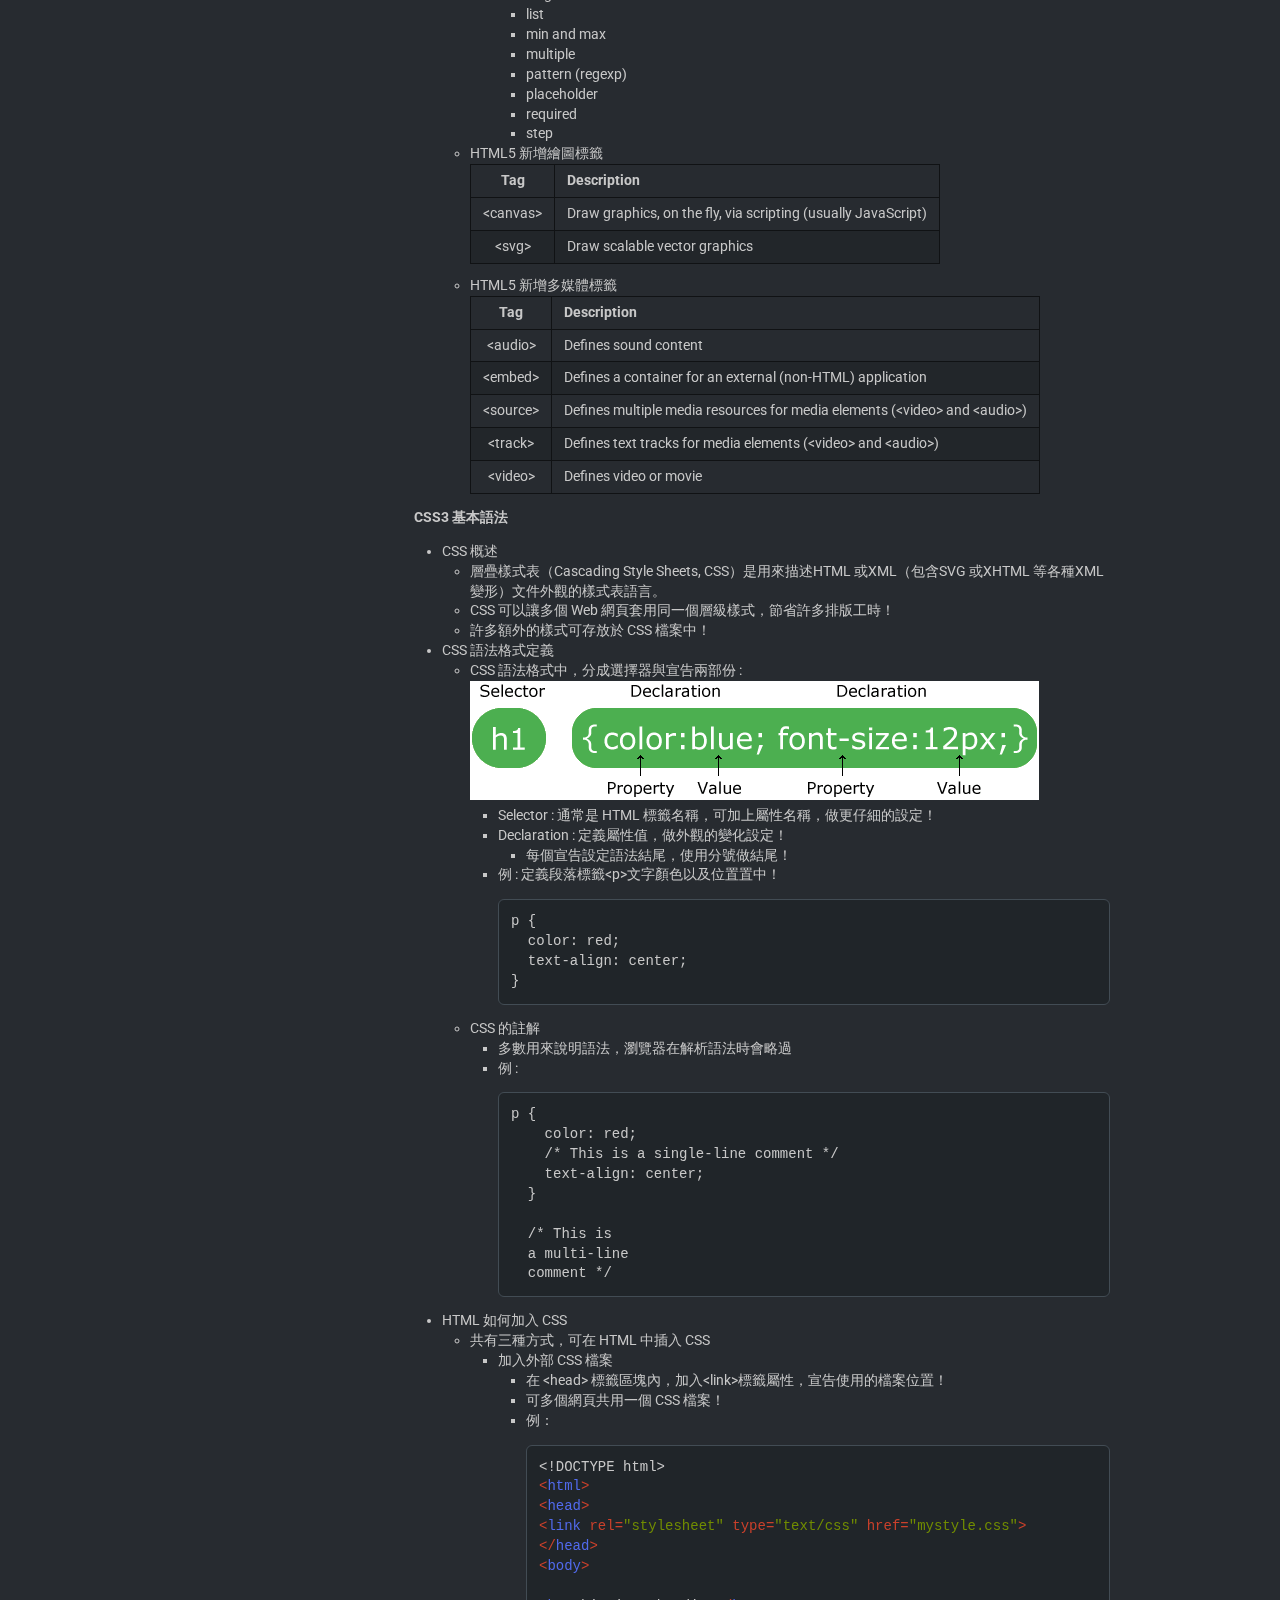
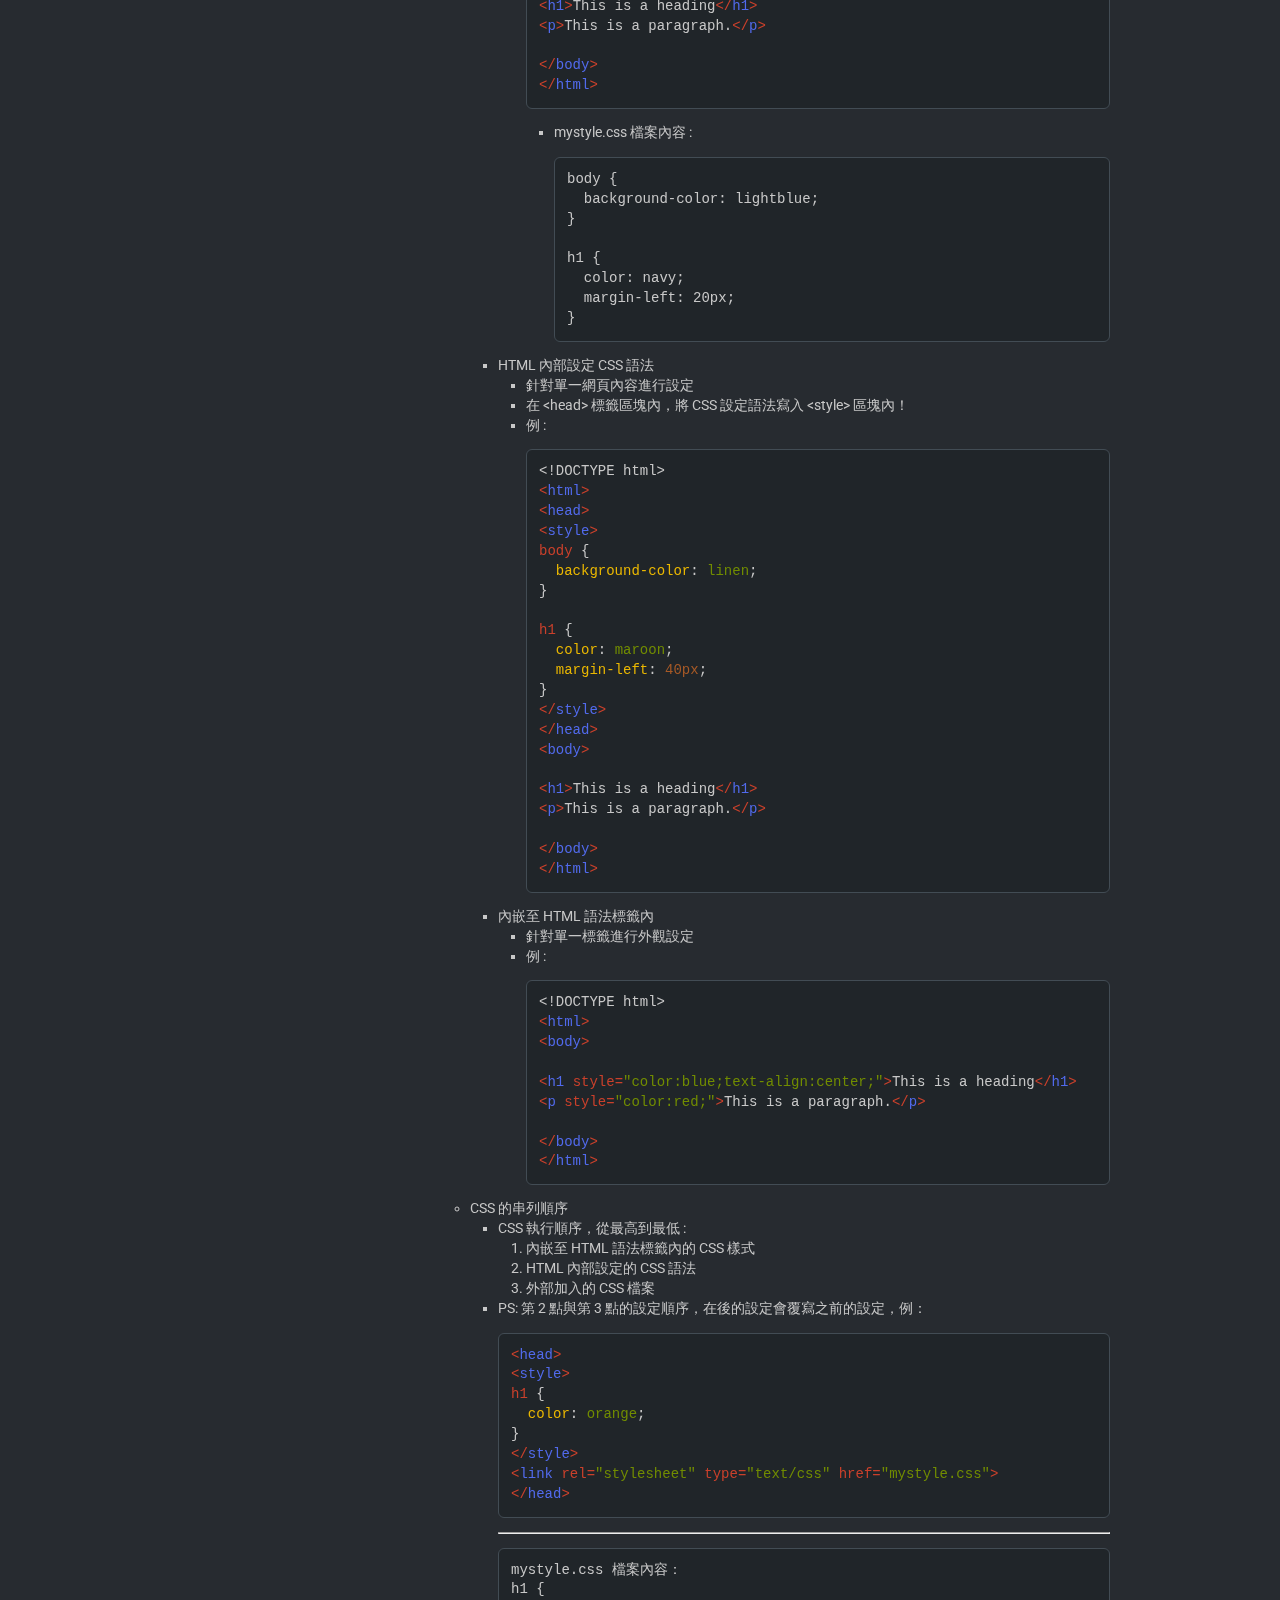
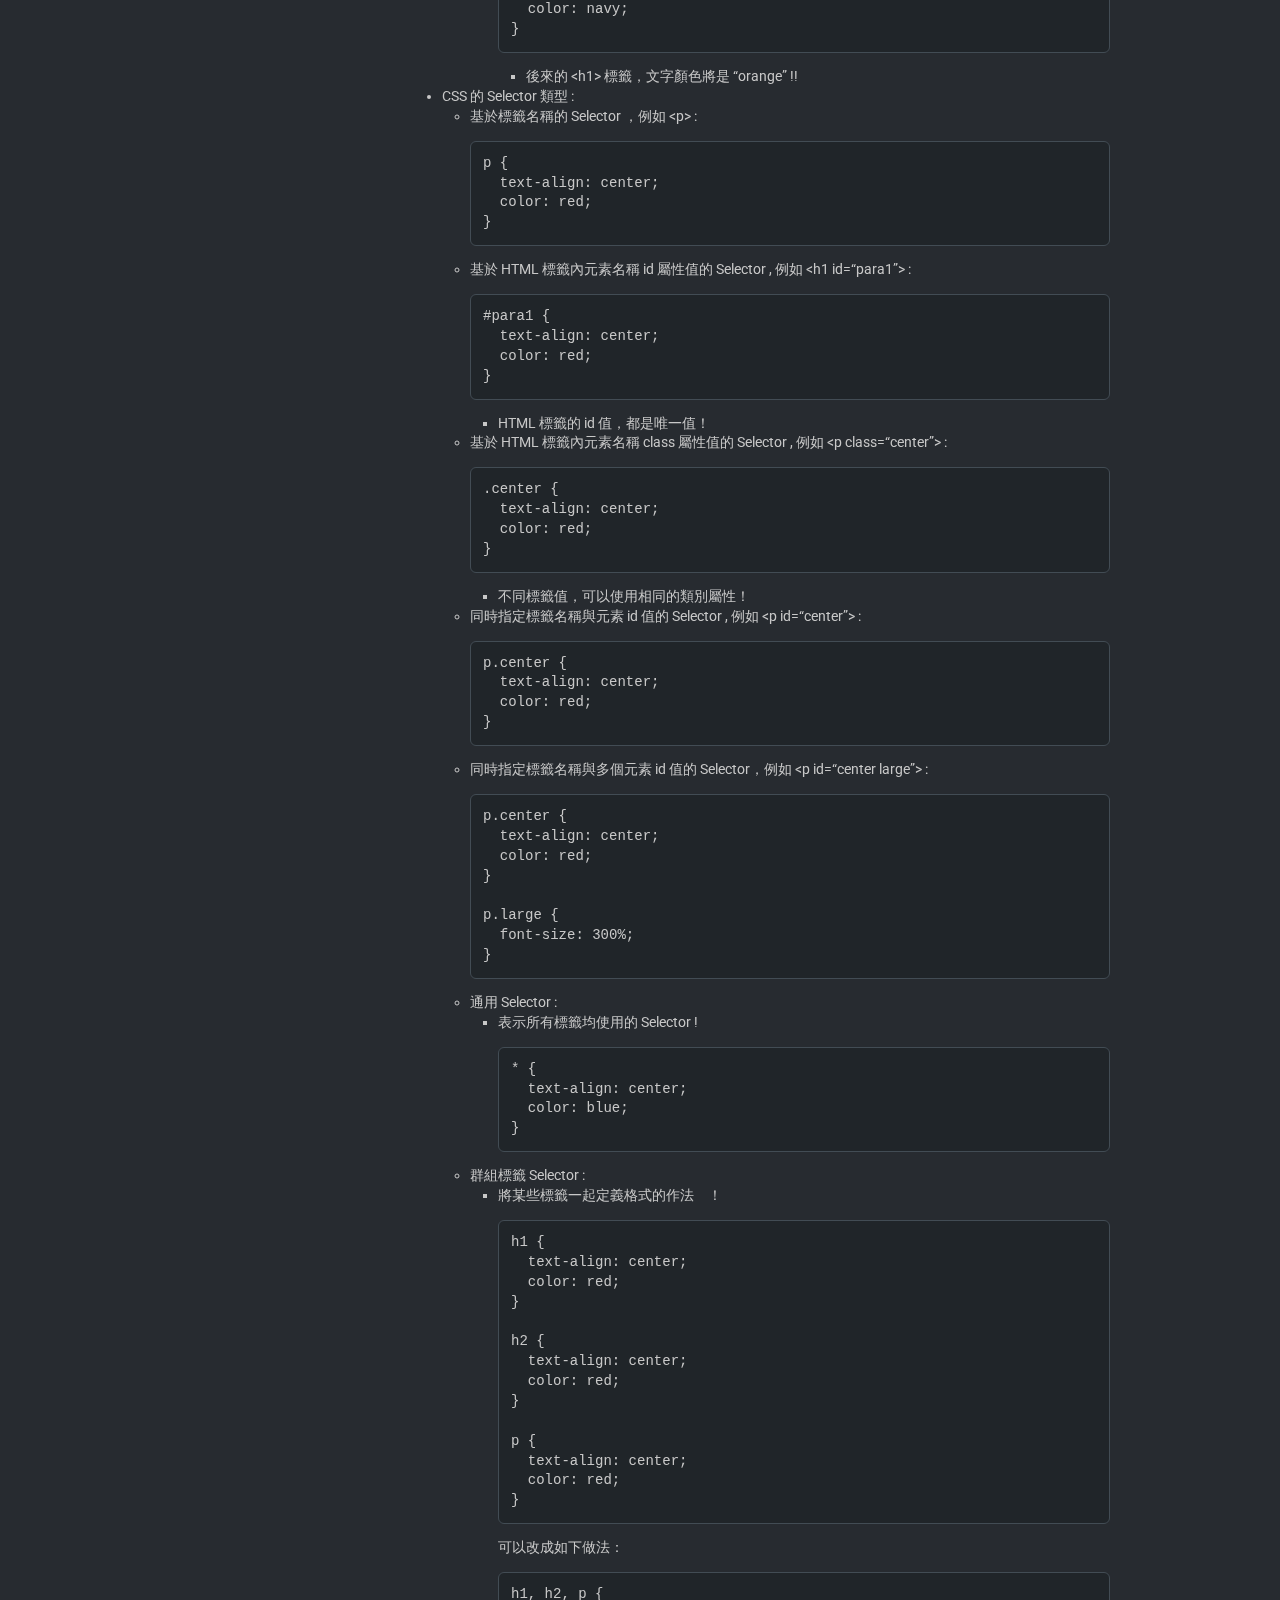
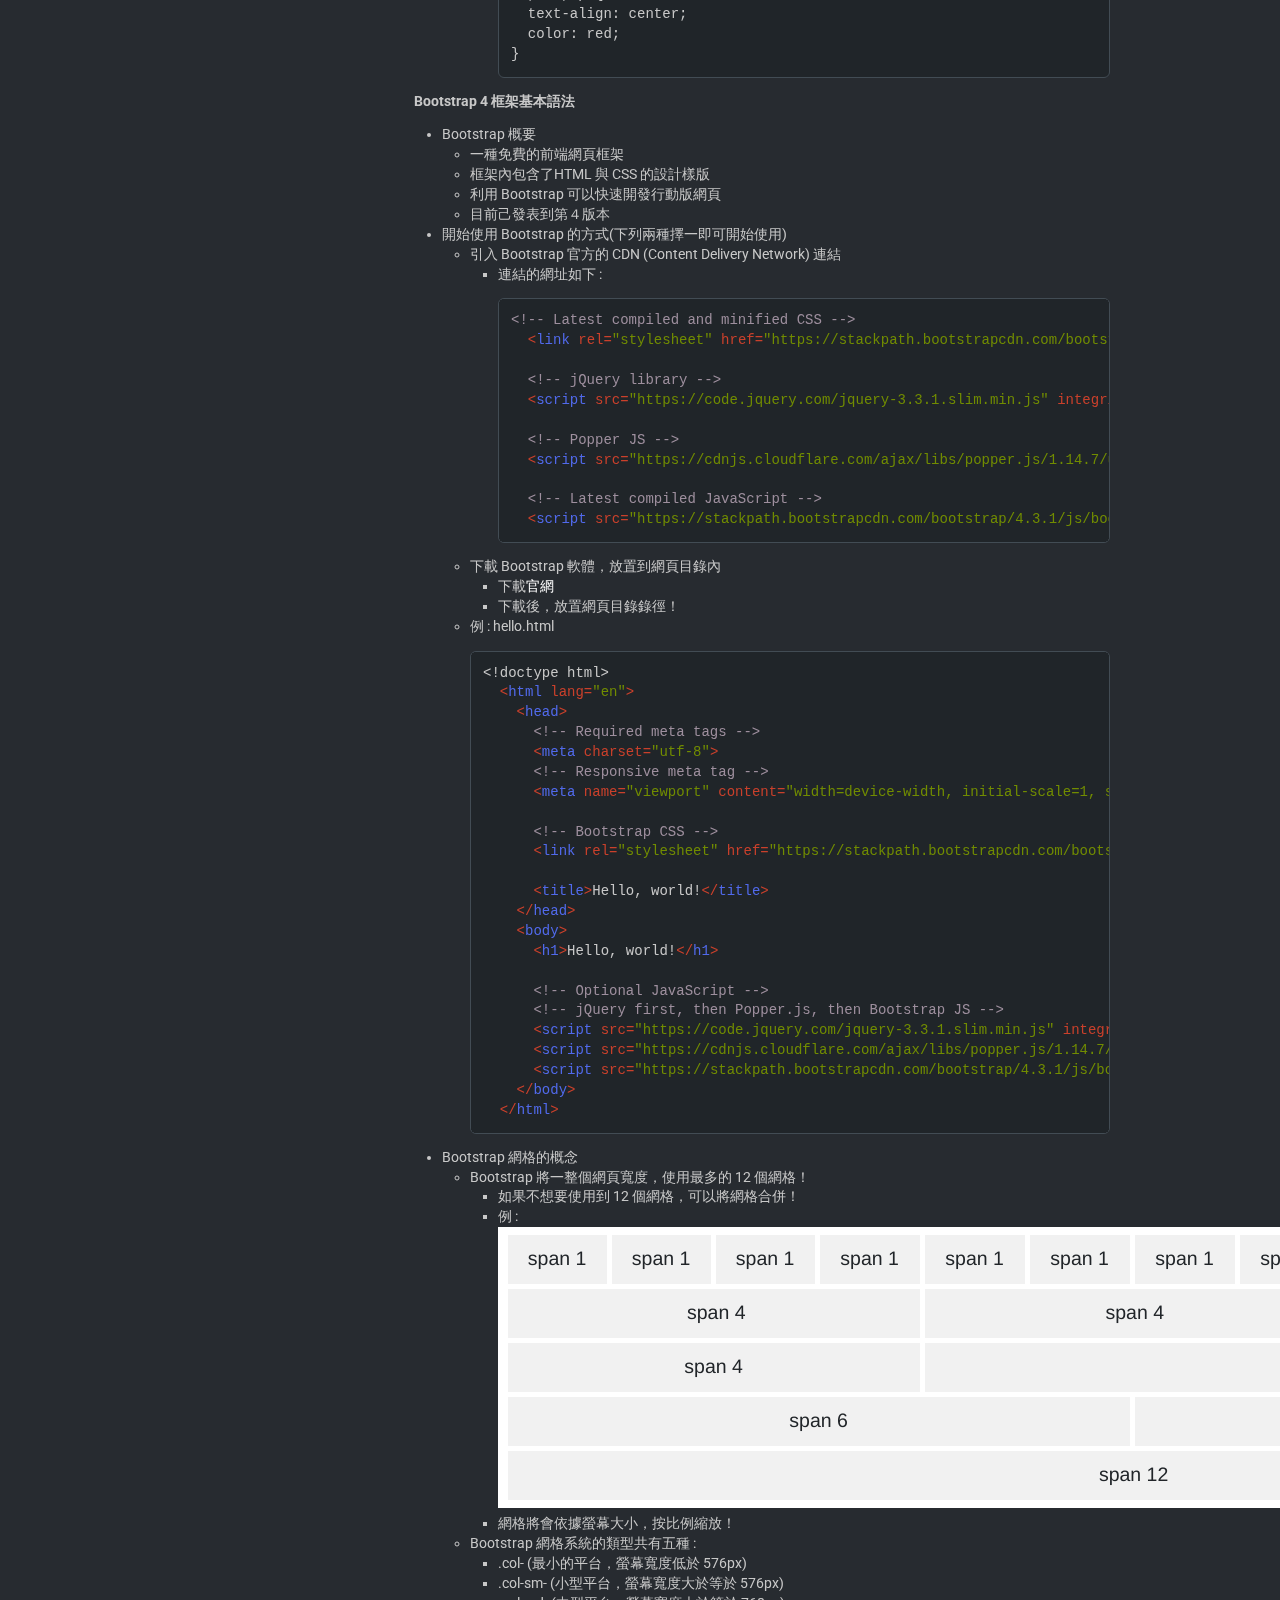
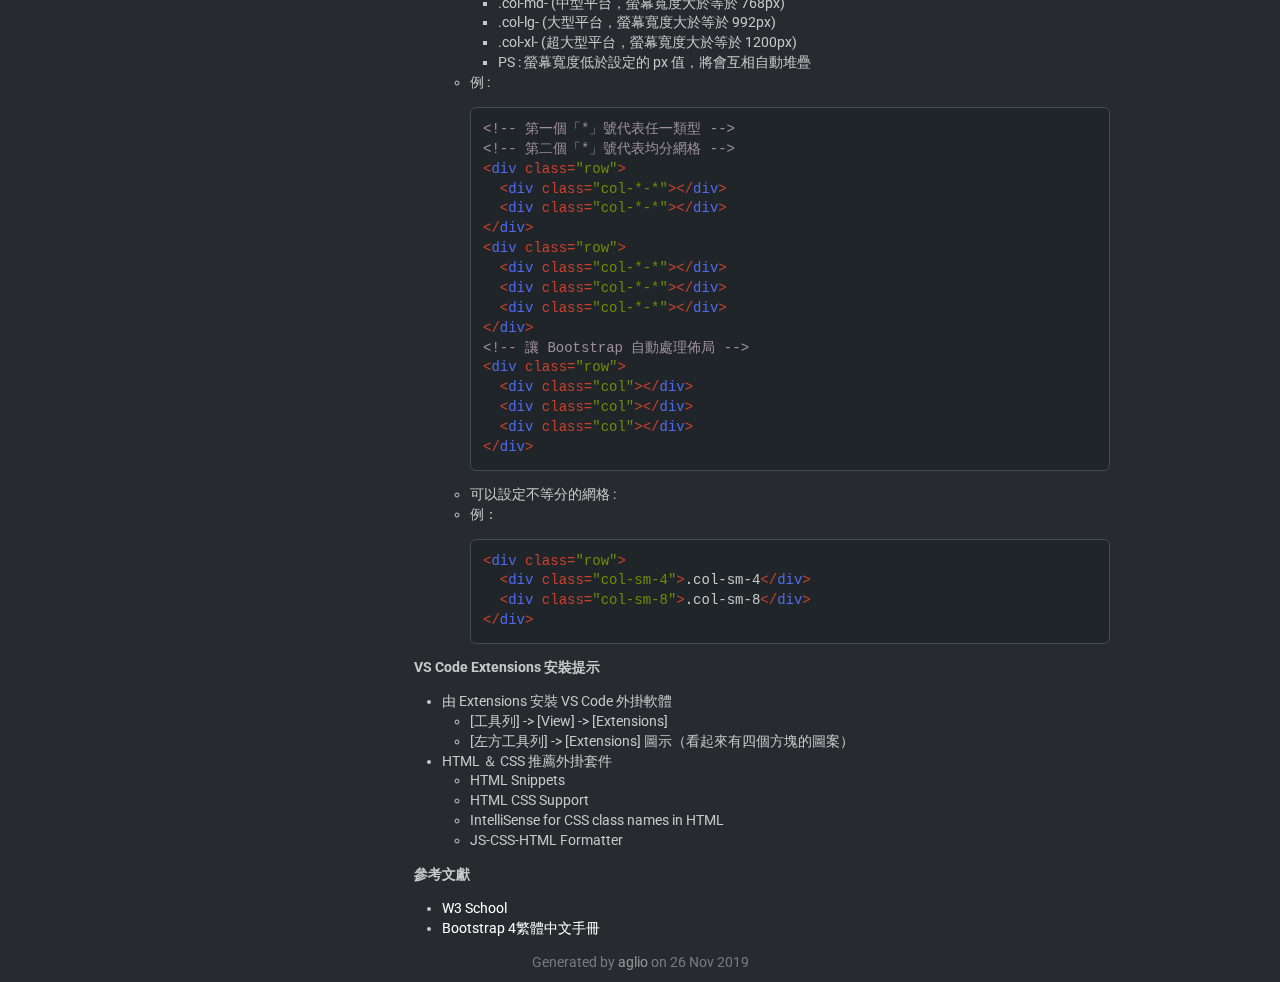
<file: ch5/index.html>
<!DOCTYPE html><html><head><meta charset="utf-8"><title>第五章 HTML 與 CSS 基本語法</title><link rel="stylesheet" href="https://maxcdn.bootstrapcdn.com/font-awesome/4.3.0/css/font-awesome.min.css"><style>@import url('https://fonts.googleapis.com/css?family=Roboto:400,700|Inconsolata|Raleway:200');.hljs-comment,.hljs-title{color:#8e908c}.hljs-variable,.hljs-attribute,.hljs-tag,.hljs-regexp,.ruby .hljs-constant,.xml .hljs-tag .hljs-title,.xml .hljs-pi,.xml .hljs-doctype,.html .hljs-doctype,.css .hljs-id,.css .hljs-class,.css .hljs-pseudo{color:#c82829}.hljs-number,.hljs-preprocessor,.hljs-pragma,.hljs-built_in,.hljs-literal,.hljs-params,.hljs-constant{color:#f5871f}.ruby .hljs-class .hljs-title,.css .hljs-rules .hljs-attribute{color:#eab700}.hljs-string,.hljs-value,.hljs-inheritance,.hljs-header,.ruby .hljs-symbol,.xml .hljs-cdata{color:#718c00}.css .hljs-hexcolor{color:#3e999f}.hljs-function,.python .hljs-decorator,.python .hljs-title,.ruby .hljs-function .hljs-title,.ruby .hljs-title .hljs-keyword,.perl .hljs-sub,.javascript .hljs-title,.coffeescript .hljs-title{color:#4271ae}.hljs-keyword,.javascript .hljs-function{color:#8959a8}.hljs{display:block;background:white;color:#4d4d4c;padding:.5em}.coffeescript .javascript,.javascript .xml,.tex .hljs-formula,.xml .javascript,.xml .vbscript,.xml .css,.xml .hljs-cdata{opacity:.5}.right .hljs-comment{color:#969896}.right .css .hljs-class,.right .css .hljs-id,.right .css .hljs-pseudo,.right .hljs-attribute,.right .hljs-regexp,.right .hljs-tag,.right .hljs-variable,.right .html .hljs-doctype,.right .ruby .hljs-constant,.right .xml .hljs-doctype,.right .xml .hljs-pi,.right .xml .hljs-tag .hljs-title{color:#c66}.right .hljs-built_in,.right .hljs-constant,.right .hljs-literal,.right .hljs-number,.right .hljs-params,.right .hljs-pragma,.right .hljs-preprocessor{color:#de935f}.right .css .hljs-rule .hljs-attribute,.right .ruby .hljs-class .hljs-title{color:#f0c674}.right .hljs-header,.right .hljs-inheritance,.right .hljs-name,.right .hljs-string,.right .hljs-value,.right .ruby .hljs-symbol,.right .xml .hljs-cdata{color:#b5bd68}.right .css .hljs-hexcolor,.right .hljs-title{color:#8abeb7}.right .coffeescript .hljs-title,.right .hljs-function,.right .javascript .hljs-title,.right .perl .hljs-sub,.right .python .hljs-decorator,.right .python .hljs-title,.right .ruby .hljs-function .hljs-title,.right .ruby .hljs-title .hljs-keyword{color:#81a2be}.right .hljs-keyword,.right .javascript .hljs-function{color:#b294bb}.right .hljs{display:block;overflow-x:auto;background:#1d1f21;color:#c5c8c6;padding:.5em;-webkit-text-size-adjust:none}.right .coffeescript .javascript,.right .javascript .xml,.right .tex .hljs-formula,.right .xml .css,.right .xml .hljs-cdata,.right .xml .javascript,.right .xml .vbscript{opacity:.5}.hljs-comment,.hljs-quote{color:#9e8f9e}.hljs-attribute,.hljs-link,.hljs-name,.hljs-regexp,.hljs-selector-class,.hljs-selector-id,.hljs-tag,.hljs-template-variable,.hljs-variable{color:#ca402b}.hljs-built_in,.hljs-literal,.hljs-meta,.hljs-number,.hljs-params,.hljs-type{color:#a65926}.hljs-bullet,.hljs-string,.hljs-symbol{color:#918b3b}.hljs-section,.hljs-title{color:#516aec}.hljs-keyword,.hljs-selector-tag{color:#7b59c0}.hljs{display:block;overflow-x:auto;background:#1b181b;color:#ab9bab;padding:.5em}.hljs-emphasis{font-style:italic}.hljs-strong{font-weight:700}.right .hljs-comment,.right .hljs-quote{color:#776977}.right .hljs-attribute,.right .hljs-link,.right .hljs-name,.right .hljs-regexp,.right .hljs-selector-class,.right .hljs-selector-id,.right .hljs-tag,.right .hljs-template-variable,.right .hljs-variable{color:#ca402b}.right .hljs-built_in,.right .hljs-literal,.right .hljs-meta,.right .hljs-number,.right .hljs-params,.right .hljs-type{color:#a65926}.right .hljs-bullet,.right .hljs-string,.right .hljs-symbol{color:#918b3b}.right .hljs-section,.right .hljs-title{color:#516aec}.right .hljs-keyword,.right .hljs-selector-tag{color:#7b59c0}.right .hljs{display:block;overflow-x:auto;background:#f7f3f7;color:#695d69;padding:.5em}.right .hljs-emphasis{font-style:italic}.right .hljs-strong{font-weight:700}body{color:#c8c8c8;background:#272b30;font:400 14px / 1.42 'Roboto',Helvetica,sans-serif}header{border-bottom:1px solid #373d44;margin-bottom:12px}h1,h2,h3,h4,h5{color:#c8c8c8;margin:12px 0}h1 .permalink,h2 .permalink,h3 .permalink,h4 .permalink,h5 .permalink{margin-left:0;opacity:0;transition:opacity .25s ease}h1:hover .permalink,h2:hover .permalink,h3:hover .permalink,h4:hover .permalink,h5:hover .permalink{opacity:1}.triple h1 .permalink,.triple h2 .permalink,.triple h3 .permalink,.triple h4 .permalink,.triple h5 .permalink{opacity:.15}.triple h1:hover .permalink,.triple h2:hover .permalink,.triple h3:hover .permalink,.triple h4:hover .permalink,.triple h5:hover .permalink{opacity:.15}h1{font:200 36px 'Raleway',Helvetica,sans-serif;font-size:36px}h2{font:200 36px 'Raleway',Helvetica,sans-serif;font-size:30px}h3{font-size:100%;text-transform:uppercase}h5{font-size:100%;font-weight:normal}p{margin:0 0 10px}p.choices{line-height:1.6}a{color:white;text-decoration:none}li p{margin:0}hr.split{border:0;height:1px;width:100%;padding-left:6px;margin:12px auto;background-image:linear-gradient(to right, rgba(200,200,200,0) 20%, rgba(200,200,200,0.2) 51.4%, rgba(39,43,48,0.2) 51.4%, rgba(39,43,48,0) 80%)}dl dt{float:left;width:130px;clear:left;text-align:right;overflow:hidden;text-overflow:ellipsis;white-space:nowrap;font-weight:700}dl dd{margin-left:150px}blockquote{color:rgba(200,200,200,0.5);font-size:15.5px;padding:10px 20px;margin:12px 0;border-left:5px solid #2b3237}blockquote p:last-child{margin-bottom:0}pre{background-color:#202529;padding:12px;border:1px solid #424c54;border-radius:6px;overflow:auto}pre code{color:#c8c8c8;background-color:transparent;padding:0;border:none}code{color:#ddd;background-color:#373b40;font:'Inconsolata',monospace;padding:1px 4px;border:1px solid #424c54;border-radius:3px}ul,ol{padding-left:2em}table{border-collapse:collapse;border-spacing:0;margin-bottom:12px}table tr:nth-child(2n){background-color:#22262a}table th,table td{padding:6px 12px;border:1px solid #101214}.text-muted{opacity:.5}.note,.warning{padding:.3em 1em;margin:1em 0;border-radius:2px;font-size:90%}.note h1,.warning h1,.note h2,.warning h2,.note h3,.warning h3,.note h4,.warning h4,.note h5,.warning h5,.note h6,.warning h6{font-family:200 36px 'Raleway',Helvetica,sans-serif;font-size:135%;font-weight:500}.note p,.warning p{margin:.5em 0}.note{color:#c8c8c8;background-color:#2b373e;border-left:4px solid #5bc0de}.note h1,.note h2,.note h3,.note h4,.note h5,.note h6{color:#5bc0de}.warning{color:#c8c8c8;background-color:#352b30;border-left:4px solid #e9322d}.warning h1,.warning h2,.warning h3,.warning h4,.warning h5,.warning h6{color:#e9322d}header{margin-top:24px}nav{position:fixed;top:24px;bottom:0;overflow-y:auto}nav .resource-group{padding:0}nav .resource-group .heading{position:relative}nav .resource-group .heading .chevron{position:absolute;top:12px;right:12px;opacity:.5}nav .resource-group .heading a{display:block;color:#c8c8c8;opacity:.7;border-left:2px solid transparent;margin:0}nav .resource-group .heading a:hover{text-decoration:none;background-color:bad-color;border-left:2px solid #c8c8c8}nav ul{list-style-type:none;padding-left:0}nav ul a{display:block;font-size:13px;color:rgba(200,200,200,0.7);padding:8px 12px;border-top:1px solid #202020;border-left:2px solid transparent;overflow:hidden;text-overflow:ellipsis;white-space:nowrap}nav ul a:hover{text-decoration:none;background-color:bad-color;border-left:2px solid #c8c8c8}nav ul>li{margin:0}nav ul>li:first-child{margin-top:-12px}nav ul>li:last-child{margin-bottom:-12px}nav ul ul a{padding-left:24px}nav ul ul li{margin:0}nav ul ul li:first-child{margin-top:0}nav ul ul li:last-child{margin-bottom:0}nav>div>div>ul>li:first-child>a{border-top:none}.preload *{transition:none !important}.pull-left{float:left}.pull-right{float:right}.badge{display:inline-block;float:right;min-width:10px;min-height:14px;padding:3px 7px;font-size:12px;color:#fff;background-color:#373d44;border-radius:10px;margin:-2px 0}.badge.get{color:white;background-color:#5bc0de}.badge.head{color:white;background-color:#5bc0de}.badge.options{color:white;background-color:#5bc0de}.badge.put{color:white;background-color:#f89406}.badge.patch{color:white;background-color:#f89406}.badge.post{color:white;background-color:#62c462}.badge.delete{color:white;background-color:#ee5f5b}.collapse-button{float:right}.collapse-button .close{display:none;color:white;cursor:pointer}.collapse-button .open{color:white;cursor:pointer}.collapse-button.show .close{display:inline}.collapse-button.show .open{display:none}.collapse-content{max-height:0;overflow:hidden;transition:max-height .3s ease-in-out}nav{width:220px}.container{max-width:940px;margin-left:auto;margin-right:auto}.container .row .content{margin-left:244px;width:696px}.container .row:after{content:'';display:block;clear:both}.container-fluid nav{width:22%}.container-fluid .row .content{margin-left:24%}.container-fluid.triple nav{width:16.5%;padding-right:1px}.container-fluid.triple .row .content{position:relative;margin-left:16.5%;padding-left:24px}.middle:before,.middle:after{content:'';display:table}.middle:after{clear:both}.middle{box-sizing:border-box;width:51.5%;padding-right:12px}.right{box-sizing:border-box;float:right;width:48.5%;padding-left:12px}.right a{color:#666}.right h1,.right h2,.right h3,.right h4,.right h5,.right p,.right div{color:#272b30}.right pre{background-color:#f7f6f5;border:1px solid #f7f6f5}.right pre code{color:#333}.right .description{margin-top:12px}.triple .resource-heading{font-size:125%}.definition{margin-top:12px;margin-bottom:12px}.definition .method{font-weight:bold}.definition .method.get{color:#2e98b8}.definition .method.head{color:#2e98b8}.definition .method.options{color:#2e98b8}.definition .method.post{color:#2eb82e}.definition .method.put{color:#b87f2e}.definition .method.patch{color:#b87f2e}.definition .method.delete{color:#b8322e}.definition .uri{word-break:break-all;word-wrap:break-word}.definition .hostname{opacity:.5}.example-names{background-color:#eee;padding:12px;border-radius:6px}.example-names .tab-button{cursor:pointer;color:#c8c8c8;border:1px solid #ddd;padding:6px;margin-left:12px}.example-names .tab-button.active{background-color:#d5d5d5}.right .example-names{background-color:#adaaa6}.right .example-names .tab-button{color:#272b30;border:1px solid #d8d4cf;border-radius:6px}.right .example-names .tab-button.active{background-color:#95918b}#nav-background{position:fixed;left:0;top:0;bottom:0;width:16.5%;padding-right:14.4px;background-color:#272b30;border-right:1px solid #272b30;z-index:-1}#right-panel-background{position:absolute;right:-12px;top:-12px;bottom:-12px;width:48.6%;background-color:#d8d4cf;z-index:-1}@media (max-width:1200px){nav{width:198px}.container{max-width:840px}.container .row .content{margin-left:224px;width:606px}}@media (max-width:992px){nav{width:169.4px}.container{max-width:720px}.container .row .content{margin-left:194px;width:526px}}@media (max-width:768px){nav{display:none}.container{width:95%;max-width:none}.container .row .content,.container-fluid .row .content,.container-fluid.triple .row .content{margin-left:auto;margin-right:auto;width:95%}#nav-background{display:none}#right-panel-background{width:48.6%}}.back-to-top{position:fixed;z-index:1;bottom:0;right:24px;padding:4px 8px;color:rgba(200,200,200,0.5);background-color:#373d44;text-decoration:none !important;border-top:1px solid #202020;border-left:1px solid #202020;border-right:1px solid #202020;border-top-left-radius:3px;border-top-right-radius:3px}.resource-group{padding:12px;margin-bottom:12px;background-color:#272b30;border:1px solid #202020;border-radius:6px}.resource-group h2.group-heading,.resource-group .heading a{padding:12px;margin:-12px -12px 12px -12px;background-color:#373d44;border-bottom:1px solid #202020;border-top-left-radius:6px;border-top-right-radius:6px;white-space:nowrap;text-overflow:ellipsis;overflow:hidden}.triple .content .resource-group{padding:0;border:none}.triple .content .resource-group h2.group-heading,.triple .content .resource-group .heading a{margin:0 0 12px 0;border:1px solid #202020}nav .resource-group .heading a{padding:12px;margin-bottom:0}nav .resource-group .collapse-content{padding:0}.action{margin-bottom:12px;padding:12px 12px 0 12px;overflow:hidden;border:1px solid transparent;border-radius:6px}.action h4.action-heading{padding:6px 12px;margin:-12px -12px 12px -12px;border-bottom:1px solid transparent;border-top-left-radius:6px;border-top-right-radius:6px;overflow:hidden}.action h4.action-heading .name{float:right;font-weight:normal;padding:6px 0}.action h4.action-heading .method{padding:6px 12px;margin-right:12px;border-radius:3px;display:inline-block}.action h4.action-heading .method.get{color:#fff;background-color:#2390b0}.action h4.action-heading .method.head{color:#fff;background-color:#2390b0}.action h4.action-heading .method.options{color:#fff;background-color:#2390b0}.action h4.action-heading .method.put{color:#fff;background-color:#945904}.action h4.action-heading .method.patch{color:#fff;background-color:#945904}.action h4.action-heading .method.post{color:#fff;background-color:#348c34}.action h4.action-heading .method.delete{color:#fff;background-color:#ce1a15}.action h4.action-heading code{color:black;background-color:rgba(255,255,255,0.7);border-color:transparent;font-weight:normal;word-break:break-all;display:inline-block;margin-top:2px}.action dl.inner{padding-bottom:2px}.action .title{border-bottom:1px solid #272b30;margin:0 -12px -1px -12px;padding:12px}.action.get{border-color:#202020}.action.get h4.action-heading{color:#2390b0;background:#5bc0de;border-bottom-color:#202020}.action.head{border-color:#202020}.action.head h4.action-heading{color:#2390b0;background:#5bc0de;border-bottom-color:#202020}.action.options{border-color:#202020}.action.options h4.action-heading{color:#2390b0;background:#5bc0de;border-bottom-color:#202020}.action.post{border-color:#202020}.action.post h4.action-heading{color:#348c34;background:#62c462;border-bottom-color:#202020}.action.put{border-color:#202020}.action.put h4.action-heading{color:#945904;background:#f89406;border-bottom-color:#202020}.action.patch{border-color:#202020}.action.patch h4.action-heading{color:#945904;background:#f89406;border-bottom-color:#202020}.action.delete{border-color:#202020}.action.delete h4.action-heading{color:#ce1a15;background:#ee5f5b;border-bottom-color:#202020}</style></head><body class="preload"><a href="#top" class="text-muted back-to-top"><i class="fa fa-toggle-up"></i>&nbsp;Back to top</a><div class="container"><div class="row"><nav><div class="resource-group"><div class="heading"><div class="chevron"><i class="open fa fa-angle-down"></i></div><a href="#top">Overview</a></div><div class="collapse-content"><ul><li><a href="#header-html5-基本語法">HTML5 基本語法</a></li><li><a href="#header-css3-基本語法">CSS3 基本語法</a></li><li><a href="#header-bootstrap-4-框架基本語法">Bootstrap 4 框架基本語法</a></li><li><a href="#header-vs-code-extensions-安裝提示">VS Code Extensions 安裝提示</a></li><li><a href="#header-參考文獻">參考文獻</a></li></ul></div></div></nav><div class="content"><header><h1 id="top">第五章 HTML 與 CSS 基本語法</h1></header><h4 id="header-html5-基本語法">HTML5 基本語法 <a class="permalink" href="#header-html5-基本語法" aria-hidden="true">¶</a></h4>
<ul>
<li>
<p>概要</p>
<ul>
<li>HTML (Hyper Text Markup Language, 超文本標記語言)由 W3C定義與維護的標準網頁語言。</li>
</ul>
</li>
<li>
<p>HTML語法:</p>
<ul>
<li>標籤:
<ul>
<li>帶有特殊含義的網頁的標記元素</li>
<li>格式：&lt;開始標籤&gt; 標籤體 &lt;/結束標籤&gt;</li>
</ul>
</li>
<li>分類:
<ul>
<li>帶標籤體的標籤 如： <strong>&lt;p&gt;</strong> XX <strong>&lt;/p&gt;</strong></li>
<li>不帶標籤體的標籤 如： <strong>&lt;br/&gt;</strong></li>
<li>標籤應該成對出現</li>
</ul>
</li>
<li>屬性
<ul>
<li>寫在開始標籤上的 「key = value」 為該標籤屬性值，例：<pre><code class="language-html"><span class="hljs-tag">&lt;<span class="hljs-title">font</span> <span class="hljs-attribute">color</span>=<span class="hljs-value">"red"</span>&gt;</span>標籤體<span class="hljs-tag">&lt;/<span class="hljs-title">font</span>&gt;</span></code></pre>
<ul>
<li>color 即為該標籤的屬性值！</li>
</ul>
</li>
<li>一個標籤可以有多個屬性，多個屬性之間使用空格隔開。</li>
</ul>
</li>
<li>注釋<pre><code class="language-html"><span class="hljs-comment">&lt;!--我是注釋--&gt;</span></code></pre>
</li>
<li><font color="red">注意</font>：根據 HTML5的標準，HTML5文件可以略過 &lt;html&gt;、&lt;head&gt;、&lt;body&gt; 等標籤！</li>
</ul>
</li>
<li>
<p>HTML主要結構:</p>
<pre><code class="language-html"><span class="hljs-doctype">&lt;!DOCTYPE html&gt;</span>
<span class="hljs-tag">&lt;<span class="hljs-title">html</span>&gt;</span>
    <span class="hljs-tag">&lt;<span class="hljs-title">head</span>&gt;</span><span class="hljs-tag">&lt;/<span class="hljs-title">head</span>&gt;</span>
    <span class="hljs-tag">&lt;<span class="hljs-title">body</span>&gt;</span><span class="hljs-tag">&lt;/<span class="hljs-title">body</span>&gt;</span>
<span class="hljs-tag">&lt;/<span class="hljs-title">html</span>&gt;</span></code></pre>
<ul>
<li>起頭命令句，告訴瀏覽器這個檔案是一個 html5 檔。<pre><code class="language-html"><span class="hljs-doctype">&lt;!DOCTYPE html&gt;</span></code></pre>
</li>
<li>html基本結構:
<ul>
<li>html : 是不區分大小寫</li>
<li>由 <strong>&lt;html&gt;</strong> 開始，由 <strong>&lt;/html&gt;</strong> 結束，在這之間是分 <strong>&lt;head&gt;</strong> 和 <strong>&lt;body&gt;</strong> 兩部分!
<ul>
<li><strong>&lt;head&gt;</strong> : 給 html 頁面增加一些輔助或者屬性值，裡面的內容會最先載入。</li>
<li><strong>&lt;body&gt;</strong> : 標籤裡面存放的才是真正要顯示的數據</li>
</ul>
</li>
<li>在開頭 <html> 可以加入語言判定的標籤，例如:<pre><code class="language-html"><span class="hljs-tag">&lt;<span class="hljs-title">html</span> <span class="hljs-attribute">lang</span>=<span class="hljs-value">"en-US"</span>&gt;</span></code></pre>
</li>
</ul>
</li>
<li>Head 部分：用於表示網頁的基本資訊
<ul>
<li>常用標籤與屬性：
<ol>
<li>title ：瀏覽器標籤頁顯示的標題</li>
<li>meta ：其常用屬性如下
<ol>
<li>charset : 設置文檔的字符集編碼格式。</li>
<li>http-equiv : 將資訊寫給瀏覽器看，要求瀏覽器執行，可選屬性值
<ol>
<li>Content-Type：文件類型</li>
<li>refresh：網頁定時刷新</li>
<li>set-cookie：設置瀏覽器cookie，需要配合content屬性使用。http-equiv屬性只是表明需要設置哪一部分，具體的設置內容，放到content屬性中</li>
<li>name：使用方法如同「http-equiv」。將資訊寫給搜尋引擎看！常用且需要掌握的屬性值：
<ol>
<li>author：作者</li>
<li>keywords：網頁關鍵字</li>
<li>description：網頁描述</li>
</ol>
</li>
</ol>
</li>
<li>例：<pre><code class="language-html"><span class="hljs-tag">&lt;<span class="hljs-title">meta</span> <span class="hljs-attribute">charset</span>=<span class="hljs-value">"UTF-8"</span>&gt;</span>
<span class="hljs-tag">&lt;<span class="hljs-title">meta</span> <span class="hljs-attribute">name</span>=<span class="hljs-value">"description"</span> <span class="hljs-attribute">content</span>=<span class="hljs-value">"網頁簡短描述"</span>&gt;</span>
<span class="hljs-tag">&lt;<span class="hljs-title">meta</span> <span class="hljs-attribute">name</span>=<span class="hljs-value">"keywords"</span> <span class="hljs-attribute">content</span>=<span class="hljs-value">"網頁關鍵字"</span>&gt;</span>
<span class="hljs-tag">&lt;<span class="hljs-title">meta</span> <span class="hljs-attribute">http-equiv</span>=<span class="hljs-value">"refresh"</span> <span class="hljs-attribute">content</span>=<span class="hljs-value">"30"</span>&gt;</span>
<span class="hljs-tag">&lt;<span class="hljs-title">meta</span> <span class="hljs-attribute">name</span>=<span class="hljs-value">"author"</span> <span class="hljs-attribute">content</span>=<span class="hljs-value">"John Doe"</span>&gt;</span></code></pre>
</li>
</ol>
</li>
<li>link：連結資訊，其常用屬性有：
<ol>
<li>rel ：通知瀏覽器相關資訊</li>
<li>type ：可以是文字類型，或是其它類型</li>
<li>href ：表示連結路徑地址</li>
<li>例：<pre><code class="language-html"><span class="hljs-tag">&lt;<span class="hljs-title">link</span> <span class="hljs-attribute">rel</span>=<span class="hljs-value">"stylesheet"</span> <span class="hljs-attribute">type</span>=<span class="hljs-value">"text/css"</span> <span class="hljs-attribute">href</span>=<span class="hljs-value">"main.css"</span>/&gt;</span></code></pre>
</li>
</ol>
</li>
<li>style: 定義該網頁的樣式格式</li>
</ol>
<ul>
<li>例：<pre><code class="language-html"><span class="hljs-tag">&lt;<span class="hljs-title">style</span>&gt;</span><span class="css">
  <span class="hljs-tag">body</span> <span class="hljs-rules">{<span class="hljs-rule"><span class="hljs-attribute">background-color</span>:<span class="hljs-value"> powderblue</span></span>;}</span>
  <span class="hljs-tag">h1</span> <span class="hljs-rules">{<span class="hljs-rule"><span class="hljs-attribute">color</span>:<span class="hljs-value"> red</span></span>;}</span>
  <span class="hljs-tag">p</span> <span class="hljs-rules">{<span class="hljs-rule"><span class="hljs-attribute">color</span>:<span class="hljs-value"> blue</span></span>;}</span>
  </span><span class="hljs-tag">&lt;/<span class="hljs-title">style</span>&gt;</span></code></pre>
</li>
</ul>
<ol start="5">
<li>script：用來定義給客戶端執的 JavaScripts 檔案</li>
</ol>
<ul>
<li>例：<pre><code class="language-html"><span class="hljs-tag">&lt;<span class="hljs-title">script</span>&gt;</span><span class="javascript">
  <span class="hljs-function"><span class="hljs-keyword">function</span> <span class="hljs-title">myFunction</span> </span>{
  <span class="hljs-built_in">document</span>.getElementById(<span class="hljs-string">"demo"</span>).innerHTML = <span class="hljs-string">"Hello JavaScript!"</span>;
  }
</span><span class="hljs-tag">&lt;/<span class="hljs-title">script</span>&gt;</span></code></pre>
</li>
</ul>
<ol start="6">
<li>base: 指定該網頁上基本網頁的 url 位置</li>
</ol>
<ul>
<li>例：<pre><code class="language-html"><span class="hljs-tag">&lt;<span class="hljs-title">base</span> <span class="hljs-attribute">href</span>=<span class="hljs-value">"https://www.w3schools.com/images/"</span> <span class="hljs-attribute">target</span>=<span class="hljs-value">"_blank"</span>&gt;</span></code></pre>
</li>
</ul>
</li>
</ul>
</li>
<li>Body 部份：網頁真正會展示給使用者看的內容
<ul>
<li>標題 : 有六種大小，從 &lt;h1&gt; ～ &lt;h6&gt;，預設字體大小為24pt ～ 8pt
<ul>
<li>例 :<pre><code class="language-html"><span class="hljs-tag">&lt;<span class="hljs-title">h1</span>&gt;</span>I'm headline 1<span class="hljs-tag">&lt;/<span class="hljs-title">h1</span>&gt;</span>
<span class="hljs-tag">&lt;<span class="hljs-title">h2</span>&gt;</span>I'm headline 2<span class="hljs-tag">&lt;/<span class="hljs-title">h2</span>&gt;</span>
<span class="hljs-tag">&lt;<span class="hljs-title">h3</span>&gt;</span>I'm headline 3<span class="hljs-tag">&lt;/<span class="hljs-title">h3</span>&gt;</span>
<span class="hljs-tag">&lt;<span class="hljs-title">h4</span>&gt;</span>I'm headline 4<span class="hljs-tag">&lt;/<span class="hljs-title">h4</span>&gt;</span>
<span class="hljs-tag">&lt;<span class="hljs-title">h5</span>&gt;</span>I'm headline 5<span class="hljs-tag">&lt;/<span class="hljs-title">h5</span>&gt;</span>
<span class="hljs-tag">&lt;<span class="hljs-title">h6</span>&gt;</span>I'm headline 6<span class="hljs-tag">&lt;/<span class="hljs-title">h6</span>&gt;</span></code></pre>
</li>
</ul>
</li>
<li>段落 : &lt;p&gt;&lt;/p&gt;
<ul>
<li>例 :<pre><code class="language-html"><span class="hljs-tag">&lt;<span class="hljs-title">p</span>&gt;</span>This is a paragraph.<span class="hljs-tag">&lt;/<span class="hljs-title">p</span>&gt;</span>
<span class="hljs-tag">&lt;<span class="hljs-title">p</span>&gt;</span>This is another paragraph.<span class="hljs-tag">&lt;/<span class="hljs-title">p</span>&gt;</span></code></pre>
</li>
</ul>
</li>
<li>超連結 : &lt;a&gt;&lt;/a&gt;
<ul>
<li>例 :<pre><code class="language-html"><span class="hljs-tag">&lt;<span class="hljs-title">a</span> <span class="hljs-attribute">href</span>=<span class="hljs-value">"https://www.google.com"</span>&gt;</span>google<span class="hljs-tag">&lt;/<span class="hljs-title">a</span>&gt;</span></code></pre>
</li>
<li>href : 指定目的地網址名稱</li>
</ul>
</li>
<li>圖片連結設定：&lt;img&gt;&lt;/img&gt;
<ul>
<li>例 :<pre><code class="language-html"><span class="hljs-tag">&lt;<span class="hljs-title">img</span> <span class="hljs-attribute">src</span>=<span class="hljs-value">"img/test1.jpg"</span> <span class="hljs-attribute">alt</span>=<span class="hljs-value">"Hello World"</span> <span class="hljs-attribute">width</span>=<span class="hljs-value">"104"</span> <span class="hljs-attribute">height</span>=<span class="hljs-value">"142"</span>&gt;</span>美女圖<span class="hljs-tag">&lt;/<span class="hljs-title">img</span>&gt;</span></code></pre>
</li>
<li>src : 指定圖檔路徑</li>
<li>alt : 圖檔說明文字</li>
<li>width : 圖檔顯示的寬度</li>
<li>height : 圖檔顯示的高度</li>
</ul>
</li>
<li>按鍵 : &lt;button&gt;&lt;/button&gt;
<ul>
<li>例 :<pre><code class="language-html"><span class="hljs-tag">&lt;<span class="hljs-title">button</span>&gt;</span>Click me<span class="hljs-tag">&lt;/<span class="hljs-title">button</span>&gt;</span></code></pre>
</li>
</ul>
</li>
<li>列表清單 :
<ul>
<li>有序清單 : &lt;ol&gt;&lt;/ol&gt;</li>
<li>無序清單 : &lt;ul&gt;&lt;/ul&gt;</li>
<li>列表項目 : &lt;li&gt;&lt;/li&gt;</li>
<li>例：<pre><code class="language-html"><span class="hljs-tag">&lt;<span class="hljs-title">ul</span>&gt;</span>
  <span class="hljs-tag">&lt;<span class="hljs-title">li</span>&gt;</span>Coffee<span class="hljs-tag">&lt;/<span class="hljs-title">li</span>&gt;</span>
  <span class="hljs-tag">&lt;<span class="hljs-title">li</span>&gt;</span>Tea<span class="hljs-tag">&lt;/<span class="hljs-title">li</span>&gt;</span>
  <span class="hljs-tag">&lt;<span class="hljs-title">li</span>&gt;</span>Milk<span class="hljs-tag">&lt;/<span class="hljs-title">li</span>&gt;</span>
<span class="hljs-tag">&lt;/<span class="hljs-title">ul</span>&gt;</span>

<span class="hljs-tag">&lt;<span class="hljs-title">ol</span>&gt;</span>
  <span class="hljs-tag">&lt;<span class="hljs-title">li</span>&gt;</span>Coffee<span class="hljs-tag">&lt;/<span class="hljs-title">li</span>&gt;</span>
  <span class="hljs-tag">&lt;<span class="hljs-title">li</span>&gt;</span>Tea<span class="hljs-tag">&lt;/<span class="hljs-title">li</span>&gt;</span>
  <span class="hljs-tag">&lt;<span class="hljs-title">li</span>&gt;</span>Milk<span class="hljs-tag">&lt;/<span class="hljs-title">li</span>&gt;</span>
<span class="hljs-tag">&lt;/<span class="hljs-title">ol</span>&gt;</span></code></pre>
</li>
</ul>
</li>
</ul>
</li>
</ul>
</li>
<li>
<p>HTML5 新增項目</p>
<ul>
<li>HTML5　新增元素列表 :</li>
</ul>
<table>
<thead>
<tr>
<th style="text-align:center">Tag</th>
<th style="text-align:left">Description</th>
</tr>
</thead>
<tbody>
<tr>
<td style="text-align:center">&lt;article&gt;</td>
<td style="text-align:left">Defines an article in a document</td>
</tr>
<tr>
<td style="text-align:center">&lt;aside&gt;</td>
<td style="text-align:left">Defines content aside from the page content</td>
</tr>
<tr>
<td style="text-align:center">&lt;bdi&gt;</td>
<td style="text-align:left">Isolates a part of text that might be formatted in a different direction from other text outside it</td>
</tr>
<tr>
<td style="text-align:center">&lt;details&gt;</td>
<td style="text-align:left">Defines additional details that the user can view or hide</td>
</tr>
<tr>
<td style="text-align:center">&lt;dialog&gt;</td>
<td style="text-align:left">Defines a dialog box or window</td>
</tr>
<tr>
<td style="text-align:center">&lt;figcaption&gt;</td>
<td style="text-align:left">Defines a caption for a &lt;figure&gt; element</td>
</tr>
<tr>
<td style="text-align:center">&lt;figure&gt;</td>
<td style="text-align:left">Defines self-contained content</td>
</tr>
<tr>
<td style="text-align:center">&lt;footer&gt;</td>
<td style="text-align:left">Defines a footer for a document or section</td>
</tr>
<tr>
<td style="text-align:center">&lt;header&gt;</td>
<td style="text-align:left">Defines a header for a document or section</td>
</tr>
<tr>
<td style="text-align:center">&lt;main&gt;</td>
<td style="text-align:left">Defines the main content of a document</td>
</tr>
<tr>
<td style="text-align:center">&lt;mark&gt;</td>
<td style="text-align:left">Defines marked/highlighted text</td>
</tr>
<tr>
<td style="text-align:center">&lt;meter&gt;</td>
<td style="text-align:left">Defines a scalar measurement within a known range (a gauge)</td>
</tr>
<tr>
<td style="text-align:center">&lt;nav&gt;</td>
<td style="text-align:left">Defines navigation links</td>
</tr>
<tr>
<td style="text-align:center">&lt;progress&gt;</td>
<td style="text-align:left">Represents the progress of a task</td>
</tr>
<tr>
<td style="text-align:center">&lt;rp&gt;</td>
<td style="text-align:left">Defines what to show in browsers that do</td>
</tr>
<tr>
<td style="text-align:center">&lt;rt&gt;</td>
<td style="text-align:left">Defines an explanation/pronunciation of characters (for East Asian typography)</td>
</tr>
<tr>
<td style="text-align:center">&lt;ruby&gt;</td>
<td style="text-align:left">Defines a ruby annotation (for East Asian typography)</td>
</tr>
<tr>
<td style="text-align:center">&lt;section&gt;</td>
<td style="text-align:left">Defines a section in a document</td>
</tr>
<tr>
<td style="text-align:center">&lt;summary&gt;</td>
<td style="text-align:left">Defines a visible heading for a &lt;details&gt; element</td>
</tr>
<tr>
<td style="text-align:center">&lt;time&gt;</td>
<td style="text-align:left">Defines a date/time</td>
</tr>
<tr>
<td style="text-align:center">&lt;wbr&gt;</td>
<td style="text-align:left">Defines a possible line-break</td>
</tr>
</tbody>
</table>
<ul>
<li>HTML5 表格新增元素 :</li>
</ul>
<table>
<thead>
<tr>
<th style="text-align:center">Tag</th>
<th style="text-align:left">Description</th>
</tr>
</thead>
<tbody>
<tr>
<td style="text-align:center">&lt;datalist&gt;</td>
<td style="text-align:left">Specifies a list of pre-defined options for input controls</td>
</tr>
<tr>
<td style="text-align:center">&lt;output&gt;</td>
<td style="text-align:left">Defines the result of a calculation</td>
</tr>
</tbody>
</table>
<ul>
<li>
<p>HTML5 新增可辨視輸入類型的種類 :</p>
<ul>
<li>輸入類型分類：
<ul>
<li>color</li>
<li>date</li>
<li>datetime</li>
<li>datetime-local</li>
<li>email</li>
<li>month</li>
<li>number</li>
<li>range</li>
<li>search</li>
<li>tel</li>
<li>time</li>
<li>url</li>
<li>week</li>
</ul>
</li>
<li>輸入類型屬性 :
<ul>
<li>autocomplete</li>
<li>autofocus</li>
<li>form</li>
<li>formaction</li>
<li>formenctype</li>
<li>formmethod</li>
<li>formnovalidate</li>
<li>formtarget</li>
<li>height and width</li>
<li>list</li>
<li>min and max</li>
<li>multiple</li>
<li>pattern (regexp)</li>
<li>placeholder</li>
<li>required</li>
<li>step</li>
</ul>
</li>
</ul>
</li>
<li>
<p>HTML5 新增繪圖標籤</p>
<table>
<thead>
<tr>
<th style="text-align:center">Tag</th>
<th style="text-align:left">Description</th>
</tr>
</thead>
<tbody>
<tr>
<td style="text-align:center">&lt;canvas&gt;</td>
<td style="text-align:left">Draw graphics, on the fly, via scripting (usually JavaScript)</td>
</tr>
<tr>
<td style="text-align:center">&lt;svg&gt;</td>
<td style="text-align:left">Draw scalable vector graphics</td>
</tr>
</tbody>
</table>
</li>
<li>
<p>HTML5 新增多媒體標籤</p>
<table>
<thead>
<tr>
<th style="text-align:center">Tag</th>
<th style="text-align:left">Description</th>
</tr>
</thead>
<tbody>
<tr>
<td style="text-align:center">&lt;audio&gt;</td>
<td style="text-align:left">Defines sound content</td>
</tr>
<tr>
<td style="text-align:center">&lt;embed&gt;</td>
<td style="text-align:left">Defines a container for an external (non-HTML) application</td>
</tr>
<tr>
<td style="text-align:center">&lt;source&gt;</td>
<td style="text-align:left">Defines multiple media resources for media elements (&lt;video&gt; and &lt;audio&gt;)</td>
</tr>
<tr>
<td style="text-align:center">&lt;track&gt;</td>
<td style="text-align:left">Defines text tracks for media elements (&lt;video&gt; and &lt;audio&gt;)</td>
</tr>
<tr>
<td style="text-align:center">&lt;video&gt;</td>
<td style="text-align:left">Defines video or movie</td>
</tr>
</tbody>
</table>
</li>
</ul>
</li>
</ul>
<h4 id="header-css3-基本語法">CSS3 基本語法 <a class="permalink" href="#header-css3-基本語法" aria-hidden="true">¶</a></h4>
<ul>
<li>
<p>CSS 概述</p>
<ul>
<li>層疊樣式表（Cascading Style Sheets, CSS）是用來描述HTML 或XML（包含SVG 或XHTML 等各種XML 變形）文件外觀的樣式表語言。</li>
<li>CSS 可以讓多個 Web 網頁套用同一個層級樣式，節省許多排版工時！</li>
<li>許多額外的樣式可存放於 CSS 檔案中！</li>
</ul>
</li>
<li>
<p>CSS 語法格式定義</p>
<ul>
<li>CSS 語法格式中，分成選擇器與宣告兩部份 :
<img src="img/1.gif" alt="CSS 語法組成格式圖">
<ul>
<li>Selector : 通常是 HTML 標籤名稱，可加上屬性名稱，做更仔細的設定！</li>
<li>Declaration : 定義屬性值，做外觀的變化設定！
<ul>
<li>每個宣告設定語法結尾，使用分號做結尾！</li>
</ul>
</li>
<li>例 : 定義段落標籤&lt;p&gt;文字顏色以及位置置中！<pre><code class="language-html">p {
  color: red;
  text-align: center;
}</code></pre>
</li>
</ul>
</li>
<li>CSS 的註解
<ul>
<li>多數用來說明語法，瀏覽器在解析語法時會略過</li>
<li>例 :<pre><code class="language-html">p {
    color: red;
    /* This is a single-line comment */
    text-align: center;
  }

  /* This is
  a multi-line
  comment */</code></pre>
</li>
</ul>
</li>
</ul>
</li>
<li>
<p>HTML 如何加入 CSS</p>
<ul>
<li>共有三種方式，可在 HTML 中插入 CSS
<ul>
<li>加入外部 CSS 檔案
<ul>
<li>在 &lt;head&gt; 標籤區塊內，加入&lt;link&gt;標籤屬性，宣告使用的檔案位置！</li>
<li>可多個網頁共用一個 CSS 檔案！</li>
<li>例：<pre><code class="language-html"><span class="hljs-doctype">&lt;!DOCTYPE html&gt;</span>
<span class="hljs-tag">&lt;<span class="hljs-title">html</span>&gt;</span>
<span class="hljs-tag">&lt;<span class="hljs-title">head</span>&gt;</span>
<span class="hljs-tag">&lt;<span class="hljs-title">link</span> <span class="hljs-attribute">rel</span>=<span class="hljs-value">"stylesheet"</span> <span class="hljs-attribute">type</span>=<span class="hljs-value">"text/css"</span> <span class="hljs-attribute">href</span>=<span class="hljs-value">"mystyle.css"</span>&gt;</span>
<span class="hljs-tag">&lt;/<span class="hljs-title">head</span>&gt;</span>
<span class="hljs-tag">&lt;<span class="hljs-title">body</span>&gt;</span>

<span class="hljs-tag">&lt;<span class="hljs-title">h1</span>&gt;</span>This is a heading<span class="hljs-tag">&lt;/<span class="hljs-title">h1</span>&gt;</span>
<span class="hljs-tag">&lt;<span class="hljs-title">p</span>&gt;</span>This is a paragraph.<span class="hljs-tag">&lt;/<span class="hljs-title">p</span>&gt;</span>

<span class="hljs-tag">&lt;/<span class="hljs-title">body</span>&gt;</span>
<span class="hljs-tag">&lt;/<span class="hljs-title">html</span>&gt;</span></code></pre>
<ul>
<li>mystyle.css 檔案內容 :<pre><code class="language-html">body {
  background-color: lightblue;
}

h1 {
  color: navy;
  margin-left: 20px;
}</code></pre>
</li>
</ul>
</li>
</ul>
</li>
<li>HTML 內部設定 CSS 語法
<ul>
<li>針對單一網頁內容進行設定</li>
<li>在 &lt;head&gt; 標籤區塊內，將 CSS 設定語法寫入 &lt;style&gt; 區塊內！</li>
<li>例 :<pre><code class="language-html"><span class="hljs-doctype">&lt;!DOCTYPE html&gt;</span>
<span class="hljs-tag">&lt;<span class="hljs-title">html</span>&gt;</span>
<span class="hljs-tag">&lt;<span class="hljs-title">head</span>&gt;</span>
<span class="hljs-tag">&lt;<span class="hljs-title">style</span>&gt;</span><span class="css">
<span class="hljs-tag">body</span> <span class="hljs-rules">{
  <span class="hljs-rule"><span class="hljs-attribute">background-color</span>:<span class="hljs-value"> linen</span></span>;
}</span>

<span class="hljs-tag">h1</span> <span class="hljs-rules">{
  <span class="hljs-rule"><span class="hljs-attribute">color</span>:<span class="hljs-value"> maroon</span></span>;
  <span class="hljs-rule"><span class="hljs-attribute">margin-left</span>:<span class="hljs-value"> <span class="hljs-number">40px</span></span></span>;
}</span>
</span><span class="hljs-tag">&lt;/<span class="hljs-title">style</span>&gt;</span>
<span class="hljs-tag">&lt;/<span class="hljs-title">head</span>&gt;</span>
<span class="hljs-tag">&lt;<span class="hljs-title">body</span>&gt;</span>

<span class="hljs-tag">&lt;<span class="hljs-title">h1</span>&gt;</span>This is a heading<span class="hljs-tag">&lt;/<span class="hljs-title">h1</span>&gt;</span>
<span class="hljs-tag">&lt;<span class="hljs-title">p</span>&gt;</span>This is a paragraph.<span class="hljs-tag">&lt;/<span class="hljs-title">p</span>&gt;</span>

<span class="hljs-tag">&lt;/<span class="hljs-title">body</span>&gt;</span>
<span class="hljs-tag">&lt;/<span class="hljs-title">html</span>&gt;</span></code></pre>
</li>
</ul>
</li>
<li>內嵌至 HTML 語法標籤內
<ul>
<li>針對單一標籤進行外觀設定</li>
<li>例 :<pre><code class="language-html"><span class="hljs-doctype">&lt;!DOCTYPE html&gt;</span>
<span class="hljs-tag">&lt;<span class="hljs-title">html</span>&gt;</span>
<span class="hljs-tag">&lt;<span class="hljs-title">body</span>&gt;</span>

<span class="hljs-tag">&lt;<span class="hljs-title">h1</span> <span class="hljs-attribute">style</span>=<span class="hljs-value">"color:blue;text-align:center;"</span>&gt;</span>This is a heading<span class="hljs-tag">&lt;/<span class="hljs-title">h1</span>&gt;</span>
<span class="hljs-tag">&lt;<span class="hljs-title">p</span> <span class="hljs-attribute">style</span>=<span class="hljs-value">"color:red;"</span>&gt;</span>This is a paragraph.<span class="hljs-tag">&lt;/<span class="hljs-title">p</span>&gt;</span>

<span class="hljs-tag">&lt;/<span class="hljs-title">body</span>&gt;</span>
<span class="hljs-tag">&lt;/<span class="hljs-title">html</span>&gt;</span></code></pre>
</li>
</ul>
</li>
</ul>
</li>
<li>CSS 的串列順序
<ul>
<li>CSS 執行順序，從最高到最低 :
<ol>
<li>內嵌至 HTML 語法標籤內的 CSS 樣式</li>
<li>HTML 內部設定的 CSS 語法</li>
<li>外部加入的 CSS 檔案</li>
</ol>
</li>
<li>PS: 第 2 點與第 3 點的設定順序，在後的設定會覆寫之前的設定，例：<pre><code class="language-html"><span class="hljs-tag">&lt;<span class="hljs-title">head</span>&gt;</span>
<span class="hljs-tag">&lt;<span class="hljs-title">style</span>&gt;</span><span class="css">
<span class="hljs-tag">h1</span> <span class="hljs-rules">{
  <span class="hljs-rule"><span class="hljs-attribute">color</span>:<span class="hljs-value"> orange</span></span>;
}</span>
</span><span class="hljs-tag">&lt;/<span class="hljs-title">style</span>&gt;</span>
<span class="hljs-tag">&lt;<span class="hljs-title">link</span> <span class="hljs-attribute">rel</span>=<span class="hljs-value">"stylesheet"</span> <span class="hljs-attribute">type</span>=<span class="hljs-value">"text/css"</span> <span class="hljs-attribute">href</span>=<span class="hljs-value">"mystyle.css"</span>&gt;</span>
<span class="hljs-tag">&lt;/<span class="hljs-title">head</span>&gt;</span></code></pre>
<hr>
<pre><code class="language-html">mystyle.css 檔案內容：
h1 {
  color: navy;
}</code></pre>
<ul>
<li>後來的 &lt;h1&gt; 標籤，文字顏色將是 “orange” !!</li>
</ul>
</li>
</ul>
</li>
</ul>
</li>
<li>
<p>CSS 的 Selector 類型 :</p>
<ul>
<li>基於標籤名稱的 Selector ，例如 &lt;p&gt; :<pre><code class="language-html">p {
  text-align: center;
  color: red;
}</code></pre>
</li>
<li>基於 HTML 標籤內元素名稱 id 屬性值的 Selector , 例如 &lt;h1 id=“para1”&gt; :<pre><code class="language-html">#para1 {
  text-align: center;
  color: red;
}</code></pre>
<ul>
<li>HTML 標籤的 id 值，都是唯一值！</li>
</ul>
</li>
<li>基於 HTML 標籤內元素名稱 class 屬性值的 Selector , 例如 &lt;p class=“center”&gt; :<pre><code class="language-html">.center {
  text-align: center;
  color: red;
}</code></pre>
<ul>
<li>不同標籤值，可以使用相同的類別屬性！</li>
</ul>
</li>
<li>同時指定標籤名稱與元素 id 值的 Selector , 例如 &lt;p id=“center”&gt; :<pre><code class="language-html">p.center {
  text-align: center;
  color: red;
}</code></pre>
</li>
<li>同時指定標籤名稱與多個元素 id 值的 Selector，例如 &lt;p id=“center large”&gt; :<pre><code class="language-html">p.center {
  text-align: center;
  color: red;
}

p.large {
  font-size: 300%;
}</code></pre>
</li>
<li>通用 Selector :
<ul>
<li>表示所有標籤均使用的 Selector !<pre><code class="language-html">* {
  text-align: center;
  color: blue;
}</code></pre>
</li>
</ul>
</li>
<li>群組標籤 Selector :
<ul>
<li>將某些標籤一起定義格式的作法　！<pre><code class="language-html">h1 {
  text-align: center;
  color: red;
}

h2 {
  text-align: center;
  color: red;
}

p {
  text-align: center;
  color: red;
}</code></pre>
可以改成如下做法：<pre><code class="language-html">h1, h2, p {
  text-align: center;
  color: red;
}</code></pre>
</li>
</ul>
</li>
</ul>
</li>
</ul>
<h4 id="header-bootstrap-4-框架基本語法">Bootstrap 4 框架基本語法 <a class="permalink" href="#header-bootstrap-4-框架基本語法" aria-hidden="true">¶</a></h4>
<ul>
<li>
<p>Bootstrap 概要</p>
<ul>
<li>一種免費的前端網頁框架</li>
<li>框架內包含了HTML 與 CSS 的設計樣版</li>
<li>利用 Bootstrap 可以快速開發行動版網頁</li>
<li>目前己發表到第４版本</li>
</ul>
</li>
<li>
<p>開始使用 Bootstrap 的方式(下列兩種擇一即可開始使用)</p>
<ul>
<li>引入 Bootstrap 官方的 CDN (Content Delivery Network) 連結
<ul>
<li>連結的網址如下 :<pre><code class="language-html"><span class="hljs-comment">&lt;!-- Latest compiled and minified CSS --&gt;</span>
  <span class="hljs-tag">&lt;<span class="hljs-title">link</span> <span class="hljs-attribute">rel</span>=<span class="hljs-value">"stylesheet"</span> <span class="hljs-attribute">href</span>=<span class="hljs-value">"https://stackpath.bootstrapcdn.com/bootstrap/4.3.1/css/bootstrap.min.css"</span> <span class="hljs-attribute">integrity</span>=<span class="hljs-value">"sha384-ggOyR0iXCbMQv3Xipma34MD+dH/1fQ784/j6cY/iJTQUOhcWr7x9JvoRxT2MZw1T"</span> <span class="hljs-attribute">crossorigin</span>=<span class="hljs-value">"anonymous"</span>&gt;</span>

  <span class="hljs-comment">&lt;!-- jQuery library --&gt;</span>
  <span class="hljs-tag">&lt;<span class="hljs-title">script</span> <span class="hljs-attribute">src</span>=<span class="hljs-value">"https://code.jquery.com/jquery-3.3.1.slim.min.js"</span> <span class="hljs-attribute">integrity</span>=<span class="hljs-value">"sha384-q8i/X+965DzO0rT7abK41JStQIAqVgRVzpbzo5smXKp4YfRvH+8abtTE1Pi6jizo"</span> <span class="hljs-attribute">crossorigin</span>=<span class="hljs-value">"anonymous"</span>&gt;</span><span class="undefined"></span><span class="hljs-tag">&lt;/<span class="hljs-title">script</span>&gt;</span>

  <span class="hljs-comment">&lt;!-- Popper JS --&gt;</span>
  <span class="hljs-tag">&lt;<span class="hljs-title">script</span> <span class="hljs-attribute">src</span>=<span class="hljs-value">"https://cdnjs.cloudflare.com/ajax/libs/popper.js/1.14.7/umd/popper.min.js"</span> <span class="hljs-attribute">integrity</span>=<span class="hljs-value">"sha384-UO2eT0CpHqdSJQ6hJty5KVphtPhzWj9WO1clHTMGa3JDZwrnQq4sF86dIHNDz0W1"</span> <span class="hljs-attribute">crossorigin</span>=<span class="hljs-value">"anonymous"</span>&gt;</span><span class="undefined"></span><span class="hljs-tag">&lt;/<span class="hljs-title">script</span>&gt;</span>

  <span class="hljs-comment">&lt;!-- Latest compiled JavaScript --&gt;</span>
  <span class="hljs-tag">&lt;<span class="hljs-title">script</span> <span class="hljs-attribute">src</span>=<span class="hljs-value">"https://stackpath.bootstrapcdn.com/bootstrap/4.3.1/js/bootstrap.min.js"</span> <span class="hljs-attribute">integrity</span>=<span class="hljs-value">"sha384-JjSmVgyd0p3pXB1rRibZUAYoIIy6OrQ6VrjIEaFf/nJGzIxFDsf4x0xIM+B07jRM"</span> <span class="hljs-attribute">crossorigin</span>=<span class="hljs-value">"anonymous"</span>&gt;</span><span class="undefined"></span><span class="hljs-tag">&lt;/<span class="hljs-title">script</span>&gt;</span></code></pre>
</li>
</ul>
</li>
<li>下載 Bootstrap 軟體，放置到網頁目錄內
<ul>
<li>下載<a href="https://github.com/twbs/bootstrap/releases/download/v4.3.1/bootstrap-4.3.1-dist.zip">官網</a></li>
<li>下載後，放置網頁目錄錄徑！</li>
</ul>
</li>
<li>例 : hello.html<pre><code class="language-html"><span class="hljs-doctype">&lt;!doctype html&gt;</span>
  <span class="hljs-tag">&lt;<span class="hljs-title">html</span> <span class="hljs-attribute">lang</span>=<span class="hljs-value">"en"</span>&gt;</span>
    <span class="hljs-tag">&lt;<span class="hljs-title">head</span>&gt;</span>
      <span class="hljs-comment">&lt;!-- Required meta tags --&gt;</span>
      <span class="hljs-tag">&lt;<span class="hljs-title">meta</span> <span class="hljs-attribute">charset</span>=<span class="hljs-value">"utf-8"</span>&gt;</span>
      <span class="hljs-comment">&lt;!-- Responsive meta tag --&gt;</span>
      <span class="hljs-tag">&lt;<span class="hljs-title">meta</span> <span class="hljs-attribute">name</span>=<span class="hljs-value">"viewport"</span> <span class="hljs-attribute">content</span>=<span class="hljs-value">"width=device-width, initial-scale=1, shrink-to-fit=no"</span>&gt;</span>

      <span class="hljs-comment">&lt;!-- Bootstrap CSS --&gt;</span>
      <span class="hljs-tag">&lt;<span class="hljs-title">link</span> <span class="hljs-attribute">rel</span>=<span class="hljs-value">"stylesheet"</span> <span class="hljs-attribute">href</span>=<span class="hljs-value">"https://stackpath.bootstrapcdn.com/bootstrap/4.3.1/css/bootstrap.min.css"</span> <span class="hljs-attribute">integrity</span>=<span class="hljs-value">"sha384-ggOyR0iXCbMQv3Xipma34MD+dH/1fQ784/j6cY/iJTQUOhcWr7x9JvoRxT2MZw1T"</span> <span class="hljs-attribute">crossorigin</span>=<span class="hljs-value">"anonymous"</span>&gt;</span>

      <span class="hljs-tag">&lt;<span class="hljs-title">title</span>&gt;</span>Hello, world!<span class="hljs-tag">&lt;/<span class="hljs-title">title</span>&gt;</span>
    <span class="hljs-tag">&lt;/<span class="hljs-title">head</span>&gt;</span>
    <span class="hljs-tag">&lt;<span class="hljs-title">body</span>&gt;</span>
      <span class="hljs-tag">&lt;<span class="hljs-title">h1</span>&gt;</span>Hello, world!<span class="hljs-tag">&lt;/<span class="hljs-title">h1</span>&gt;</span>

      <span class="hljs-comment">&lt;!-- Optional JavaScript --&gt;</span>
      <span class="hljs-comment">&lt;!-- jQuery first, then Popper.js, then Bootstrap JS --&gt;</span>
      <span class="hljs-tag">&lt;<span class="hljs-title">script</span> <span class="hljs-attribute">src</span>=<span class="hljs-value">"https://code.jquery.com/jquery-3.3.1.slim.min.js"</span> <span class="hljs-attribute">integrity</span>=<span class="hljs-value">"sha384-q8i/X+965DzO0rT7abK41JStQIAqVgRVzpbzo5smXKp4YfRvH+8abtTE1Pi6jizo"</span> <span class="hljs-attribute">crossorigin</span>=<span class="hljs-value">"anonymous"</span>&gt;</span><span class="undefined"></span><span class="hljs-tag">&lt;/<span class="hljs-title">script</span>&gt;</span>
      <span class="hljs-tag">&lt;<span class="hljs-title">script</span> <span class="hljs-attribute">src</span>=<span class="hljs-value">"https://cdnjs.cloudflare.com/ajax/libs/popper.js/1.14.7/umd/popper.min.js"</span> <span class="hljs-attribute">integrity</span>=<span class="hljs-value">"sha384-UO2eT0CpHqdSJQ6hJty5KVphtPhzWj9WO1clHTMGa3JDZwrnQq4sF86dIHNDz0W1"</span> <span class="hljs-attribute">crossorigin</span>=<span class="hljs-value">"anonymous"</span>&gt;</span><span class="undefined"></span><span class="hljs-tag">&lt;/<span class="hljs-title">script</span>&gt;</span>
      <span class="hljs-tag">&lt;<span class="hljs-title">script</span> <span class="hljs-attribute">src</span>=<span class="hljs-value">"https://stackpath.bootstrapcdn.com/bootstrap/4.3.1/js/bootstrap.min.js"</span> <span class="hljs-attribute">integrity</span>=<span class="hljs-value">"sha384-JjSmVgyd0p3pXB1rRibZUAYoIIy6OrQ6VrjIEaFf/nJGzIxFDsf4x0xIM+B07jRM"</span> <span class="hljs-attribute">crossorigin</span>=<span class="hljs-value">"anonymous"</span>&gt;</span><span class="undefined"></span><span class="hljs-tag">&lt;/<span class="hljs-title">script</span>&gt;</span>
    <span class="hljs-tag">&lt;/<span class="hljs-title">body</span>&gt;</span>
  <span class="hljs-tag">&lt;/<span class="hljs-title">html</span>&gt;</span></code></pre>
</li>
</ul>
</li>
<li>
<p>Bootstrap 網格的概念</p>
<ul>
<li>Bootstrap 將一整個網頁寬度，使用最多的 12 個網格！
<ul>
<li>如果不想要使用到 12 個網格，可以將網格合併！</li>
<li>例 :
<img src="img/2.png" alt="12網格"></li>
<li>網格將會依據螢幕大小，按比例縮放！</li>
</ul>
</li>
<li>Bootstrap 網格系統的類型共有五種 :
<ul>
<li>.col- (最小的平台，螢幕寬度低於 576px)</li>
<li>.col-sm- (小型平台，螢幕寬度大於等於 576px)</li>
<li>.col-md- (中型平台，螢幕寬度大於等於 768px)</li>
<li>.col-lg- (大型平台，螢幕寬度大於等於 992px)</li>
<li>.col-xl- (超大型平台，螢幕寬度大於等於 1200px)</li>
<li>PS : 螢幕寬度低於設定的 px 值，將會互相自動堆疊</li>
</ul>
</li>
<li>例 :<pre><code class="language-html"><span class="hljs-comment">&lt;!-- 第一個「*」號代表任一類型 --&gt;</span>
<span class="hljs-comment">&lt;!-- 第二個「*」號代表均分網格 --&gt;</span>
<span class="hljs-tag">&lt;<span class="hljs-title">div</span> <span class="hljs-attribute">class</span>=<span class="hljs-value">"row"</span>&gt;</span>
  <span class="hljs-tag">&lt;<span class="hljs-title">div</span> <span class="hljs-attribute">class</span>=<span class="hljs-value">"col-*-*"</span>&gt;</span><span class="hljs-tag">&lt;/<span class="hljs-title">div</span>&gt;</span>
  <span class="hljs-tag">&lt;<span class="hljs-title">div</span> <span class="hljs-attribute">class</span>=<span class="hljs-value">"col-*-*"</span>&gt;</span><span class="hljs-tag">&lt;/<span class="hljs-title">div</span>&gt;</span>
<span class="hljs-tag">&lt;/<span class="hljs-title">div</span>&gt;</span>
<span class="hljs-tag">&lt;<span class="hljs-title">div</span> <span class="hljs-attribute">class</span>=<span class="hljs-value">"row"</span>&gt;</span>
  <span class="hljs-tag">&lt;<span class="hljs-title">div</span> <span class="hljs-attribute">class</span>=<span class="hljs-value">"col-*-*"</span>&gt;</span><span class="hljs-tag">&lt;/<span class="hljs-title">div</span>&gt;</span>
  <span class="hljs-tag">&lt;<span class="hljs-title">div</span> <span class="hljs-attribute">class</span>=<span class="hljs-value">"col-*-*"</span>&gt;</span><span class="hljs-tag">&lt;/<span class="hljs-title">div</span>&gt;</span>
  <span class="hljs-tag">&lt;<span class="hljs-title">div</span> <span class="hljs-attribute">class</span>=<span class="hljs-value">"col-*-*"</span>&gt;</span><span class="hljs-tag">&lt;/<span class="hljs-title">div</span>&gt;</span>
<span class="hljs-tag">&lt;/<span class="hljs-title">div</span>&gt;</span>
<span class="hljs-comment">&lt;!-- 讓 Bootstrap 自動處理佈局 --&gt;</span>
<span class="hljs-tag">&lt;<span class="hljs-title">div</span> <span class="hljs-attribute">class</span>=<span class="hljs-value">"row"</span>&gt;</span>
  <span class="hljs-tag">&lt;<span class="hljs-title">div</span> <span class="hljs-attribute">class</span>=<span class="hljs-value">"col"</span>&gt;</span><span class="hljs-tag">&lt;/<span class="hljs-title">div</span>&gt;</span>
  <span class="hljs-tag">&lt;<span class="hljs-title">div</span> <span class="hljs-attribute">class</span>=<span class="hljs-value">"col"</span>&gt;</span><span class="hljs-tag">&lt;/<span class="hljs-title">div</span>&gt;</span>
  <span class="hljs-tag">&lt;<span class="hljs-title">div</span> <span class="hljs-attribute">class</span>=<span class="hljs-value">"col"</span>&gt;</span><span class="hljs-tag">&lt;/<span class="hljs-title">div</span>&gt;</span>
<span class="hljs-tag">&lt;/<span class="hljs-title">div</span>&gt;</span></code></pre>
</li>
<li>可以設定不等分的網格 :</li>
<li>例：<pre><code class="language-html"><span class="hljs-tag">&lt;<span class="hljs-title">div</span> <span class="hljs-attribute">class</span>=<span class="hljs-value">"row"</span>&gt;</span>
  <span class="hljs-tag">&lt;<span class="hljs-title">div</span> <span class="hljs-attribute">class</span>=<span class="hljs-value">"col-sm-4"</span>&gt;</span>.col-sm-4<span class="hljs-tag">&lt;/<span class="hljs-title">div</span>&gt;</span>
  <span class="hljs-tag">&lt;<span class="hljs-title">div</span> <span class="hljs-attribute">class</span>=<span class="hljs-value">"col-sm-8"</span>&gt;</span>.col-sm-8<span class="hljs-tag">&lt;/<span class="hljs-title">div</span>&gt;</span>
<span class="hljs-tag">&lt;/<span class="hljs-title">div</span>&gt;</span></code></pre>
</li>
</ul>
</li>
</ul>
<h4 id="header-vs-code-extensions-安裝提示">VS Code Extensions 安裝提示 <a class="permalink" href="#header-vs-code-extensions-安裝提示" aria-hidden="true">¶</a></h4>
<ul>
<li>
<p>由 Extensions 安裝 VS Code 外掛軟體</p>
<ul>
<li>[工具列] -&gt; [View] -&gt; [Extensions]</li>
<li>[左方工具列] -&gt; [Extensions] 圖示（看起來有四個方塊的圖案）</li>
</ul>
</li>
<li>
<p>HTML ＆ CSS 推薦外掛套件</p>
<ul>
<li>HTML Snippets</li>
<li>HTML CSS Support</li>
<li>IntelliSense for CSS class names in HTML</li>
<li>JS-CSS-HTML Formatter</li>
</ul>
</li>
</ul>
<h4 id="header-參考文獻">參考文獻 <a class="permalink" href="#header-參考文獻" aria-hidden="true">¶</a></h4>
<ul>
<li>
<p><a href="https://www.w3schools.com/">W3 School</a></p>
</li>
<li>
<p><a href="https://bootstrap.hexschool.com/docs/4.2/getting-started/introduction/">Bootstrap 4繁體中文手冊</a></p>
</li>
</ul>
</div></div></div><p style="text-align: center;" class="text-muted">Generated by&nbsp;<a href="https://github.com/danielgtaylor/aglio" class="aglio">aglio</a>&nbsp;on 26 Nov 2019</p><script>/* eslint-env browser */
/* eslint quotes: [2, "single"] */
'use strict';

/*
  Determine if a string ends with another string.
*/
function endsWith(str, suffix) {
    return str.indexOf(suffix, str.length - suffix.length) !== -1;
}

/*
  Get a list of direct child elements by class name.
*/
function childrenByClass(element, name) {
  var filtered = [];

  for (var i = 0; i < element.children.length; i++) {
    var child = element.children[i];
    var classNames = child.className.split(' ');
    if (classNames.indexOf(name) !== -1) {
      filtered.push(child);
    }
  }

  return filtered;
}

/*
  Get an array [width, height] of the window.
*/
function getWindowDimensions() {
  var w = window,
      d = document,
      e = d.documentElement,
      g = d.body,
      x = w.innerWidth || e.clientWidth || g.clientWidth,
      y = w.innerHeight || e.clientHeight || g.clientHeight;

  return [x, y];
}

/*
  Collapse or show a request/response example.
*/
function toggleCollapseButton(event) {
    var button = event.target.parentNode;
    var content = button.parentNode.nextSibling;
    var inner = content.children[0];

    if (button.className.indexOf('collapse-button') === -1) {
      // Clicked without hitting the right element?
      return;
    }

    if (content.style.maxHeight && content.style.maxHeight !== '0px') {
        // Currently showing, so let's hide it
        button.className = 'collapse-button';
        content.style.maxHeight = '0px';
    } else {
        // Currently hidden, so let's show it
        button.className = 'collapse-button show';
        content.style.maxHeight = inner.offsetHeight + 12 + 'px';
    }
}

function toggleTabButton(event) {
    var i, index;
    var button = event.target;

    // Get index of the current button.
    var buttons = childrenByClass(button.parentNode, 'tab-button');
    for (i = 0; i < buttons.length; i++) {
        if (buttons[i] === button) {
            index = i;
            button.className = 'tab-button active';
        } else {
            buttons[i].className = 'tab-button';
        }
    }

    // Hide other tabs and show this one.
    var tabs = childrenByClass(button.parentNode.parentNode, 'tab');
    for (i = 0; i < tabs.length; i++) {
        if (i === index) {
            tabs[i].style.display = 'block';
        } else {
            tabs[i].style.display = 'none';
        }
    }
}

/*
  Collapse or show a navigation menu. It will not be hidden unless it
  is currently selected or `force` has been passed.
*/
function toggleCollapseNav(event, force) {
    var heading = event.target.parentNode;
    var content = heading.nextSibling;
    var inner = content.children[0];

    if (heading.className.indexOf('heading') === -1) {
      // Clicked without hitting the right element?
      return;
    }

    if (content.style.maxHeight && content.style.maxHeight !== '0px') {
      // Currently showing, so let's hide it, but only if this nav item
      // is already selected. This prevents newly selected items from
      // collapsing in an annoying fashion.
      if (force || window.location.hash && endsWith(event.target.href, window.location.hash)) {
        content.style.maxHeight = '0px';
      }
    } else {
      // Currently hidden, so let's show it
      content.style.maxHeight = inner.offsetHeight + 12 + 'px';
    }
}

/*
  Refresh the page after a live update from the server. This only
  works in live preview mode (using the `--server` parameter).
*/
function refresh(body) {
    document.querySelector('body').className = 'preload';
    document.body.innerHTML = body;

    // Re-initialize the page
    init();
    autoCollapse();

    document.querySelector('body').className = '';
}

/*
  Determine which navigation items should be auto-collapsed to show as many
  as possible on the screen, based on the current window height. This also
  collapses them.
*/
function autoCollapse() {
  var windowHeight = getWindowDimensions()[1];
  var itemsHeight = 64; /* Account for some padding */
  var itemsArray = Array.prototype.slice.call(
    document.querySelectorAll('nav .resource-group .heading'));

  // Get the total height of the navigation items
  itemsArray.forEach(function (item) {
    itemsHeight += item.parentNode.offsetHeight;
  });

  // Should we auto-collapse any nav items? Try to find the smallest item
  // that can be collapsed to show all items on the screen. If not possible,
  // then collapse the largest item and do it again. First, sort the items
  // by height from smallest to largest.
  var sortedItems = itemsArray.sort(function (a, b) {
    return a.parentNode.offsetHeight - b.parentNode.offsetHeight;
  });

  while (sortedItems.length && itemsHeight > windowHeight) {
    for (var i = 0; i < sortedItems.length; i++) {
      // Will collapsing this item help?
      var itemHeight = sortedItems[i].nextSibling.offsetHeight;
      if ((itemsHeight - itemHeight <= windowHeight) || i === sortedItems.length - 1) {
        // It will, so let's collapse it, remove its content height from
        // our total and then remove it from our list of candidates
        // that can be collapsed.
        itemsHeight -= itemHeight;
        toggleCollapseNav({target: sortedItems[i].children[0]}, true);
        sortedItems.splice(i, 1);
        break;
      }
    }
  }
}

/*
  Initialize the interactive functionality of the page.
*/
function init() {
    var i, j;

    // Make collapse buttons clickable
    var buttons = document.querySelectorAll('.collapse-button');
    for (i = 0; i < buttons.length; i++) {
        buttons[i].onclick = toggleCollapseButton;

        // Show by default? Then toggle now.
        if (buttons[i].className.indexOf('show') !== -1) {
            toggleCollapseButton({target: buttons[i].children[0]});
        }
    }

    var responseCodes = document.querySelectorAll('.example-names');
    for (i = 0; i < responseCodes.length; i++) {
        var tabButtons = childrenByClass(responseCodes[i], 'tab-button');
        for (j = 0; j < tabButtons.length; j++) {
            tabButtons[j].onclick = toggleTabButton;

            // Show by default?
            if (j === 0) {
                toggleTabButton({target: tabButtons[j]});
            }
        }
    }

    // Make nav items clickable to collapse/expand their content.
    var navItems = document.querySelectorAll('nav .resource-group .heading');
    for (i = 0; i < navItems.length; i++) {
        navItems[i].onclick = toggleCollapseNav;

        // Show all by default
        toggleCollapseNav({target: navItems[i].children[0]});
    }
}

// Initial call to set up buttons
init();

window.onload = function () {
    autoCollapse();
    // Remove the `preload` class to enable animations
    document.querySelector('body').className = '';
};
</script></body></html>
</file>
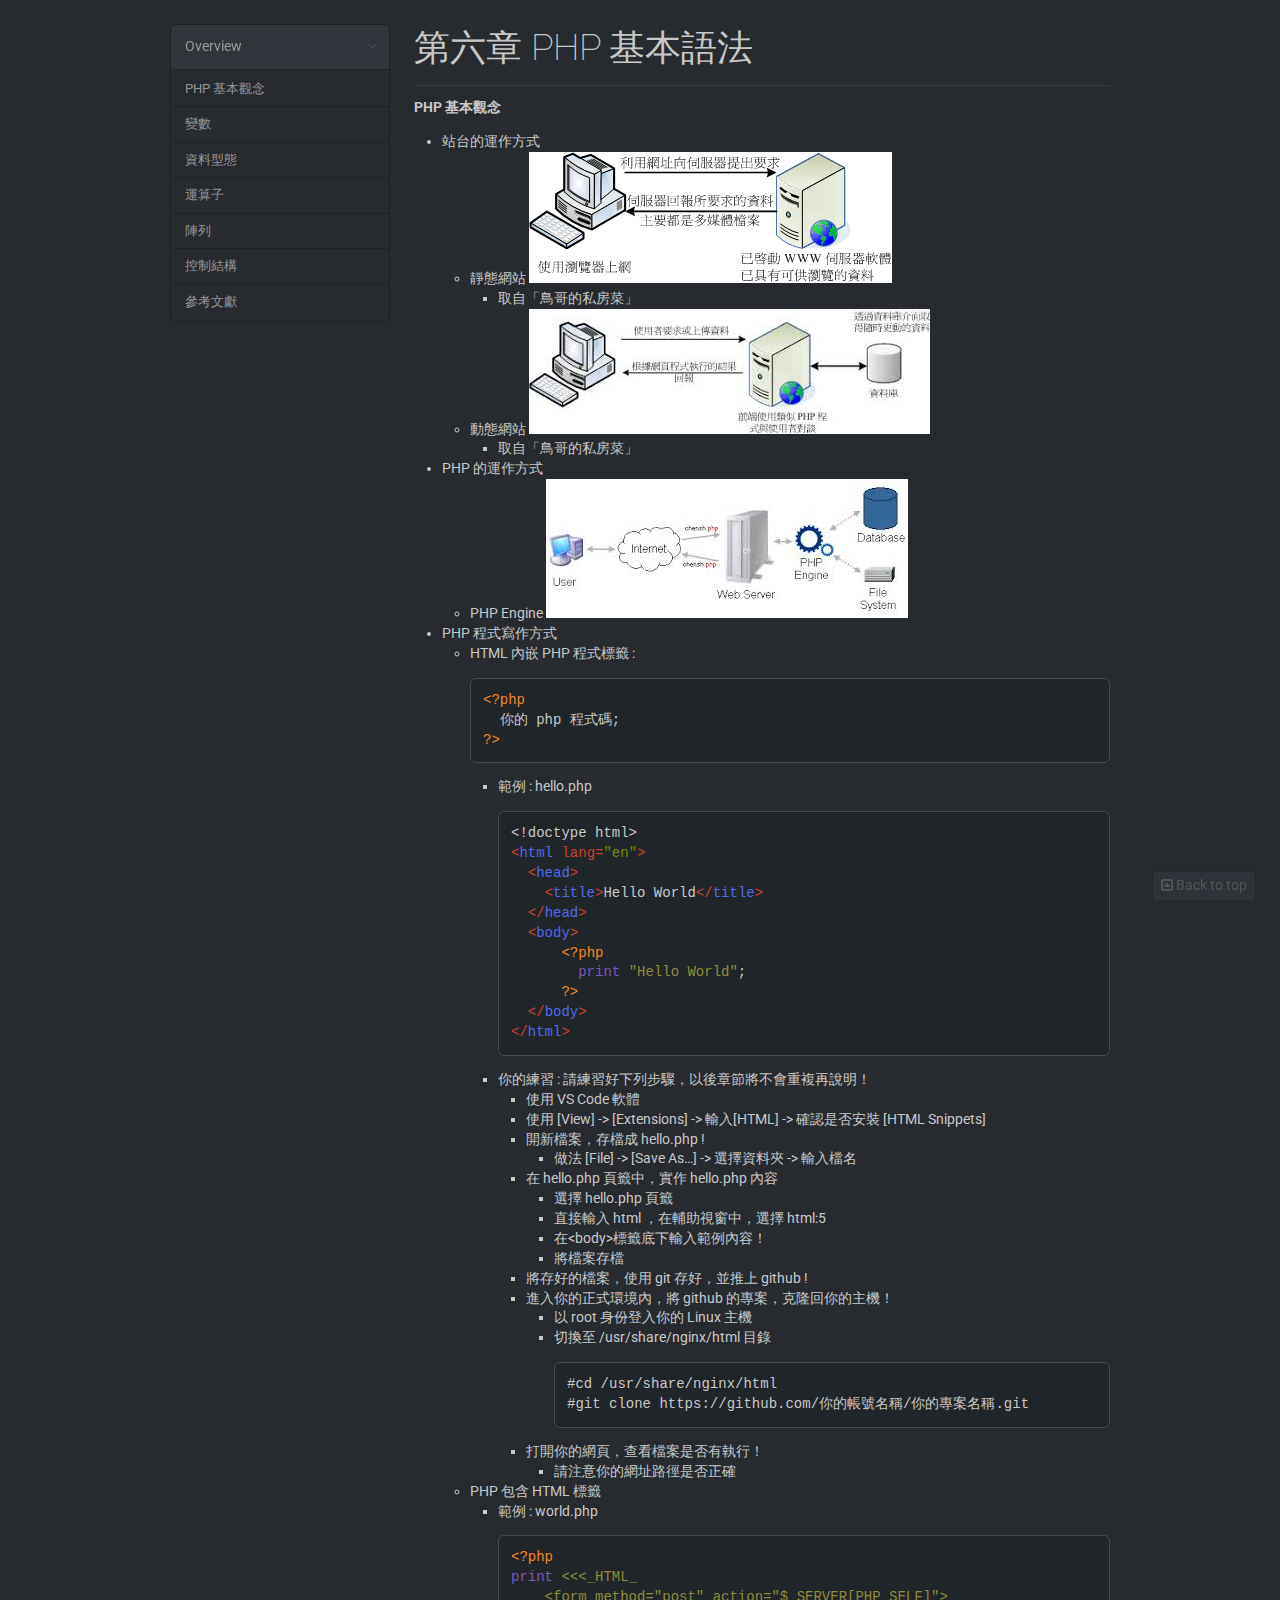
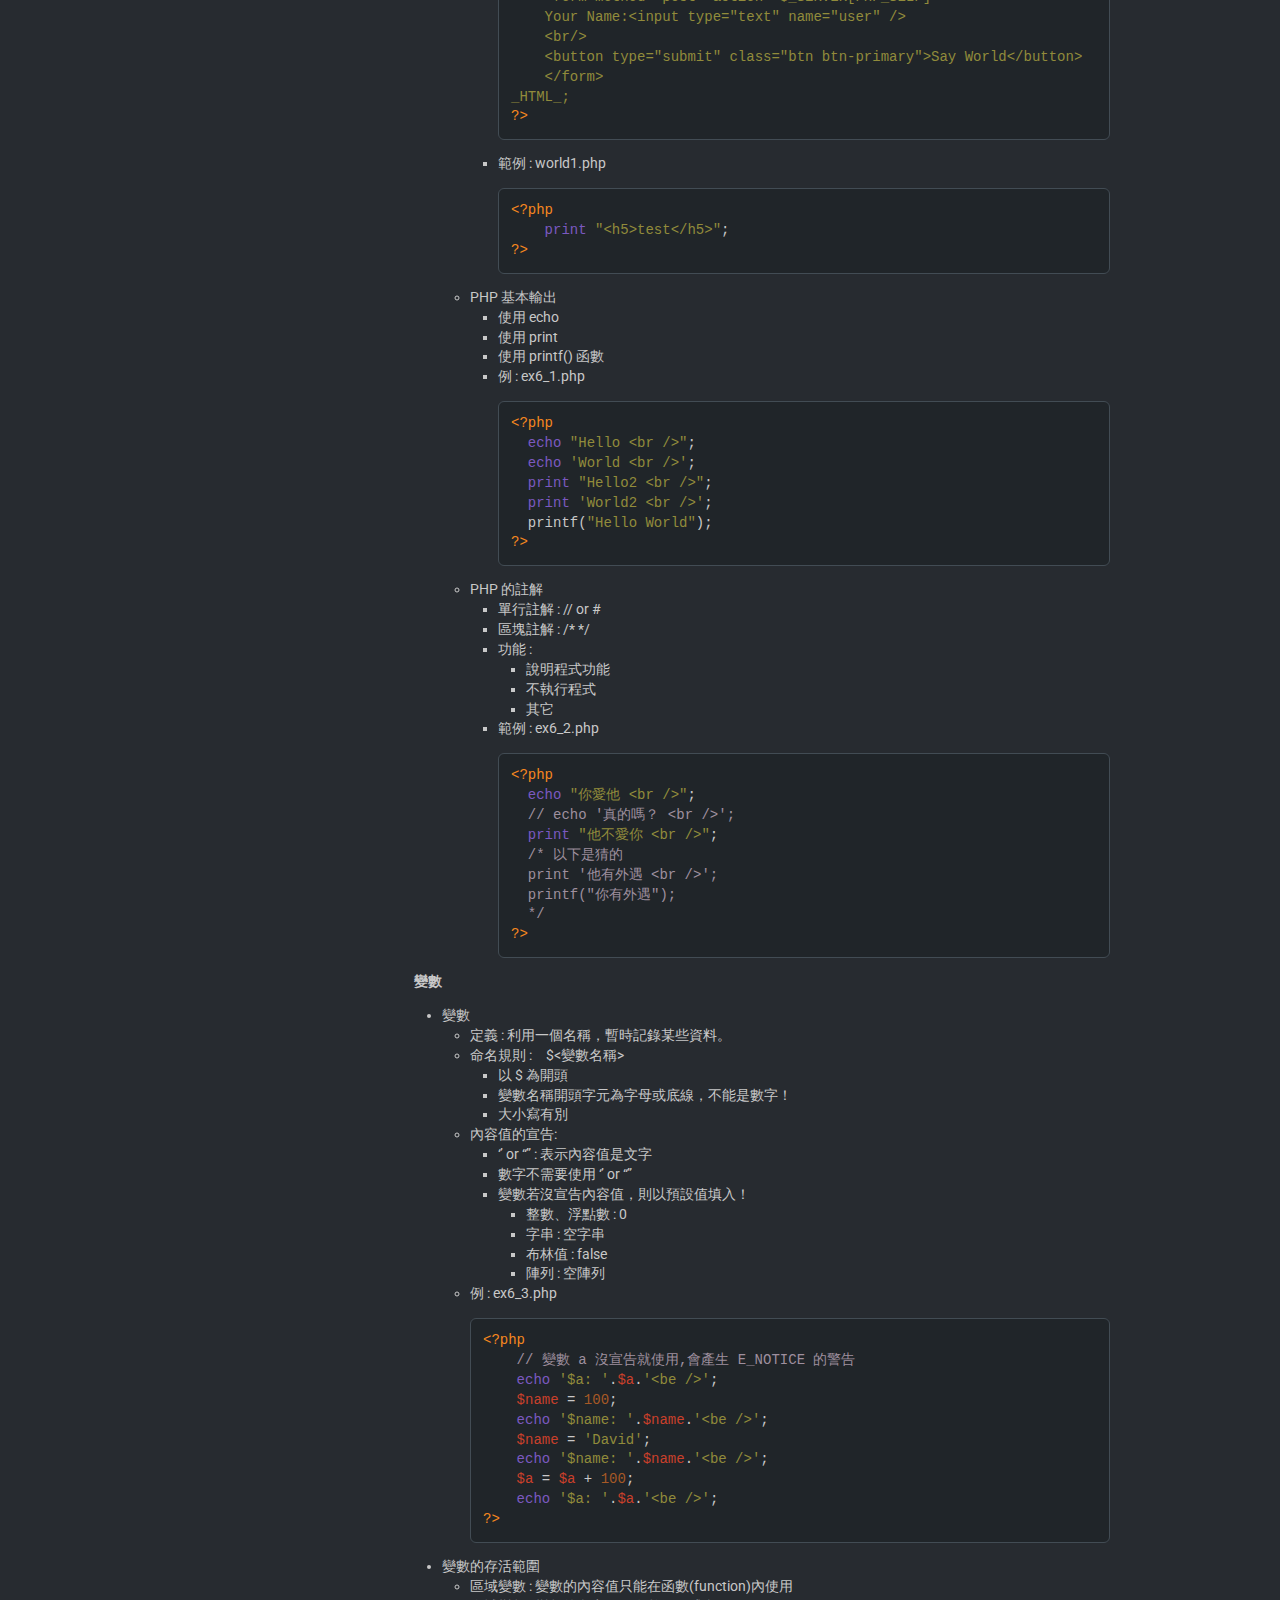
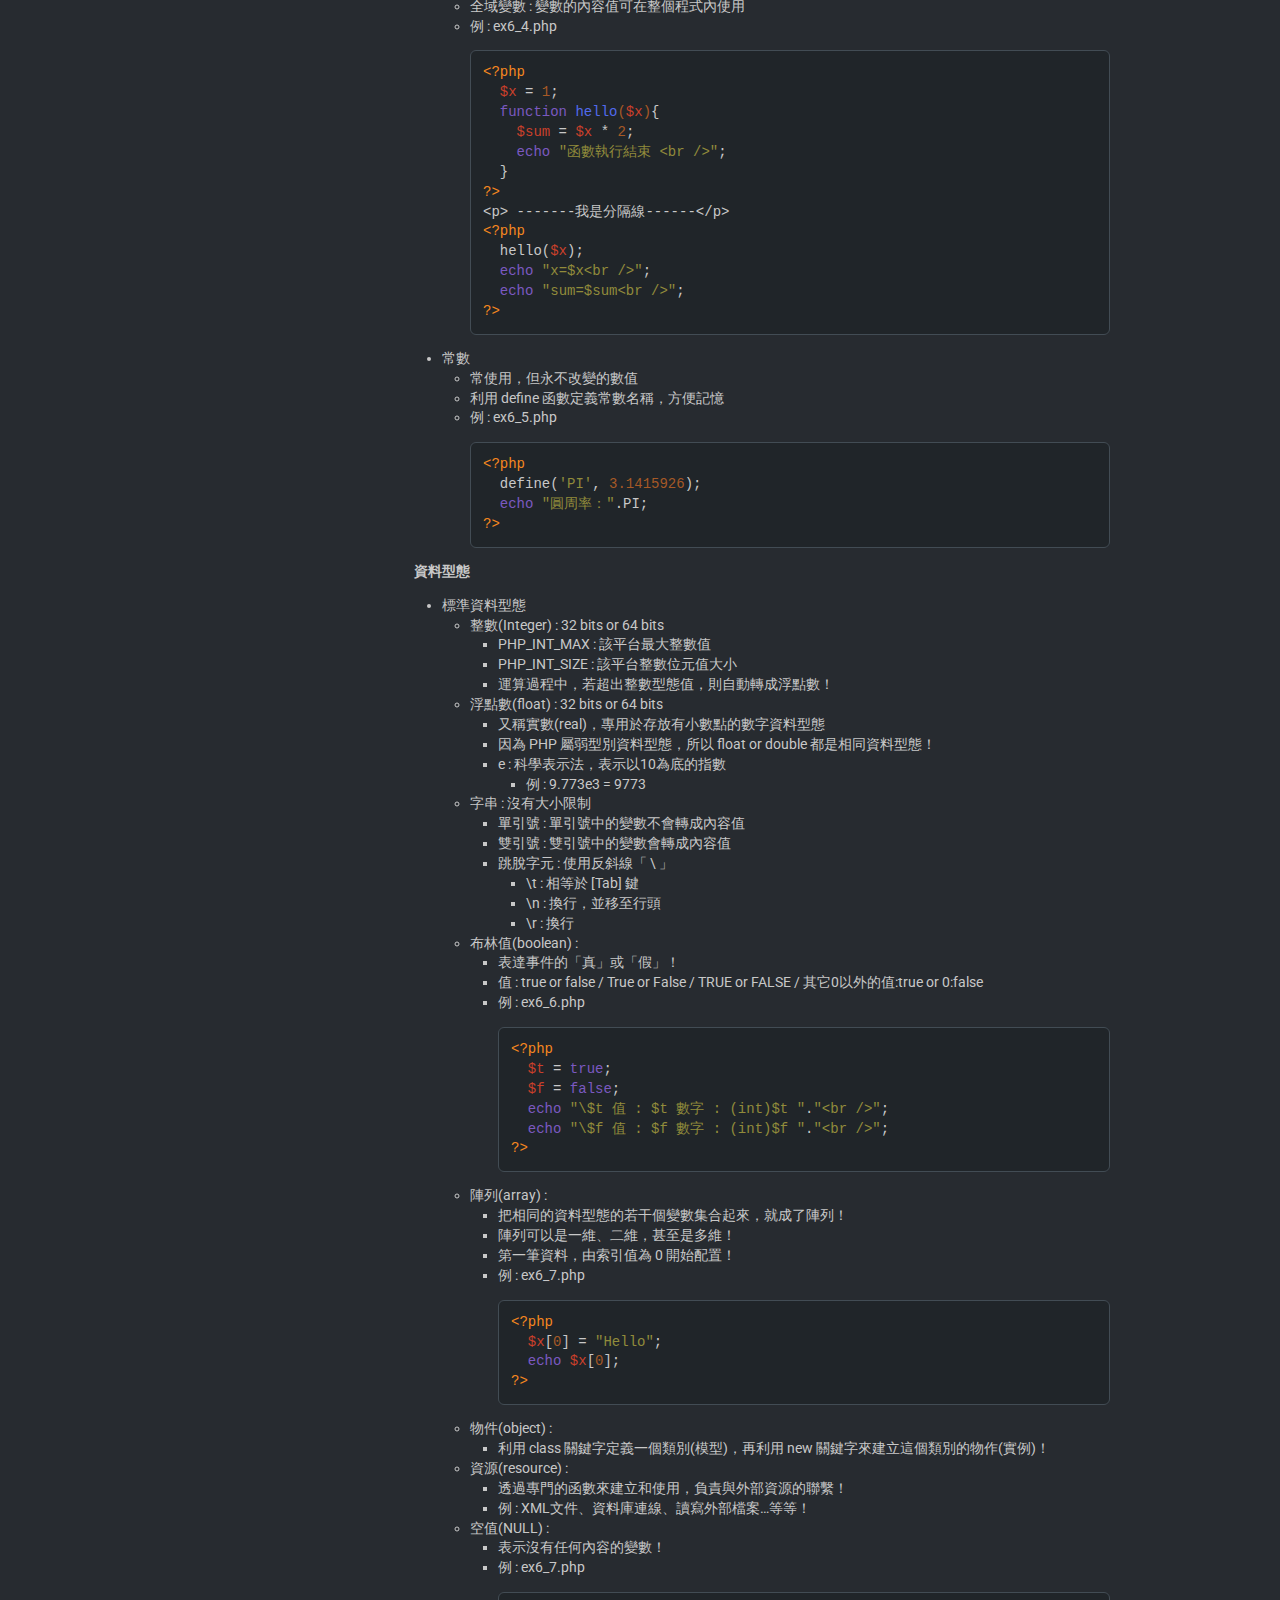
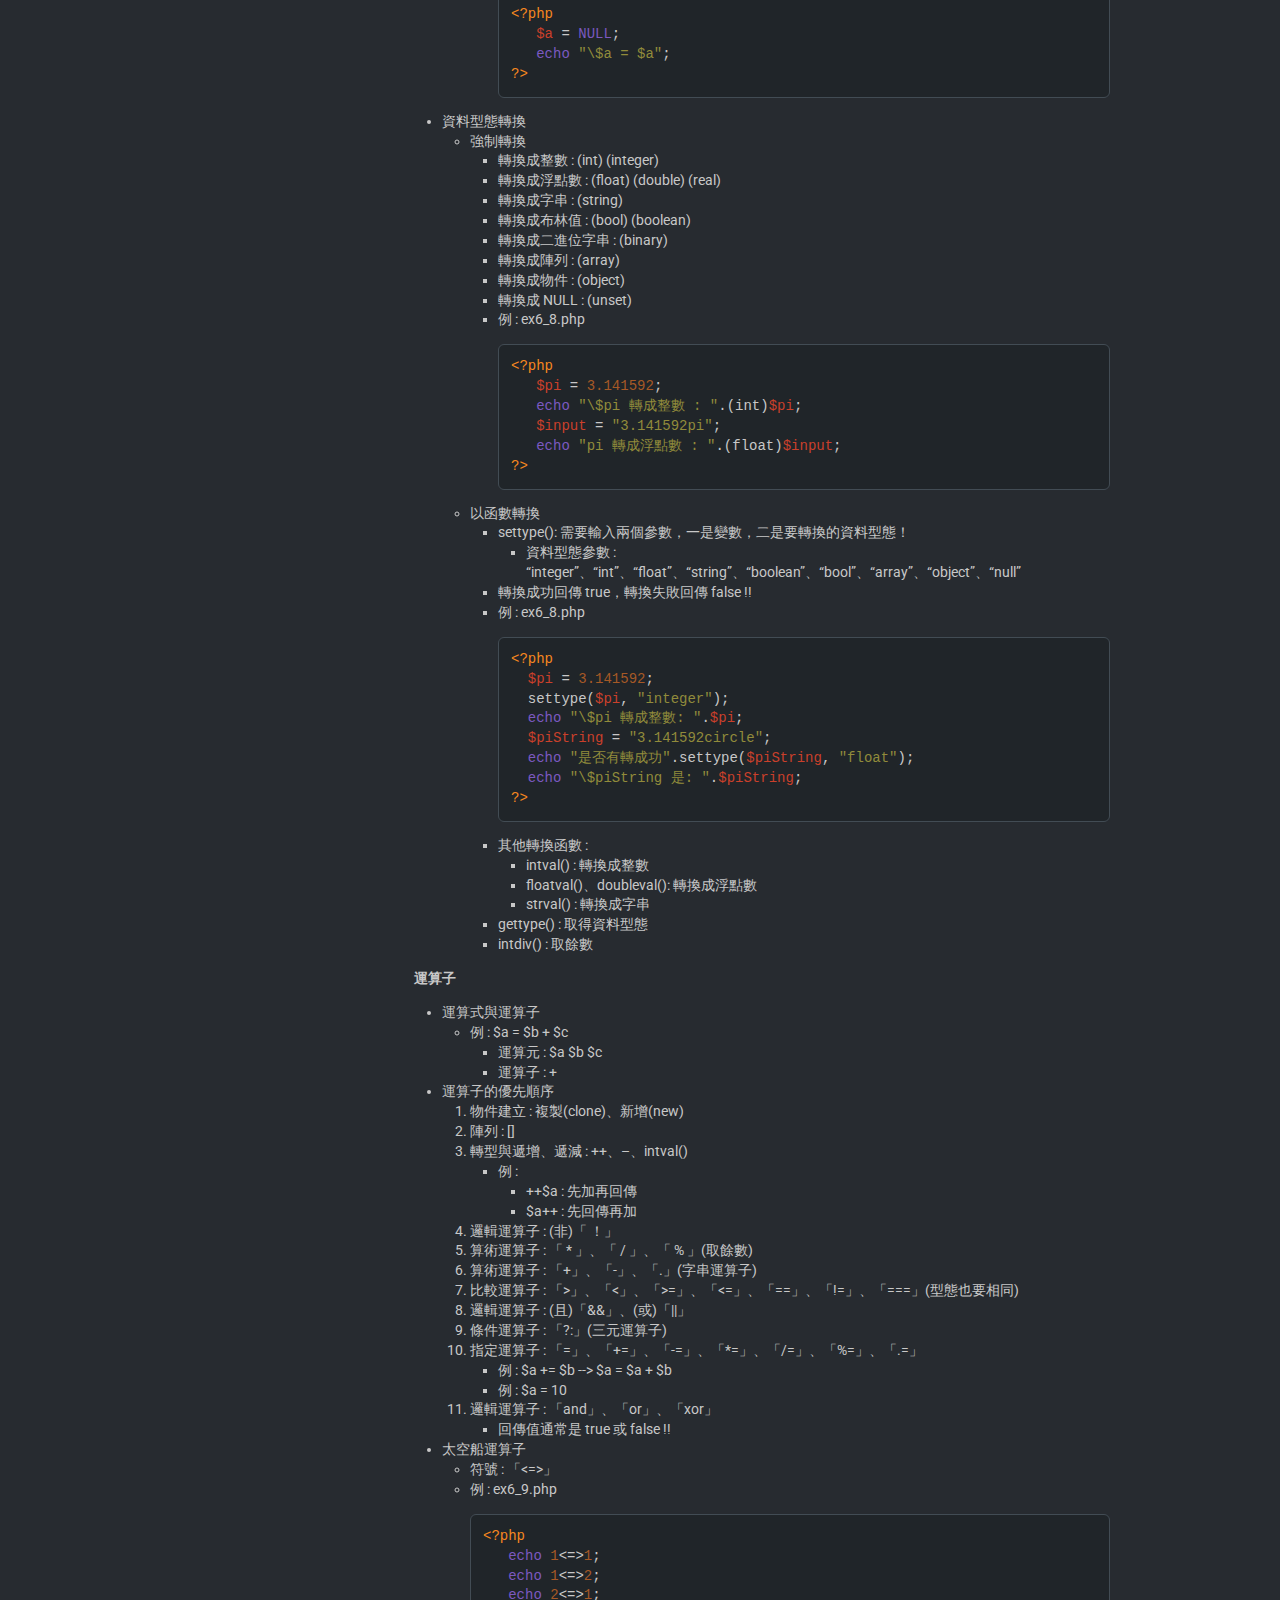
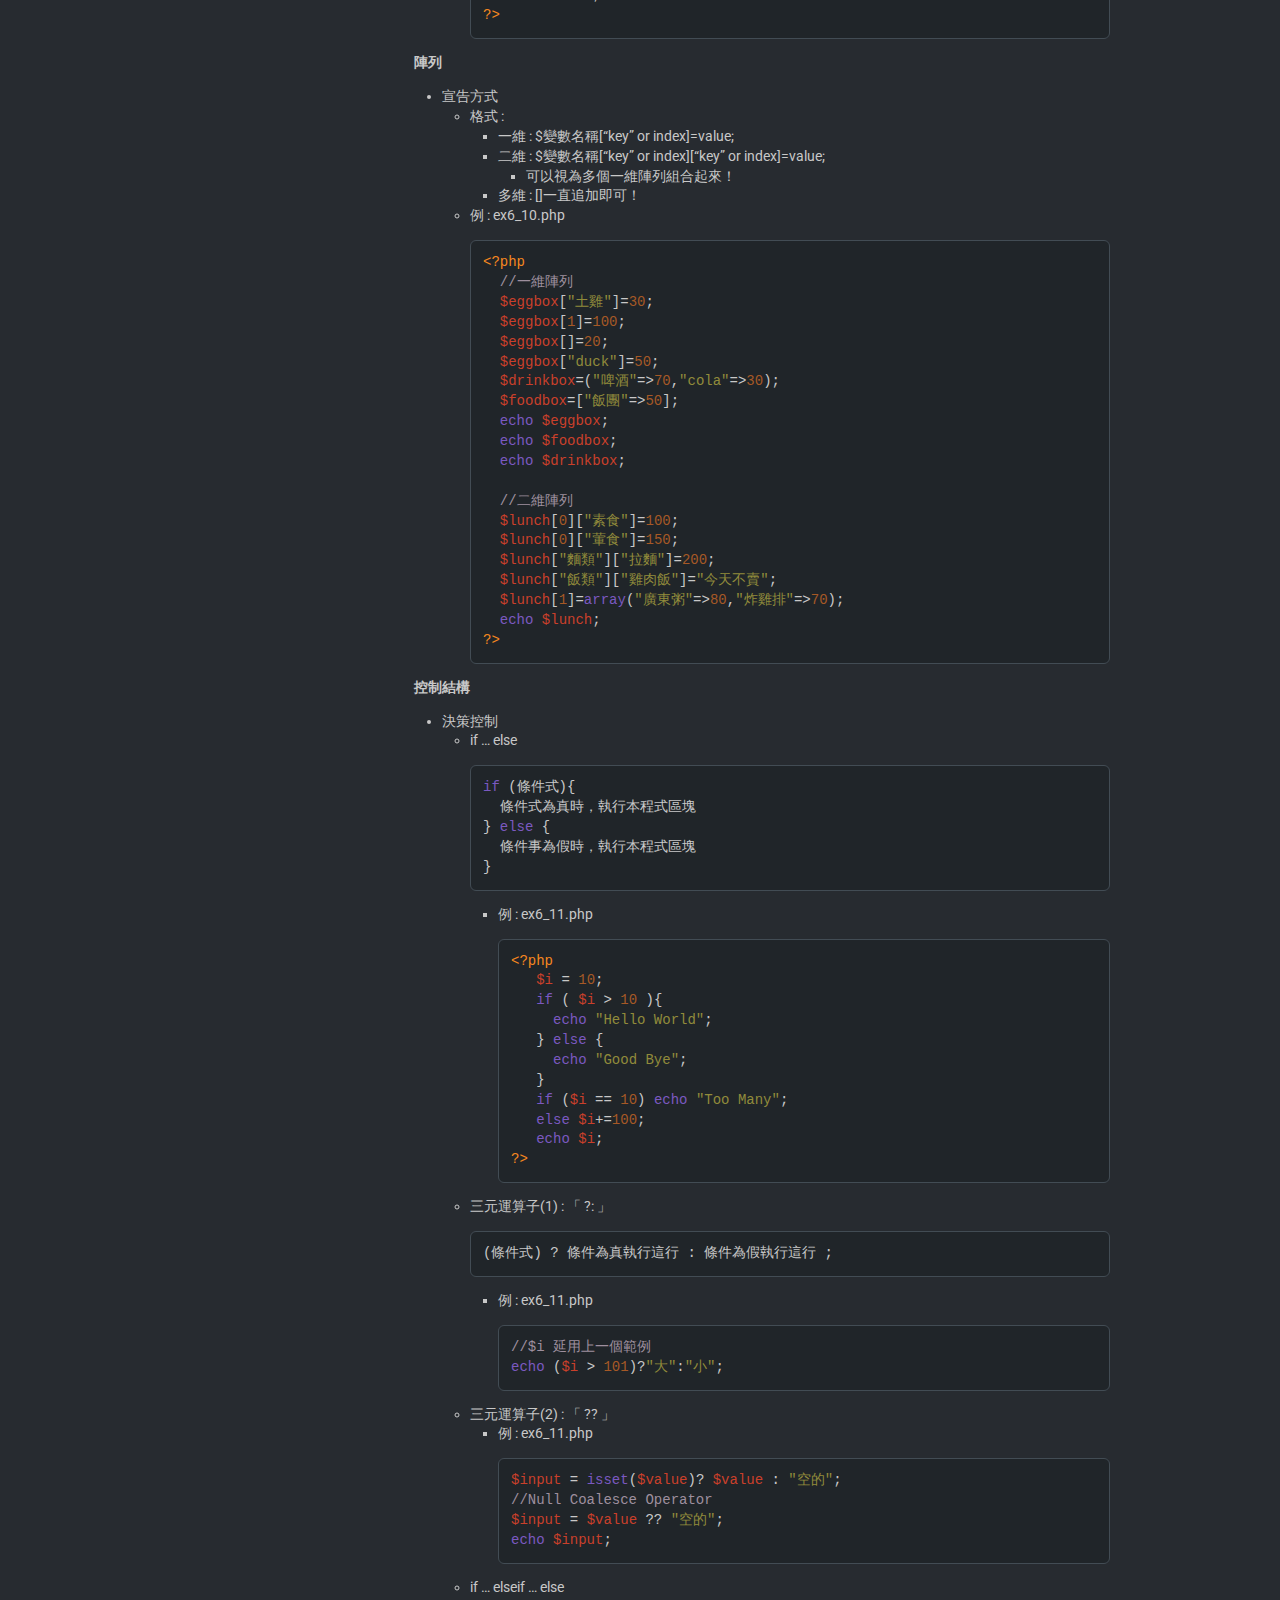
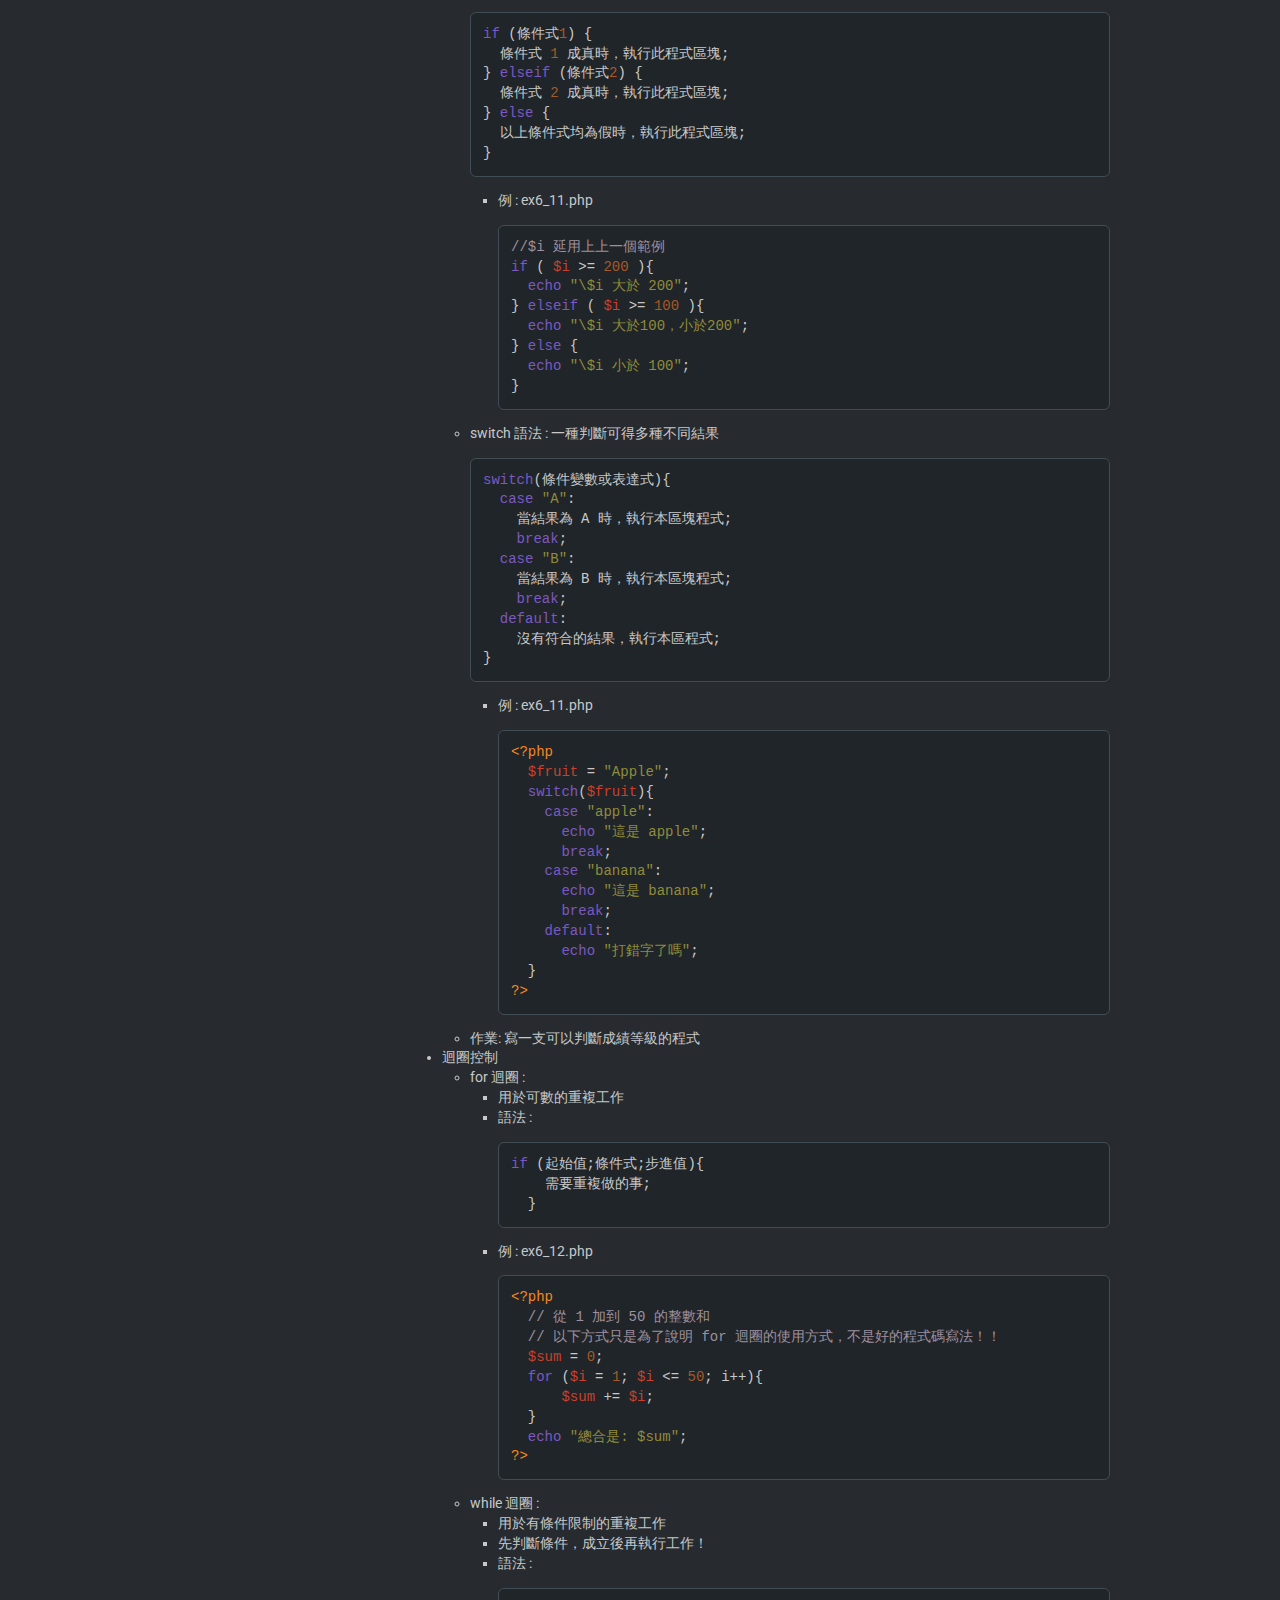
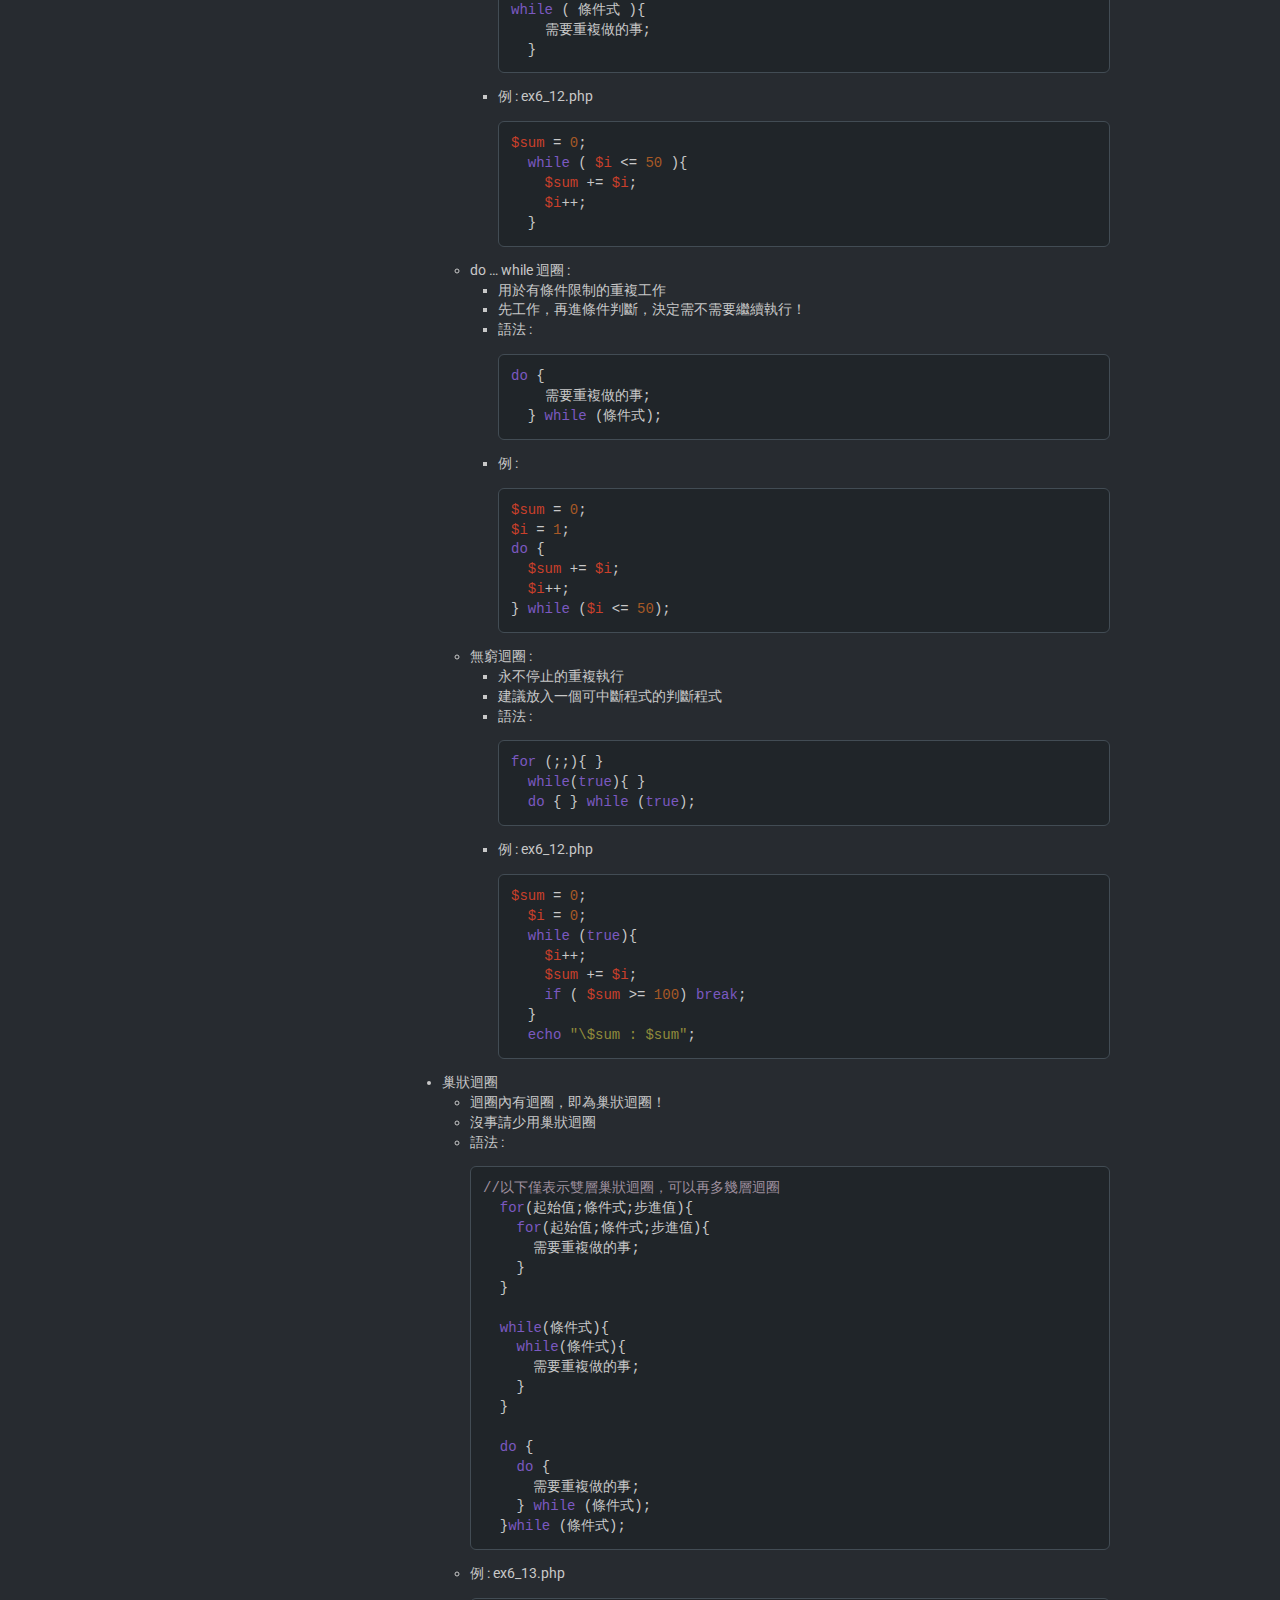
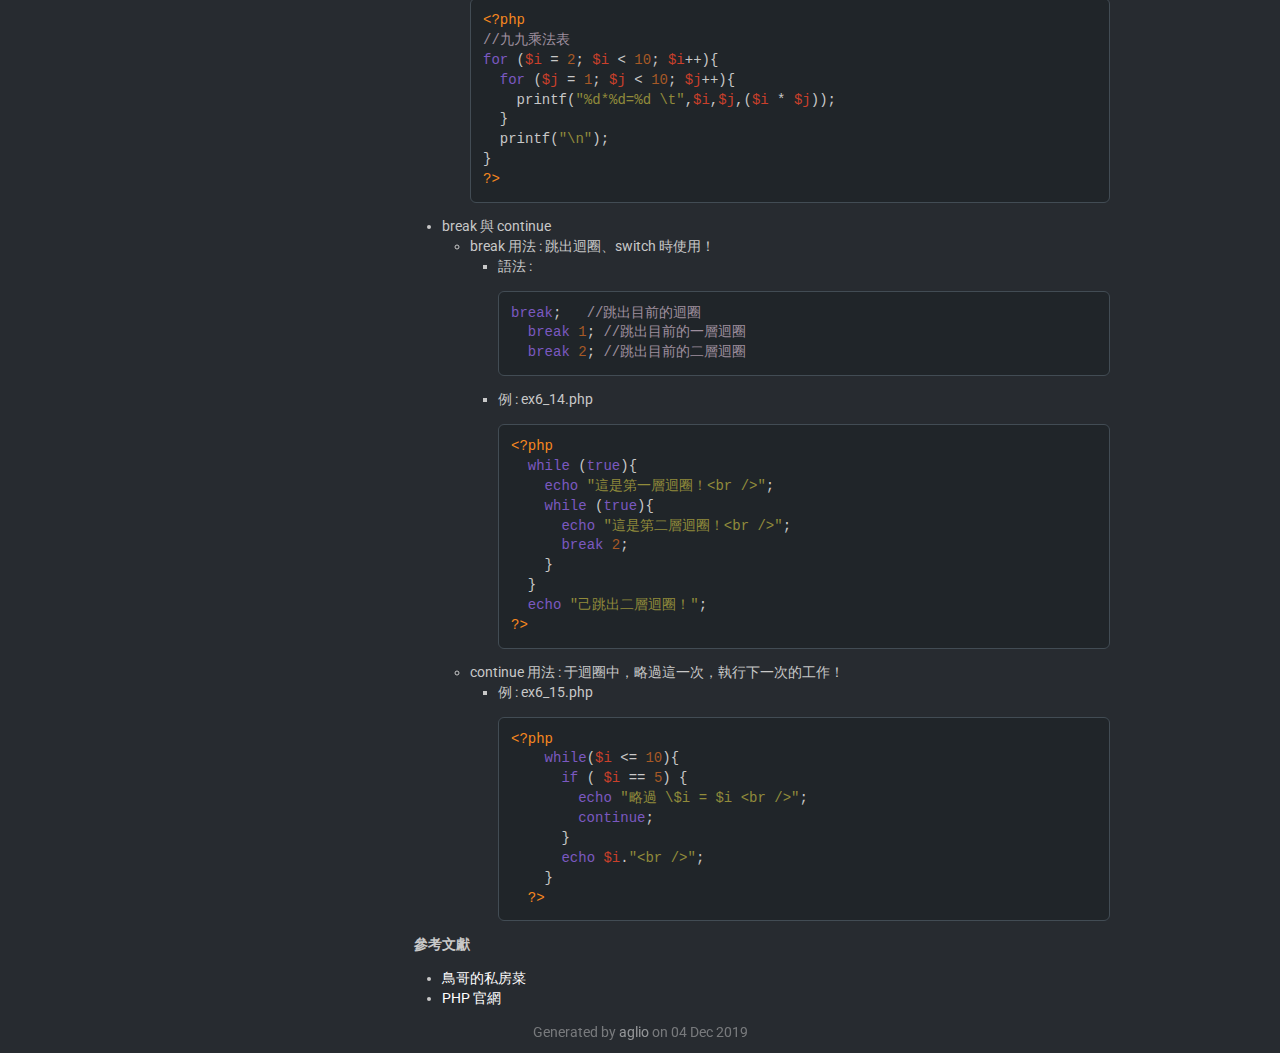
<file: ch6/index.html>
<!DOCTYPE html><html><head><meta charset="utf-8"><title>第六章 PHP 基本語法</title><link rel="stylesheet" href="https://maxcdn.bootstrapcdn.com/font-awesome/4.3.0/css/font-awesome.min.css"><style>@import url('https://fonts.googleapis.com/css?family=Roboto:400,700|Inconsolata|Raleway:200');.hljs-comment,.hljs-title{color:#8e908c}.hljs-variable,.hljs-attribute,.hljs-tag,.hljs-regexp,.ruby .hljs-constant,.xml .hljs-tag .hljs-title,.xml .hljs-pi,.xml .hljs-doctype,.html .hljs-doctype,.css .hljs-id,.css .hljs-class,.css .hljs-pseudo{color:#c82829}.hljs-number,.hljs-preprocessor,.hljs-pragma,.hljs-built_in,.hljs-literal,.hljs-params,.hljs-constant{color:#f5871f}.ruby .hljs-class .hljs-title,.css .hljs-rules .hljs-attribute{color:#eab700}.hljs-string,.hljs-value,.hljs-inheritance,.hljs-header,.ruby .hljs-symbol,.xml .hljs-cdata{color:#718c00}.css .hljs-hexcolor{color:#3e999f}.hljs-function,.python .hljs-decorator,.python .hljs-title,.ruby .hljs-function .hljs-title,.ruby .hljs-title .hljs-keyword,.perl .hljs-sub,.javascript .hljs-title,.coffeescript .hljs-title{color:#4271ae}.hljs-keyword,.javascript .hljs-function{color:#8959a8}.hljs{display:block;background:white;color:#4d4d4c;padding:.5em}.coffeescript .javascript,.javascript .xml,.tex .hljs-formula,.xml .javascript,.xml .vbscript,.xml .css,.xml .hljs-cdata{opacity:.5}.right .hljs-comment{color:#969896}.right .css .hljs-class,.right .css .hljs-id,.right .css .hljs-pseudo,.right .hljs-attribute,.right .hljs-regexp,.right .hljs-tag,.right .hljs-variable,.right .html .hljs-doctype,.right .ruby .hljs-constant,.right .xml .hljs-doctype,.right .xml .hljs-pi,.right .xml .hljs-tag .hljs-title{color:#c66}.right .hljs-built_in,.right .hljs-constant,.right .hljs-literal,.right .hljs-number,.right .hljs-params,.right .hljs-pragma,.right .hljs-preprocessor{color:#de935f}.right .css .hljs-rule .hljs-attribute,.right .ruby .hljs-class .hljs-title{color:#f0c674}.right .hljs-header,.right .hljs-inheritance,.right .hljs-name,.right .hljs-string,.right .hljs-value,.right .ruby .hljs-symbol,.right .xml .hljs-cdata{color:#b5bd68}.right .css .hljs-hexcolor,.right .hljs-title{color:#8abeb7}.right .coffeescript .hljs-title,.right .hljs-function,.right .javascript .hljs-title,.right .perl .hljs-sub,.right .python .hljs-decorator,.right .python .hljs-title,.right .ruby .hljs-function .hljs-title,.right .ruby .hljs-title .hljs-keyword{color:#81a2be}.right .hljs-keyword,.right .javascript .hljs-function{color:#b294bb}.right .hljs{display:block;overflow-x:auto;background:#1d1f21;color:#c5c8c6;padding:.5em;-webkit-text-size-adjust:none}.right .coffeescript .javascript,.right .javascript .xml,.right .tex .hljs-formula,.right .xml .css,.right .xml .hljs-cdata,.right .xml .javascript,.right .xml .vbscript{opacity:.5}.hljs-comment,.hljs-quote{color:#9e8f9e}.hljs-attribute,.hljs-link,.hljs-name,.hljs-regexp,.hljs-selector-class,.hljs-selector-id,.hljs-tag,.hljs-template-variable,.hljs-variable{color:#ca402b}.hljs-built_in,.hljs-literal,.hljs-meta,.hljs-number,.hljs-params,.hljs-type{color:#a65926}.hljs-bullet,.hljs-string,.hljs-symbol{color:#918b3b}.hljs-section,.hljs-title{color:#516aec}.hljs-keyword,.hljs-selector-tag{color:#7b59c0}.hljs{display:block;overflow-x:auto;background:#1b181b;color:#ab9bab;padding:.5em}.hljs-emphasis{font-style:italic}.hljs-strong{font-weight:700}.right .hljs-comment,.right .hljs-quote{color:#776977}.right .hljs-attribute,.right .hljs-link,.right .hljs-name,.right .hljs-regexp,.right .hljs-selector-class,.right .hljs-selector-id,.right .hljs-tag,.right .hljs-template-variable,.right .hljs-variable{color:#ca402b}.right .hljs-built_in,.right .hljs-literal,.right .hljs-meta,.right .hljs-number,.right .hljs-params,.right .hljs-type{color:#a65926}.right .hljs-bullet,.right .hljs-string,.right .hljs-symbol{color:#918b3b}.right .hljs-section,.right .hljs-title{color:#516aec}.right .hljs-keyword,.right .hljs-selector-tag{color:#7b59c0}.right .hljs{display:block;overflow-x:auto;background:#f7f3f7;color:#695d69;padding:.5em}.right .hljs-emphasis{font-style:italic}.right .hljs-strong{font-weight:700}body{color:#c8c8c8;background:#272b30;font:400 14px / 1.42 'Roboto',Helvetica,sans-serif}header{border-bottom:1px solid #373d44;margin-bottom:12px}h1,h2,h3,h4,h5{color:#c8c8c8;margin:12px 0}h1 .permalink,h2 .permalink,h3 .permalink,h4 .permalink,h5 .permalink{margin-left:0;opacity:0;transition:opacity .25s ease}h1:hover .permalink,h2:hover .permalink,h3:hover .permalink,h4:hover .permalink,h5:hover .permalink{opacity:1}.triple h1 .permalink,.triple h2 .permalink,.triple h3 .permalink,.triple h4 .permalink,.triple h5 .permalink{opacity:.15}.triple h1:hover .permalink,.triple h2:hover .permalink,.triple h3:hover .permalink,.triple h4:hover .permalink,.triple h5:hover .permalink{opacity:.15}h1{font:200 36px 'Raleway',Helvetica,sans-serif;font-size:36px}h2{font:200 36px 'Raleway',Helvetica,sans-serif;font-size:30px}h3{font-size:100%;text-transform:uppercase}h5{font-size:100%;font-weight:normal}p{margin:0 0 10px}p.choices{line-height:1.6}a{color:white;text-decoration:none}li p{margin:0}hr.split{border:0;height:1px;width:100%;padding-left:6px;margin:12px auto;background-image:linear-gradient(to right, rgba(200,200,200,0) 20%, rgba(200,200,200,0.2) 51.4%, rgba(39,43,48,0.2) 51.4%, rgba(39,43,48,0) 80%)}dl dt{float:left;width:130px;clear:left;text-align:right;overflow:hidden;text-overflow:ellipsis;white-space:nowrap;font-weight:700}dl dd{margin-left:150px}blockquote{color:rgba(200,200,200,0.5);font-size:15.5px;padding:10px 20px;margin:12px 0;border-left:5px solid #2b3237}blockquote p:last-child{margin-bottom:0}pre{background-color:#202529;padding:12px;border:1px solid #424c54;border-radius:6px;overflow:auto}pre code{color:#c8c8c8;background-color:transparent;padding:0;border:none}code{color:#ddd;background-color:#373b40;font:'Inconsolata',monospace;padding:1px 4px;border:1px solid #424c54;border-radius:3px}ul,ol{padding-left:2em}table{border-collapse:collapse;border-spacing:0;margin-bottom:12px}table tr:nth-child(2n){background-color:#22262a}table th,table td{padding:6px 12px;border:1px solid #101214}.text-muted{opacity:.5}.note,.warning{padding:.3em 1em;margin:1em 0;border-radius:2px;font-size:90%}.note h1,.warning h1,.note h2,.warning h2,.note h3,.warning h3,.note h4,.warning h4,.note h5,.warning h5,.note h6,.warning h6{font-family:200 36px 'Raleway',Helvetica,sans-serif;font-size:135%;font-weight:500}.note p,.warning p{margin:.5em 0}.note{color:#c8c8c8;background-color:#2b373e;border-left:4px solid #5bc0de}.note h1,.note h2,.note h3,.note h4,.note h5,.note h6{color:#5bc0de}.warning{color:#c8c8c8;background-color:#352b30;border-left:4px solid #e9322d}.warning h1,.warning h2,.warning h3,.warning h4,.warning h5,.warning h6{color:#e9322d}header{margin-top:24px}nav{position:fixed;top:24px;bottom:0;overflow-y:auto}nav .resource-group{padding:0}nav .resource-group .heading{position:relative}nav .resource-group .heading .chevron{position:absolute;top:12px;right:12px;opacity:.5}nav .resource-group .heading a{display:block;color:#c8c8c8;opacity:.7;border-left:2px solid transparent;margin:0}nav .resource-group .heading a:hover{text-decoration:none;background-color:bad-color;border-left:2px solid #c8c8c8}nav ul{list-style-type:none;padding-left:0}nav ul a{display:block;font-size:13px;color:rgba(200,200,200,0.7);padding:8px 12px;border-top:1px solid #202020;border-left:2px solid transparent;overflow:hidden;text-overflow:ellipsis;white-space:nowrap}nav ul a:hover{text-decoration:none;background-color:bad-color;border-left:2px solid #c8c8c8}nav ul>li{margin:0}nav ul>li:first-child{margin-top:-12px}nav ul>li:last-child{margin-bottom:-12px}nav ul ul a{padding-left:24px}nav ul ul li{margin:0}nav ul ul li:first-child{margin-top:0}nav ul ul li:last-child{margin-bottom:0}nav>div>div>ul>li:first-child>a{border-top:none}.preload *{transition:none !important}.pull-left{float:left}.pull-right{float:right}.badge{display:inline-block;float:right;min-width:10px;min-height:14px;padding:3px 7px;font-size:12px;color:#fff;background-color:#373d44;border-radius:10px;margin:-2px 0}.badge.get{color:white;background-color:#5bc0de}.badge.head{color:white;background-color:#5bc0de}.badge.options{color:white;background-color:#5bc0de}.badge.put{color:white;background-color:#f89406}.badge.patch{color:white;background-color:#f89406}.badge.post{color:white;background-color:#62c462}.badge.delete{color:white;background-color:#ee5f5b}.collapse-button{float:right}.collapse-button .close{display:none;color:white;cursor:pointer}.collapse-button .open{color:white;cursor:pointer}.collapse-button.show .close{display:inline}.collapse-button.show .open{display:none}.collapse-content{max-height:0;overflow:hidden;transition:max-height .3s ease-in-out}nav{width:220px}.container{max-width:940px;margin-left:auto;margin-right:auto}.container .row .content{margin-left:244px;width:696px}.container .row:after{content:'';display:block;clear:both}.container-fluid nav{width:22%}.container-fluid .row .content{margin-left:24%}.container-fluid.triple nav{width:16.5%;padding-right:1px}.container-fluid.triple .row .content{position:relative;margin-left:16.5%;padding-left:24px}.middle:before,.middle:after{content:'';display:table}.middle:after{clear:both}.middle{box-sizing:border-box;width:51.5%;padding-right:12px}.right{box-sizing:border-box;float:right;width:48.5%;padding-left:12px}.right a{color:#666}.right h1,.right h2,.right h3,.right h4,.right h5,.right p,.right div{color:#272b30}.right pre{background-color:#f7f6f5;border:1px solid #f7f6f5}.right pre code{color:#333}.right .description{margin-top:12px}.triple .resource-heading{font-size:125%}.definition{margin-top:12px;margin-bottom:12px}.definition .method{font-weight:bold}.definition .method.get{color:#2e98b8}.definition .method.head{color:#2e98b8}.definition .method.options{color:#2e98b8}.definition .method.post{color:#2eb82e}.definition .method.put{color:#b87f2e}.definition .method.patch{color:#b87f2e}.definition .method.delete{color:#b8322e}.definition .uri{word-break:break-all;word-wrap:break-word}.definition .hostname{opacity:.5}.example-names{background-color:#eee;padding:12px;border-radius:6px}.example-names .tab-button{cursor:pointer;color:#c8c8c8;border:1px solid #ddd;padding:6px;margin-left:12px}.example-names .tab-button.active{background-color:#d5d5d5}.right .example-names{background-color:#adaaa6}.right .example-names .tab-button{color:#272b30;border:1px solid #d8d4cf;border-radius:6px}.right .example-names .tab-button.active{background-color:#95918b}#nav-background{position:fixed;left:0;top:0;bottom:0;width:16.5%;padding-right:14.4px;background-color:#272b30;border-right:1px solid #272b30;z-index:-1}#right-panel-background{position:absolute;right:-12px;top:-12px;bottom:-12px;width:48.6%;background-color:#d8d4cf;z-index:-1}@media (max-width:1200px){nav{width:198px}.container{max-width:840px}.container .row .content{margin-left:224px;width:606px}}@media (max-width:992px){nav{width:169.4px}.container{max-width:720px}.container .row .content{margin-left:194px;width:526px}}@media (max-width:768px){nav{display:none}.container{width:95%;max-width:none}.container .row .content,.container-fluid .row .content,.container-fluid.triple .row .content{margin-left:auto;margin-right:auto;width:95%}#nav-background{display:none}#right-panel-background{width:48.6%}}.back-to-top{position:fixed;z-index:1;bottom:0;right:24px;padding:4px 8px;color:rgba(200,200,200,0.5);background-color:#373d44;text-decoration:none !important;border-top:1px solid #202020;border-left:1px solid #202020;border-right:1px solid #202020;border-top-left-radius:3px;border-top-right-radius:3px}.resource-group{padding:12px;margin-bottom:12px;background-color:#272b30;border:1px solid #202020;border-radius:6px}.resource-group h2.group-heading,.resource-group .heading a{padding:12px;margin:-12px -12px 12px -12px;background-color:#373d44;border-bottom:1px solid #202020;border-top-left-radius:6px;border-top-right-radius:6px;white-space:nowrap;text-overflow:ellipsis;overflow:hidden}.triple .content .resource-group{padding:0;border:none}.triple .content .resource-group h2.group-heading,.triple .content .resource-group .heading a{margin:0 0 12px 0;border:1px solid #202020}nav .resource-group .heading a{padding:12px;margin-bottom:0}nav .resource-group .collapse-content{padding:0}.action{margin-bottom:12px;padding:12px 12px 0 12px;overflow:hidden;border:1px solid transparent;border-radius:6px}.action h4.action-heading{padding:6px 12px;margin:-12px -12px 12px -12px;border-bottom:1px solid transparent;border-top-left-radius:6px;border-top-right-radius:6px;overflow:hidden}.action h4.action-heading .name{float:right;font-weight:normal;padding:6px 0}.action h4.action-heading .method{padding:6px 12px;margin-right:12px;border-radius:3px;display:inline-block}.action h4.action-heading .method.get{color:#fff;background-color:#2390b0}.action h4.action-heading .method.head{color:#fff;background-color:#2390b0}.action h4.action-heading .method.options{color:#fff;background-color:#2390b0}.action h4.action-heading .method.put{color:#fff;background-color:#945904}.action h4.action-heading .method.patch{color:#fff;background-color:#945904}.action h4.action-heading .method.post{color:#fff;background-color:#348c34}.action h4.action-heading .method.delete{color:#fff;background-color:#ce1a15}.action h4.action-heading code{color:black;background-color:rgba(255,255,255,0.7);border-color:transparent;font-weight:normal;word-break:break-all;display:inline-block;margin-top:2px}.action dl.inner{padding-bottom:2px}.action .title{border-bottom:1px solid #272b30;margin:0 -12px -1px -12px;padding:12px}.action.get{border-color:#202020}.action.get h4.action-heading{color:#2390b0;background:#5bc0de;border-bottom-color:#202020}.action.head{border-color:#202020}.action.head h4.action-heading{color:#2390b0;background:#5bc0de;border-bottom-color:#202020}.action.options{border-color:#202020}.action.options h4.action-heading{color:#2390b0;background:#5bc0de;border-bottom-color:#202020}.action.post{border-color:#202020}.action.post h4.action-heading{color:#348c34;background:#62c462;border-bottom-color:#202020}.action.put{border-color:#202020}.action.put h4.action-heading{color:#945904;background:#f89406;border-bottom-color:#202020}.action.patch{border-color:#202020}.action.patch h4.action-heading{color:#945904;background:#f89406;border-bottom-color:#202020}.action.delete{border-color:#202020}.action.delete h4.action-heading{color:#ce1a15;background:#ee5f5b;border-bottom-color:#202020}</style></head><body class="preload"><a href="#top" class="text-muted back-to-top"><i class="fa fa-toggle-up"></i>&nbsp;Back to top</a><div class="container"><div class="row"><nav><div class="resource-group"><div class="heading"><div class="chevron"><i class="open fa fa-angle-down"></i></div><a href="#top">Overview</a></div><div class="collapse-content"><ul><li><a href="#header-php-基本觀念">PHP 基本觀念</a></li><li><a href="#header-變數">變數</a></li><li><a href="#header-資料型態">資料型態</a></li><li><a href="#header-運算子">運算子</a></li><li><a href="#header-陣列">陣列</a></li><li><a href="#header-控制結構">控制結構</a></li><li><a href="#header-參考文獻">參考文獻</a></li></ul></div></div></nav><div class="content"><header><h1 id="top">第六章 PHP 基本語法</h1></header><h4 id="header-php-基本觀念">PHP 基本觀念 <a class="permalink" href="#header-php-基本觀念" aria-hidden="true">¶</a></h4>
<ul>
<li>
<p>站台的運作方式</p>
<ul>
<li>靜態網站
<img src="img/1.gif" alt="靜態網站">
<ul>
<li>取自「鳥哥的私房菜」</li>
</ul>
</li>
<li>動態網站
<img src="img/2.jpeg" alt="動態網站">
<ul>
<li>取自「鳥哥的私房菜」</li>
</ul>
</li>
</ul>
</li>
<li>
<p>PHP 的運作方式</p>
<ul>
<li>PHP Engine
<img src="img/4.jpeg" alt="PHP運作概要圖"></li>
</ul>
</li>
<li>
<p>PHP 程式寫作方式</p>
<ul>
<li>
<p>HTML 內嵌 PHP 程式標籤 :</p>
<pre><code class="language-php"><span class="hljs-preprocessor">&lt;?php</span>
  你的 php 程式碼;
<span class="hljs-preprocessor">?&gt;</span></code></pre>
<ul>
<li>
<p>範例 : hello.php</p>
<pre><code class="language-html"><span class="hljs-doctype">&lt;!doctype html&gt;</span>
<span class="hljs-tag">&lt;<span class="hljs-title">html</span> <span class="hljs-attribute">lang</span>=<span class="hljs-value">"en"</span>&gt;</span>
  <span class="hljs-tag">&lt;<span class="hljs-title">head</span>&gt;</span>
    <span class="hljs-tag">&lt;<span class="hljs-title">title</span>&gt;</span>Hello World<span class="hljs-tag">&lt;/<span class="hljs-title">title</span>&gt;</span>
  <span class="hljs-tag">&lt;/<span class="hljs-title">head</span>&gt;</span>
  <span class="hljs-tag">&lt;<span class="hljs-title">body</span>&gt;</span>
      <span class="php"><span class="hljs-preprocessor">&lt;?php</span>
        <span class="hljs-keyword">print</span> <span class="hljs-string">"Hello World"</span>;
      <span class="hljs-preprocessor">?&gt;</span></span>
  <span class="hljs-tag">&lt;/<span class="hljs-title">body</span>&gt;</span>
<span class="hljs-tag">&lt;/<span class="hljs-title">html</span>&gt;</span></code></pre>
</li>
<li>
<p>你的練習 : 請練習好下列步驟，以後章節將不會重複再說明！</p>
<ul>
<li>使用 VS Code 軟體</li>
<li>使用 [View] -&gt; [Extensions] -&gt; 輸入[HTML] -&gt; 確認是否安裝 [HTML Snippets]</li>
<li>開新檔案，存檔成 hello.php !
<ul>
<li>做法 [File] -&gt; [Save As…] -&gt; 選擇資料夾 -&gt; 輸入檔名</li>
</ul>
</li>
<li>在 hello.php 頁籤中，實作 hello.php 內容
<ul>
<li>選擇 hello.php 頁籤</li>
<li>直接輸入 html ，在輔助視窗中，選擇 html:5</li>
<li>在&lt;body&gt;標籤底下輸入範例內容！</li>
<li>將檔案存檔</li>
</ul>
</li>
<li>將存好的檔案，使用 git 存好，並推上 github !</li>
<li>進入你的正式環境內，將 github 的專案，克隆回你的主機！
<ul>
<li>以 root 身份登入你的 Linux 主機</li>
<li>切換至 /usr/share/nginx/html 目錄<pre><code>#cd /usr/share/nginx/html
#git clone https://github.com/你的帳號名稱/你的專案名稱.git</code></pre>
</li>
</ul>
</li>
<li>打開你的網頁，查看檔案是否有執行！
<ul>
<li>請注意你的網址路徑是否正確</li>
</ul>
</li>
</ul>
</li>
</ul>
</li>
<li>
<p>PHP 包含 HTML 標籤</p>
<ul>
<li>範例 : world.php<pre><code class="language-php"><span class="hljs-preprocessor">&lt;?php</span>
<span class="hljs-keyword">print</span> <span class="hljs-string">&lt;&lt;&lt;_HTML_
    &lt;form method="post" action="<span class="hljs-subst">$_SERVER</span>[PHP_SELF]"&gt;
    Your Name:&lt;input type="text" name="user" /&gt;
    &lt;br/&gt;
    &lt;button type="submit" class="btn btn-primary"&gt;Say World&lt;/button&gt;
    &lt;/form&gt;
_HTML_;</span>
<span class="hljs-preprocessor">?&gt;</span></code></pre>
</li>
<li>範例 : world1.php<pre><code class="language-php"><span class="hljs-preprocessor">&lt;?php</span>
    <span class="hljs-keyword">print</span> <span class="hljs-string">"&lt;h5&gt;test&lt;/h5&gt;"</span>;
<span class="hljs-preprocessor">?&gt;</span></code></pre>
</li>
</ul>
</li>
<li>
<p>PHP 基本輸出</p>
<ul>
<li>使用 echo</li>
<li>使用 print</li>
<li>使用 printf() 函數</li>
<li>例 : ex6_1.php<pre><code class="language-php"><span class="hljs-preprocessor">&lt;?php</span>
  <span class="hljs-keyword">echo</span> <span class="hljs-string">"Hello &lt;br /&gt;"</span>;
  <span class="hljs-keyword">echo</span> <span class="hljs-string">'World &lt;br /&gt;'</span>;
  <span class="hljs-keyword">print</span> <span class="hljs-string">"Hello2 &lt;br /&gt;"</span>;
  <span class="hljs-keyword">print</span> <span class="hljs-string">'World2 &lt;br /&gt;'</span>;
  printf(<span class="hljs-string">"Hello World"</span>);
<span class="hljs-preprocessor">?&gt;</span></code></pre>
</li>
</ul>
</li>
<li>
<p>PHP 的註解</p>
<ul>
<li>單行註解 : // or #</li>
<li>區塊註解 : /*  */</li>
<li>功能 :
<ul>
<li>說明程式功能</li>
<li>不執行程式</li>
<li>其它</li>
</ul>
</li>
<li>範例 : ex6_2.php<pre><code class="language-php"><span class="hljs-preprocessor">&lt;?php</span>
  <span class="hljs-keyword">echo</span> <span class="hljs-string">"你愛他 &lt;br /&gt;"</span>;
  <span class="hljs-comment">// echo '真的嗎？ &lt;br /&gt;';</span>
  <span class="hljs-keyword">print</span> <span class="hljs-string">"他不愛你 &lt;br /&gt;"</span>;
  <span class="hljs-comment">/* 以下是猜的
  print '他有外遇 &lt;br /&gt;';
  printf("你有外遇");
  */</span>
<span class="hljs-preprocessor">?&gt;</span></code></pre>
</li>
</ul>
</li>
</ul>
</li>
</ul>
<h4 id="header-變數">變數 <a class="permalink" href="#header-變數" aria-hidden="true">¶</a></h4>
<ul>
<li>
<p>變數</p>
<ul>
<li>定義 : 利用一個名稱，暫時記錄某些資料。</li>
<li>命名規則 :　$&lt;變數名稱&gt;
<ul>
<li>以 $ 為開頭</li>
<li>變數名稱開頭字元為字母或底線，不能是數字！</li>
<li>大小寫有別</li>
</ul>
</li>
<li>內容值的宣告:
<ul>
<li>‘’ or “” : 表示內容值是文字</li>
<li>數字不需要使用 ‘’ or “”</li>
<li>變數若沒宣告內容值，則以預設值填入！
<ul>
<li>整數、浮點數 : 0</li>
<li>字串 : 空字串</li>
<li>布林值 : false</li>
<li>陣列 : 空陣列</li>
</ul>
</li>
</ul>
</li>
<li>例 : ex6_3.php<pre><code class="language-php"><span class="hljs-preprocessor">&lt;?php</span>
    <span class="hljs-comment">// 變數 a 沒宣告就使用,會產生 E_NOTICE 的警告</span>
    <span class="hljs-keyword">echo</span> <span class="hljs-string">'$a: '</span>.<span class="hljs-variable">$a</span>.<span class="hljs-string">'&lt;be /&gt;'</span>;
    <span class="hljs-variable">$name</span> = <span class="hljs-number">100</span>;
    <span class="hljs-keyword">echo</span> <span class="hljs-string">'$name: '</span>.<span class="hljs-variable">$name</span>.<span class="hljs-string">'&lt;be /&gt;'</span>;
    <span class="hljs-variable">$name</span> = <span class="hljs-string">'David'</span>;
    <span class="hljs-keyword">echo</span> <span class="hljs-string">'$name: '</span>.<span class="hljs-variable">$name</span>.<span class="hljs-string">'&lt;be /&gt;'</span>;
    <span class="hljs-variable">$a</span> = <span class="hljs-variable">$a</span> + <span class="hljs-number">100</span>;
    <span class="hljs-keyword">echo</span> <span class="hljs-string">'$a: '</span>.<span class="hljs-variable">$a</span>.<span class="hljs-string">'&lt;be /&gt;'</span>;
<span class="hljs-preprocessor">?&gt;</span></code></pre>
</li>
</ul>
</li>
<li>
<p>變數的存活範圍</p>
<ul>
<li>區域變數 : 變數的內容值只能在函數(function)內使用</li>
<li>全域變數 : 變數的內容值可在整個程式內使用</li>
<li>例 : ex6_4.php<pre><code class="language-php"><span class="hljs-preprocessor">&lt;?php</span>
  <span class="hljs-variable">$x</span> = <span class="hljs-number">1</span>;
  <span class="hljs-function"><span class="hljs-keyword">function</span> <span class="hljs-title">hello</span><span class="hljs-params">(<span class="hljs-variable">$x</span>)</span></span>{
    <span class="hljs-variable">$sum</span> = <span class="hljs-variable">$x</span> * <span class="hljs-number">2</span>;
    <span class="hljs-keyword">echo</span> <span class="hljs-string">"函數執行結束 &lt;br /&gt;"</span>;
  }
<span class="hljs-preprocessor">?&gt;</span>
&lt;p&gt; -------我是分隔線------&lt;/p&gt;
<span class="hljs-preprocessor">&lt;?php</span>
  hello(<span class="hljs-variable">$x</span>);
  <span class="hljs-keyword">echo</span> <span class="hljs-string">"x=$x&lt;br /&gt;"</span>;
  <span class="hljs-keyword">echo</span> <span class="hljs-string">"sum=$sum&lt;br /&gt;"</span>;
<span class="hljs-preprocessor">?&gt;</span></code></pre>
</li>
</ul>
</li>
<li>
<p>常數</p>
<ul>
<li>常使用，但永不改變的數值</li>
<li>利用 define 函數定義常數名稱，方便記憶</li>
<li>例 : ex6_5.php<pre><code class="language-php"><span class="hljs-preprocessor">&lt;?php</span>
  define(<span class="hljs-string">'PI'</span>, <span class="hljs-number">3.1415926</span>);
  <span class="hljs-keyword">echo</span> <span class="hljs-string">"圓周率："</span>.PI;
<span class="hljs-preprocessor">?&gt;</span></code></pre>
</li>
</ul>
</li>
</ul>
<h4 id="header-資料型態">資料型態 <a class="permalink" href="#header-資料型態" aria-hidden="true">¶</a></h4>
<ul>
<li>
<p>標準資料型態</p>
<ul>
<li>
<p>整數(Integer) : 32 bits or 64 bits</p>
<ul>
<li>PHP_INT_MAX : 該平台最大整數值</li>
<li>PHP_INT_SIZE : 該平台整數位元值大小</li>
<li>運算過程中，若超出整數型態值，則自動轉成浮點數！</li>
</ul>
</li>
<li>
<p>浮點數(float) : 32 bits or 64 bits</p>
<ul>
<li>又稱實數(real)，專用於存放有小數點的數字資料型態</li>
<li>因為 PHP 屬弱型別資料型態，所以 float or double 都是相同資料型態！</li>
<li>e : 科學表示法，表示以10為底的指數
<ul>
<li>例 : 9.773e3 = 9773</li>
</ul>
</li>
</ul>
</li>
<li>
<p>字串 : 沒有大小限制</p>
<ul>
<li>單引號 : 單引號中的變數不會轉成內容值</li>
<li>雙引號 : 雙引號中的變數會轉成內容值</li>
<li>跳脫字元 : 使用反斜線「 \ 」
<ul>
<li>\t : 相等於 [Tab] 鍵</li>
<li>\n : 換行，並移至行頭</li>
<li>\r : 換行</li>
</ul>
</li>
</ul>
</li>
<li>
<p>布林值(boolean) :</p>
<ul>
<li>表達事件的「真」或「假」！</li>
<li>值 : true or false / True or False / TRUE or FALSE / 其它0以外的值:true or 0:false</li>
<li>例 : ex6_6.php<pre><code class="language-php"><span class="hljs-preprocessor">&lt;?php</span>
  <span class="hljs-variable">$t</span> = <span class="hljs-keyword">true</span>;
  <span class="hljs-variable">$f</span> = <span class="hljs-keyword">false</span>;
  <span class="hljs-keyword">echo</span> <span class="hljs-string">"\$t 值 : $t 數字 : (int)$t "</span>.<span class="hljs-string">"&lt;br /&gt;"</span>;
  <span class="hljs-keyword">echo</span> <span class="hljs-string">"\$f 值 : $f 數字 : (int)$f "</span>.<span class="hljs-string">"&lt;br /&gt;"</span>;
<span class="hljs-preprocessor">?&gt;</span></code></pre>
</li>
</ul>
</li>
<li>
<p>陣列(array) :</p>
<ul>
<li>把相同的資料型態的若干個變數集合起來，就成了陣列！</li>
<li>陣列可以是一維、二維，甚至是多維！</li>
<li>第一筆資料，由索引值為 0 開始配置！</li>
<li>例 : ex6_7.php<pre><code class="language-php"><span class="hljs-preprocessor">&lt;?php</span>
  <span class="hljs-variable">$x</span>[<span class="hljs-number">0</span>] = <span class="hljs-string">"Hello"</span>;
  <span class="hljs-keyword">echo</span> <span class="hljs-variable">$x</span>[<span class="hljs-number">0</span>];
<span class="hljs-preprocessor">?&gt;</span></code></pre>
</li>
</ul>
</li>
<li>
<p>物件(object) :</p>
<ul>
<li>利用 class 關鍵字定義一個類別(模型)，再利用 new 關鍵字來建立這個類別的物作(實例)！</li>
</ul>
</li>
<li>
<p>資源(resource) :</p>
<ul>
<li>透過專門的函數來建立和使用，負責與外部資源的聯繫！</li>
<li>例 : XML文件、資料庫連線、讀寫外部檔案…等等！</li>
</ul>
</li>
<li>
<p>空值(NULL) :</p>
<ul>
<li>表示沒有任何內容的變數！</li>
<li>例 : ex6_7.php<pre><code class="language-php"><span class="hljs-preprocessor">&lt;?php</span>
   <span class="hljs-variable">$a</span> = <span class="hljs-keyword">NULL</span>;
   <span class="hljs-keyword">echo</span> <span class="hljs-string">"\$a = $a"</span>;
<span class="hljs-preprocessor">?&gt;</span></code></pre>
</li>
</ul>
</li>
</ul>
</li>
<li>
<p>資料型態轉換</p>
<ul>
<li>
<p>強制轉換</p>
<ul>
<li>轉換成整數 : (int) (integer)</li>
<li>轉換成浮點數 : (float) (double) (real)</li>
<li>轉換成字串 : (string)</li>
<li>轉換成布林值 : (bool) (boolean)</li>
<li>轉換成二進位字串 : (binary)</li>
<li>轉換成陣列 : (array)</li>
<li>轉換成物件 : (object)</li>
<li>轉換成 NULL : (unset)</li>
<li>例 : ex6_8.php<pre><code class="language-php"><span class="hljs-preprocessor">&lt;?php</span>
   <span class="hljs-variable">$pi</span> = <span class="hljs-number">3.141592</span>;
   <span class="hljs-keyword">echo</span> <span class="hljs-string">"\$pi 轉成整數 : "</span>.(int)<span class="hljs-variable">$pi</span>;
   <span class="hljs-variable">$input</span> = <span class="hljs-string">"3.141592pi"</span>;
   <span class="hljs-keyword">echo</span> <span class="hljs-string">"pi 轉成浮點數 : "</span>.(float)<span class="hljs-variable">$input</span>;
<span class="hljs-preprocessor">?&gt;</span></code></pre>
</li>
</ul>
</li>
<li>
<p>以函數轉換</p>
<ul>
<li>
<p>settype(): 需要輸入兩個參數，一是變數，二是要轉換的資料型態！</p>
<ul>
<li>資料型態參數 : “integer”、“int”、“float”、“string”、“boolean”、“bool”、“array”、“object”、“null”</li>
</ul>
</li>
<li>
<p>轉換成功回傳 true，轉換失敗回傳 false !!</p>
</li>
<li>
<p>例 : ex6_8.php</p>
<pre><code class="language-php"><span class="hljs-preprocessor">&lt;?php</span>
  <span class="hljs-variable">$pi</span> = <span class="hljs-number">3.141592</span>;
  settype(<span class="hljs-variable">$pi</span>, <span class="hljs-string">"integer"</span>);
  <span class="hljs-keyword">echo</span> <span class="hljs-string">"\$pi 轉成整數: "</span>.<span class="hljs-variable">$pi</span>;
  <span class="hljs-variable">$piString</span> = <span class="hljs-string">"3.141592circle"</span>;
  <span class="hljs-keyword">echo</span> <span class="hljs-string">"是否有轉成功"</span>.settype(<span class="hljs-variable">$piString</span>, <span class="hljs-string">"float"</span>);
  <span class="hljs-keyword">echo</span> <span class="hljs-string">"\$piString 是: "</span>.<span class="hljs-variable">$piString</span>;
<span class="hljs-preprocessor">?&gt;</span></code></pre>
</li>
<li>
<p>其他轉換函數 :</p>
<ul>
<li>intval() : 轉換成整數</li>
<li>floatval()、doubleval(): 轉換成浮點數</li>
<li>strval() : 轉換成字串</li>
</ul>
</li>
<li>
<p>gettype() : 取得資料型態</p>
</li>
<li>
<p>intdiv() : 取餘數</p>
</li>
</ul>
</li>
</ul>
</li>
</ul>
<h4 id="header-運算子">運算子 <a class="permalink" href="#header-運算子" aria-hidden="true">¶</a></h4>
<ul>
<li>
<p>運算式與運算子</p>
<ul>
<li>例 : $a = $b + $c
<ul>
<li>運算元 : $a $b $c</li>
<li>運算子 : +</li>
</ul>
</li>
</ul>
</li>
<li>
<p>運算子的優先順序</p>
<ol>
<li>物件建立 : 複製(clone)、新增(new)</li>
<li>陣列 : []</li>
<li>轉型與遞增、遞減 : ++、–、intval()
<ul>
<li>例 :
<ul>
<li>++$a : 先加再回傳</li>
<li>$a++ : 先回傳再加</li>
</ul>
</li>
</ul>
</li>
<li>邏輯運算子 : (非)「 ！」</li>
<li>算術運算子 : 「 * 」、「 / 」、「 % 」(取餘數)</li>
<li>算術運算子 : 「+」、「-」、「.」(字串運算子)</li>
<li>比較運算子 : 「&gt;」、「&lt;」、「&gt;=」、「&lt;=」、「==」、「!=」、「===」(型態也要相同)</li>
<li>邏輯運算子 : (且)「&amp;&amp;」、(或)「||」</li>
<li>條件運算子 : 「?:」(三元運算子)</li>
<li>指定運算子 : 「=」、「+=」、「-=」、「*=」、「/=」、「%=」、「.=」
<ul>
<li>例 : $a += $b --&gt; $a = $a + $b</li>
<li>例 : $a = 10</li>
</ul>
</li>
<li>邏輯運算子 : 「and」、「or」、「xor」
<ul>
<li>回傳值通常是 true 或 false !!</li>
</ul>
</li>
</ol>
</li>
<li>
<p>太空船運算子</p>
<ul>
<li>符號 : 「&lt;=&gt;」</li>
<li>例 : ex6_9.php<pre><code class="language-php"><span class="hljs-preprocessor">&lt;?php</span>
   <span class="hljs-keyword">echo</span> <span class="hljs-number">1</span>&lt;=&gt;<span class="hljs-number">1</span>;
   <span class="hljs-keyword">echo</span> <span class="hljs-number">1</span>&lt;=&gt;<span class="hljs-number">2</span>;
   <span class="hljs-keyword">echo</span> <span class="hljs-number">2</span>&lt;=&gt;<span class="hljs-number">1</span>;
<span class="hljs-preprocessor">?&gt;</span></code></pre>
</li>
</ul>
</li>
</ul>
<h4 id="header-陣列">陣列 <a class="permalink" href="#header-陣列" aria-hidden="true">¶</a></h4>
<ul>
<li>宣告方式
<ul>
<li>格式 :
<ul>
<li>一維 : $變數名稱[“key” or index]=value;</li>
<li>二維 : $變數名稱[“key” or index][“key” or index]=value;
<ul>
<li>可以視為多個一維陣列組合起來！</li>
</ul>
</li>
<li>多維 : []一直追加即可！</li>
</ul>
</li>
<li>例 : ex6_10.php<pre><code class="language-php"><span class="hljs-preprocessor">&lt;?php</span>
  <span class="hljs-comment">//一維陣列</span>
  <span class="hljs-variable">$eggbox</span>[<span class="hljs-string">"土雞"</span>]=<span class="hljs-number">30</span>;
  <span class="hljs-variable">$eggbox</span>[<span class="hljs-number">1</span>]=<span class="hljs-number">100</span>;
  <span class="hljs-variable">$eggbox</span>[]=<span class="hljs-number">20</span>;
  <span class="hljs-variable">$eggbox</span>[<span class="hljs-string">"duck"</span>]=<span class="hljs-number">50</span>;
  <span class="hljs-variable">$drinkbox</span>=(<span class="hljs-string">"啤酒"</span>=&gt;<span class="hljs-number">70</span>,<span class="hljs-string">"cola"</span>=&gt;<span class="hljs-number">30</span>);
  <span class="hljs-variable">$foodbox</span>=[<span class="hljs-string">"飯團"</span>=&gt;<span class="hljs-number">50</span>];
  <span class="hljs-keyword">echo</span> <span class="hljs-variable">$eggbox</span>;
  <span class="hljs-keyword">echo</span> <span class="hljs-variable">$foodbox</span>;
  <span class="hljs-keyword">echo</span> <span class="hljs-variable">$drinkbox</span>;

  <span class="hljs-comment">//二維陣列</span>
  <span class="hljs-variable">$lunch</span>[<span class="hljs-number">0</span>][<span class="hljs-string">"素食"</span>]=<span class="hljs-number">100</span>;
  <span class="hljs-variable">$lunch</span>[<span class="hljs-number">0</span>][<span class="hljs-string">"葷食"</span>]=<span class="hljs-number">150</span>;
  <span class="hljs-variable">$lunch</span>[<span class="hljs-string">"麵類"</span>][<span class="hljs-string">"拉麵"</span>]=<span class="hljs-number">200</span>;
  <span class="hljs-variable">$lunch</span>[<span class="hljs-string">"飯類"</span>][<span class="hljs-string">"雞肉飯"</span>]=<span class="hljs-string">"今天不賣"</span>;
  <span class="hljs-variable">$lunch</span>[<span class="hljs-number">1</span>]=<span class="hljs-keyword">array</span>(<span class="hljs-string">"廣東粥"</span>=&gt;<span class="hljs-number">80</span>,<span class="hljs-string">"炸雞排"</span>=&gt;<span class="hljs-number">70</span>);
  <span class="hljs-keyword">echo</span> <span class="hljs-variable">$lunch</span>;
<span class="hljs-preprocessor">?&gt;</span></code></pre>
</li>
</ul>
</li>
</ul>
<h4 id="header-控制結構">控制結構 <a class="permalink" href="#header-控制結構" aria-hidden="true">¶</a></h4>
<ul>
<li>
<p>決策控制</p>
<ul>
<li>
<p>if … else</p>
<pre><code class="language-php"><span class="hljs-keyword">if</span> (條件式){
  條件式為真時，執行本程式區塊
} <span class="hljs-keyword">else</span> {
  條件事為假時，執行本程式區塊
}</code></pre>
<ul>
<li>例 : ex6_11.php<pre><code class="language-php"><span class="hljs-preprocessor">&lt;?php</span>
   <span class="hljs-variable">$i</span> = <span class="hljs-number">10</span>;
   <span class="hljs-keyword">if</span> ( <span class="hljs-variable">$i</span> &gt; <span class="hljs-number">10</span> ){
     <span class="hljs-keyword">echo</span> <span class="hljs-string">"Hello World"</span>;
   } <span class="hljs-keyword">else</span> {
     <span class="hljs-keyword">echo</span> <span class="hljs-string">"Good Bye"</span>;
   }
   <span class="hljs-keyword">if</span> (<span class="hljs-variable">$i</span> == <span class="hljs-number">10</span>) <span class="hljs-keyword">echo</span> <span class="hljs-string">"Too Many"</span>;
   <span class="hljs-keyword">else</span> <span class="hljs-variable">$i</span>+=<span class="hljs-number">100</span>;
   <span class="hljs-keyword">echo</span> <span class="hljs-variable">$i</span>; 
<span class="hljs-preprocessor">?&gt;</span></code></pre>
</li>
</ul>
</li>
<li>
<p>三元運算子(1) : 「 ?: 」</p>
<pre><code class="language-php">(條件式) ? 條件為真執行這行 : 條件為假執行這行 ;</code></pre>
<ul>
<li>例 : ex6_11.php<pre><code class="language-php"><span class="hljs-comment">//$i 延用上一個範例</span>
<span class="hljs-keyword">echo</span> (<span class="hljs-variable">$i</span> &gt; <span class="hljs-number">101</span>)?<span class="hljs-string">"大"</span>:<span class="hljs-string">"小"</span>;</code></pre>
</li>
</ul>
</li>
<li>
<p>三元運算子(2) : 「 ?? 」</p>
<ul>
<li>例 : ex6_11.php<pre><code class="language-php"><span class="hljs-variable">$input</span> = <span class="hljs-keyword">isset</span>(<span class="hljs-variable">$value</span>)? <span class="hljs-variable">$value</span> : <span class="hljs-string">"空的"</span>;
<span class="hljs-comment">//Null Coalesce Operator</span>
<span class="hljs-variable">$input</span> = <span class="hljs-variable">$value</span> ?? <span class="hljs-string">"空的"</span>;
<span class="hljs-keyword">echo</span> <span class="hljs-variable">$input</span>;</code></pre>
</li>
</ul>
</li>
<li>
<p>if … elseif … else</p>
<pre><code class="language-php"><span class="hljs-keyword">if</span> (條件式<span class="hljs-number">1</span>) {
  條件式 <span class="hljs-number">1</span> 成真時，執行此程式區塊;
} <span class="hljs-keyword">elseif</span> (條件式<span class="hljs-number">2</span>) {
  條件式 <span class="hljs-number">2</span> 成真時，執行此程式區塊;
} <span class="hljs-keyword">else</span> {
  以上條件式均為假時，執行此程式區塊;
}</code></pre>
<ul>
<li>例 : ex6_11.php<pre><code class="language-php"><span class="hljs-comment">//$i 延用上上一個範例</span>
<span class="hljs-keyword">if</span> ( <span class="hljs-variable">$i</span> &gt;= <span class="hljs-number">200</span> ){
  <span class="hljs-keyword">echo</span> <span class="hljs-string">"\$i 大於 200"</span>;
} <span class="hljs-keyword">elseif</span> ( <span class="hljs-variable">$i</span> &gt;= <span class="hljs-number">100</span> ){
  <span class="hljs-keyword">echo</span> <span class="hljs-string">"\$i 大於100，小於200"</span>;
} <span class="hljs-keyword">else</span> {
  <span class="hljs-keyword">echo</span> <span class="hljs-string">"\$i 小於 100"</span>;
}</code></pre>
</li>
</ul>
</li>
<li>
<p>switch 語法 : 一種判斷可得多種不同結果</p>
<pre><code class="language-php"><span class="hljs-keyword">switch</span>(條件變數或表達式){
  <span class="hljs-keyword">case</span> <span class="hljs-string">"A"</span>:
    當結果為 A 時，執行本區塊程式;
    <span class="hljs-keyword">break</span>;
  <span class="hljs-keyword">case</span> <span class="hljs-string">"B"</span>:
    當結果為 B 時，執行本區塊程式;
    <span class="hljs-keyword">break</span>;
  <span class="hljs-keyword">default</span>:
    沒有符合的結果，執行本區程式;
}</code></pre>
<ul>
<li>例 : ex6_11.php<pre><code class="language-php"><span class="hljs-preprocessor">&lt;?php</span>
  <span class="hljs-variable">$fruit</span> = <span class="hljs-string">"Apple"</span>;
  <span class="hljs-keyword">switch</span>(<span class="hljs-variable">$fruit</span>){
    <span class="hljs-keyword">case</span> <span class="hljs-string">"apple"</span>:
      <span class="hljs-keyword">echo</span> <span class="hljs-string">"這是 apple"</span>;
      <span class="hljs-keyword">break</span>;
    <span class="hljs-keyword">case</span> <span class="hljs-string">"banana"</span>:
      <span class="hljs-keyword">echo</span> <span class="hljs-string">"這是 banana"</span>;
      <span class="hljs-keyword">break</span>;
    <span class="hljs-keyword">default</span>:
      <span class="hljs-keyword">echo</span> <span class="hljs-string">"打錯字了嗎"</span>;
  }
<span class="hljs-preprocessor">?&gt;</span></code></pre>
</li>
</ul>
</li>
<li>
<p>作業: 寫一支可以判斷成績等級的程式</p>
</li>
</ul>
</li>
<li>
<p>迴圈控制</p>
<ul>
<li>
<p>for 迴圈 :</p>
<ul>
<li>用於可數的重複工作</li>
<li>語法 :<pre><code class="language-php"><span class="hljs-keyword">if</span> (起始值;條件式;步進值){
    需要重複做的事;
  }</code></pre>
</li>
<li>例 : ex6_12.php<pre><code class="language-php"><span class="hljs-preprocessor">&lt;?php</span>
  <span class="hljs-comment">// 從 1 加到 50 的整數和</span>
  <span class="hljs-comment">// 以下方式只是為了說明 for 迴圈的使用方式，不是好的程式碼寫法！！</span>
  <span class="hljs-variable">$sum</span> = <span class="hljs-number">0</span>;
  <span class="hljs-keyword">for</span> (<span class="hljs-variable">$i</span> = <span class="hljs-number">1</span>; <span class="hljs-variable">$i</span> &lt;= <span class="hljs-number">50</span>; i++){
      <span class="hljs-variable">$sum</span> += <span class="hljs-variable">$i</span>;
  }  
  <span class="hljs-keyword">echo</span> <span class="hljs-string">"總合是: $sum"</span>;
<span class="hljs-preprocessor">?&gt;</span></code></pre>
</li>
</ul>
</li>
<li>
<p>while 迴圈 :</p>
<ul>
<li>用於有條件限制的重複工作</li>
<li>先判斷條件，成立後再執行工作！</li>
<li>語法 :<pre><code class="language-php"><span class="hljs-keyword">while</span> ( 條件式 ){
    需要重複做的事;
  }</code></pre>
</li>
<li>例 : ex6_12.php<pre><code class="language-php"><span class="hljs-variable">$sum</span> = <span class="hljs-number">0</span>;
  <span class="hljs-keyword">while</span> ( <span class="hljs-variable">$i</span> &lt;= <span class="hljs-number">50</span> ){
    <span class="hljs-variable">$sum</span> += <span class="hljs-variable">$i</span>;
    <span class="hljs-variable">$i</span>++;
  }</code></pre>
</li>
</ul>
</li>
<li>
<p>do … while 迴圈 :</p>
<ul>
<li>用於有條件限制的重複工作</li>
<li>先工作，再進條件判斷，決定需不需要繼續執行！</li>
<li>語法 :<pre><code class="language-php"><span class="hljs-keyword">do</span> {
    需要重複做的事;
  } <span class="hljs-keyword">while</span> (條件式);</code></pre>
</li>
<li>例 :<pre><code class="language-php"><span class="hljs-variable">$sum</span> = <span class="hljs-number">0</span>;
<span class="hljs-variable">$i</span> = <span class="hljs-number">1</span>;
<span class="hljs-keyword">do</span> {
  <span class="hljs-variable">$sum</span> += <span class="hljs-variable">$i</span>;
  <span class="hljs-variable">$i</span>++;
} <span class="hljs-keyword">while</span> (<span class="hljs-variable">$i</span> &lt;= <span class="hljs-number">50</span>);</code></pre>
</li>
</ul>
</li>
<li>
<p>無窮迴圈 :</p>
<ul>
<li>永不停止的重複執行</li>
<li>建議放入一個可中斷程式的判斷程式</li>
<li>語法 :<pre><code class="language-php"><span class="hljs-keyword">for</span> (;;){ }
  <span class="hljs-keyword">while</span>(<span class="hljs-keyword">true</span>){ }
  <span class="hljs-keyword">do</span> { } <span class="hljs-keyword">while</span> (<span class="hljs-keyword">true</span>);</code></pre>
</li>
<li>例 : ex6_12.php<pre><code class="language-php"><span class="hljs-variable">$sum</span> = <span class="hljs-number">0</span>;
  <span class="hljs-variable">$i</span> = <span class="hljs-number">0</span>;
  <span class="hljs-keyword">while</span> (<span class="hljs-keyword">true</span>){
    <span class="hljs-variable">$i</span>++;
    <span class="hljs-variable">$sum</span> += <span class="hljs-variable">$i</span>;
    <span class="hljs-keyword">if</span> ( <span class="hljs-variable">$sum</span> &gt;= <span class="hljs-number">100</span>) <span class="hljs-keyword">break</span>;
  }
  <span class="hljs-keyword">echo</span> <span class="hljs-string">"\$sum : $sum"</span>;</code></pre>
</li>
</ul>
</li>
</ul>
</li>
<li>
<p>巢狀迴圈</p>
<ul>
<li>迴圈內有迴圈，即為巢狀迴圈！</li>
<li>沒事請少用巢狀迴圈</li>
<li>語法 :<pre><code class="language-php"><span class="hljs-comment">//以下僅表示雙層巢狀迴圈，可以再多幾層迴圈</span>
  <span class="hljs-keyword">for</span>(起始值;條件式;步進值){
    <span class="hljs-keyword">for</span>(起始值;條件式;步進值){
      需要重複做的事;
    }
  }

  <span class="hljs-keyword">while</span>(條件式){
    <span class="hljs-keyword">while</span>(條件式){
      需要重複做的事;
    }
  }

  <span class="hljs-keyword">do</span> {
    <span class="hljs-keyword">do</span> {
      需要重複做的事;
    } <span class="hljs-keyword">while</span> (條件式);
  }<span class="hljs-keyword">while</span> (條件式);</code></pre>
</li>
<li>例 : ex6_13.php<pre><code class="language-php"><span class="hljs-preprocessor">&lt;?php</span>
<span class="hljs-comment">//九九乘法表</span>
<span class="hljs-keyword">for</span> (<span class="hljs-variable">$i</span> = <span class="hljs-number">2</span>; <span class="hljs-variable">$i</span> &lt; <span class="hljs-number">10</span>; <span class="hljs-variable">$i</span>++){
  <span class="hljs-keyword">for</span> (<span class="hljs-variable">$j</span> = <span class="hljs-number">1</span>; <span class="hljs-variable">$j</span> &lt; <span class="hljs-number">10</span>; <span class="hljs-variable">$j</span>++){
    printf(<span class="hljs-string">"%d*%d=%d \t"</span>,<span class="hljs-variable">$i</span>,<span class="hljs-variable">$j</span>,(<span class="hljs-variable">$i</span> * <span class="hljs-variable">$j</span>));
  }
  printf(<span class="hljs-string">"\n"</span>);
} 
<span class="hljs-preprocessor">?&gt;</span></code></pre>
</li>
</ul>
</li>
<li>
<p>break 與 continue</p>
<ul>
<li>
<p>break 用法 : 跳出迴圈、switch 時使用！</p>
<ul>
<li>語法 :<pre><code class="language-php"><span class="hljs-keyword">break</span>;   <span class="hljs-comment">//跳出目前的迴圈</span>
  <span class="hljs-keyword">break</span> <span class="hljs-number">1</span>; <span class="hljs-comment">//跳出目前的一層迴圈</span>
  <span class="hljs-keyword">break</span> <span class="hljs-number">2</span>; <span class="hljs-comment">//跳出目前的二層迴圈</span></code></pre>
</li>
<li>例 : ex6_14.php<pre><code class="language-php"><span class="hljs-preprocessor">&lt;?php</span>
  <span class="hljs-keyword">while</span> (<span class="hljs-keyword">true</span>){
    <span class="hljs-keyword">echo</span> <span class="hljs-string">"這是第一層迴圈！&lt;br /&gt;"</span>;
    <span class="hljs-keyword">while</span> (<span class="hljs-keyword">true</span>){
      <span class="hljs-keyword">echo</span> <span class="hljs-string">"這是第二層迴圈！&lt;br /&gt;"</span>;
      <span class="hljs-keyword">break</span> <span class="hljs-number">2</span>;
    }
  }
  <span class="hljs-keyword">echo</span> <span class="hljs-string">"己跳出二層迴圈！"</span>;
<span class="hljs-preprocessor">?&gt;</span></code></pre>
</li>
</ul>
</li>
<li>
<p>continue 用法 : 于迴圈中，略過這一次，執行下一次的工作！</p>
<ul>
<li>例 : ex6_15.php<pre><code class="language-php"><span class="hljs-preprocessor">&lt;?php</span>
    <span class="hljs-keyword">while</span>(<span class="hljs-variable">$i</span> &lt;= <span class="hljs-number">10</span>){
      <span class="hljs-keyword">if</span> ( <span class="hljs-variable">$i</span> == <span class="hljs-number">5</span>) {
        <span class="hljs-keyword">echo</span> <span class="hljs-string">"略過 \$i = $i &lt;br /&gt;"</span>;
        <span class="hljs-keyword">continue</span>;
      }
      <span class="hljs-keyword">echo</span> <span class="hljs-variable">$i</span>.<span class="hljs-string">"&lt;br /&gt;"</span>;
    }
  <span class="hljs-preprocessor">?&gt;</span></code></pre>
</li>
</ul>
</li>
</ul>
</li>
</ul>
<h4 id="header-參考文獻">參考文獻 <a class="permalink" href="#header-參考文獻" aria-hidden="true">¶</a></h4>
<ul>
<li>
<p><a href="http://dic.vbird.tw/linux_server/unit10.php">鳥哥的私房菜</a></p>
</li>
<li>
<p><a href="https://www.php.net/">PHP 官網</a></p>
</li>
</ul>
</div></div></div><p style="text-align: center;" class="text-muted">Generated by&nbsp;<a href="https://github.com/danielgtaylor/aglio" class="aglio">aglio</a>&nbsp;on 04 Dec 2019</p><script>/* eslint-env browser */
/* eslint quotes: [2, "single"] */
'use strict';

/*
  Determine if a string ends with another string.
*/
function endsWith(str, suffix) {
    return str.indexOf(suffix, str.length - suffix.length) !== -1;
}

/*
  Get a list of direct child elements by class name.
*/
function childrenByClass(element, name) {
  var filtered = [];

  for (var i = 0; i < element.children.length; i++) {
    var child = element.children[i];
    var classNames = child.className.split(' ');
    if (classNames.indexOf(name) !== -1) {
      filtered.push(child);
    }
  }

  return filtered;
}

/*
  Get an array [width, height] of the window.
*/
function getWindowDimensions() {
  var w = window,
      d = document,
      e = d.documentElement,
      g = d.body,
      x = w.innerWidth || e.clientWidth || g.clientWidth,
      y = w.innerHeight || e.clientHeight || g.clientHeight;

  return [x, y];
}

/*
  Collapse or show a request/response example.
*/
function toggleCollapseButton(event) {
    var button = event.target.parentNode;
    var content = button.parentNode.nextSibling;
    var inner = content.children[0];

    if (button.className.indexOf('collapse-button') === -1) {
      // Clicked without hitting the right element?
      return;
    }

    if (content.style.maxHeight && content.style.maxHeight !== '0px') {
        // Currently showing, so let's hide it
        button.className = 'collapse-button';
        content.style.maxHeight = '0px';
    } else {
        // Currently hidden, so let's show it
        button.className = 'collapse-button show';
        content.style.maxHeight = inner.offsetHeight + 12 + 'px';
    }
}

function toggleTabButton(event) {
    var i, index;
    var button = event.target;

    // Get index of the current button.
    var buttons = childrenByClass(button.parentNode, 'tab-button');
    for (i = 0; i < buttons.length; i++) {
        if (buttons[i] === button) {
            index = i;
            button.className = 'tab-button active';
        } else {
            buttons[i].className = 'tab-button';
        }
    }

    // Hide other tabs and show this one.
    var tabs = childrenByClass(button.parentNode.parentNode, 'tab');
    for (i = 0; i < tabs.length; i++) {
        if (i === index) {
            tabs[i].style.display = 'block';
        } else {
            tabs[i].style.display = 'none';
        }
    }
}

/*
  Collapse or show a navigation menu. It will not be hidden unless it
  is currently selected or `force` has been passed.
*/
function toggleCollapseNav(event, force) {
    var heading = event.target.parentNode;
    var content = heading.nextSibling;
    var inner = content.children[0];

    if (heading.className.indexOf('heading') === -1) {
      // Clicked without hitting the right element?
      return;
    }

    if (content.style.maxHeight && content.style.maxHeight !== '0px') {
      // Currently showing, so let's hide it, but only if this nav item
      // is already selected. This prevents newly selected items from
      // collapsing in an annoying fashion.
      if (force || window.location.hash && endsWith(event.target.href, window.location.hash)) {
        content.style.maxHeight = '0px';
      }
    } else {
      // Currently hidden, so let's show it
      content.style.maxHeight = inner.offsetHeight + 12 + 'px';
    }
}

/*
  Refresh the page after a live update from the server. This only
  works in live preview mode (using the `--server` parameter).
*/
function refresh(body) {
    document.querySelector('body').className = 'preload';
    document.body.innerHTML = body;

    // Re-initialize the page
    init();
    autoCollapse();

    document.querySelector('body').className = '';
}

/*
  Determine which navigation items should be auto-collapsed to show as many
  as possible on the screen, based on the current window height. This also
  collapses them.
*/
function autoCollapse() {
  var windowHeight = getWindowDimensions()[1];
  var itemsHeight = 64; /* Account for some padding */
  var itemsArray = Array.prototype.slice.call(
    document.querySelectorAll('nav .resource-group .heading'));

  // Get the total height of the navigation items
  itemsArray.forEach(function (item) {
    itemsHeight += item.parentNode.offsetHeight;
  });

  // Should we auto-collapse any nav items? Try to find the smallest item
  // that can be collapsed to show all items on the screen. If not possible,
  // then collapse the largest item and do it again. First, sort the items
  // by height from smallest to largest.
  var sortedItems = itemsArray.sort(function (a, b) {
    return a.parentNode.offsetHeight - b.parentNode.offsetHeight;
  });

  while (sortedItems.length && itemsHeight > windowHeight) {
    for (var i = 0; i < sortedItems.length; i++) {
      // Will collapsing this item help?
      var itemHeight = sortedItems[i].nextSibling.offsetHeight;
      if ((itemsHeight - itemHeight <= windowHeight) || i === sortedItems.length - 1) {
        // It will, so let's collapse it, remove its content height from
        // our total and then remove it from our list of candidates
        // that can be collapsed.
        itemsHeight -= itemHeight;
        toggleCollapseNav({target: sortedItems[i].children[0]}, true);
        sortedItems.splice(i, 1);
        break;
      }
    }
  }
}

/*
  Initialize the interactive functionality of the page.
*/
function init() {
    var i, j;

    // Make collapse buttons clickable
    var buttons = document.querySelectorAll('.collapse-button');
    for (i = 0; i < buttons.length; i++) {
        buttons[i].onclick = toggleCollapseButton;

        // Show by default? Then toggle now.
        if (buttons[i].className.indexOf('show') !== -1) {
            toggleCollapseButton({target: buttons[i].children[0]});
        }
    }

    var responseCodes = document.querySelectorAll('.example-names');
    for (i = 0; i < responseCodes.length; i++) {
        var tabButtons = childrenByClass(responseCodes[i], 'tab-button');
        for (j = 0; j < tabButtons.length; j++) {
            tabButtons[j].onclick = toggleTabButton;

            // Show by default?
            if (j === 0) {
                toggleTabButton({target: tabButtons[j]});
            }
        }
    }

    // Make nav items clickable to collapse/expand their content.
    var navItems = document.querySelectorAll('nav .resource-group .heading');
    for (i = 0; i < navItems.length; i++) {
        navItems[i].onclick = toggleCollapseNav;

        // Show all by default
        toggleCollapseNav({target: navItems[i].children[0]});
    }
}

// Initial call to set up buttons
init();

window.onload = function () {
    autoCollapse();
    // Remove the `preload` class to enable animations
    document.querySelector('body').className = '';
};
</script></body></html>
</file>
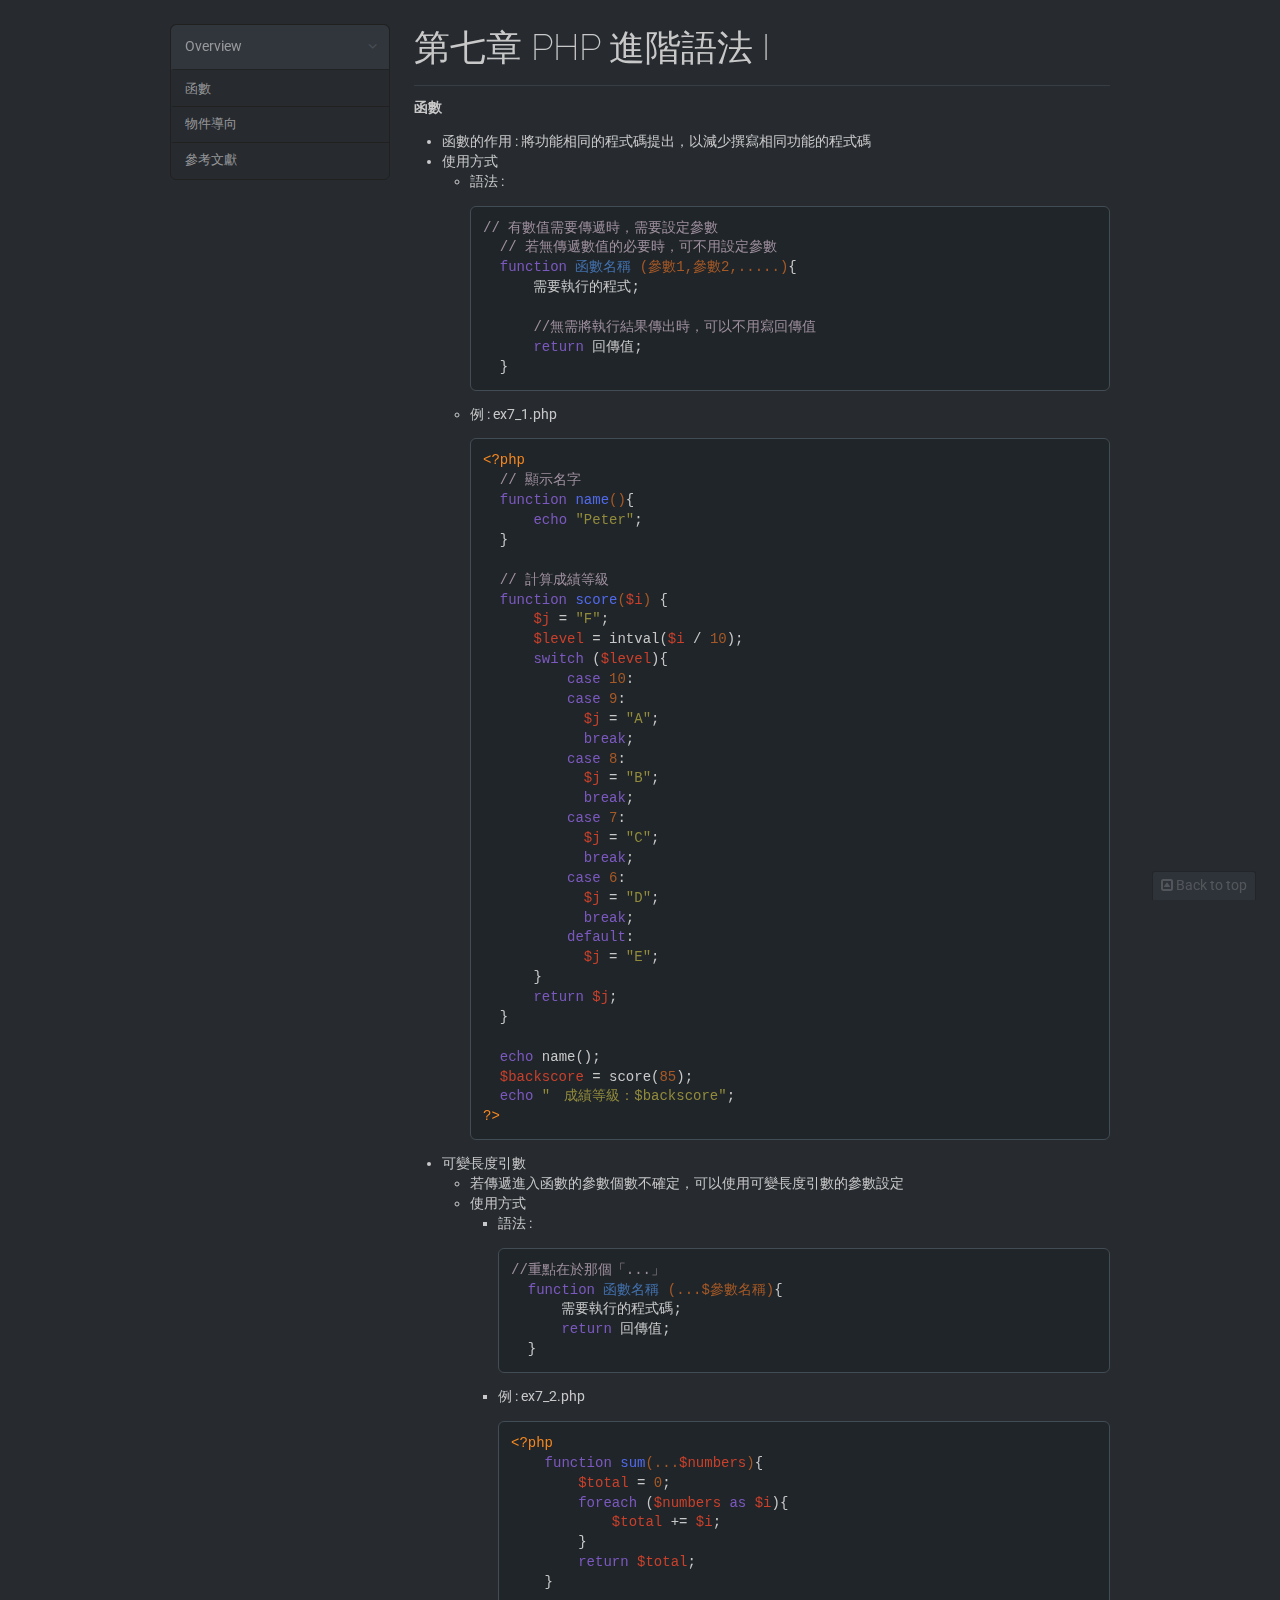
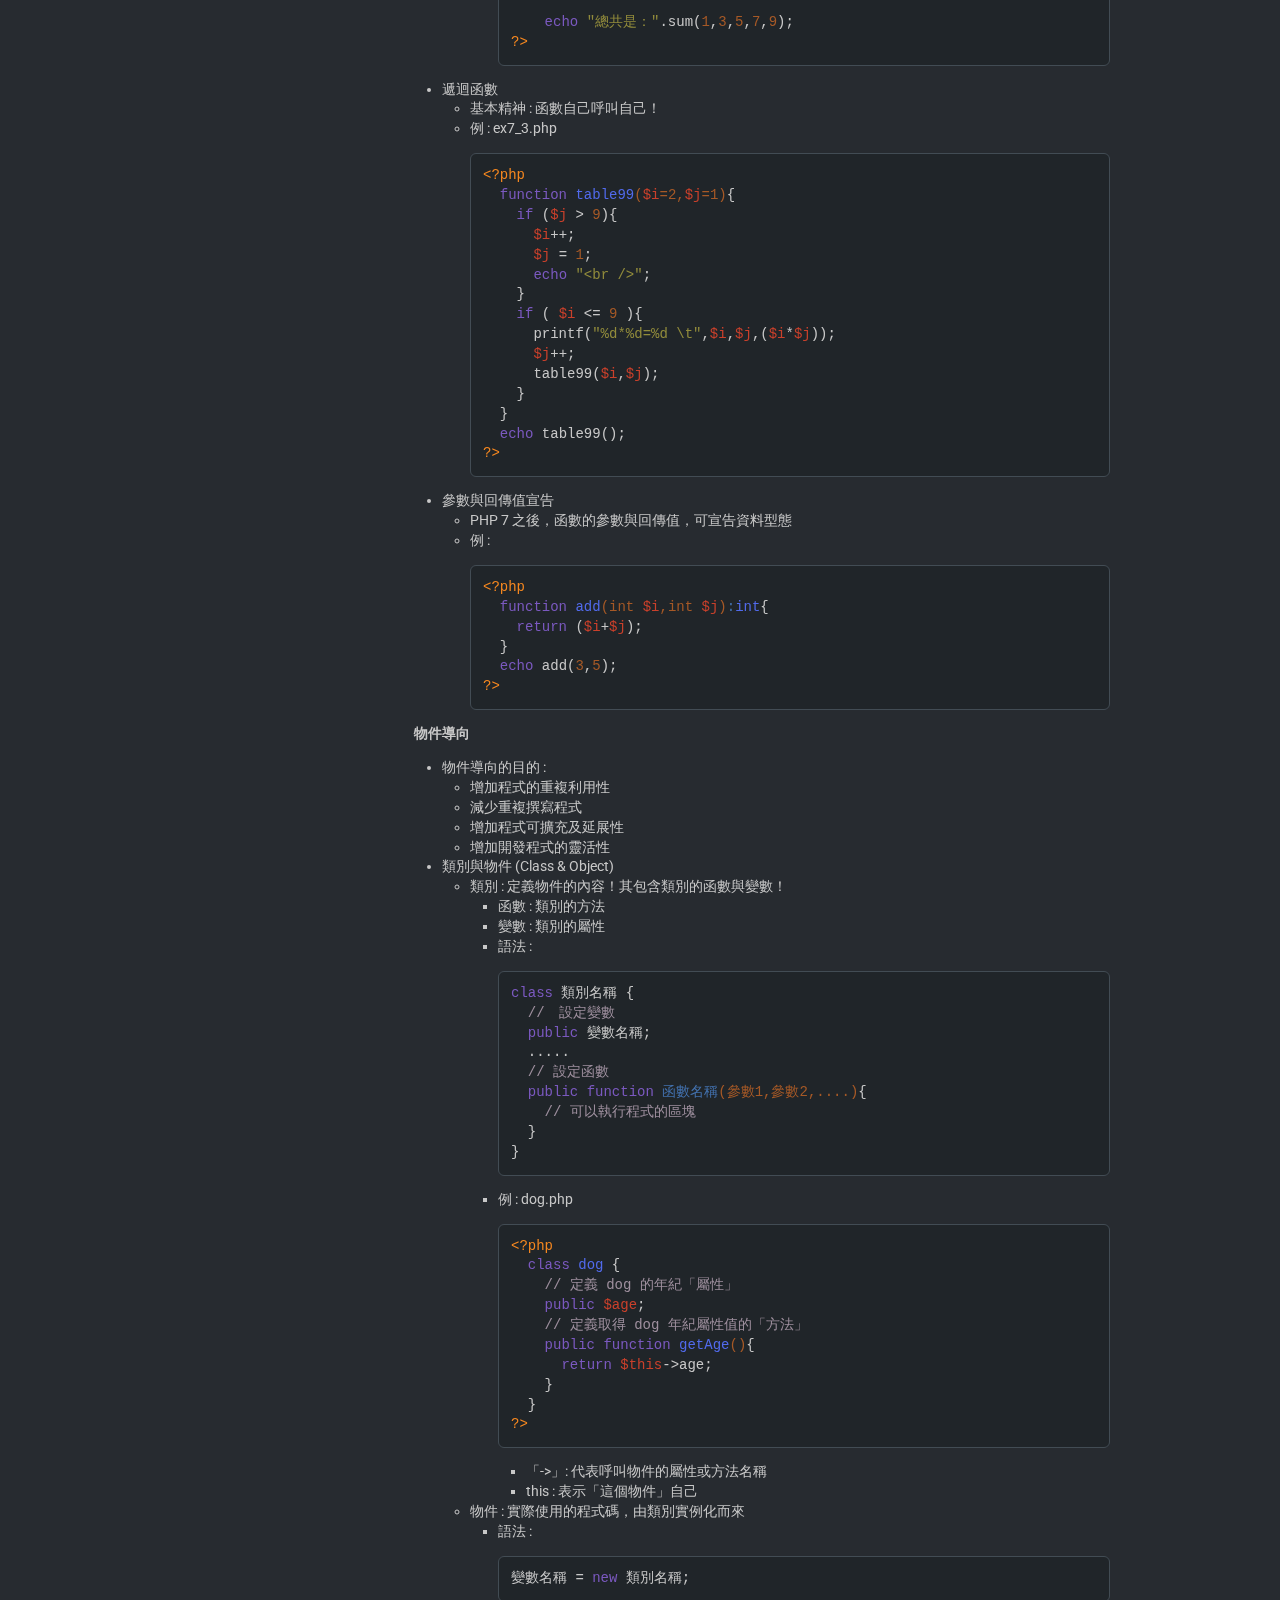
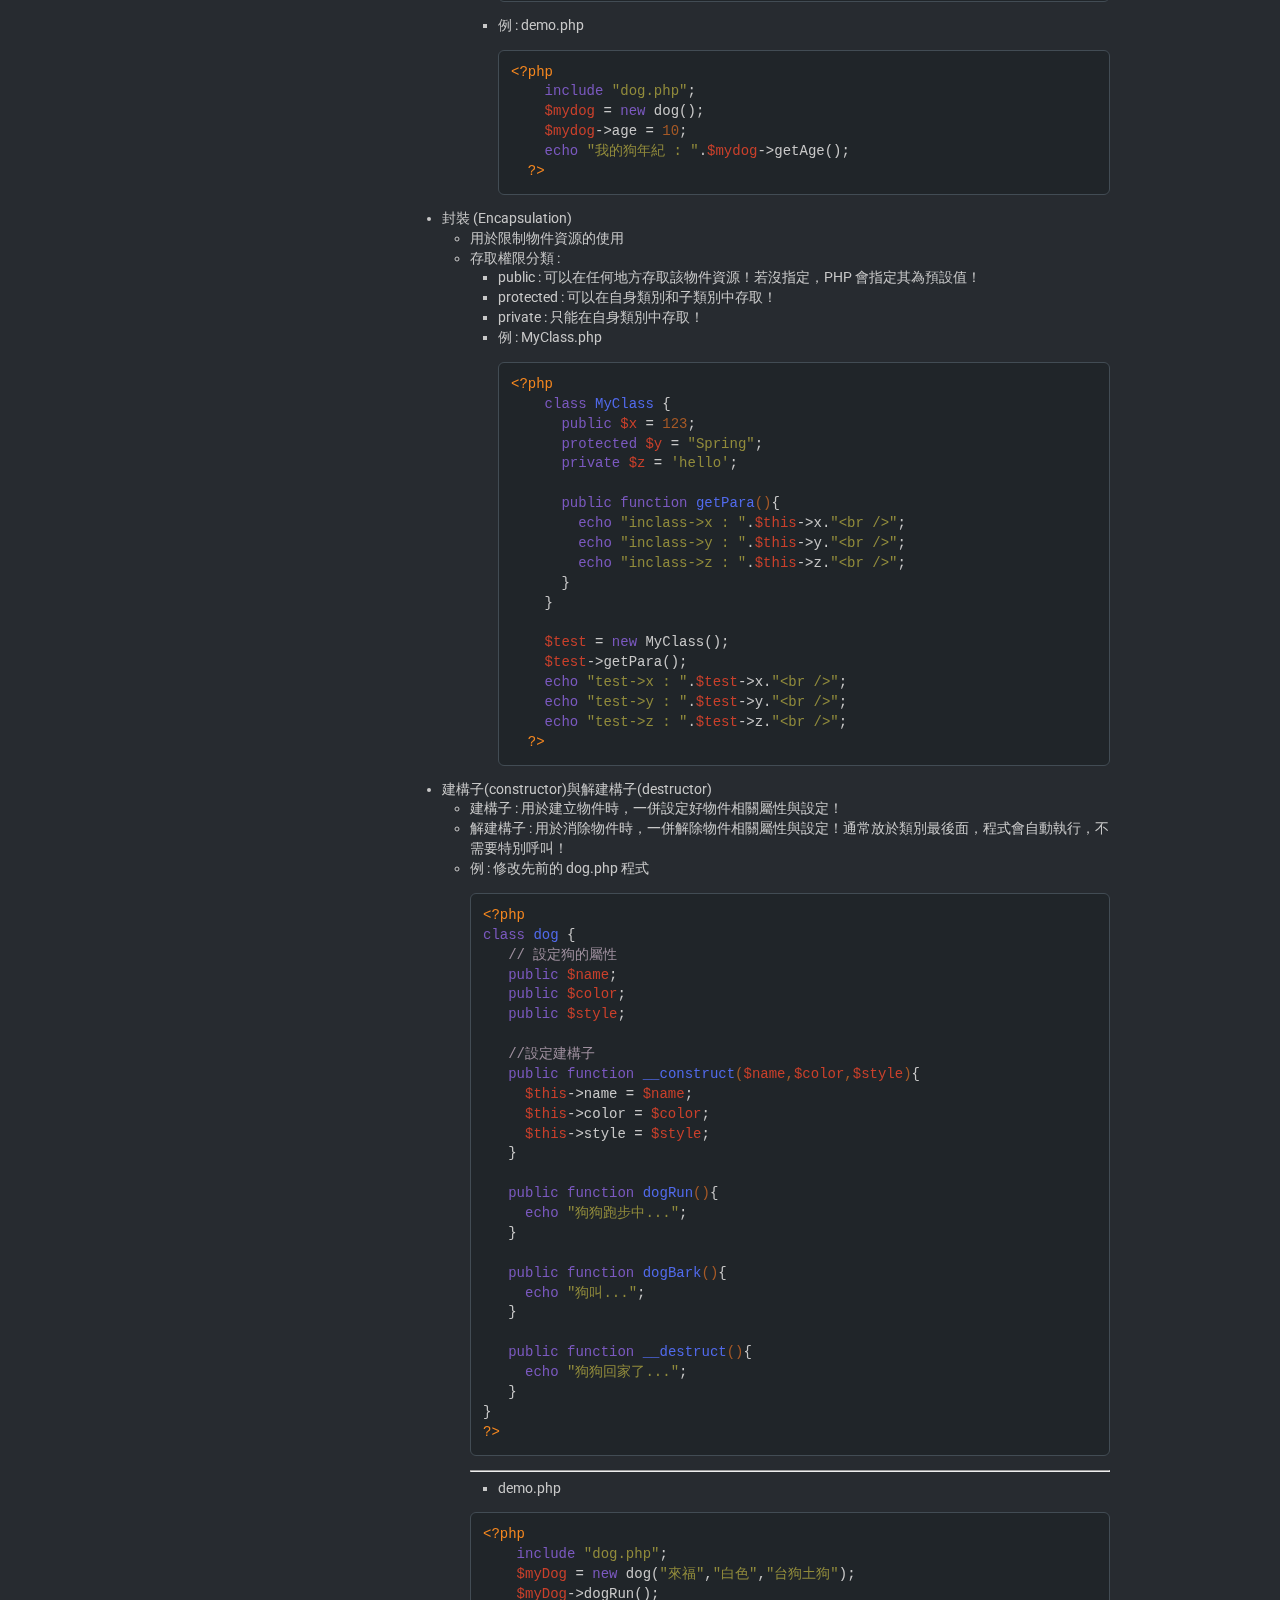
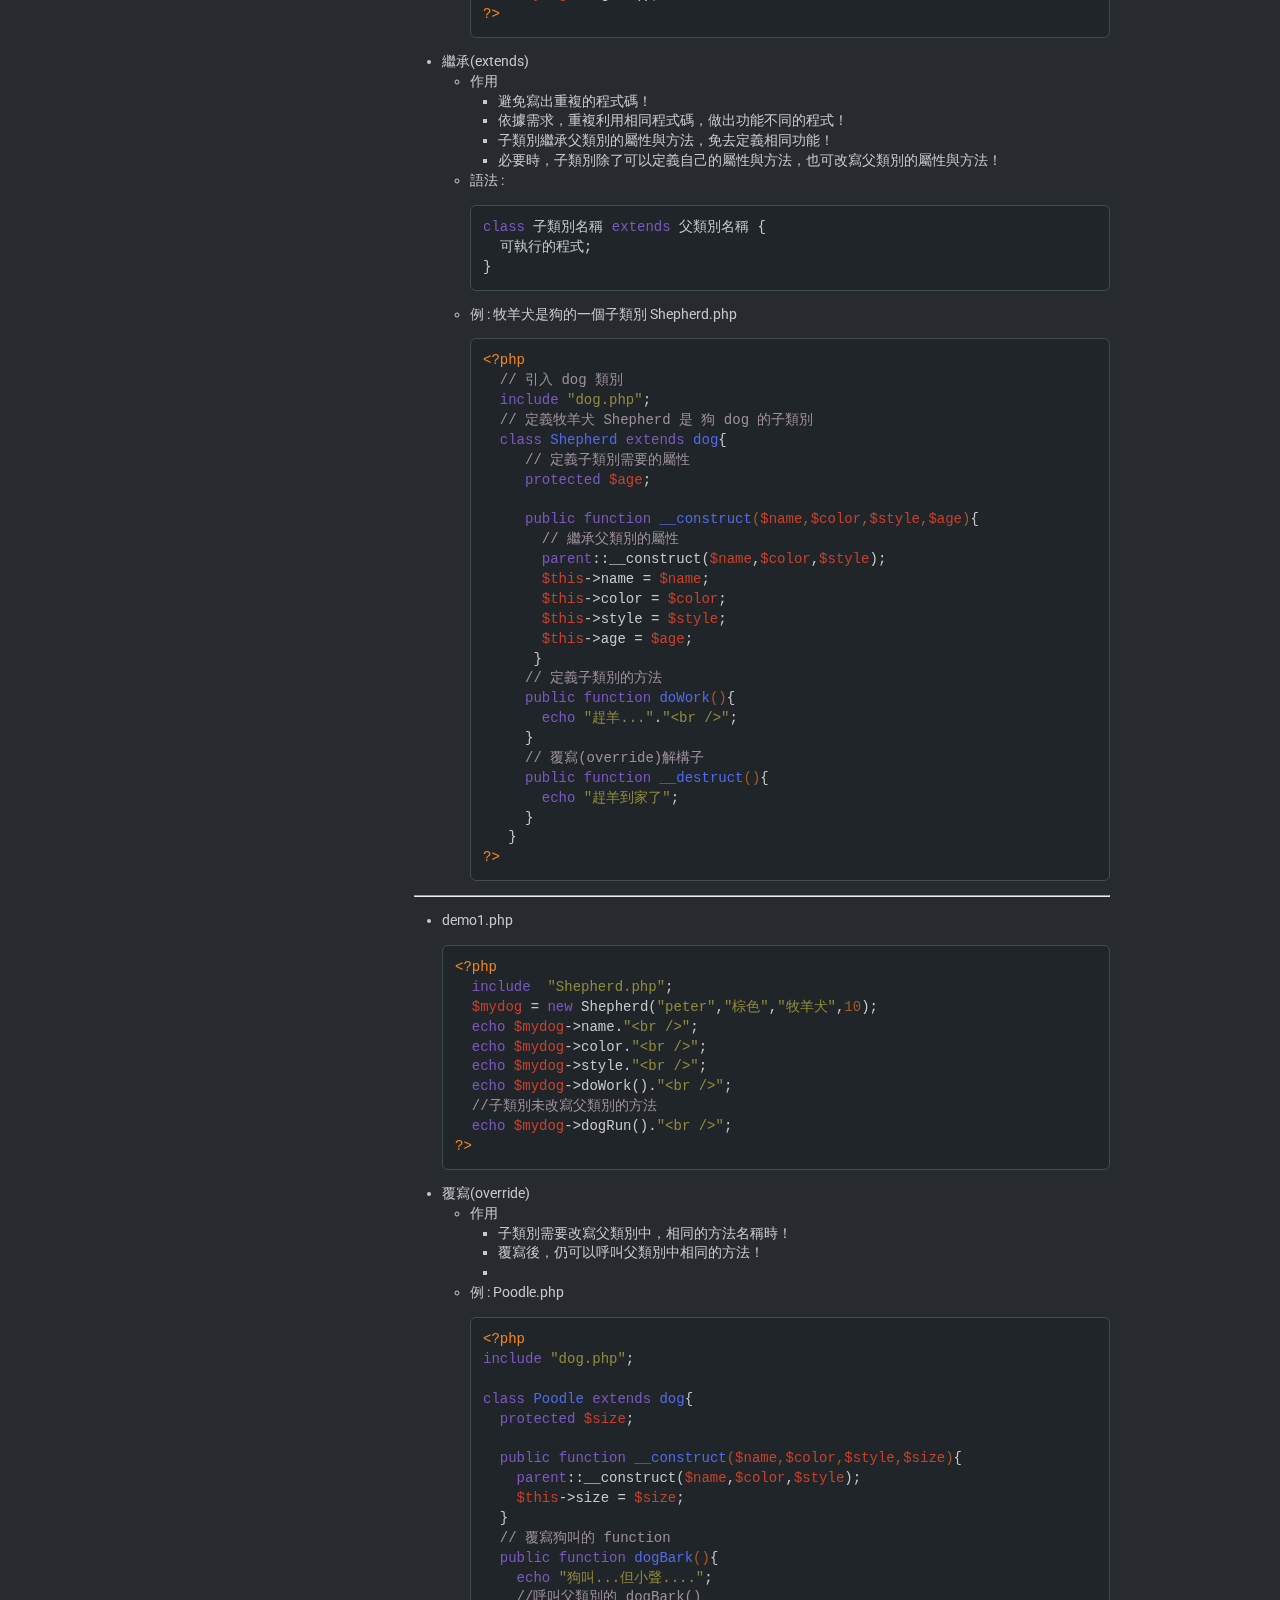
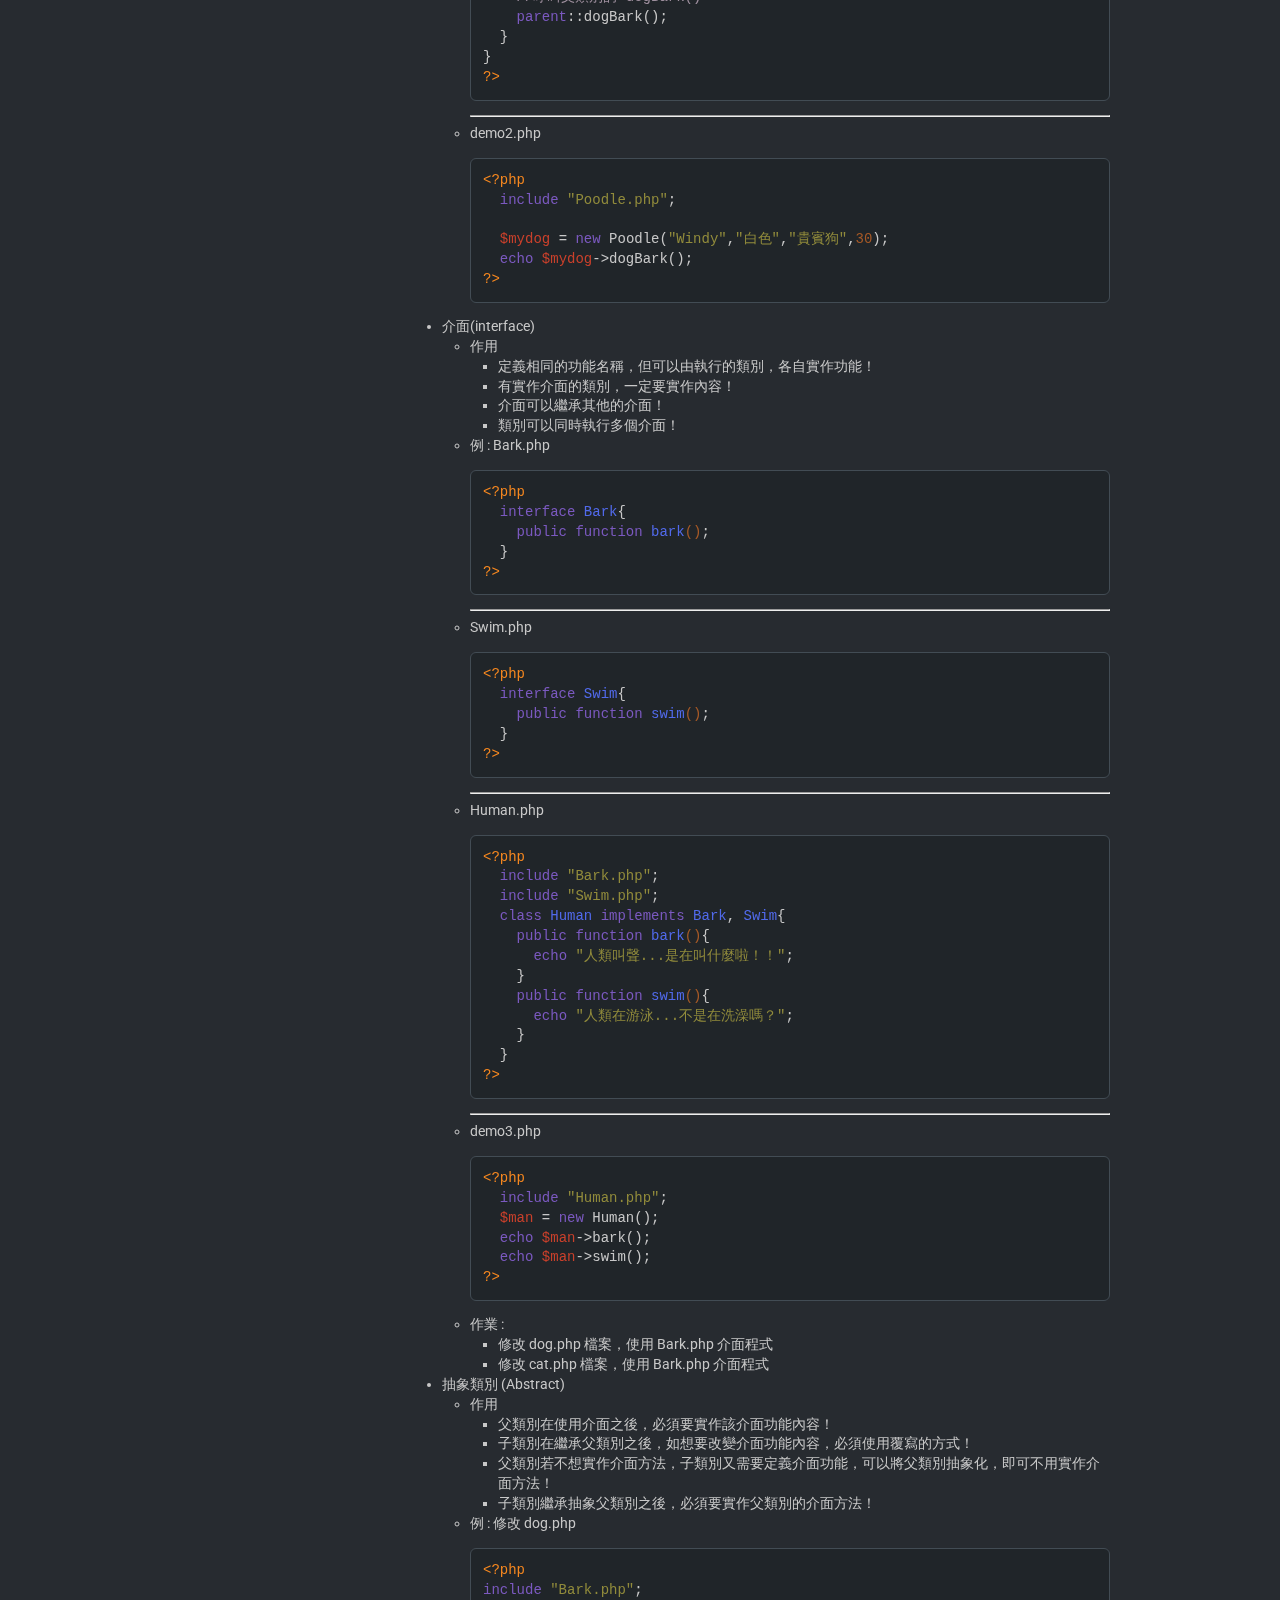
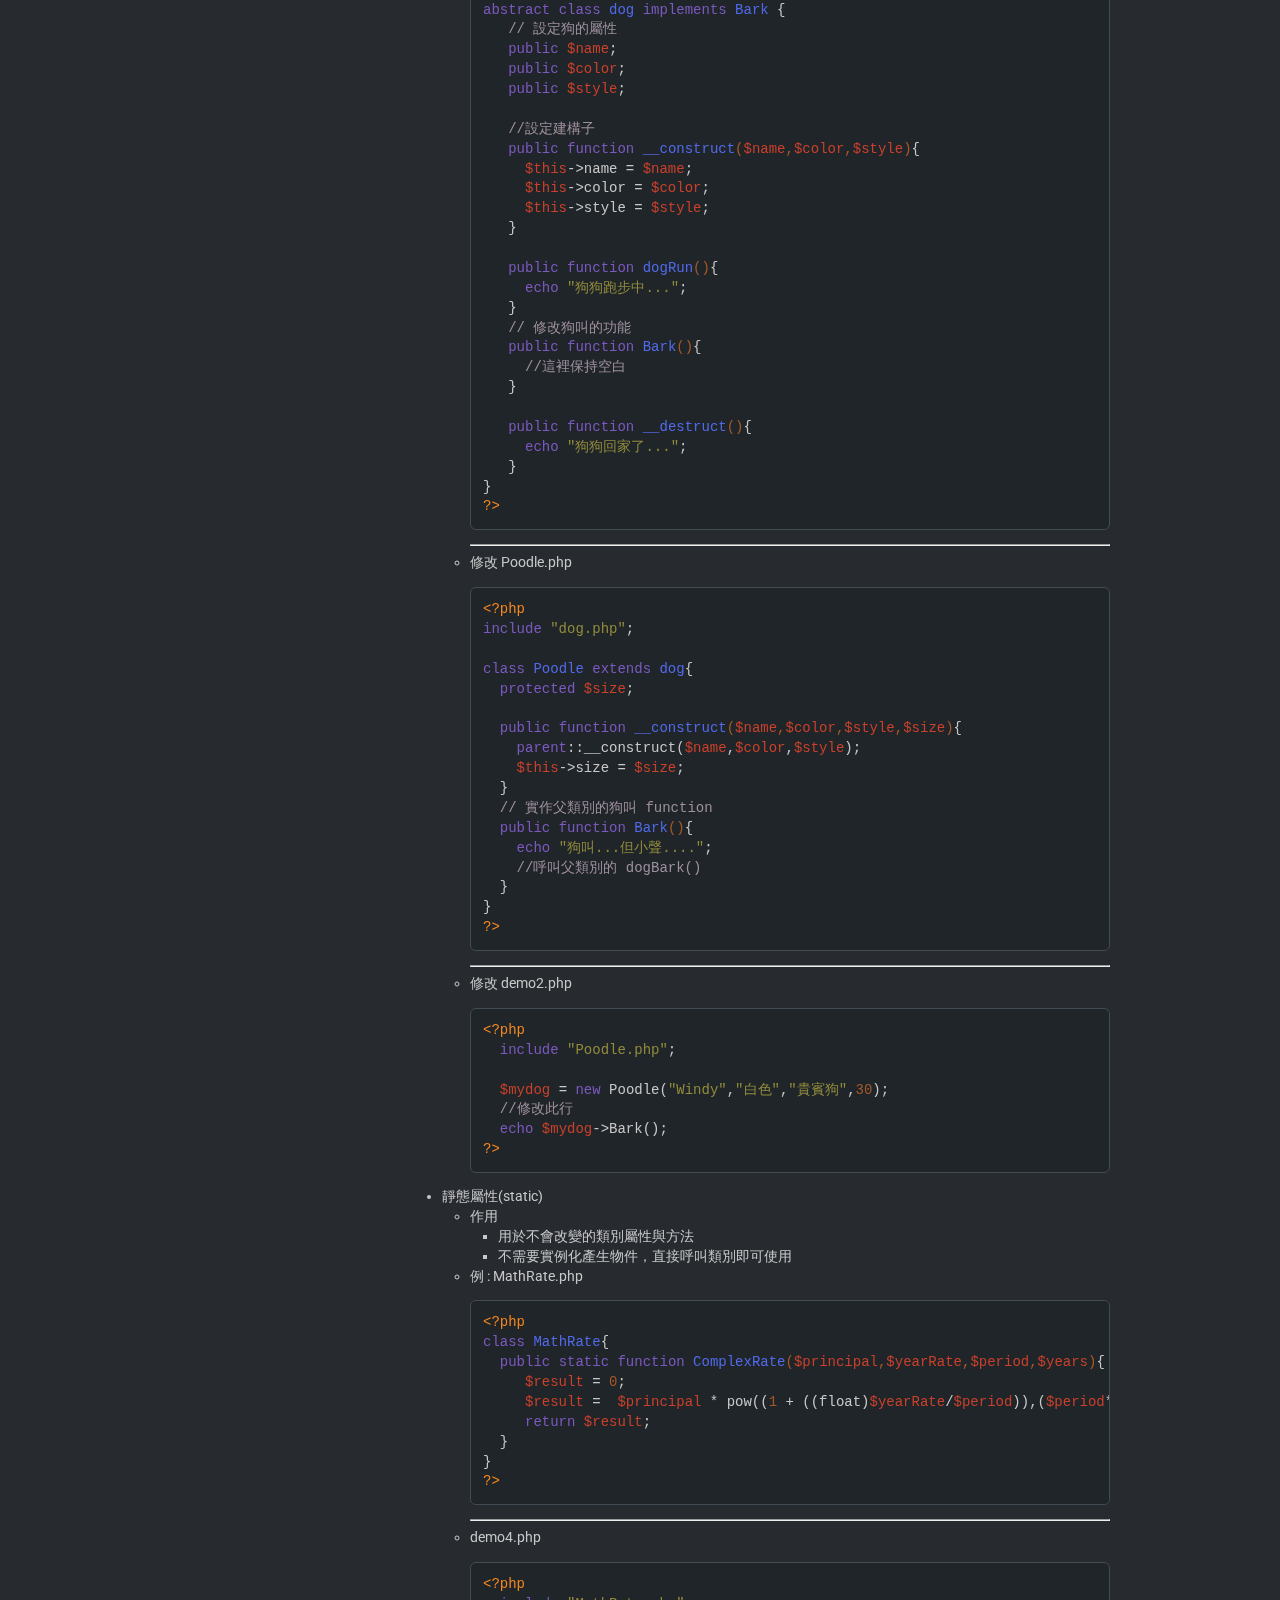
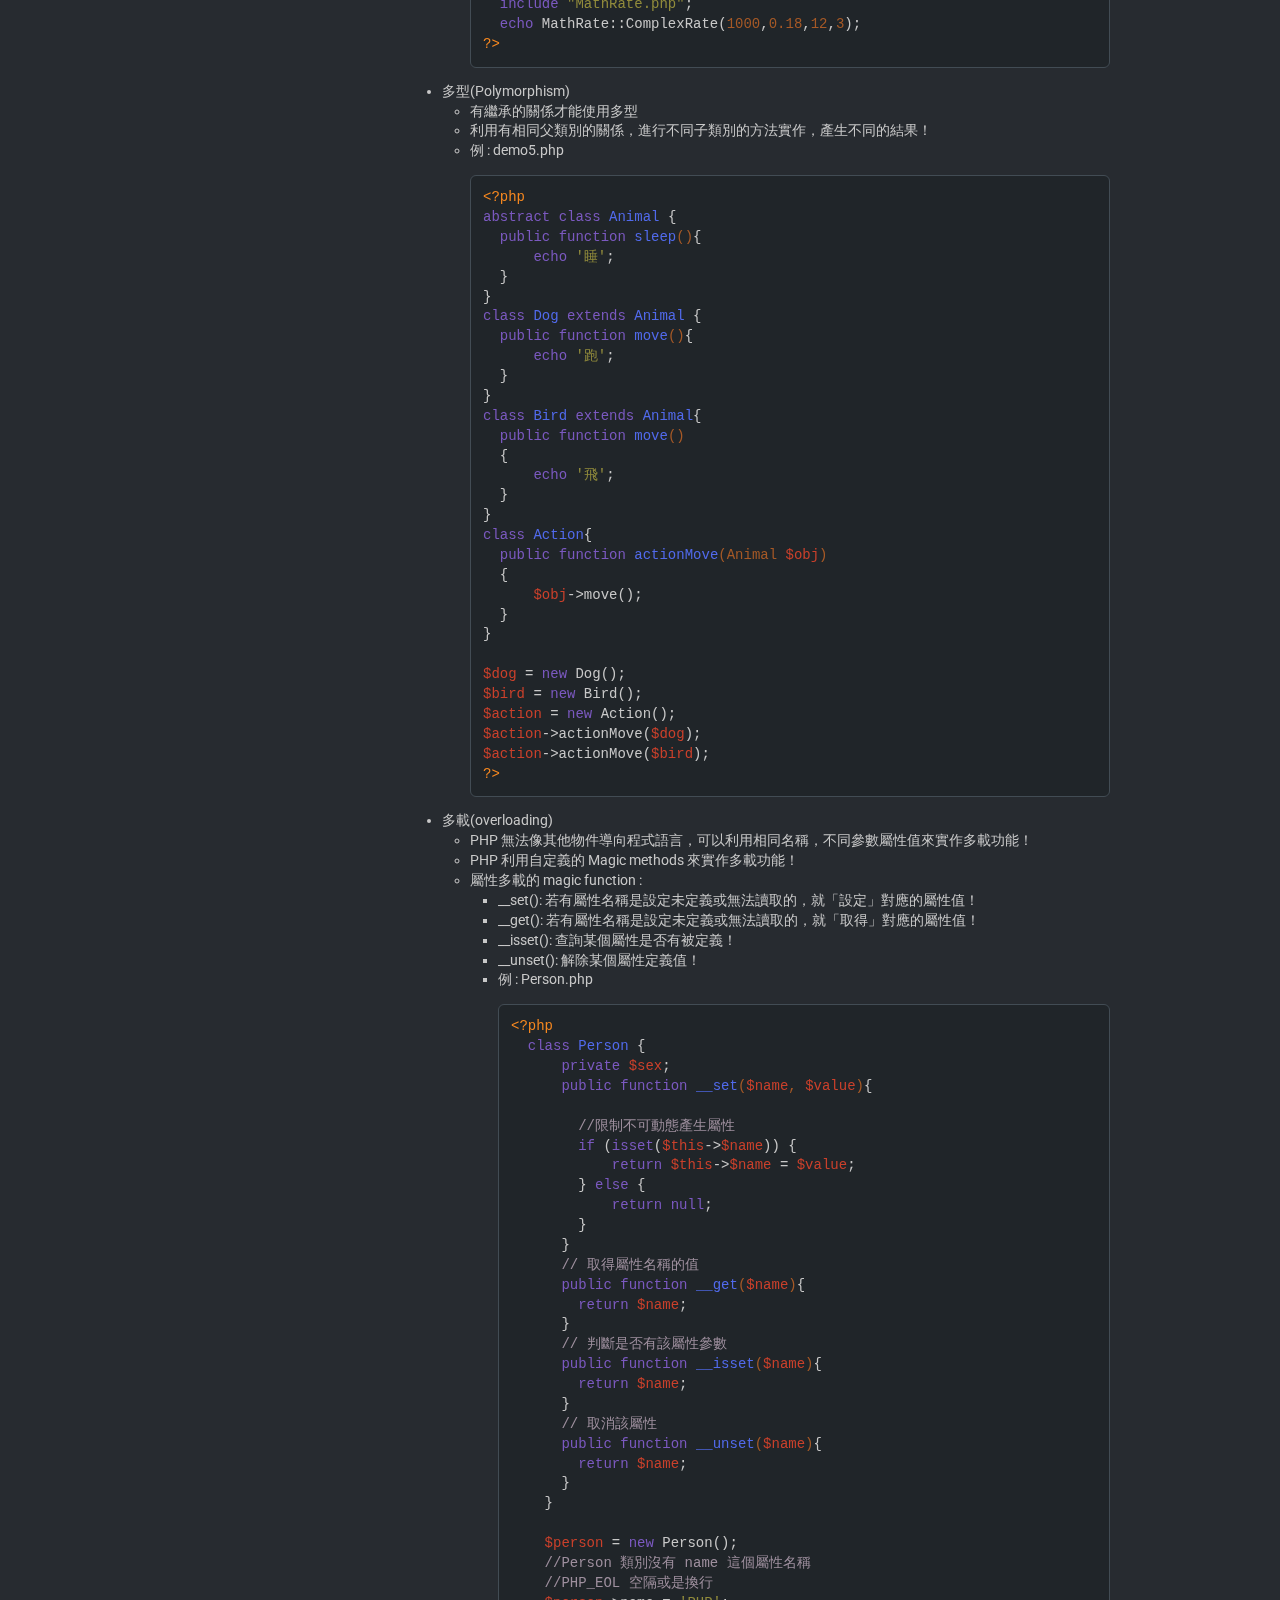
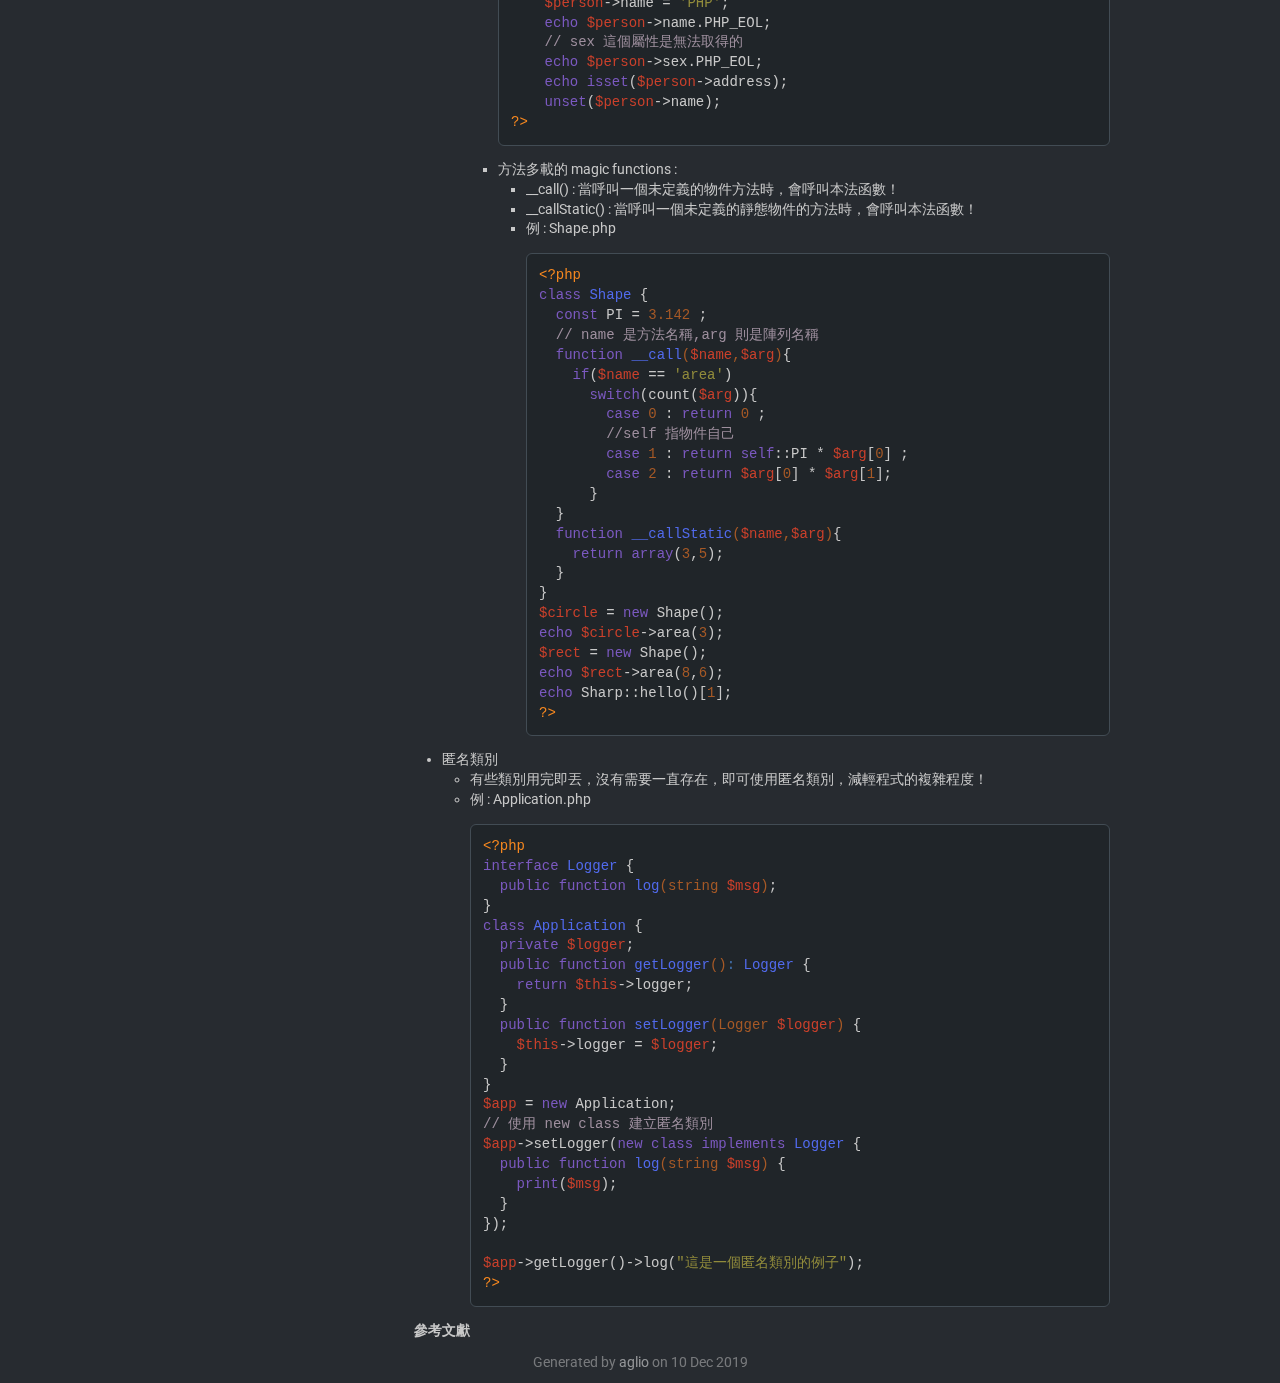
<file: ch7/index.html>
<!DOCTYPE html><html><head><meta charset="utf-8"><title>第七章 PHP 進階語法 I</title><link rel="stylesheet" href="https://maxcdn.bootstrapcdn.com/font-awesome/4.3.0/css/font-awesome.min.css"><style>@import url('https://fonts.googleapis.com/css?family=Roboto:400,700|Inconsolata|Raleway:200');.hljs-comment,.hljs-title{color:#8e908c}.hljs-variable,.hljs-attribute,.hljs-tag,.hljs-regexp,.ruby .hljs-constant,.xml .hljs-tag .hljs-title,.xml .hljs-pi,.xml .hljs-doctype,.html .hljs-doctype,.css .hljs-id,.css .hljs-class,.css .hljs-pseudo{color:#c82829}.hljs-number,.hljs-preprocessor,.hljs-pragma,.hljs-built_in,.hljs-literal,.hljs-params,.hljs-constant{color:#f5871f}.ruby .hljs-class .hljs-title,.css .hljs-rules .hljs-attribute{color:#eab700}.hljs-string,.hljs-value,.hljs-inheritance,.hljs-header,.ruby .hljs-symbol,.xml .hljs-cdata{color:#718c00}.css .hljs-hexcolor{color:#3e999f}.hljs-function,.python .hljs-decorator,.python .hljs-title,.ruby .hljs-function .hljs-title,.ruby .hljs-title .hljs-keyword,.perl .hljs-sub,.javascript .hljs-title,.coffeescript .hljs-title{color:#4271ae}.hljs-keyword,.javascript .hljs-function{color:#8959a8}.hljs{display:block;background:white;color:#4d4d4c;padding:.5em}.coffeescript .javascript,.javascript .xml,.tex .hljs-formula,.xml .javascript,.xml .vbscript,.xml .css,.xml .hljs-cdata{opacity:.5}.right .hljs-comment{color:#969896}.right .css .hljs-class,.right .css .hljs-id,.right .css .hljs-pseudo,.right .hljs-attribute,.right .hljs-regexp,.right .hljs-tag,.right .hljs-variable,.right .html .hljs-doctype,.right .ruby .hljs-constant,.right .xml .hljs-doctype,.right .xml .hljs-pi,.right .xml .hljs-tag .hljs-title{color:#c66}.right .hljs-built_in,.right .hljs-constant,.right .hljs-literal,.right .hljs-number,.right .hljs-params,.right .hljs-pragma,.right .hljs-preprocessor{color:#de935f}.right .css .hljs-rule .hljs-attribute,.right .ruby .hljs-class .hljs-title{color:#f0c674}.right .hljs-header,.right .hljs-inheritance,.right .hljs-name,.right .hljs-string,.right .hljs-value,.right .ruby .hljs-symbol,.right .xml .hljs-cdata{color:#b5bd68}.right .css .hljs-hexcolor,.right .hljs-title{color:#8abeb7}.right .coffeescript .hljs-title,.right .hljs-function,.right .javascript .hljs-title,.right .perl .hljs-sub,.right .python .hljs-decorator,.right .python .hljs-title,.right .ruby .hljs-function .hljs-title,.right .ruby .hljs-title .hljs-keyword{color:#81a2be}.right .hljs-keyword,.right .javascript .hljs-function{color:#b294bb}.right .hljs{display:block;overflow-x:auto;background:#1d1f21;color:#c5c8c6;padding:.5em;-webkit-text-size-adjust:none}.right .coffeescript .javascript,.right .javascript .xml,.right .tex .hljs-formula,.right .xml .css,.right .xml .hljs-cdata,.right .xml .javascript,.right .xml .vbscript{opacity:.5}.hljs-comment,.hljs-quote{color:#9e8f9e}.hljs-attribute,.hljs-link,.hljs-name,.hljs-regexp,.hljs-selector-class,.hljs-selector-id,.hljs-tag,.hljs-template-variable,.hljs-variable{color:#ca402b}.hljs-built_in,.hljs-literal,.hljs-meta,.hljs-number,.hljs-params,.hljs-type{color:#a65926}.hljs-bullet,.hljs-string,.hljs-symbol{color:#918b3b}.hljs-section,.hljs-title{color:#516aec}.hljs-keyword,.hljs-selector-tag{color:#7b59c0}.hljs{display:block;overflow-x:auto;background:#1b181b;color:#ab9bab;padding:.5em}.hljs-emphasis{font-style:italic}.hljs-strong{font-weight:700}.right .hljs-comment,.right .hljs-quote{color:#776977}.right .hljs-attribute,.right .hljs-link,.right .hljs-name,.right .hljs-regexp,.right .hljs-selector-class,.right .hljs-selector-id,.right .hljs-tag,.right .hljs-template-variable,.right .hljs-variable{color:#ca402b}.right .hljs-built_in,.right .hljs-literal,.right .hljs-meta,.right .hljs-number,.right .hljs-params,.right .hljs-type{color:#a65926}.right .hljs-bullet,.right .hljs-string,.right .hljs-symbol{color:#918b3b}.right .hljs-section,.right .hljs-title{color:#516aec}.right .hljs-keyword,.right .hljs-selector-tag{color:#7b59c0}.right .hljs{display:block;overflow-x:auto;background:#f7f3f7;color:#695d69;padding:.5em}.right .hljs-emphasis{font-style:italic}.right .hljs-strong{font-weight:700}body{color:#c8c8c8;background:#272b30;font:400 14px / 1.42 'Roboto',Helvetica,sans-serif}header{border-bottom:1px solid #373d44;margin-bottom:12px}h1,h2,h3,h4,h5{color:#c8c8c8;margin:12px 0}h1 .permalink,h2 .permalink,h3 .permalink,h4 .permalink,h5 .permalink{margin-left:0;opacity:0;transition:opacity .25s ease}h1:hover .permalink,h2:hover .permalink,h3:hover .permalink,h4:hover .permalink,h5:hover .permalink{opacity:1}.triple h1 .permalink,.triple h2 .permalink,.triple h3 .permalink,.triple h4 .permalink,.triple h5 .permalink{opacity:.15}.triple h1:hover .permalink,.triple h2:hover .permalink,.triple h3:hover .permalink,.triple h4:hover .permalink,.triple h5:hover .permalink{opacity:.15}h1{font:200 36px 'Raleway',Helvetica,sans-serif;font-size:36px}h2{font:200 36px 'Raleway',Helvetica,sans-serif;font-size:30px}h3{font-size:100%;text-transform:uppercase}h5{font-size:100%;font-weight:normal}p{margin:0 0 10px}p.choices{line-height:1.6}a{color:white;text-decoration:none}li p{margin:0}hr.split{border:0;height:1px;width:100%;padding-left:6px;margin:12px auto;background-image:linear-gradient(to right, rgba(200,200,200,0) 20%, rgba(200,200,200,0.2) 51.4%, rgba(39,43,48,0.2) 51.4%, rgba(39,43,48,0) 80%)}dl dt{float:left;width:130px;clear:left;text-align:right;overflow:hidden;text-overflow:ellipsis;white-space:nowrap;font-weight:700}dl dd{margin-left:150px}blockquote{color:rgba(200,200,200,0.5);font-size:15.5px;padding:10px 20px;margin:12px 0;border-left:5px solid #2b3237}blockquote p:last-child{margin-bottom:0}pre{background-color:#202529;padding:12px;border:1px solid #424c54;border-radius:6px;overflow:auto}pre code{color:#c8c8c8;background-color:transparent;padding:0;border:none}code{color:#ddd;background-color:#373b40;font:'Inconsolata',monospace;padding:1px 4px;border:1px solid #424c54;border-radius:3px}ul,ol{padding-left:2em}table{border-collapse:collapse;border-spacing:0;margin-bottom:12px}table tr:nth-child(2n){background-color:#22262a}table th,table td{padding:6px 12px;border:1px solid #101214}.text-muted{opacity:.5}.note,.warning{padding:.3em 1em;margin:1em 0;border-radius:2px;font-size:90%}.note h1,.warning h1,.note h2,.warning h2,.note h3,.warning h3,.note h4,.warning h4,.note h5,.warning h5,.note h6,.warning h6{font-family:200 36px 'Raleway',Helvetica,sans-serif;font-size:135%;font-weight:500}.note p,.warning p{margin:.5em 0}.note{color:#c8c8c8;background-color:#2b373e;border-left:4px solid #5bc0de}.note h1,.note h2,.note h3,.note h4,.note h5,.note h6{color:#5bc0de}.warning{color:#c8c8c8;background-color:#352b30;border-left:4px solid #e9322d}.warning h1,.warning h2,.warning h3,.warning h4,.warning h5,.warning h6{color:#e9322d}header{margin-top:24px}nav{position:fixed;top:24px;bottom:0;overflow-y:auto}nav .resource-group{padding:0}nav .resource-group .heading{position:relative}nav .resource-group .heading .chevron{position:absolute;top:12px;right:12px;opacity:.5}nav .resource-group .heading a{display:block;color:#c8c8c8;opacity:.7;border-left:2px solid transparent;margin:0}nav .resource-group .heading a:hover{text-decoration:none;background-color:bad-color;border-left:2px solid #c8c8c8}nav ul{list-style-type:none;padding-left:0}nav ul a{display:block;font-size:13px;color:rgba(200,200,200,0.7);padding:8px 12px;border-top:1px solid #202020;border-left:2px solid transparent;overflow:hidden;text-overflow:ellipsis;white-space:nowrap}nav ul a:hover{text-decoration:none;background-color:bad-color;border-left:2px solid #c8c8c8}nav ul>li{margin:0}nav ul>li:first-child{margin-top:-12px}nav ul>li:last-child{margin-bottom:-12px}nav ul ul a{padding-left:24px}nav ul ul li{margin:0}nav ul ul li:first-child{margin-top:0}nav ul ul li:last-child{margin-bottom:0}nav>div>div>ul>li:first-child>a{border-top:none}.preload *{transition:none !important}.pull-left{float:left}.pull-right{float:right}.badge{display:inline-block;float:right;min-width:10px;min-height:14px;padding:3px 7px;font-size:12px;color:#fff;background-color:#373d44;border-radius:10px;margin:-2px 0}.badge.get{color:white;background-color:#5bc0de}.badge.head{color:white;background-color:#5bc0de}.badge.options{color:white;background-color:#5bc0de}.badge.put{color:white;background-color:#f89406}.badge.patch{color:white;background-color:#f89406}.badge.post{color:white;background-color:#62c462}.badge.delete{color:white;background-color:#ee5f5b}.collapse-button{float:right}.collapse-button .close{display:none;color:white;cursor:pointer}.collapse-button .open{color:white;cursor:pointer}.collapse-button.show .close{display:inline}.collapse-button.show .open{display:none}.collapse-content{max-height:0;overflow:hidden;transition:max-height .3s ease-in-out}nav{width:220px}.container{max-width:940px;margin-left:auto;margin-right:auto}.container .row .content{margin-left:244px;width:696px}.container .row:after{content:'';display:block;clear:both}.container-fluid nav{width:22%}.container-fluid .row .content{margin-left:24%}.container-fluid.triple nav{width:16.5%;padding-right:1px}.container-fluid.triple .row .content{position:relative;margin-left:16.5%;padding-left:24px}.middle:before,.middle:after{content:'';display:table}.middle:after{clear:both}.middle{box-sizing:border-box;width:51.5%;padding-right:12px}.right{box-sizing:border-box;float:right;width:48.5%;padding-left:12px}.right a{color:#666}.right h1,.right h2,.right h3,.right h4,.right h5,.right p,.right div{color:#272b30}.right pre{background-color:#f7f6f5;border:1px solid #f7f6f5}.right pre code{color:#333}.right .description{margin-top:12px}.triple .resource-heading{font-size:125%}.definition{margin-top:12px;margin-bottom:12px}.definition .method{font-weight:bold}.definition .method.get{color:#2e98b8}.definition .method.head{color:#2e98b8}.definition .method.options{color:#2e98b8}.definition .method.post{color:#2eb82e}.definition .method.put{color:#b87f2e}.definition .method.patch{color:#b87f2e}.definition .method.delete{color:#b8322e}.definition .uri{word-break:break-all;word-wrap:break-word}.definition .hostname{opacity:.5}.example-names{background-color:#eee;padding:12px;border-radius:6px}.example-names .tab-button{cursor:pointer;color:#c8c8c8;border:1px solid #ddd;padding:6px;margin-left:12px}.example-names .tab-button.active{background-color:#d5d5d5}.right .example-names{background-color:#adaaa6}.right .example-names .tab-button{color:#272b30;border:1px solid #d8d4cf;border-radius:6px}.right .example-names .tab-button.active{background-color:#95918b}#nav-background{position:fixed;left:0;top:0;bottom:0;width:16.5%;padding-right:14.4px;background-color:#272b30;border-right:1px solid #272b30;z-index:-1}#right-panel-background{position:absolute;right:-12px;top:-12px;bottom:-12px;width:48.6%;background-color:#d8d4cf;z-index:-1}@media (max-width:1200px){nav{width:198px}.container{max-width:840px}.container .row .content{margin-left:224px;width:606px}}@media (max-width:992px){nav{width:169.4px}.container{max-width:720px}.container .row .content{margin-left:194px;width:526px}}@media (max-width:768px){nav{display:none}.container{width:95%;max-width:none}.container .row .content,.container-fluid .row .content,.container-fluid.triple .row .content{margin-left:auto;margin-right:auto;width:95%}#nav-background{display:none}#right-panel-background{width:48.6%}}.back-to-top{position:fixed;z-index:1;bottom:0;right:24px;padding:4px 8px;color:rgba(200,200,200,0.5);background-color:#373d44;text-decoration:none !important;border-top:1px solid #202020;border-left:1px solid #202020;border-right:1px solid #202020;border-top-left-radius:3px;border-top-right-radius:3px}.resource-group{padding:12px;margin-bottom:12px;background-color:#272b30;border:1px solid #202020;border-radius:6px}.resource-group h2.group-heading,.resource-group .heading a{padding:12px;margin:-12px -12px 12px -12px;background-color:#373d44;border-bottom:1px solid #202020;border-top-left-radius:6px;border-top-right-radius:6px;white-space:nowrap;text-overflow:ellipsis;overflow:hidden}.triple .content .resource-group{padding:0;border:none}.triple .content .resource-group h2.group-heading,.triple .content .resource-group .heading a{margin:0 0 12px 0;border:1px solid #202020}nav .resource-group .heading a{padding:12px;margin-bottom:0}nav .resource-group .collapse-content{padding:0}.action{margin-bottom:12px;padding:12px 12px 0 12px;overflow:hidden;border:1px solid transparent;border-radius:6px}.action h4.action-heading{padding:6px 12px;margin:-12px -12px 12px -12px;border-bottom:1px solid transparent;border-top-left-radius:6px;border-top-right-radius:6px;overflow:hidden}.action h4.action-heading .name{float:right;font-weight:normal;padding:6px 0}.action h4.action-heading .method{padding:6px 12px;margin-right:12px;border-radius:3px;display:inline-block}.action h4.action-heading .method.get{color:#fff;background-color:#2390b0}.action h4.action-heading .method.head{color:#fff;background-color:#2390b0}.action h4.action-heading .method.options{color:#fff;background-color:#2390b0}.action h4.action-heading .method.put{color:#fff;background-color:#945904}.action h4.action-heading .method.patch{color:#fff;background-color:#945904}.action h4.action-heading .method.post{color:#fff;background-color:#348c34}.action h4.action-heading .method.delete{color:#fff;background-color:#ce1a15}.action h4.action-heading code{color:black;background-color:rgba(255,255,255,0.7);border-color:transparent;font-weight:normal;word-break:break-all;display:inline-block;margin-top:2px}.action dl.inner{padding-bottom:2px}.action .title{border-bottom:1px solid #272b30;margin:0 -12px -1px -12px;padding:12px}.action.get{border-color:#202020}.action.get h4.action-heading{color:#2390b0;background:#5bc0de;border-bottom-color:#202020}.action.head{border-color:#202020}.action.head h4.action-heading{color:#2390b0;background:#5bc0de;border-bottom-color:#202020}.action.options{border-color:#202020}.action.options h4.action-heading{color:#2390b0;background:#5bc0de;border-bottom-color:#202020}.action.post{border-color:#202020}.action.post h4.action-heading{color:#348c34;background:#62c462;border-bottom-color:#202020}.action.put{border-color:#202020}.action.put h4.action-heading{color:#945904;background:#f89406;border-bottom-color:#202020}.action.patch{border-color:#202020}.action.patch h4.action-heading{color:#945904;background:#f89406;border-bottom-color:#202020}.action.delete{border-color:#202020}.action.delete h4.action-heading{color:#ce1a15;background:#ee5f5b;border-bottom-color:#202020}</style></head><body class="preload"><a href="#top" class="text-muted back-to-top"><i class="fa fa-toggle-up"></i>&nbsp;Back to top</a><div class="container"><div class="row"><nav><div class="resource-group"><div class="heading"><div class="chevron"><i class="open fa fa-angle-down"></i></div><a href="#top">Overview</a></div><div class="collapse-content"><ul><li><a href="#header-函數">函數</a></li><li><a href="#header-物件導向">物件導向</a></li><li><a href="#header-參考文獻">參考文獻</a></li></ul></div></div></nav><div class="content"><header><h1 id="top">第七章 PHP 進階語法 I</h1></header><h4 id="header-函數">函數 <a class="permalink" href="#header-函數" aria-hidden="true">¶</a></h4>
<ul>
<li>
<p>函數的作用 : 將功能相同的程式碼提出，以減少撰寫相同功能的程式碼</p>
</li>
<li>
<p>使用方式</p>
<ul>
<li>語法 :<pre><code class="language-php"><span class="hljs-comment">// 有數值需要傳遞時，需要設定參數</span>
  <span class="hljs-comment">// 若無傳遞數值的必要時，可不用設定參數</span>
  <span class="hljs-function"><span class="hljs-keyword">function</span> 函數名稱 <span class="hljs-params">(參數<span class="hljs-number">1</span>,參數<span class="hljs-number">2</span>,.....)</span></span>{
      需要執行的程式;

      <span class="hljs-comment">//無需將執行結果傳出時，可以不用寫回傳值</span>
      <span class="hljs-keyword">return</span> 回傳值;
  }</code></pre>
</li>
<li>例 : ex7_1.php<pre><code class="language-php"><span class="hljs-preprocessor">&lt;?php</span>
  <span class="hljs-comment">// 顯示名字</span>
  <span class="hljs-function"><span class="hljs-keyword">function</span> <span class="hljs-title">name</span><span class="hljs-params">()</span></span>{
      <span class="hljs-keyword">echo</span> <span class="hljs-string">"Peter"</span>;
  }

  <span class="hljs-comment">// 計算成績等級</span>
  <span class="hljs-function"><span class="hljs-keyword">function</span> <span class="hljs-title">score</span><span class="hljs-params">(<span class="hljs-variable">$i</span>)</span> </span>{
      <span class="hljs-variable">$j</span> = <span class="hljs-string">"F"</span>;
      <span class="hljs-variable">$level</span> = intval(<span class="hljs-variable">$i</span> / <span class="hljs-number">10</span>);
      <span class="hljs-keyword">switch</span> (<span class="hljs-variable">$level</span>){
          <span class="hljs-keyword">case</span> <span class="hljs-number">10</span>:
          <span class="hljs-keyword">case</span> <span class="hljs-number">9</span>:
            <span class="hljs-variable">$j</span> = <span class="hljs-string">"A"</span>;
            <span class="hljs-keyword">break</span>;
          <span class="hljs-keyword">case</span> <span class="hljs-number">8</span>:
            <span class="hljs-variable">$j</span> = <span class="hljs-string">"B"</span>;
            <span class="hljs-keyword">break</span>;
          <span class="hljs-keyword">case</span> <span class="hljs-number">7</span>:
            <span class="hljs-variable">$j</span> = <span class="hljs-string">"C"</span>;
            <span class="hljs-keyword">break</span>;
          <span class="hljs-keyword">case</span> <span class="hljs-number">6</span>:
            <span class="hljs-variable">$j</span> = <span class="hljs-string">"D"</span>;
            <span class="hljs-keyword">break</span>;
          <span class="hljs-keyword">default</span>:
            <span class="hljs-variable">$j</span> = <span class="hljs-string">"E"</span>;
      }
      <span class="hljs-keyword">return</span> <span class="hljs-variable">$j</span>;
  }

  <span class="hljs-keyword">echo</span> name();
  <span class="hljs-variable">$backscore</span> = score(<span class="hljs-number">85</span>);
  <span class="hljs-keyword">echo</span> <span class="hljs-string">"　成績等級：$backscore"</span>;
<span class="hljs-preprocessor">?&gt;</span></code></pre>
</li>
</ul>
</li>
<li>
<p>可變長度引數</p>
<ul>
<li>若傳遞進入函數的參數個數不確定，可以使用可變長度引數的參數設定</li>
<li>使用方式
<ul>
<li>語法 :<pre><code class="language-php"><span class="hljs-comment">//重點在於那個「...」</span>
  <span class="hljs-function"><span class="hljs-keyword">function</span> 函數名稱 <span class="hljs-params">(...$參數名稱)</span></span>{
      需要執行的程式碼;
      <span class="hljs-keyword">return</span> 回傳值;
  }</code></pre>
</li>
<li>例 : ex7_2.php<pre><code class="language-php"><span class="hljs-preprocessor">&lt;?php</span>
    <span class="hljs-function"><span class="hljs-keyword">function</span> <span class="hljs-title">sum</span><span class="hljs-params">(...<span class="hljs-variable">$numbers</span>)</span></span>{
        <span class="hljs-variable">$total</span> = <span class="hljs-number">0</span>;
        <span class="hljs-keyword">foreach</span> (<span class="hljs-variable">$numbers</span> <span class="hljs-keyword">as</span> <span class="hljs-variable">$i</span>){
            <span class="hljs-variable">$total</span> += <span class="hljs-variable">$i</span>;
        }
        <span class="hljs-keyword">return</span> <span class="hljs-variable">$total</span>;
    }

    <span class="hljs-keyword">echo</span> <span class="hljs-string">"總共是："</span>.sum(<span class="hljs-number">1</span>,<span class="hljs-number">3</span>,<span class="hljs-number">5</span>,<span class="hljs-number">7</span>,<span class="hljs-number">9</span>);
<span class="hljs-preprocessor">?&gt;</span></code></pre>
</li>
</ul>
</li>
</ul>
</li>
<li>
<p>遞迴函數</p>
<ul>
<li>基本精神 : 函數自己呼叫自己！</li>
<li>例 : ex7_3.php<pre><code class="language-php"><span class="hljs-preprocessor">&lt;?php</span>
  <span class="hljs-function"><span class="hljs-keyword">function</span> <span class="hljs-title">table99</span><span class="hljs-params">(<span class="hljs-variable">$i</span>=<span class="hljs-number">2</span>,<span class="hljs-variable">$j</span>=<span class="hljs-number">1</span>)</span></span>{
    <span class="hljs-keyword">if</span> (<span class="hljs-variable">$j</span> &gt; <span class="hljs-number">9</span>){
      <span class="hljs-variable">$i</span>++;
      <span class="hljs-variable">$j</span> = <span class="hljs-number">1</span>;
      <span class="hljs-keyword">echo</span> <span class="hljs-string">"&lt;br /&gt;"</span>;
    }
    <span class="hljs-keyword">if</span> ( <span class="hljs-variable">$i</span> &lt;= <span class="hljs-number">9</span> ){
      printf(<span class="hljs-string">"%d*%d=%d \t"</span>,<span class="hljs-variable">$i</span>,<span class="hljs-variable">$j</span>,(<span class="hljs-variable">$i</span>*<span class="hljs-variable">$j</span>));
      <span class="hljs-variable">$j</span>++;
      table99(<span class="hljs-variable">$i</span>,<span class="hljs-variable">$j</span>);
    }
  }
  <span class="hljs-keyword">echo</span> table99();
<span class="hljs-preprocessor">?&gt;</span></code></pre>
</li>
</ul>
</li>
<li>
<p>參數與回傳值宣告</p>
<ul>
<li>PHP 7 之後，函數的參數與回傳值，可宣告資料型態</li>
<li>例 :<pre><code class="language-php"><span class="hljs-preprocessor">&lt;?php</span>
  <span class="hljs-function"><span class="hljs-keyword">function</span> <span class="hljs-title">add</span><span class="hljs-params">(int <span class="hljs-variable">$i</span>,int <span class="hljs-variable">$j</span>)</span>:<span class="hljs-title">int</span></span>{
    <span class="hljs-keyword">return</span> (<span class="hljs-variable">$i</span>+<span class="hljs-variable">$j</span>);
  }
  <span class="hljs-keyword">echo</span> add(<span class="hljs-number">3</span>,<span class="hljs-number">5</span>);
<span class="hljs-preprocessor">?&gt;</span></code></pre>
</li>
</ul>
</li>
</ul>
<h4 id="header-物件導向">物件導向 <a class="permalink" href="#header-物件導向" aria-hidden="true">¶</a></h4>
<ul>
<li>
<p>物件導向的目的 :</p>
<ul>
<li>增加程式的重複利用性</li>
<li>減少重複撰寫程式</li>
<li>增加程式可擴充及延展性</li>
<li>增加開發程式的靈活性</li>
</ul>
</li>
<li>
<p>類別與物件 (Class &amp; Object)</p>
<ul>
<li>
<p>類別 : 定義物件的內容！其包含類別的函數與變數！</p>
<ul>
<li>函數 : 類別的方法</li>
<li>變數 : 類別的屬性</li>
<li>語法 :<pre><code class="language-php"><span class="hljs-class"><span class="hljs-keyword">class</span> 類別名稱 </span>{
  <span class="hljs-comment">//　設定變數</span>
  <span class="hljs-keyword">public</span> 變數名稱;
  .....
  <span class="hljs-comment">// 設定函數</span>
  <span class="hljs-keyword">public</span> <span class="hljs-function"><span class="hljs-keyword">function</span> 函數名稱<span class="hljs-params">(參數<span class="hljs-number">1</span>,參數<span class="hljs-number">2</span>,....)</span></span>{
    <span class="hljs-comment">// 可以執行程式的區塊</span>
  }
}</code></pre>
</li>
<li>例 : dog.php<pre><code class="language-php"><span class="hljs-preprocessor">&lt;?php</span>
  <span class="hljs-class"><span class="hljs-keyword">class</span> <span class="hljs-title">dog</span> </span>{
    <span class="hljs-comment">// 定義 dog 的年紀「屬性」</span>
    <span class="hljs-keyword">public</span> <span class="hljs-variable">$age</span>;
    <span class="hljs-comment">// 定義取得 dog 年紀屬性值的「方法」</span>
    <span class="hljs-keyword">public</span> <span class="hljs-function"><span class="hljs-keyword">function</span> <span class="hljs-title">getAge</span><span class="hljs-params">()</span></span>{
      <span class="hljs-keyword">return</span> <span class="hljs-variable">$this</span>-&gt;age;
    }
  }
<span class="hljs-preprocessor">?&gt;</span></code></pre>
<ul>
<li>「-&gt;」: 代表呼叫物件的屬性或方法名稱</li>
<li>this : 表示「這個物件」自己</li>
</ul>
</li>
</ul>
</li>
<li>
<p>物件 : 實際使用的程式碼，由類別實例化而來</p>
<ul>
<li>語法 :<pre><code class="language-php">變數名稱 = <span class="hljs-keyword">new</span> 類別名稱;</code></pre>
</li>
<li>例 : demo.php<pre><code class="language-php"><span class="hljs-preprocessor">&lt;?php</span>
    <span class="hljs-keyword">include</span> <span class="hljs-string">"dog.php"</span>;
    <span class="hljs-variable">$mydog</span> = <span class="hljs-keyword">new</span> dog();
    <span class="hljs-variable">$mydog</span>-&gt;age = <span class="hljs-number">10</span>;
    <span class="hljs-keyword">echo</span> <span class="hljs-string">"我的狗年紀 : "</span>.<span class="hljs-variable">$mydog</span>-&gt;getAge();
  <span class="hljs-preprocessor">?&gt;</span></code></pre>
</li>
</ul>
</li>
</ul>
</li>
<li>
<p>封裝 (Encapsulation)</p>
<ul>
<li>用於限制物件資源的使用</li>
<li>存取權限分類 :
<ul>
<li>public : 可以在任何地方存取該物件資源！若沒指定，PHP 會指定其為預設值！</li>
<li>protected : 可以在自身類別和子類別中存取！</li>
<li>private : 只能在自身類別中存取！</li>
<li>例 : MyClass.php<pre><code class="language-php"><span class="hljs-preprocessor">&lt;?php</span>
    <span class="hljs-class"><span class="hljs-keyword">class</span> <span class="hljs-title">MyClass</span> </span>{
      <span class="hljs-keyword">public</span> <span class="hljs-variable">$x</span> = <span class="hljs-number">123</span>;
      <span class="hljs-keyword">protected</span> <span class="hljs-variable">$y</span> = <span class="hljs-string">"Spring"</span>;
      <span class="hljs-keyword">private</span> <span class="hljs-variable">$z</span> = <span class="hljs-string">'hello'</span>;

      <span class="hljs-keyword">public</span> <span class="hljs-function"><span class="hljs-keyword">function</span> <span class="hljs-title">getPara</span><span class="hljs-params">()</span></span>{
        <span class="hljs-keyword">echo</span> <span class="hljs-string">"inclass-&gt;x : "</span>.<span class="hljs-variable">$this</span>-&gt;x.<span class="hljs-string">"&lt;br /&gt;"</span>;
        <span class="hljs-keyword">echo</span> <span class="hljs-string">"inclass-&gt;y : "</span>.<span class="hljs-variable">$this</span>-&gt;y.<span class="hljs-string">"&lt;br /&gt;"</span>;
        <span class="hljs-keyword">echo</span> <span class="hljs-string">"inclass-&gt;z : "</span>.<span class="hljs-variable">$this</span>-&gt;z.<span class="hljs-string">"&lt;br /&gt;"</span>;
      }
    }

    <span class="hljs-variable">$test</span> = <span class="hljs-keyword">new</span> MyClass();
    <span class="hljs-variable">$test</span>-&gt;getPara();
    <span class="hljs-keyword">echo</span> <span class="hljs-string">"test-&gt;x : "</span>.<span class="hljs-variable">$test</span>-&gt;x.<span class="hljs-string">"&lt;br /&gt;"</span>;
    <span class="hljs-keyword">echo</span> <span class="hljs-string">"test-&gt;y : "</span>.<span class="hljs-variable">$test</span>-&gt;y.<span class="hljs-string">"&lt;br /&gt;"</span>;
    <span class="hljs-keyword">echo</span> <span class="hljs-string">"test-&gt;z : "</span>.<span class="hljs-variable">$test</span>-&gt;z.<span class="hljs-string">"&lt;br /&gt;"</span>;
  <span class="hljs-preprocessor">?&gt;</span></code></pre>
</li>
</ul>
</li>
</ul>
</li>
<li>
<p>建構子(constructor)與解建構子(destructor)</p>
<ul>
<li>建構子 : 用於建立物件時，一併設定好物件相關屬性與設定！</li>
<li>解建構子 : 用於消除物件時，一併解除物件相關屬性與設定！通常放於類別最後面，程式會自動執行，不需要特別呼叫！</li>
<li>例 : 修改先前的 dog.php 程式<pre><code class="language-php"><span class="hljs-preprocessor">&lt;?php</span>
<span class="hljs-class"><span class="hljs-keyword">class</span> <span class="hljs-title">dog</span> </span>{
   <span class="hljs-comment">// 設定狗的屬性</span>
   <span class="hljs-keyword">public</span> <span class="hljs-variable">$name</span>;
   <span class="hljs-keyword">public</span> <span class="hljs-variable">$color</span>;
   <span class="hljs-keyword">public</span> <span class="hljs-variable">$style</span>;
   
   <span class="hljs-comment">//設定建構子</span>
   <span class="hljs-keyword">public</span> <span class="hljs-function"><span class="hljs-keyword">function</span> <span class="hljs-title">__construct</span><span class="hljs-params">(<span class="hljs-variable">$name</span>,<span class="hljs-variable">$color</span>,<span class="hljs-variable">$style</span>)</span></span>{
     <span class="hljs-variable">$this</span>-&gt;name = <span class="hljs-variable">$name</span>;
     <span class="hljs-variable">$this</span>-&gt;color = <span class="hljs-variable">$color</span>;
     <span class="hljs-variable">$this</span>-&gt;style = <span class="hljs-variable">$style</span>;
   }

   <span class="hljs-keyword">public</span> <span class="hljs-function"><span class="hljs-keyword">function</span> <span class="hljs-title">dogRun</span><span class="hljs-params">()</span></span>{
     <span class="hljs-keyword">echo</span> <span class="hljs-string">"狗狗跑步中..."</span>;
   }

   <span class="hljs-keyword">public</span> <span class="hljs-function"><span class="hljs-keyword">function</span> <span class="hljs-title">dogBark</span><span class="hljs-params">()</span></span>{
     <span class="hljs-keyword">echo</span> <span class="hljs-string">"狗叫..."</span>;
   }

   <span class="hljs-keyword">public</span> <span class="hljs-function"><span class="hljs-keyword">function</span> <span class="hljs-title">__destruct</span><span class="hljs-params">()</span></span>{
     <span class="hljs-keyword">echo</span> <span class="hljs-string">"狗狗回家了..."</span>;
   }
}
<span class="hljs-preprocessor">?&gt;</span></code></pre>
<hr>
<ul>
<li>demo.php</li>
</ul>
<pre><code class="language-php"><span class="hljs-preprocessor">&lt;?php</span>
    <span class="hljs-keyword">include</span> <span class="hljs-string">"dog.php"</span>;
    <span class="hljs-variable">$myDog</span> = <span class="hljs-keyword">new</span> dog(<span class="hljs-string">"來福"</span>,<span class="hljs-string">"白色"</span>,<span class="hljs-string">"台狗土狗"</span>);
    <span class="hljs-variable">$myDog</span>-&gt;dogRun();
<span class="hljs-preprocessor">?&gt;</span></code></pre>
</li>
</ul>
</li>
<li>
<p>繼承(extends)</p>
<ul>
<li>作用
<ul>
<li>避免寫出重複的程式碼！</li>
<li>依據需求，重複利用相同程式碼，做出功能不同的程式！</li>
<li>子類別繼承父類別的屬性與方法，免去定義相同功能！</li>
<li>必要時，子類別除了可以定義自己的屬性與方法，也可改寫父類別的屬性與方法！</li>
</ul>
</li>
<li>語法 :<pre><code class="language-php"><span class="hljs-class"><span class="hljs-keyword">class</span> 子類別名稱 <span class="hljs-keyword">extends</span> 父類別名稱 </span>{
  可執行的程式;
}</code></pre>
</li>
<li>例 : 牧羊犬是狗的一個子類別 Shepherd.php<pre><code class="language-php"><span class="hljs-preprocessor">&lt;?php</span>
  <span class="hljs-comment">// 引入 dog 類別</span>
  <span class="hljs-keyword">include</span> <span class="hljs-string">"dog.php"</span>;
  <span class="hljs-comment">// 定義牧羊犬 Shepherd 是 狗 dog 的子類別</span>
  <span class="hljs-class"><span class="hljs-keyword">class</span> <span class="hljs-title">Shepherd</span> <span class="hljs-keyword">extends</span> <span class="hljs-title">dog</span></span>{
     <span class="hljs-comment">// 定義子類別需要的屬性</span>
     <span class="hljs-keyword">protected</span> <span class="hljs-variable">$age</span>;

     <span class="hljs-keyword">public</span> <span class="hljs-function"><span class="hljs-keyword">function</span> <span class="hljs-title">__construct</span><span class="hljs-params">(<span class="hljs-variable">$name</span>,<span class="hljs-variable">$color</span>,<span class="hljs-variable">$style</span>,<span class="hljs-variable">$age</span>)</span></span>{
       <span class="hljs-comment">// 繼承父類別的屬性</span>
       <span class="hljs-keyword">parent</span>::__construct(<span class="hljs-variable">$name</span>,<span class="hljs-variable">$color</span>,<span class="hljs-variable">$style</span>);
       <span class="hljs-variable">$this</span>-&gt;name = <span class="hljs-variable">$name</span>;
       <span class="hljs-variable">$this</span>-&gt;color = <span class="hljs-variable">$color</span>;
       <span class="hljs-variable">$this</span>-&gt;style = <span class="hljs-variable">$style</span>;
       <span class="hljs-variable">$this</span>-&gt;age = <span class="hljs-variable">$age</span>;
      }
     <span class="hljs-comment">// 定義子類別的方法 </span>
     <span class="hljs-keyword">public</span> <span class="hljs-function"><span class="hljs-keyword">function</span> <span class="hljs-title">doWork</span><span class="hljs-params">()</span></span>{
       <span class="hljs-keyword">echo</span> <span class="hljs-string">"趕羊..."</span>.<span class="hljs-string">"&lt;br /&gt;"</span>;
     }
     <span class="hljs-comment">// 覆寫(override)解構子</span>
     <span class="hljs-keyword">public</span> <span class="hljs-function"><span class="hljs-keyword">function</span> <span class="hljs-title">__destruct</span><span class="hljs-params">()</span></span>{
       <span class="hljs-keyword">echo</span> <span class="hljs-string">"趕羊到家了"</span>;
     }
   }
<span class="hljs-preprocessor">?&gt;</span></code></pre>
</li>
</ul>
</li>
</ul>
<hr>
<ul>
<li>
<p>demo1.php</p>
<pre><code class="language-php"><span class="hljs-preprocessor">&lt;?php</span>
  <span class="hljs-keyword">include</span>  <span class="hljs-string">"Shepherd.php"</span>;
  <span class="hljs-variable">$mydog</span> = <span class="hljs-keyword">new</span> Shepherd(<span class="hljs-string">"peter"</span>,<span class="hljs-string">"棕色"</span>,<span class="hljs-string">"牧羊犬"</span>,<span class="hljs-number">10</span>);
  <span class="hljs-keyword">echo</span> <span class="hljs-variable">$mydog</span>-&gt;name.<span class="hljs-string">"&lt;br /&gt;"</span>;
  <span class="hljs-keyword">echo</span> <span class="hljs-variable">$mydog</span>-&gt;color.<span class="hljs-string">"&lt;br /&gt;"</span>;
  <span class="hljs-keyword">echo</span> <span class="hljs-variable">$mydog</span>-&gt;style.<span class="hljs-string">"&lt;br /&gt;"</span>;
  <span class="hljs-keyword">echo</span> <span class="hljs-variable">$mydog</span>-&gt;doWork().<span class="hljs-string">"&lt;br /&gt;"</span>;
  <span class="hljs-comment">//子類別未改寫父類別的方法</span>
  <span class="hljs-keyword">echo</span> <span class="hljs-variable">$mydog</span>-&gt;dogRun().<span class="hljs-string">"&lt;br /&gt;"</span>;
<span class="hljs-preprocessor">?&gt;</span></code></pre>
</li>
<li>
<p>覆寫(override)</p>
<ul>
<li>作用
<ul>
<li>子類別需要改寫父類別中，相同的方法名稱時！</li>
<li>覆寫後，仍可以呼叫父類別中相同的方法！</li>
<li></li>
</ul>
</li>
<li>例 : Poodle.php<pre><code class="language-php"><span class="hljs-preprocessor">&lt;?php</span>
<span class="hljs-keyword">include</span> <span class="hljs-string">"dog.php"</span>;

<span class="hljs-class"><span class="hljs-keyword">class</span> <span class="hljs-title">Poodle</span> <span class="hljs-keyword">extends</span> <span class="hljs-title">dog</span></span>{
  <span class="hljs-keyword">protected</span> <span class="hljs-variable">$size</span>;

  <span class="hljs-keyword">public</span> <span class="hljs-function"><span class="hljs-keyword">function</span> <span class="hljs-title">__construct</span><span class="hljs-params">(<span class="hljs-variable">$name</span>,<span class="hljs-variable">$color</span>,<span class="hljs-variable">$style</span>,<span class="hljs-variable">$size</span>)</span></span>{
    <span class="hljs-keyword">parent</span>::__construct(<span class="hljs-variable">$name</span>,<span class="hljs-variable">$color</span>,<span class="hljs-variable">$style</span>);
    <span class="hljs-variable">$this</span>-&gt;size = <span class="hljs-variable">$size</span>;
  }
  <span class="hljs-comment">// 覆寫狗叫的 function</span>
  <span class="hljs-keyword">public</span> <span class="hljs-function"><span class="hljs-keyword">function</span> <span class="hljs-title">dogBark</span><span class="hljs-params">()</span></span>{
    <span class="hljs-keyword">echo</span> <span class="hljs-string">"狗叫...但小聲...."</span>;
    <span class="hljs-comment">//呼叫父類別的 dogBark()</span>
    <span class="hljs-keyword">parent</span>::dogBark();
  }
}
<span class="hljs-preprocessor">?&gt;</span></code></pre>
<hr>
</li>
<li>demo2.php<pre><code class="language-php"><span class="hljs-preprocessor">&lt;?php</span>
  <span class="hljs-keyword">include</span> <span class="hljs-string">"Poodle.php"</span>;

  <span class="hljs-variable">$mydog</span> = <span class="hljs-keyword">new</span> Poodle(<span class="hljs-string">"Windy"</span>,<span class="hljs-string">"白色"</span>,<span class="hljs-string">"貴賓狗"</span>,<span class="hljs-number">30</span>);
  <span class="hljs-keyword">echo</span> <span class="hljs-variable">$mydog</span>-&gt;dogBark();
<span class="hljs-preprocessor">?&gt;</span></code></pre>
</li>
</ul>
</li>
<li>
<p>介面(interface)</p>
<ul>
<li>作用
<ul>
<li>定義相同的功能名稱，但可以由執行的類別，各自實作功能！</li>
<li>有實作介面的類別，一定要實作內容！</li>
<li>介面可以繼承其他的介面！</li>
<li>類別可以同時執行多個介面！</li>
</ul>
</li>
<li>例 : Bark.php<pre><code class="language-php"><span class="hljs-preprocessor">&lt;?php</span>
  <span class="hljs-class"><span class="hljs-keyword">interface</span> <span class="hljs-title">Bark</span></span>{
    <span class="hljs-keyword">public</span> <span class="hljs-function"><span class="hljs-keyword">function</span> <span class="hljs-title">bark</span><span class="hljs-params">()</span></span>;
  }
<span class="hljs-preprocessor">?&gt;</span></code></pre>
<hr>
</li>
<li>Swim.php<pre><code class="language-php"><span class="hljs-preprocessor">&lt;?php</span>
  <span class="hljs-class"><span class="hljs-keyword">interface</span> <span class="hljs-title">Swim</span></span>{
    <span class="hljs-keyword">public</span> <span class="hljs-function"><span class="hljs-keyword">function</span> <span class="hljs-title">swim</span><span class="hljs-params">()</span></span>;
  }
<span class="hljs-preprocessor">?&gt;</span></code></pre>
<hr>
</li>
<li>Human.php<pre><code class="language-php"><span class="hljs-preprocessor">&lt;?php</span>
  <span class="hljs-keyword">include</span> <span class="hljs-string">"Bark.php"</span>;
  <span class="hljs-keyword">include</span> <span class="hljs-string">"Swim.php"</span>;
  <span class="hljs-class"><span class="hljs-keyword">class</span> <span class="hljs-title">Human</span> <span class="hljs-keyword">implements</span> <span class="hljs-title">Bark</span>, <span class="hljs-title">Swim</span></span>{
    <span class="hljs-keyword">public</span> <span class="hljs-function"><span class="hljs-keyword">function</span> <span class="hljs-title">bark</span><span class="hljs-params">()</span></span>{
      <span class="hljs-keyword">echo</span> <span class="hljs-string">"人類叫聲...是在叫什麼啦！！"</span>;
    }
    <span class="hljs-keyword">public</span> <span class="hljs-function"><span class="hljs-keyword">function</span> <span class="hljs-title">swim</span><span class="hljs-params">()</span></span>{
      <span class="hljs-keyword">echo</span> <span class="hljs-string">"人類在游泳...不是在洗澡嗎？"</span>;
    }
  }
<span class="hljs-preprocessor">?&gt;</span></code></pre>
<hr>
</li>
<li>demo3.php<pre><code class="language-php"><span class="hljs-preprocessor">&lt;?php</span>
  <span class="hljs-keyword">include</span> <span class="hljs-string">"Human.php"</span>;
  <span class="hljs-variable">$man</span> = <span class="hljs-keyword">new</span> Human();
  <span class="hljs-keyword">echo</span> <span class="hljs-variable">$man</span>-&gt;bark();
  <span class="hljs-keyword">echo</span> <span class="hljs-variable">$man</span>-&gt;swim();
<span class="hljs-preprocessor">?&gt;</span></code></pre>
</li>
<li>作業 :
<ul>
<li>修改 dog.php 檔案，使用 Bark.php 介面程式</li>
<li>修改 cat.php 檔案，使用 Bark.php 介面程式</li>
</ul>
</li>
</ul>
</li>
<li>
<p>抽象類別 (Abstract)</p>
<ul>
<li>作用
<ul>
<li>父類別在使用介面之後，必須要實作該介面功能內容！</li>
<li>子類別在繼承父類別之後，如想要改變介面功能內容，必須使用覆寫的方式！</li>
<li>父類別若不想實作介面方法，子類別又需要定義介面功能，可以將父類別抽象化，即可不用實作介面方法！</li>
<li>子類別繼承抽象父類別之後，必須要實作父類別的介面方法！</li>
</ul>
</li>
<li>例 : 修改 dog.php<pre><code class="language-php"><span class="hljs-preprocessor">&lt;?php</span>
<span class="hljs-keyword">include</span> <span class="hljs-string">"Bark.php"</span>;
<span class="hljs-keyword">abstract</span> <span class="hljs-class"><span class="hljs-keyword">class</span> <span class="hljs-title">dog</span> <span class="hljs-keyword">implements</span> <span class="hljs-title">Bark</span> </span>{
   <span class="hljs-comment">// 設定狗的屬性</span>
   <span class="hljs-keyword">public</span> <span class="hljs-variable">$name</span>;
   <span class="hljs-keyword">public</span> <span class="hljs-variable">$color</span>;
   <span class="hljs-keyword">public</span> <span class="hljs-variable">$style</span>;
   
   <span class="hljs-comment">//設定建構子</span>
   <span class="hljs-keyword">public</span> <span class="hljs-function"><span class="hljs-keyword">function</span> <span class="hljs-title">__construct</span><span class="hljs-params">(<span class="hljs-variable">$name</span>,<span class="hljs-variable">$color</span>,<span class="hljs-variable">$style</span>)</span></span>{
     <span class="hljs-variable">$this</span>-&gt;name = <span class="hljs-variable">$name</span>;
     <span class="hljs-variable">$this</span>-&gt;color = <span class="hljs-variable">$color</span>;
     <span class="hljs-variable">$this</span>-&gt;style = <span class="hljs-variable">$style</span>;
   }

   <span class="hljs-keyword">public</span> <span class="hljs-function"><span class="hljs-keyword">function</span> <span class="hljs-title">dogRun</span><span class="hljs-params">()</span></span>{
     <span class="hljs-keyword">echo</span> <span class="hljs-string">"狗狗跑步中..."</span>;
   }
   <span class="hljs-comment">// 修改狗叫的功能</span>
   <span class="hljs-keyword">public</span> <span class="hljs-function"><span class="hljs-keyword">function</span> <span class="hljs-title">Bark</span><span class="hljs-params">()</span></span>{
     <span class="hljs-comment">//這裡保持空白</span>
   }

   <span class="hljs-keyword">public</span> <span class="hljs-function"><span class="hljs-keyword">function</span> <span class="hljs-title">__destruct</span><span class="hljs-params">()</span></span>{
     <span class="hljs-keyword">echo</span> <span class="hljs-string">"狗狗回家了..."</span>;
   }
}
<span class="hljs-preprocessor">?&gt;</span></code></pre>
<hr>
</li>
<li>修改 Poodle.php<pre><code class="language-php"><span class="hljs-preprocessor">&lt;?php</span>
<span class="hljs-keyword">include</span> <span class="hljs-string">"dog.php"</span>;

<span class="hljs-class"><span class="hljs-keyword">class</span> <span class="hljs-title">Poodle</span> <span class="hljs-keyword">extends</span> <span class="hljs-title">dog</span></span>{
  <span class="hljs-keyword">protected</span> <span class="hljs-variable">$size</span>;

  <span class="hljs-keyword">public</span> <span class="hljs-function"><span class="hljs-keyword">function</span> <span class="hljs-title">__construct</span><span class="hljs-params">(<span class="hljs-variable">$name</span>,<span class="hljs-variable">$color</span>,<span class="hljs-variable">$style</span>,<span class="hljs-variable">$size</span>)</span></span>{
    <span class="hljs-keyword">parent</span>::__construct(<span class="hljs-variable">$name</span>,<span class="hljs-variable">$color</span>,<span class="hljs-variable">$style</span>);
    <span class="hljs-variable">$this</span>-&gt;size = <span class="hljs-variable">$size</span>;
  }
  <span class="hljs-comment">// 實作父類別的狗叫 function</span>
  <span class="hljs-keyword">public</span> <span class="hljs-function"><span class="hljs-keyword">function</span> <span class="hljs-title">Bark</span><span class="hljs-params">()</span></span>{
    <span class="hljs-keyword">echo</span> <span class="hljs-string">"狗叫...但小聲...."</span>;
    <span class="hljs-comment">//呼叫父類別的 dogBark()</span>
  }
}
<span class="hljs-preprocessor">?&gt;</span></code></pre>
<hr>
</li>
<li>修改 demo2.php<pre><code class="language-php"><span class="hljs-preprocessor">&lt;?php</span>
  <span class="hljs-keyword">include</span> <span class="hljs-string">"Poodle.php"</span>;

  <span class="hljs-variable">$mydog</span> = <span class="hljs-keyword">new</span> Poodle(<span class="hljs-string">"Windy"</span>,<span class="hljs-string">"白色"</span>,<span class="hljs-string">"貴賓狗"</span>,<span class="hljs-number">30</span>);
  <span class="hljs-comment">//修改此行</span>
  <span class="hljs-keyword">echo</span> <span class="hljs-variable">$mydog</span>-&gt;Bark();
<span class="hljs-preprocessor">?&gt;</span></code></pre>
</li>
</ul>
</li>
<li>
<p>靜態屬性(static)</p>
<ul>
<li>作用
<ul>
<li>用於不會改變的類別屬性與方法</li>
<li>不需要實例化產生物件，直接呼叫類別即可使用</li>
</ul>
</li>
<li>例 : MathRate.php<pre><code class="language-php"><span class="hljs-preprocessor">&lt;?php</span>
<span class="hljs-class"><span class="hljs-keyword">class</span> <span class="hljs-title">MathRate</span></span>{
  <span class="hljs-keyword">public</span> <span class="hljs-keyword">static</span> <span class="hljs-function"><span class="hljs-keyword">function</span> <span class="hljs-title">ComplexRate</span><span class="hljs-params">(<span class="hljs-variable">$principal</span>,<span class="hljs-variable">$yearRate</span>,<span class="hljs-variable">$period</span>,<span class="hljs-variable">$years</span>)</span></span>{
     <span class="hljs-variable">$result</span> = <span class="hljs-number">0</span>;
     <span class="hljs-variable">$result</span> =  <span class="hljs-variable">$principal</span> * pow((<span class="hljs-number">1</span> + ((float)<span class="hljs-variable">$yearRate</span>/<span class="hljs-variable">$period</span>)),(<span class="hljs-variable">$period</span>*<span class="hljs-variable">$years</span>));
     <span class="hljs-keyword">return</span> <span class="hljs-variable">$result</span>;
  } 
}
<span class="hljs-preprocessor">?&gt;</span></code></pre>
<hr>
</li>
<li>demo4.php<pre><code class="language-php"><span class="hljs-preprocessor">&lt;?php</span>
  <span class="hljs-keyword">include</span> <span class="hljs-string">"MathRate.php"</span>;
  <span class="hljs-keyword">echo</span> MathRate::ComplexRate(<span class="hljs-number">1000</span>,<span class="hljs-number">0.18</span>,<span class="hljs-number">12</span>,<span class="hljs-number">3</span>);
<span class="hljs-preprocessor">?&gt;</span></code></pre>
</li>
</ul>
</li>
<li>
<p>多型(Polymorphism)</p>
<ul>
<li>有繼承的關係才能使用多型</li>
<li>利用有相同父類別的關係，進行不同子類別的方法實作，產生不同的結果！</li>
<li>例 : demo5.php<pre><code class="language-php"><span class="hljs-preprocessor">&lt;?php</span>
<span class="hljs-keyword">abstract</span> <span class="hljs-class"><span class="hljs-keyword">class</span> <span class="hljs-title">Animal</span> </span>{
  <span class="hljs-keyword">public</span> <span class="hljs-function"><span class="hljs-keyword">function</span> <span class="hljs-title">sleep</span><span class="hljs-params">()</span></span>{
      <span class="hljs-keyword">echo</span> <span class="hljs-string">'睡'</span>;
  }
}
<span class="hljs-class"><span class="hljs-keyword">class</span> <span class="hljs-title">Dog</span> <span class="hljs-keyword">extends</span> <span class="hljs-title">Animal</span> </span>{
  <span class="hljs-keyword">public</span> <span class="hljs-function"><span class="hljs-keyword">function</span> <span class="hljs-title">move</span><span class="hljs-params">()</span></span>{
      <span class="hljs-keyword">echo</span> <span class="hljs-string">'跑'</span>;
  }
}
<span class="hljs-class"><span class="hljs-keyword">class</span> <span class="hljs-title">Bird</span> <span class="hljs-keyword">extends</span> <span class="hljs-title">Animal</span></span>{
  <span class="hljs-keyword">public</span> <span class="hljs-function"><span class="hljs-keyword">function</span> <span class="hljs-title">move</span><span class="hljs-params">()</span>
  </span>{
      <span class="hljs-keyword">echo</span> <span class="hljs-string">'飛'</span>;
  }
}
<span class="hljs-class"><span class="hljs-keyword">class</span> <span class="hljs-title">Action</span></span>{
  <span class="hljs-keyword">public</span> <span class="hljs-function"><span class="hljs-keyword">function</span> <span class="hljs-title">actionMove</span><span class="hljs-params">(Animal <span class="hljs-variable">$obj</span>)</span>
  </span>{
      <span class="hljs-variable">$obj</span>-&gt;move();
  }
}

<span class="hljs-variable">$dog</span> = <span class="hljs-keyword">new</span> Dog();
<span class="hljs-variable">$bird</span> = <span class="hljs-keyword">new</span> Bird();
<span class="hljs-variable">$action</span> = <span class="hljs-keyword">new</span> Action();
<span class="hljs-variable">$action</span>-&gt;actionMove(<span class="hljs-variable">$dog</span>);
<span class="hljs-variable">$action</span>-&gt;actionMove(<span class="hljs-variable">$bird</span>);
<span class="hljs-preprocessor">?&gt;</span></code></pre>
</li>
</ul>
</li>
<li>
<p>多載(overloading)</p>
<ul>
<li>
<p>PHP 無法像其他物件導向程式語言，可以利用相同名稱，不同參數屬性值來實作多載功能！</p>
</li>
<li>
<p>PHP 利用自定義的 Magic methods 來實作多載功能！</p>
</li>
<li>
<p>屬性多載的 magic function :</p>
<ul>
<li>
<p>__set(): 若有屬性名稱是設定未定義或無法讀取的，就「設定」對應的屬性值！</p>
</li>
<li>
<p>__get(): 若有屬性名稱是設定未定義或無法讀取的，就「取得」對應的屬性值！</p>
</li>
<li>
<p>__isset(): 查詢某個屬性是否有被定義！</p>
</li>
<li>
<p>__unset(): 解除某個屬性定義值！</p>
</li>
<li>
<p>例 : Person.php</p>
<pre><code class="language-php"><span class="hljs-preprocessor">&lt;?php</span>
  <span class="hljs-class"><span class="hljs-keyword">class</span> <span class="hljs-title">Person</span> </span>{
      <span class="hljs-keyword">private</span> <span class="hljs-variable">$sex</span>;
      <span class="hljs-keyword">public</span> <span class="hljs-function"><span class="hljs-keyword">function</span> <span class="hljs-title">__set</span><span class="hljs-params">(<span class="hljs-variable">$name</span>, <span class="hljs-variable">$value</span>)</span></span>{
        
        <span class="hljs-comment">//限制不可動態產生屬性</span>
        <span class="hljs-keyword">if</span> (<span class="hljs-keyword">isset</span>(<span class="hljs-variable">$this</span>-&gt;<span class="hljs-variable">$name</span>)) {
            <span class="hljs-keyword">return</span> <span class="hljs-variable">$this</span>-&gt;<span class="hljs-variable">$name</span> = <span class="hljs-variable">$value</span>;
        } <span class="hljs-keyword">else</span> {
            <span class="hljs-keyword">return</span> <span class="hljs-keyword">null</span>;
        }
      }
      <span class="hljs-comment">// 取得屬性名稱的值</span>
      <span class="hljs-keyword">public</span> <span class="hljs-function"><span class="hljs-keyword">function</span> <span class="hljs-title">__get</span><span class="hljs-params">(<span class="hljs-variable">$name</span>)</span></span>{
        <span class="hljs-keyword">return</span> <span class="hljs-variable">$name</span>;
      }
      <span class="hljs-comment">// 判斷是否有該屬性參數   </span>
      <span class="hljs-keyword">public</span> <span class="hljs-function"><span class="hljs-keyword">function</span> <span class="hljs-title">__isset</span><span class="hljs-params">(<span class="hljs-variable">$name</span>)</span></span>{
        <span class="hljs-keyword">return</span> <span class="hljs-variable">$name</span>;
      }
      <span class="hljs-comment">// 取消該屬性</span>
      <span class="hljs-keyword">public</span> <span class="hljs-function"><span class="hljs-keyword">function</span> <span class="hljs-title">__unset</span><span class="hljs-params">(<span class="hljs-variable">$name</span>)</span></span>{
        <span class="hljs-keyword">return</span> <span class="hljs-variable">$name</span>;
      }
    }
    
    <span class="hljs-variable">$person</span> = <span class="hljs-keyword">new</span> Person();
    <span class="hljs-comment">//Person 類別沒有 name 這個屬性名稱</span>
    <span class="hljs-comment">//PHP_EOL 空隔或是換行</span>
    <span class="hljs-variable">$person</span>-&gt;name = <span class="hljs-string">'PHP'</span>;
    <span class="hljs-keyword">echo</span> <span class="hljs-variable">$person</span>-&gt;name.PHP_EOL;
    <span class="hljs-comment">// sex 這個屬性是無法取得的</span>
    <span class="hljs-keyword">echo</span> <span class="hljs-variable">$person</span>-&gt;sex.PHP_EOL;
    <span class="hljs-keyword">echo</span> <span class="hljs-keyword">isset</span>(<span class="hljs-variable">$person</span>-&gt;address);
    <span class="hljs-keyword">unset</span>(<span class="hljs-variable">$person</span>-&gt;name);
<span class="hljs-preprocessor">?&gt;</span></code></pre>
</li>
<li>
<p>方法多載的 magic functions :</p>
<ul>
<li>__call() : 當呼叫一個未定義的物件方法時，會呼叫本法函數！</li>
<li>__callStatic() : 當呼叫一個未定義的靜態物件的方法時，會呼叫本法函數！</li>
<li>例 : Shape.php<pre><code class="language-php"><span class="hljs-preprocessor">&lt;?php</span>
<span class="hljs-class"><span class="hljs-keyword">class</span> <span class="hljs-title">Shape</span> </span>{
  <span class="hljs-keyword">const</span> PI = <span class="hljs-number">3.142</span> ;
  <span class="hljs-comment">// name 是方法名稱,arg 則是陣列名稱</span>
  <span class="hljs-function"><span class="hljs-keyword">function</span> <span class="hljs-title">__call</span><span class="hljs-params">(<span class="hljs-variable">$name</span>,<span class="hljs-variable">$arg</span>)</span></span>{
    <span class="hljs-keyword">if</span>(<span class="hljs-variable">$name</span> == <span class="hljs-string">'area'</span>)
      <span class="hljs-keyword">switch</span>(count(<span class="hljs-variable">$arg</span>)){
        <span class="hljs-keyword">case</span> <span class="hljs-number">0</span> : <span class="hljs-keyword">return</span> <span class="hljs-number">0</span> ;
        <span class="hljs-comment">//self 指物件自己</span>
        <span class="hljs-keyword">case</span> <span class="hljs-number">1</span> : <span class="hljs-keyword">return</span> <span class="hljs-keyword">self</span>::PI * <span class="hljs-variable">$arg</span>[<span class="hljs-number">0</span>] ;
        <span class="hljs-keyword">case</span> <span class="hljs-number">2</span> : <span class="hljs-keyword">return</span> <span class="hljs-variable">$arg</span>[<span class="hljs-number">0</span>] * <span class="hljs-variable">$arg</span>[<span class="hljs-number">1</span>];
      }
  }
  <span class="hljs-function"><span class="hljs-keyword">function</span> <span class="hljs-title">__callStatic</span><span class="hljs-params">(<span class="hljs-variable">$name</span>,<span class="hljs-variable">$arg</span>)</span></span>{
    <span class="hljs-keyword">return</span> <span class="hljs-keyword">array</span>(<span class="hljs-number">3</span>,<span class="hljs-number">5</span>);
  }
}
<span class="hljs-variable">$circle</span> = <span class="hljs-keyword">new</span> Shape();
<span class="hljs-keyword">echo</span> <span class="hljs-variable">$circle</span>-&gt;area(<span class="hljs-number">3</span>);
<span class="hljs-variable">$rect</span> = <span class="hljs-keyword">new</span> Shape();
<span class="hljs-keyword">echo</span> <span class="hljs-variable">$rect</span>-&gt;area(<span class="hljs-number">8</span>,<span class="hljs-number">6</span>);
<span class="hljs-keyword">echo</span> Sharp::hello()[<span class="hljs-number">1</span>];
<span class="hljs-preprocessor">?&gt;</span></code></pre>
</li>
</ul>
</li>
</ul>
</li>
</ul>
</li>
<li>
<p>匿名類別</p>
<ul>
<li>有些類別用完即丟，沒有需要一直存在，即可使用匿名類別，減輕程式的複雜程度！</li>
<li>例 : Application.php<pre><code class="language-php"><span class="hljs-preprocessor">&lt;?php</span>
<span class="hljs-class"><span class="hljs-keyword">interface</span> <span class="hljs-title">Logger</span> </span>{
  <span class="hljs-keyword">public</span> <span class="hljs-function"><span class="hljs-keyword">function</span> <span class="hljs-title">log</span><span class="hljs-params">(string <span class="hljs-variable">$msg</span>)</span></span>;
}
<span class="hljs-class"><span class="hljs-keyword">class</span> <span class="hljs-title">Application</span> </span>{
  <span class="hljs-keyword">private</span> <span class="hljs-variable">$logger</span>;
  <span class="hljs-keyword">public</span> <span class="hljs-function"><span class="hljs-keyword">function</span> <span class="hljs-title">getLogger</span><span class="hljs-params">()</span>: <span class="hljs-title">Logger</span> </span>{
    <span class="hljs-keyword">return</span> <span class="hljs-variable">$this</span>-&gt;logger;
  }
  <span class="hljs-keyword">public</span> <span class="hljs-function"><span class="hljs-keyword">function</span> <span class="hljs-title">setLogger</span><span class="hljs-params">(Logger <span class="hljs-variable">$logger</span>)</span> </span>{
    <span class="hljs-variable">$this</span>-&gt;logger = <span class="hljs-variable">$logger</span>;
  }
}
<span class="hljs-variable">$app</span> = <span class="hljs-keyword">new</span> Application;
<span class="hljs-comment">// 使用 new class 建立匿名類別</span>
<span class="hljs-variable">$app</span>-&gt;setLogger(<span class="hljs-keyword">new</span> <span class="hljs-class"><span class="hljs-keyword">class</span> <span class="hljs-keyword">implements</span> <span class="hljs-title">Logger</span> </span>{
  <span class="hljs-keyword">public</span> <span class="hljs-function"><span class="hljs-keyword">function</span> <span class="hljs-title">log</span><span class="hljs-params">(string <span class="hljs-variable">$msg</span>)</span> </span>{
    <span class="hljs-keyword">print</span>(<span class="hljs-variable">$msg</span>);
  }
});

<span class="hljs-variable">$app</span>-&gt;getLogger()-&gt;log(<span class="hljs-string">"這是一個匿名類別的例子"</span>);
<span class="hljs-preprocessor">?&gt;</span></code></pre>
</li>
</ul>
</li>
</ul>
<h4 id="header-參考文獻">參考文獻 <a class="permalink" href="#header-參考文獻" aria-hidden="true">¶</a></h4>
</div></div></div><p style="text-align: center;" class="text-muted">Generated by&nbsp;<a href="https://github.com/danielgtaylor/aglio" class="aglio">aglio</a>&nbsp;on 10 Dec 2019</p><script>/* eslint-env browser */
/* eslint quotes: [2, "single"] */
'use strict';

/*
  Determine if a string ends with another string.
*/
function endsWith(str, suffix) {
    return str.indexOf(suffix, str.length - suffix.length) !== -1;
}

/*
  Get a list of direct child elements by class name.
*/
function childrenByClass(element, name) {
  var filtered = [];

  for (var i = 0; i < element.children.length; i++) {
    var child = element.children[i];
    var classNames = child.className.split(' ');
    if (classNames.indexOf(name) !== -1) {
      filtered.push(child);
    }
  }

  return filtered;
}

/*
  Get an array [width, height] of the window.
*/
function getWindowDimensions() {
  var w = window,
      d = document,
      e = d.documentElement,
      g = d.body,
      x = w.innerWidth || e.clientWidth || g.clientWidth,
      y = w.innerHeight || e.clientHeight || g.clientHeight;

  return [x, y];
}

/*
  Collapse or show a request/response example.
*/
function toggleCollapseButton(event) {
    var button = event.target.parentNode;
    var content = button.parentNode.nextSibling;
    var inner = content.children[0];

    if (button.className.indexOf('collapse-button') === -1) {
      // Clicked without hitting the right element?
      return;
    }

    if (content.style.maxHeight && content.style.maxHeight !== '0px') {
        // Currently showing, so let's hide it
        button.className = 'collapse-button';
        content.style.maxHeight = '0px';
    } else {
        // Currently hidden, so let's show it
        button.className = 'collapse-button show';
        content.style.maxHeight = inner.offsetHeight + 12 + 'px';
    }
}

function toggleTabButton(event) {
    var i, index;
    var button = event.target;

    // Get index of the current button.
    var buttons = childrenByClass(button.parentNode, 'tab-button');
    for (i = 0; i < buttons.length; i++) {
        if (buttons[i] === button) {
            index = i;
            button.className = 'tab-button active';
        } else {
            buttons[i].className = 'tab-button';
        }
    }

    // Hide other tabs and show this one.
    var tabs = childrenByClass(button.parentNode.parentNode, 'tab');
    for (i = 0; i < tabs.length; i++) {
        if (i === index) {
            tabs[i].style.display = 'block';
        } else {
            tabs[i].style.display = 'none';
        }
    }
}

/*
  Collapse or show a navigation menu. It will not be hidden unless it
  is currently selected or `force` has been passed.
*/
function toggleCollapseNav(event, force) {
    var heading = event.target.parentNode;
    var content = heading.nextSibling;
    var inner = content.children[0];

    if (heading.className.indexOf('heading') === -1) {
      // Clicked without hitting the right element?
      return;
    }

    if (content.style.maxHeight && content.style.maxHeight !== '0px') {
      // Currently showing, so let's hide it, but only if this nav item
      // is already selected. This prevents newly selected items from
      // collapsing in an annoying fashion.
      if (force || window.location.hash && endsWith(event.target.href, window.location.hash)) {
        content.style.maxHeight = '0px';
      }
    } else {
      // Currently hidden, so let's show it
      content.style.maxHeight = inner.offsetHeight + 12 + 'px';
    }
}

/*
  Refresh the page after a live update from the server. This only
  works in live preview mode (using the `--server` parameter).
*/
function refresh(body) {
    document.querySelector('body').className = 'preload';
    document.body.innerHTML = body;

    // Re-initialize the page
    init();
    autoCollapse();

    document.querySelector('body').className = '';
}

/*
  Determine which navigation items should be auto-collapsed to show as many
  as possible on the screen, based on the current window height. This also
  collapses them.
*/
function autoCollapse() {
  var windowHeight = getWindowDimensions()[1];
  var itemsHeight = 64; /* Account for some padding */
  var itemsArray = Array.prototype.slice.call(
    document.querySelectorAll('nav .resource-group .heading'));

  // Get the total height of the navigation items
  itemsArray.forEach(function (item) {
    itemsHeight += item.parentNode.offsetHeight;
  });

  // Should we auto-collapse any nav items? Try to find the smallest item
  // that can be collapsed to show all items on the screen. If not possible,
  // then collapse the largest item and do it again. First, sort the items
  // by height from smallest to largest.
  var sortedItems = itemsArray.sort(function (a, b) {
    return a.parentNode.offsetHeight - b.parentNode.offsetHeight;
  });

  while (sortedItems.length && itemsHeight > windowHeight) {
    for (var i = 0; i < sortedItems.length; i++) {
      // Will collapsing this item help?
      var itemHeight = sortedItems[i].nextSibling.offsetHeight;
      if ((itemsHeight - itemHeight <= windowHeight) || i === sortedItems.length - 1) {
        // It will, so let's collapse it, remove its content height from
        // our total and then remove it from our list of candidates
        // that can be collapsed.
        itemsHeight -= itemHeight;
        toggleCollapseNav({target: sortedItems[i].children[0]}, true);
        sortedItems.splice(i, 1);
        break;
      }
    }
  }
}

/*
  Initialize the interactive functionality of the page.
*/
function init() {
    var i, j;

    // Make collapse buttons clickable
    var buttons = document.querySelectorAll('.collapse-button');
    for (i = 0; i < buttons.length; i++) {
        buttons[i].onclick = toggleCollapseButton;

        // Show by default? Then toggle now.
        if (buttons[i].className.indexOf('show') !== -1) {
            toggleCollapseButton({target: buttons[i].children[0]});
        }
    }

    var responseCodes = document.querySelectorAll('.example-names');
    for (i = 0; i < responseCodes.length; i++) {
        var tabButtons = childrenByClass(responseCodes[i], 'tab-button');
        for (j = 0; j < tabButtons.length; j++) {
            tabButtons[j].onclick = toggleTabButton;

            // Show by default?
            if (j === 0) {
                toggleTabButton({target: tabButtons[j]});
            }
        }
    }

    // Make nav items clickable to collapse/expand their content.
    var navItems = document.querySelectorAll('nav .resource-group .heading');
    for (i = 0; i < navItems.length; i++) {
        navItems[i].onclick = toggleCollapseNav;

        // Show all by default
        toggleCollapseNav({target: navItems[i].children[0]});
    }
}

// Initial call to set up buttons
init();

window.onload = function () {
    autoCollapse();
    // Remove the `preload` class to enable animations
    document.querySelector('body').className = '';
};
</script></body></html>
</file>
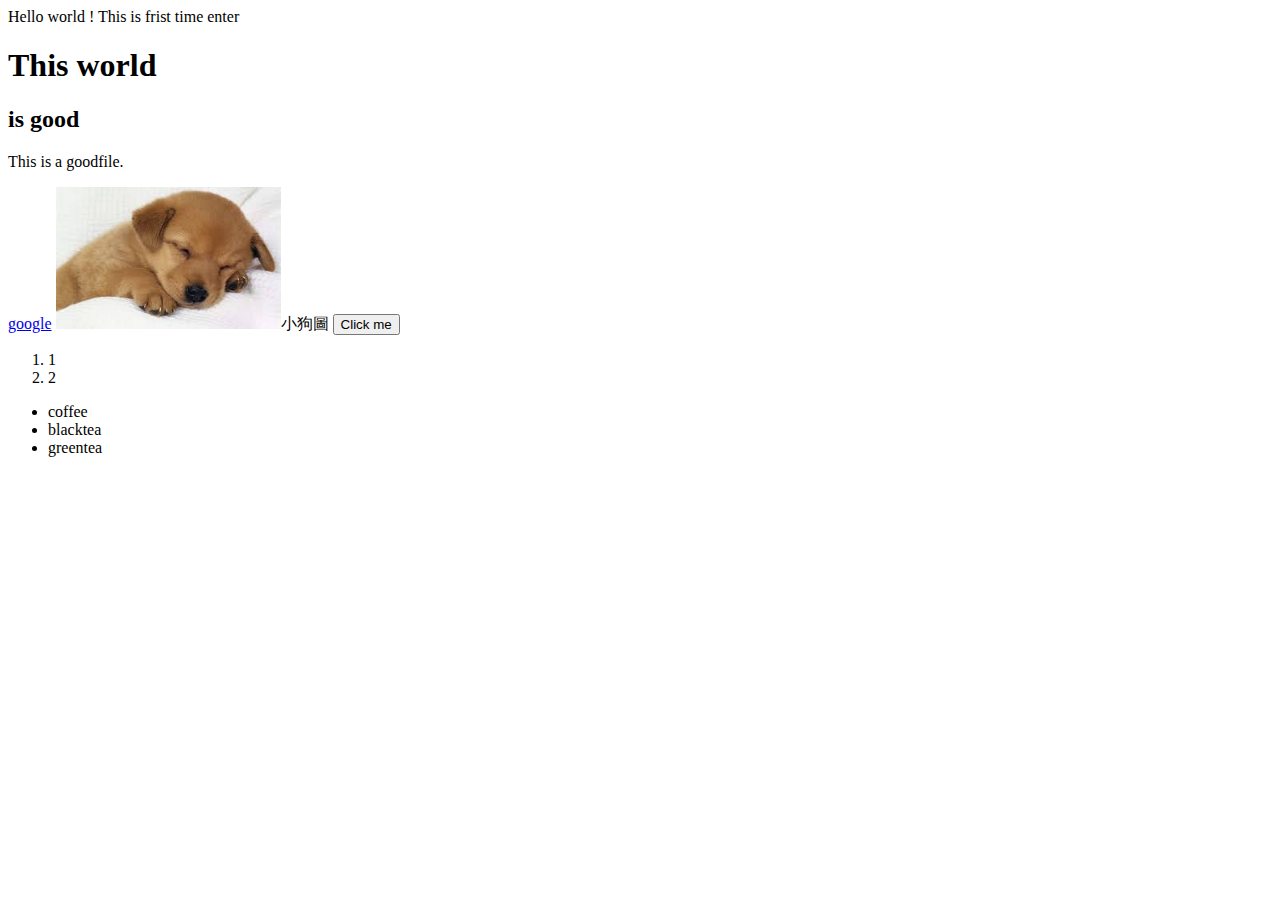
<file: ch5/EX1.html>
<!DOCTYPE html>
<html lang="en">
<head>
    <meta charset="UTF-8">
    <meta name="viewport" content="width=device-width, initial-scale=1.0">
    <meta http-equiv="X-UA-Compatible" content="ie=edge">
    <title>我的PHP課程練習</title>

</head>
<body>
    Hello world !
    This is frist time enter
    <h1>This world</h1>
    <h2>is good</h2>
    <p>This is a goodfile.</p>
    <a href="https://www.google.com">google</a>
    <img src="[data-uri]" alt="Hello World" width="225" height="142">小狗圖</img>
    <button>Click me</button>
    <ol>
        <li>1</li>
        <li>2</li>
    </ol>
    <ul>
        <li>coffee</li>
        <li>blacktea</li>
        <li>greentea</li>
    </ul>

</body>
</html>
</file>
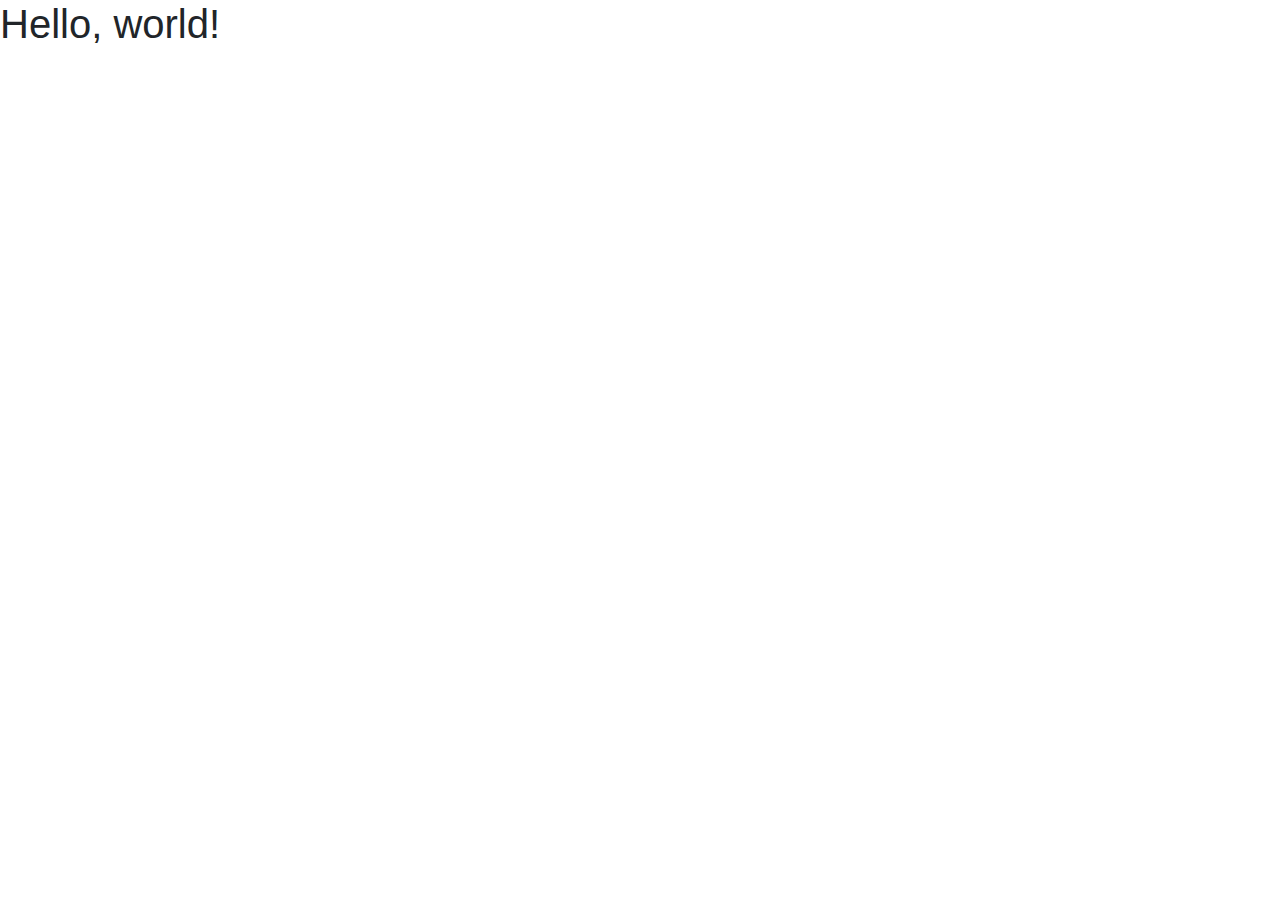
<file: ch5/hello.html>
<!doctype html>
<html lang="en">
<head>
    <!-- Required meta tags -->
    <meta charset="utf-8">
    <!-- Responsive meta tag -->
    <meta name="viewport" content="width=device-width, initial-scale=1, shrink-to-fit=no">

    <!-- Bootstrap CSS -->
    <link rel="stylesheet" href="https://stackpath.bootstrapcdn.com/bootstrap/4.3.1/css/bootstrap.min.css" integrity="sha384-ggOyR0iXCbMQv3Xipma34MD+dH/1fQ784/j6cY/iJTQUOhcWr7x9JvoRxT2MZw1T" crossorigin="anonymous">

    <title>Hello, world!</title>
</head>
<body>
    <h1>Hello, world!</h1>

    <!-- Optional JavaScript -->
    <!-- jQuery first, then Popper.js, then Bootstrap JS -->
    <script src="https://code.jquery.com/jquery-3.3.1.slim.min.js" integrity="sha384-q8i/X+965DzO0rT7abK41JStQIAqVgRVzpbzo5smXKp4YfRvH+8abtTE1Pi6jizo" crossorigin="anonymous"></script>
    <script src="https://cdnjs.cloudflare.com/ajax/libs/popper.js/1.14.7/umd/popper.min.js" integrity="sha384-UO2eT0CpHqdSJQ6hJty5KVphtPhzWj9WO1clHTMGa3JDZwrnQq4sF86dIHNDz0W1" crossorigin="anonymous"></script>
    <script src="https://stackpath.bootstrapcdn.com/bootstrap/4.3.1/js/bootstrap.min.js" integrity="sha384-JjSmVgyd0p3pXB1rRibZUAYoIIy6OrQ6VrjIEaFf/nJGzIxFDsf4x0xIM+B07jRM" crossorigin="anonymous"></script>
</body>
</html>
</file>
